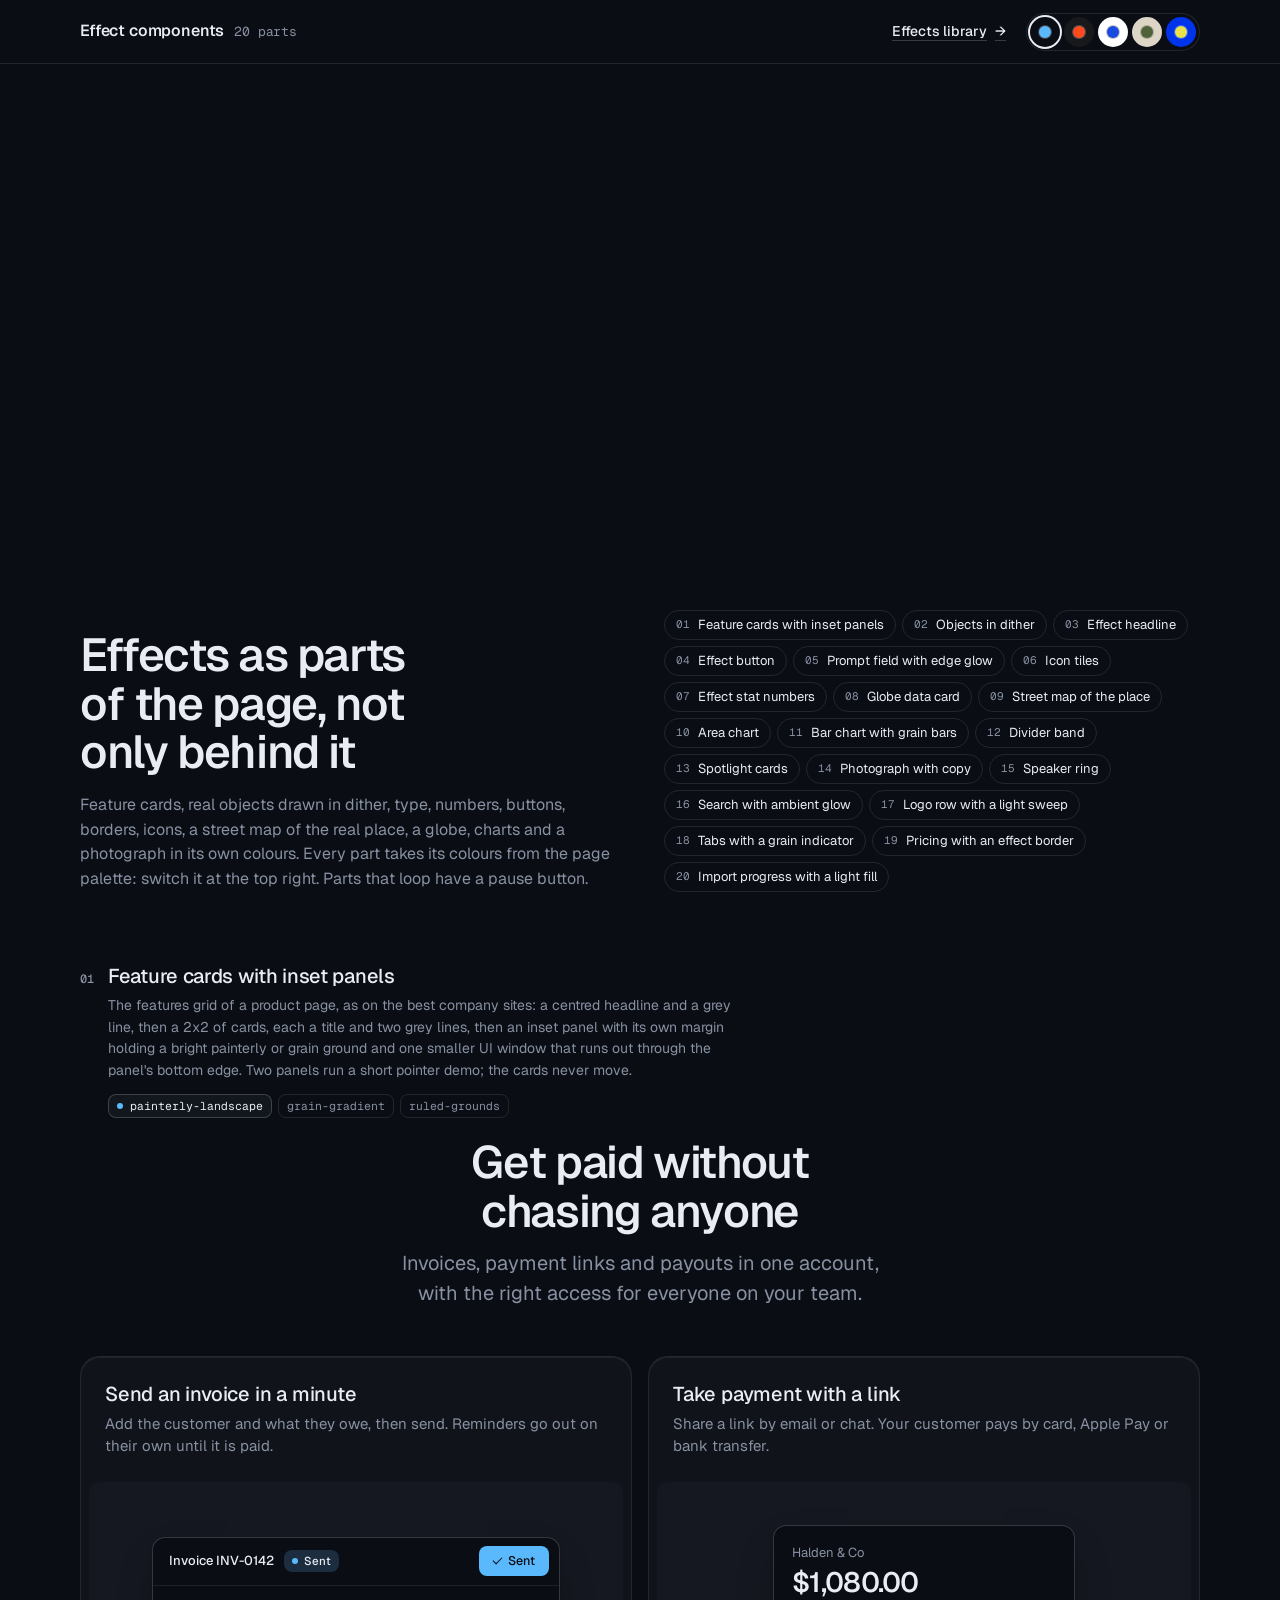
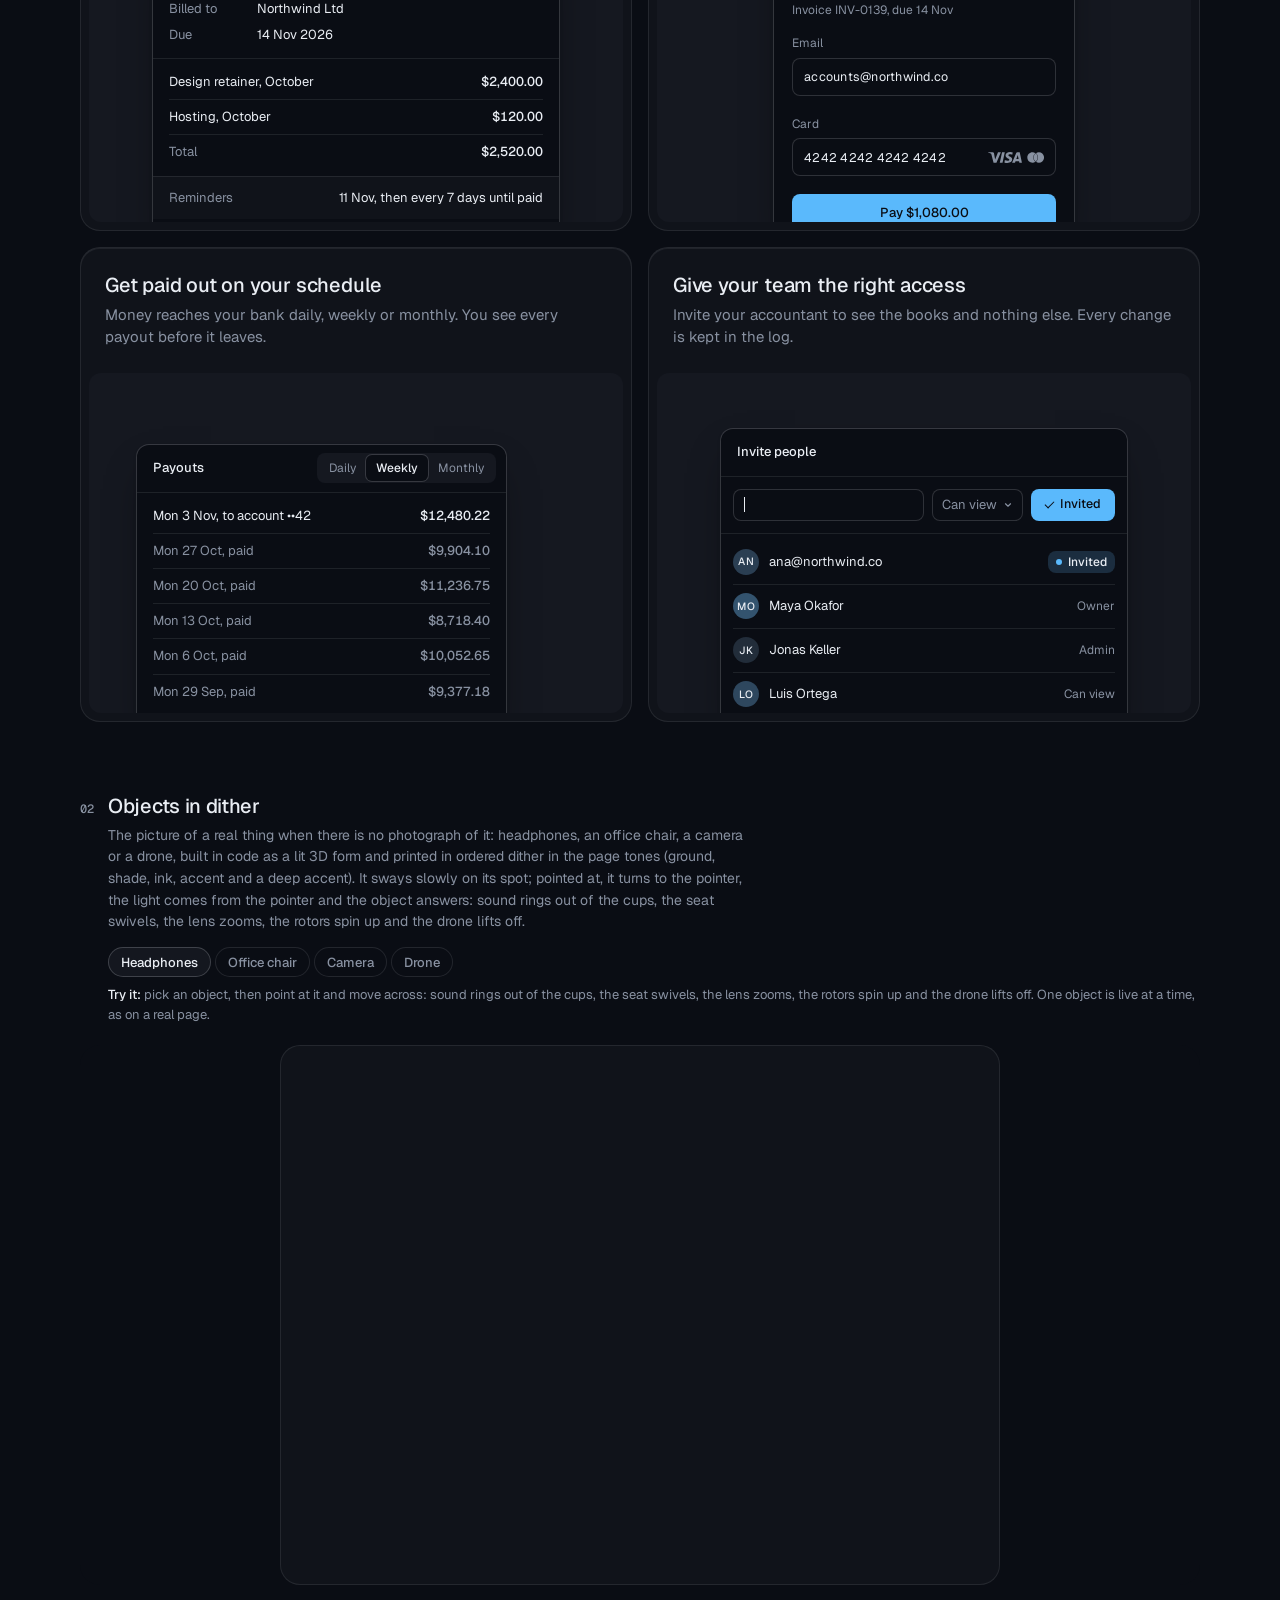
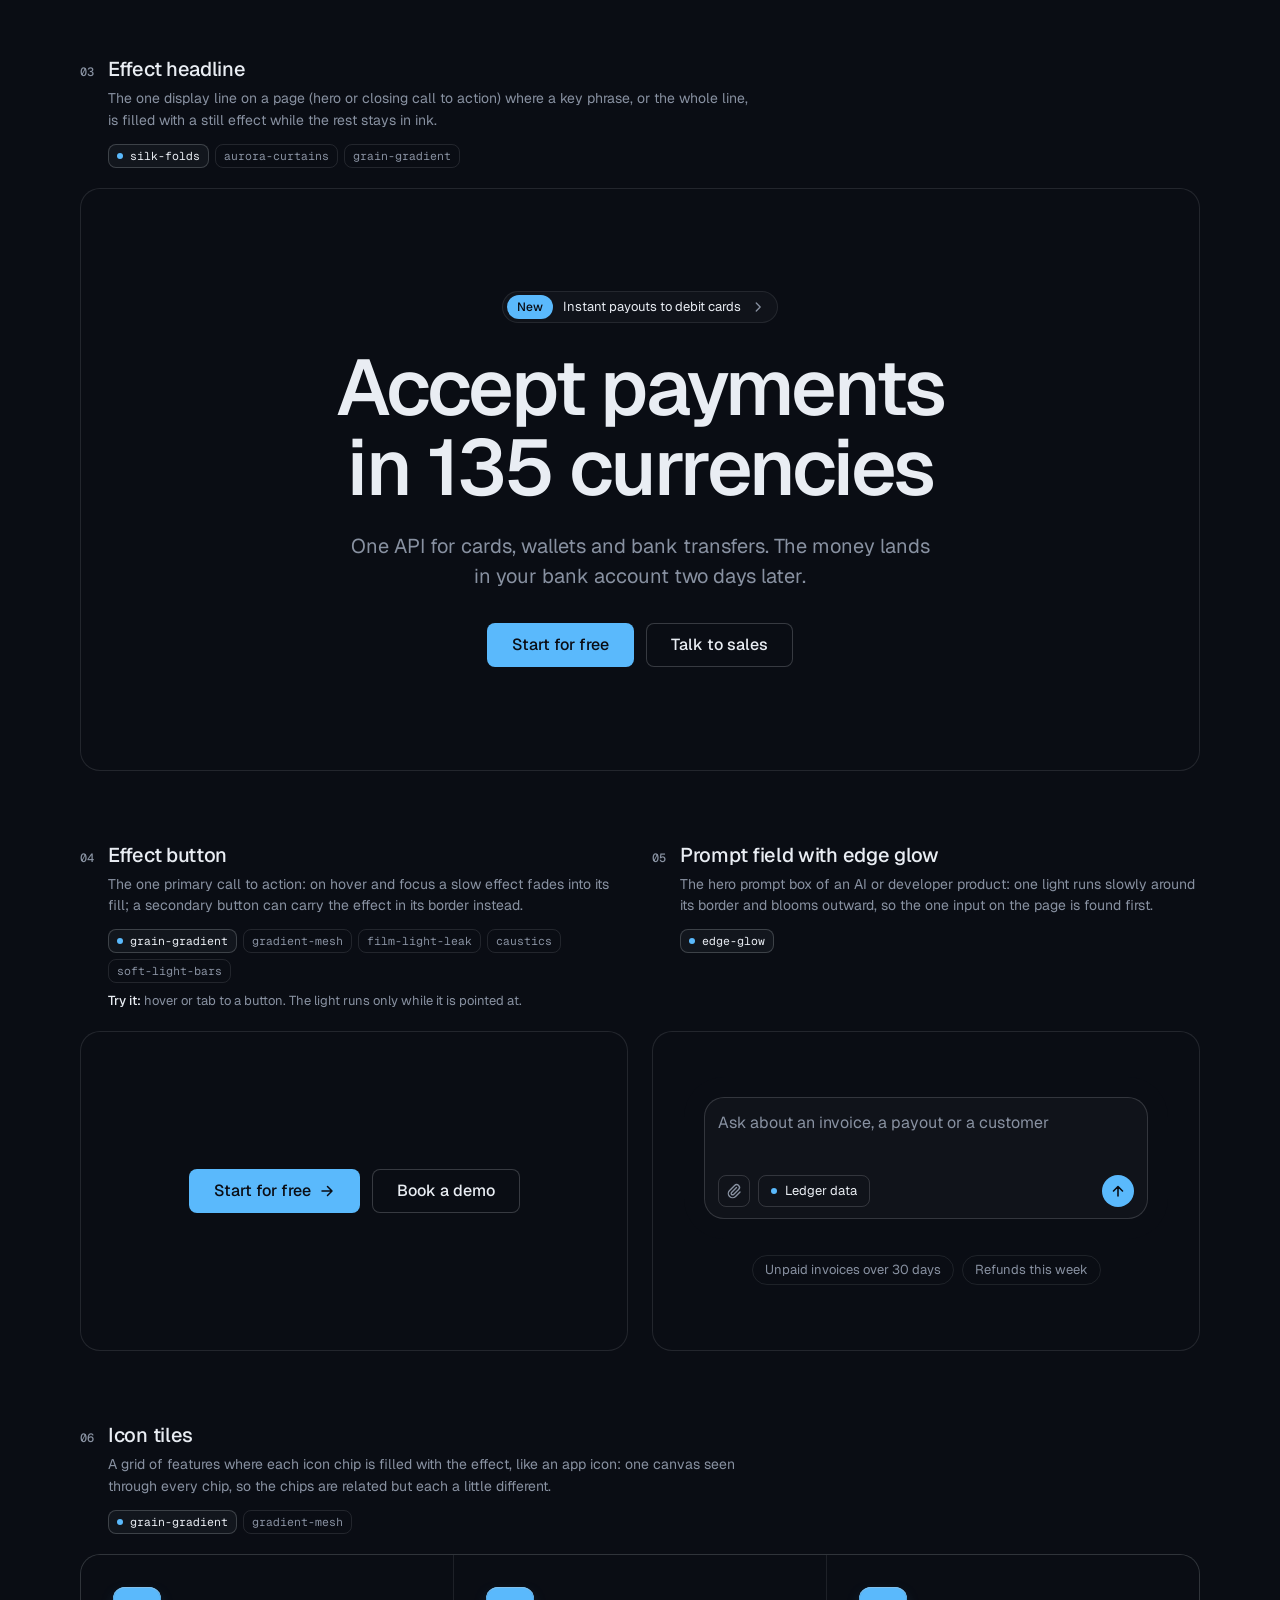
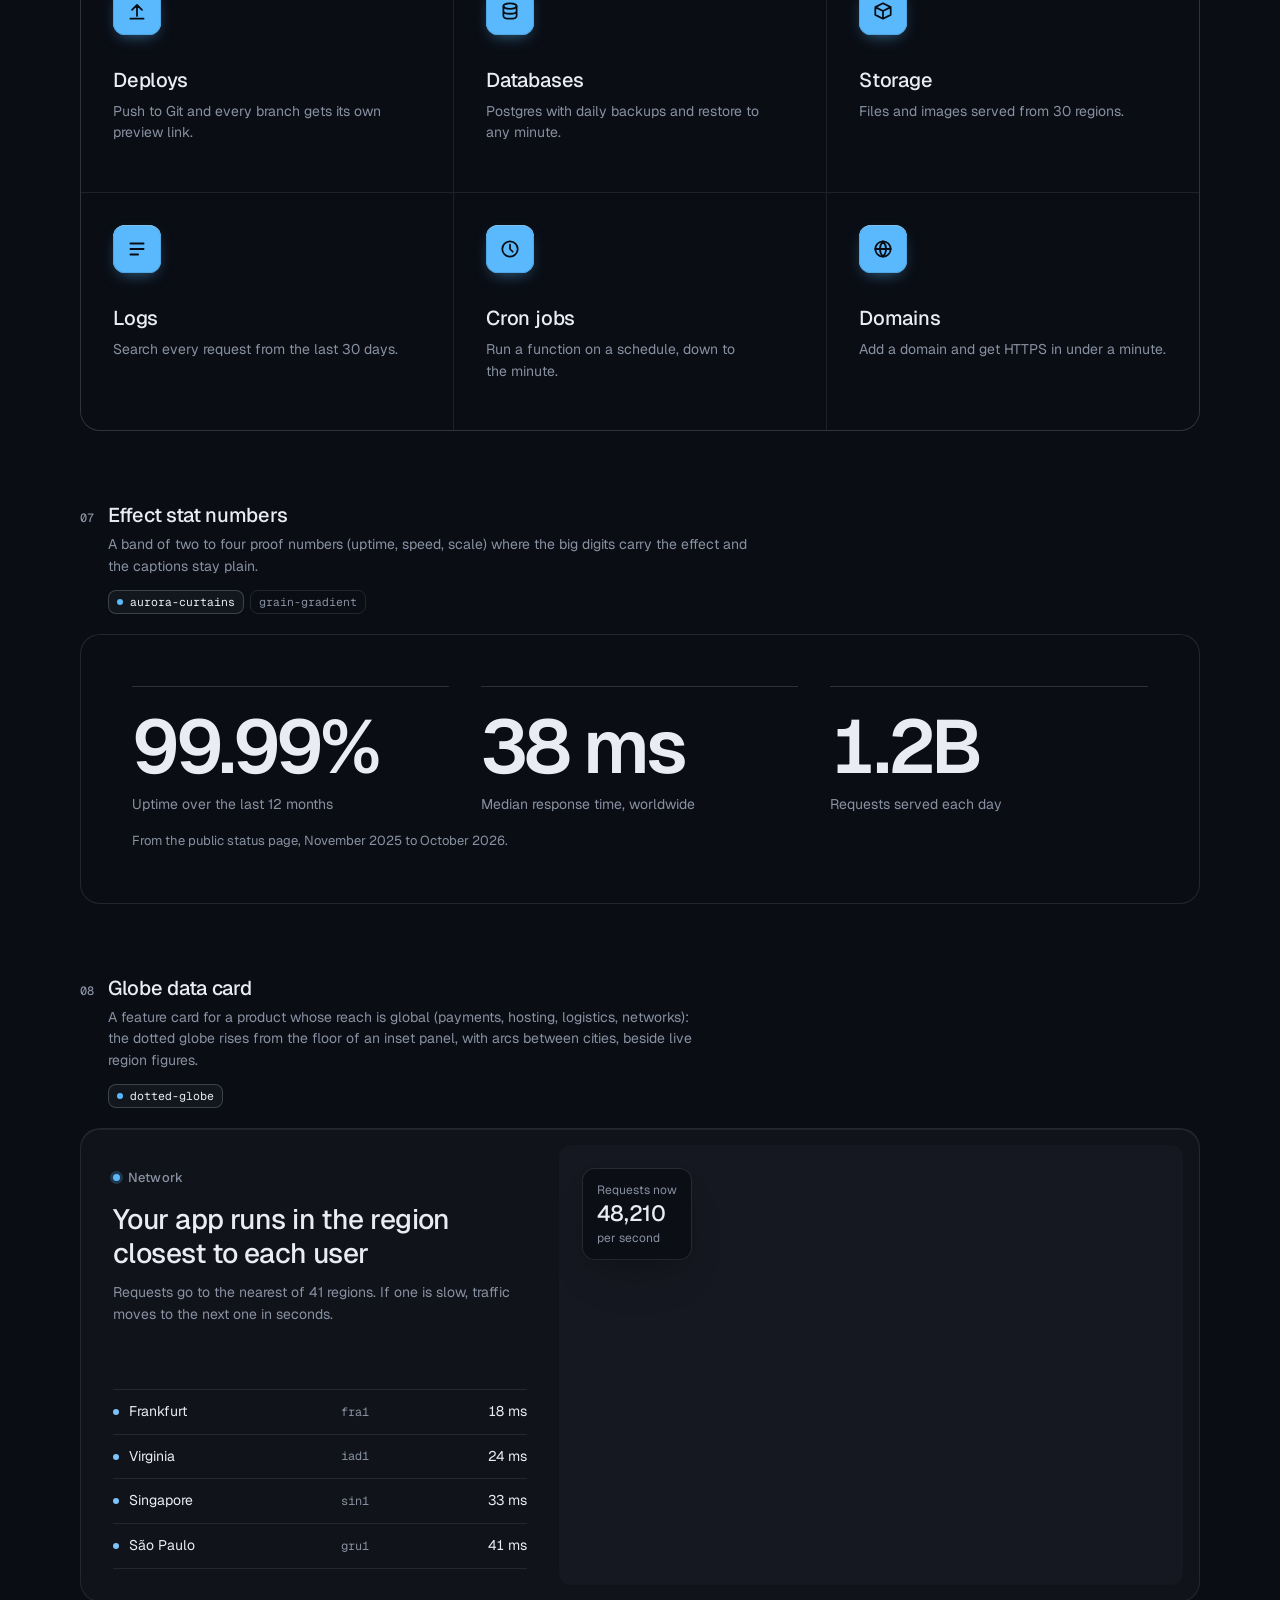
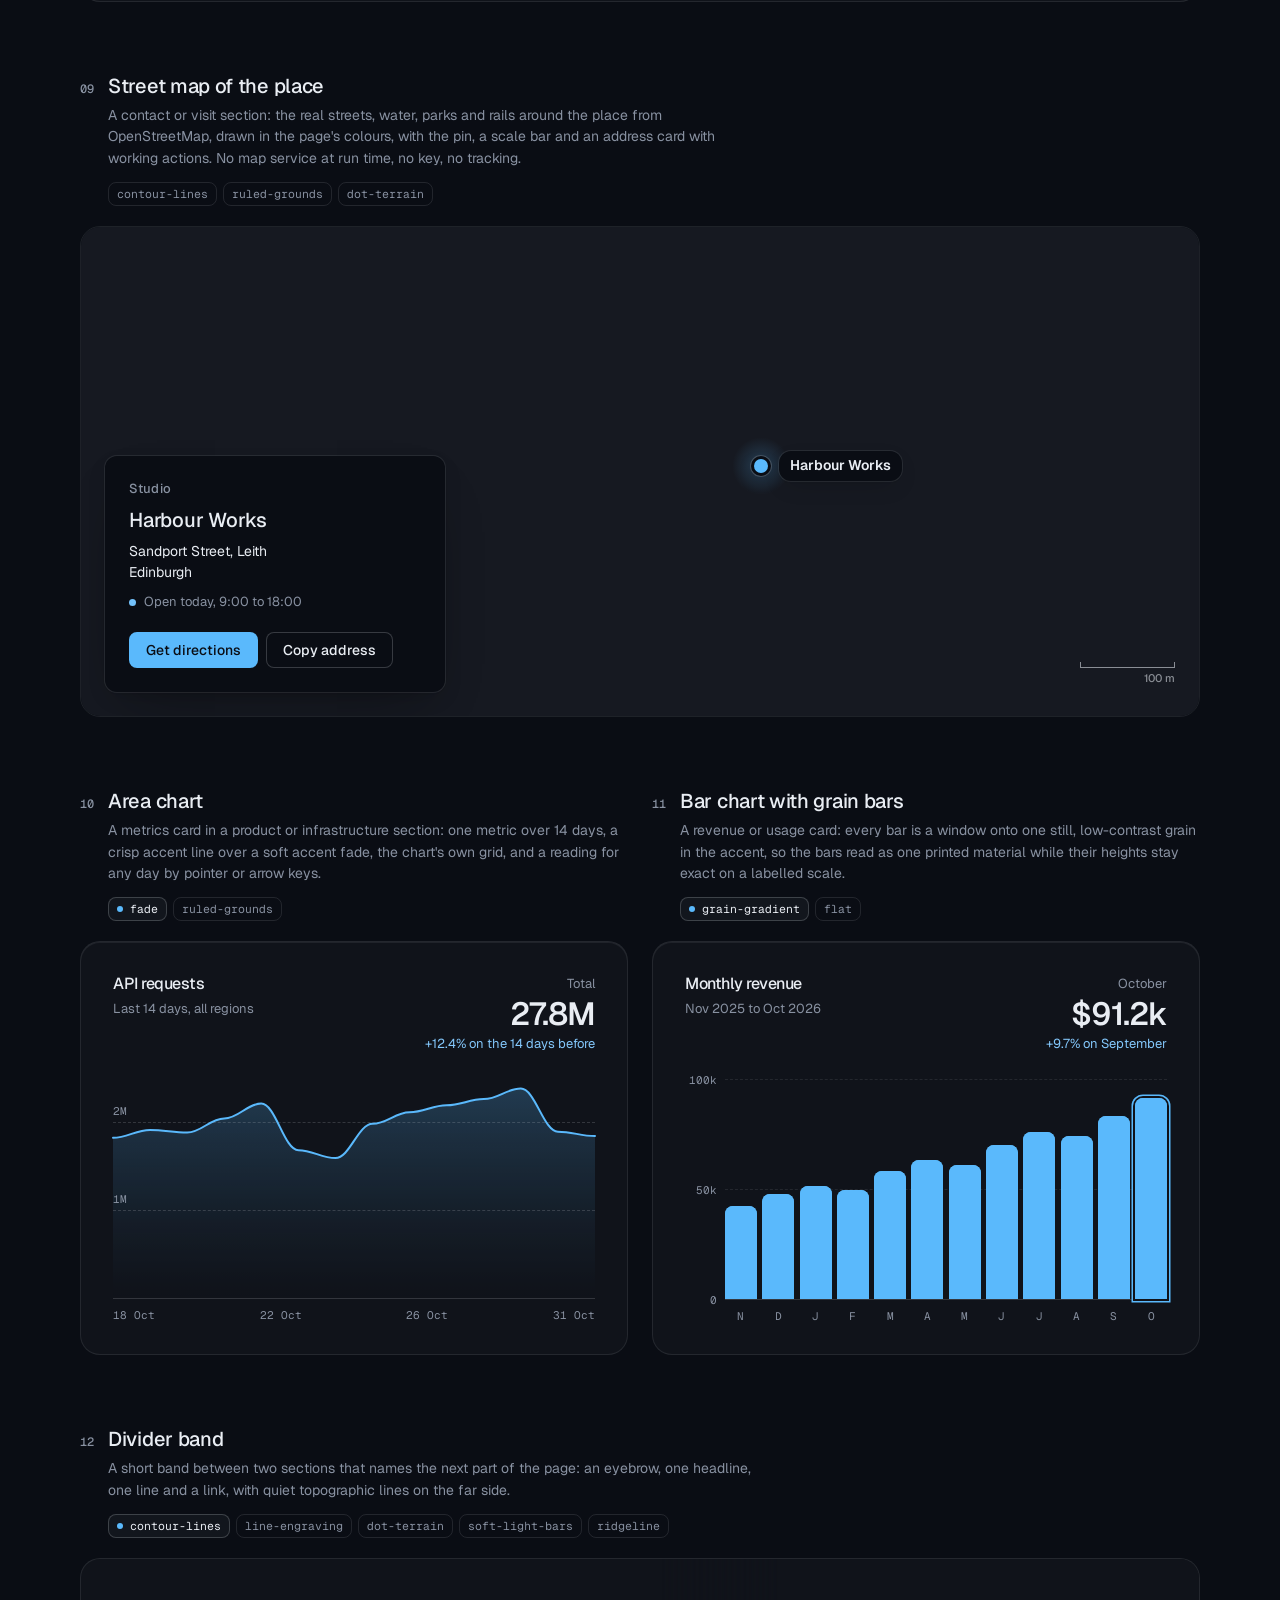
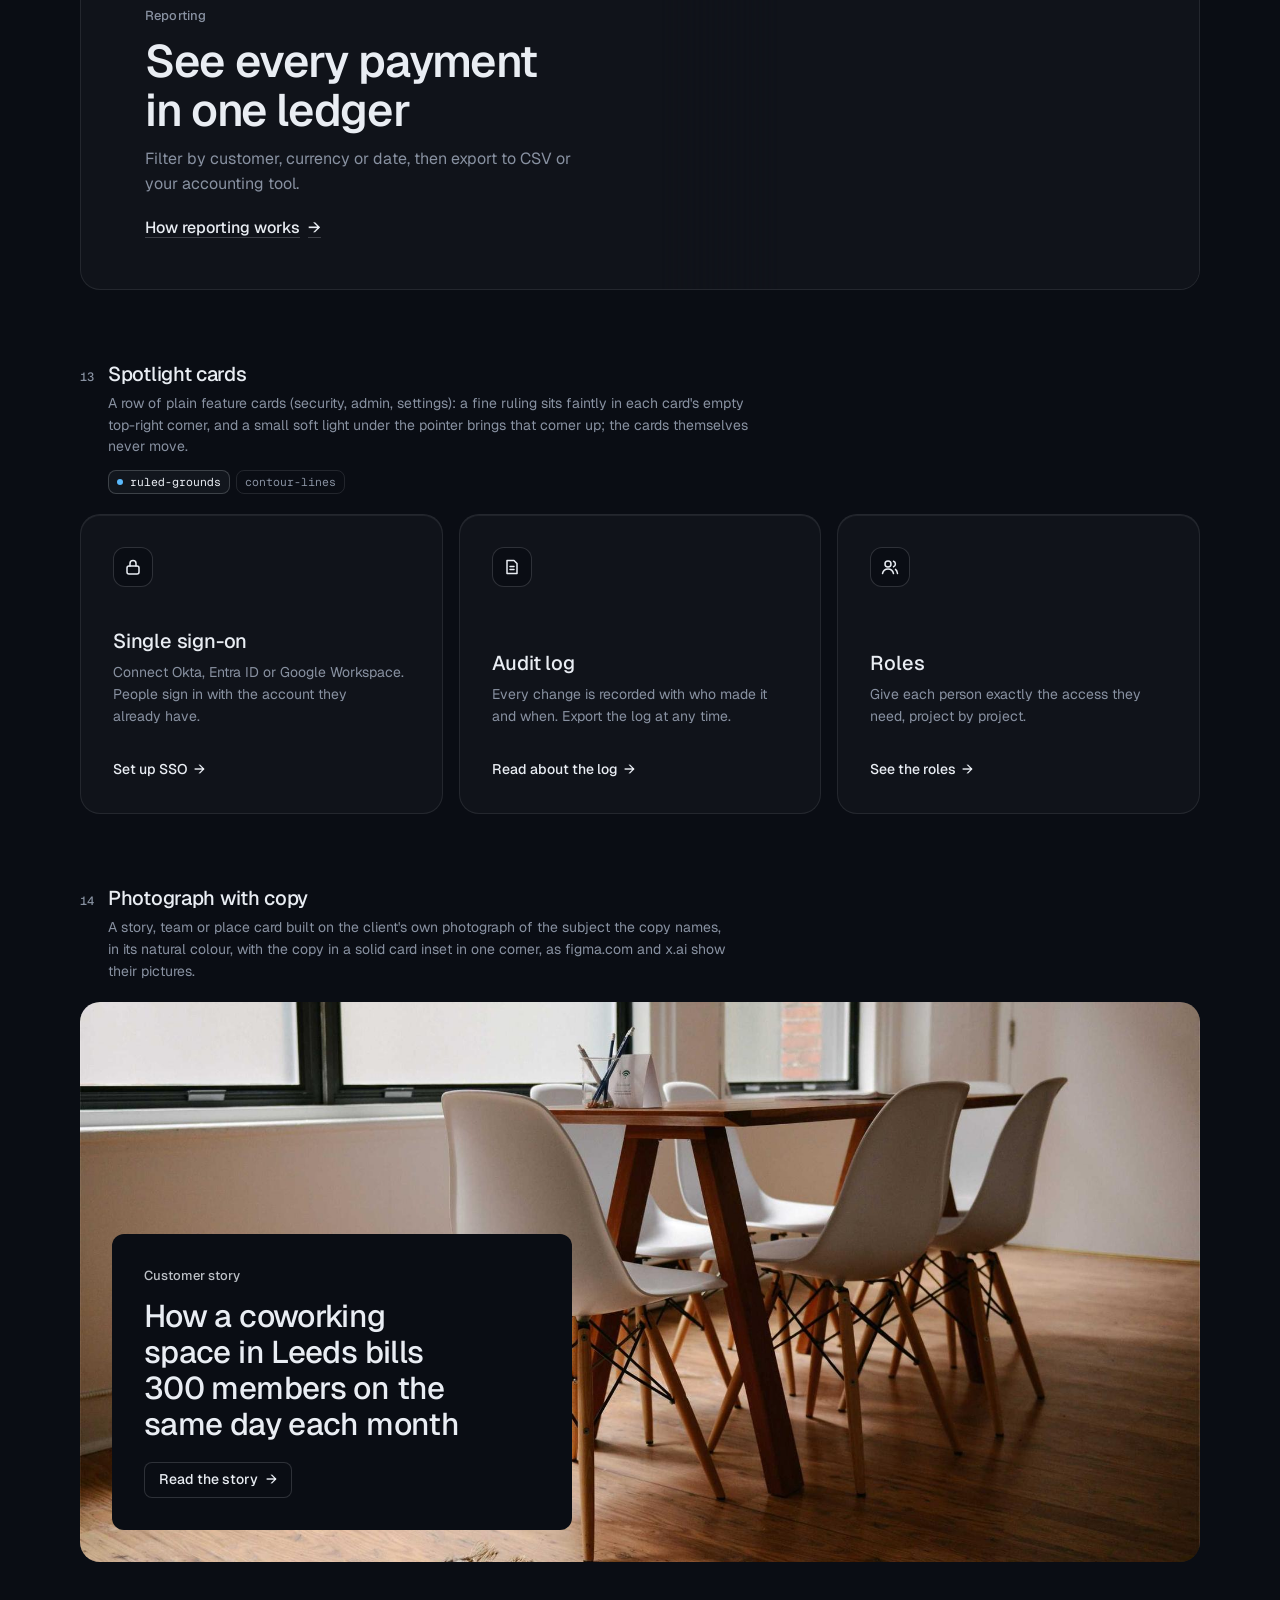
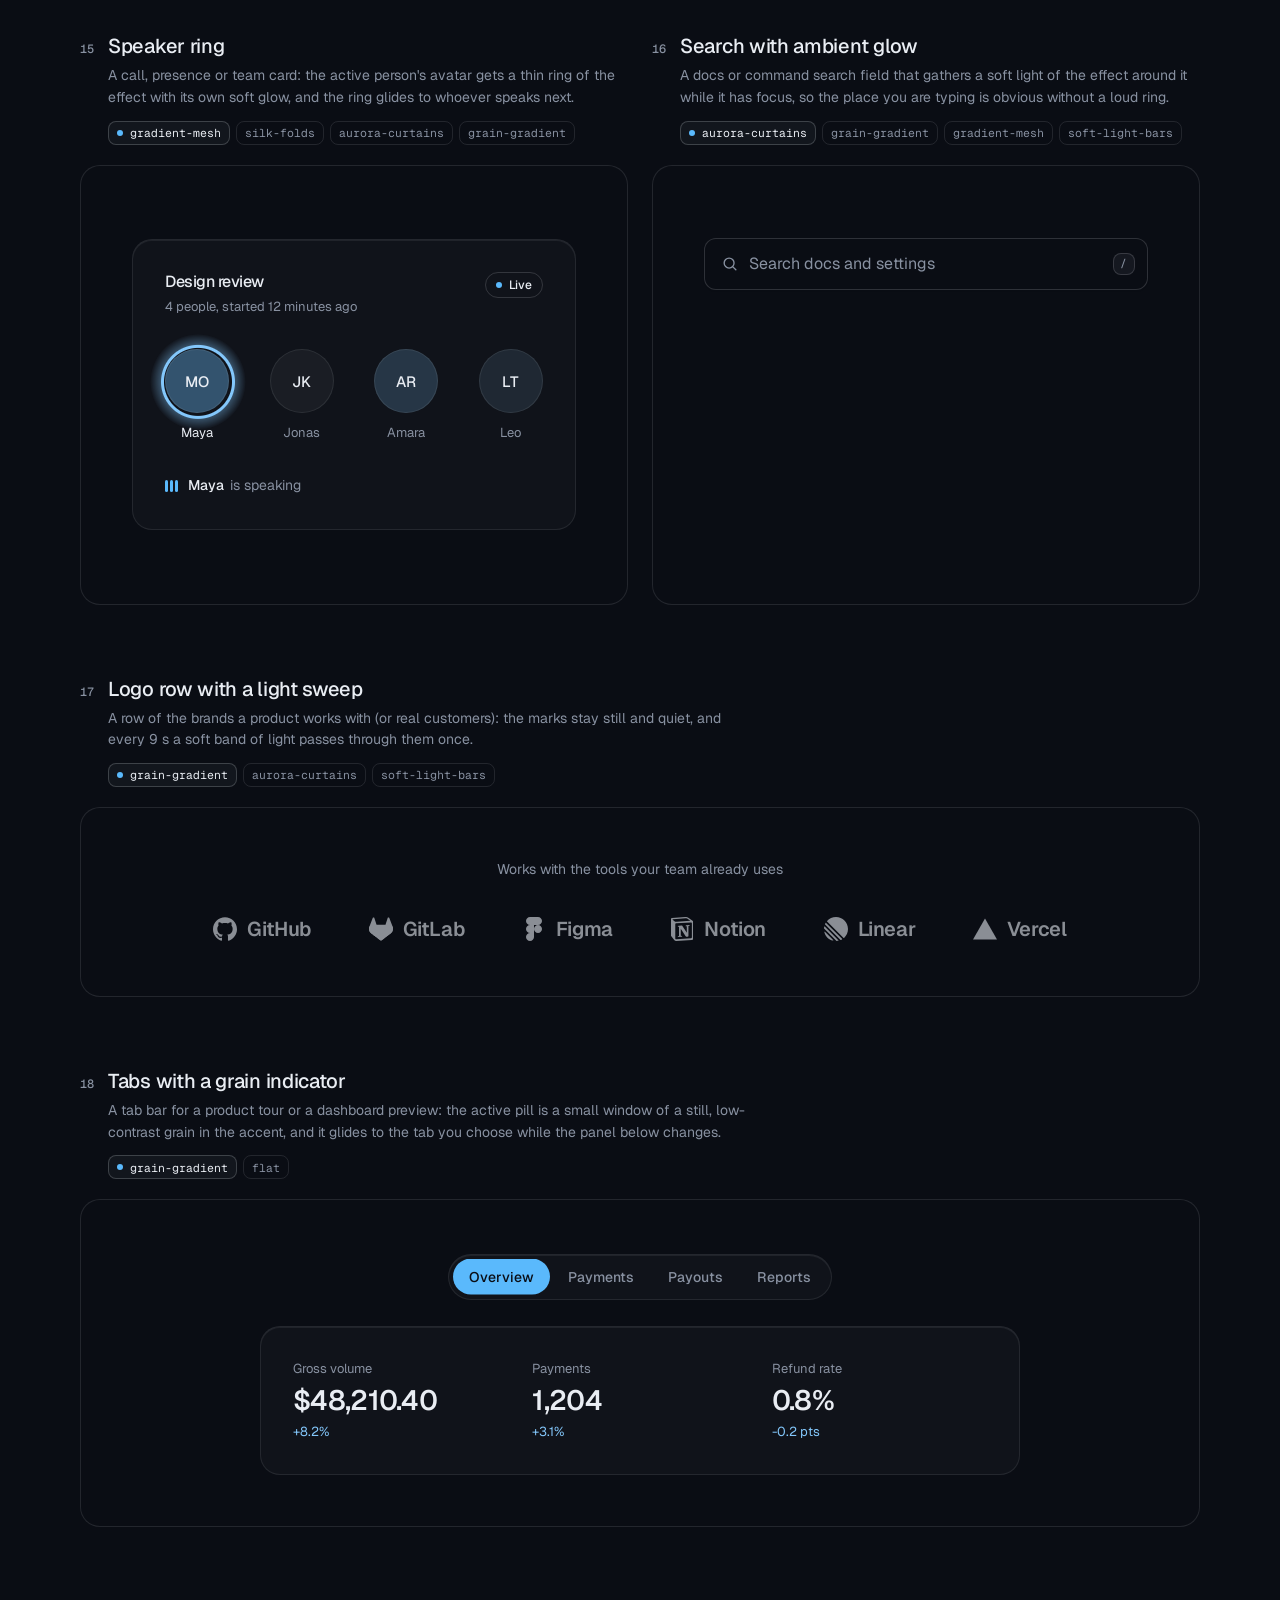
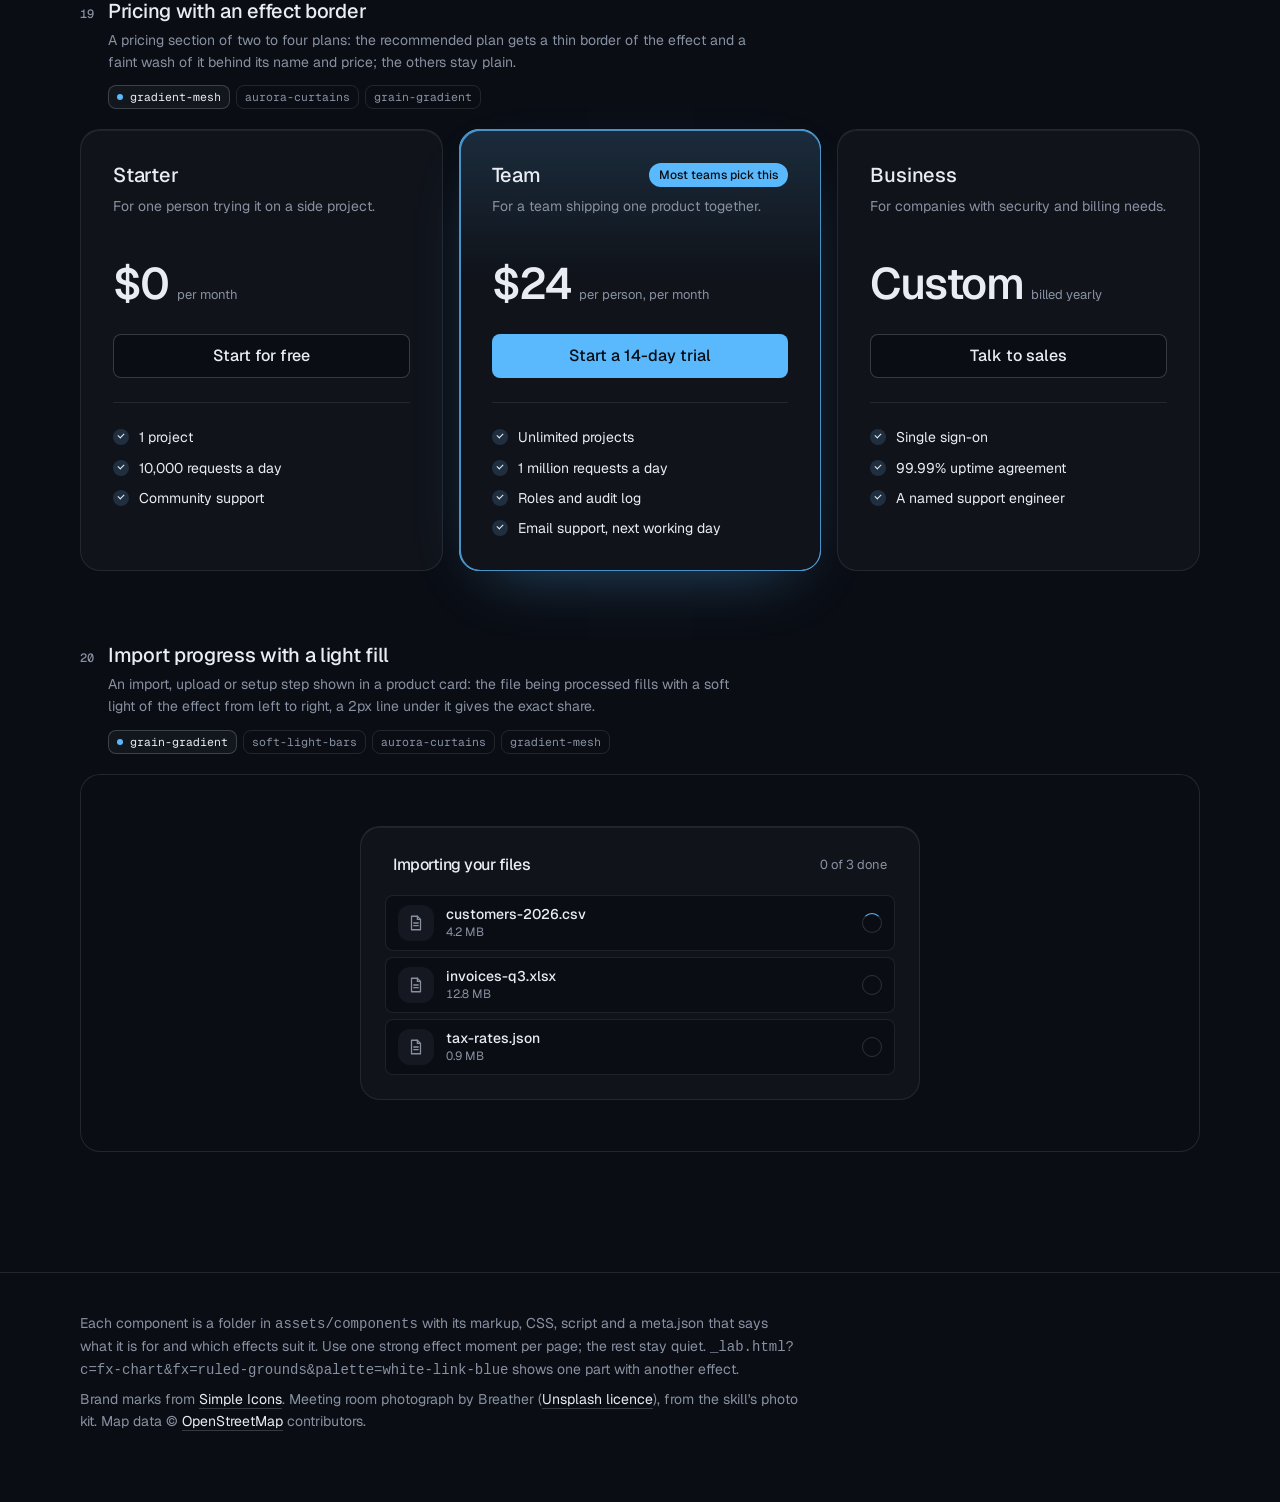
<file: skills/design-taste-frontend/assets/components/index.html>
<!doctype html>
<html lang="en" data-radius="soft">
<head>
<script>window.__tpGlMax = 16;   /* a gallery shows many live effects at once; a page of a site keeps the default 4 (fx.js) */</script>
<meta charset="utf-8">
<meta name="viewport" content="width=device-width, initial-scale=1">
<title>Effect components</title>
<link rel="preconnect" href="https://fonts.googleapis.com">
<link rel="preconnect" href="https://fonts.gstatic.com" crossorigin>
<link href="https://fonts.googleapis.com/css2?family=Geist:wght@100..900&family=Geist+Mono:wght@400..600&display=swap" rel="stylesheet">
<link rel="stylesheet" href="../system.css">
<link rel="stylesheet" href="./base.css">
<style>
  :root {
    --font-display: "Geist", system-ui, sans-serif;
    --font-text: "Geist", system-ui, sans-serif;
    --font-mono: "Geist Mono", ui-monospace, monospace;
    --display-weight: 560;
    --display-tracking: -0.03em;
    --container: 1200px;
  }
  body { min-height: 100vh; }
  .top {
    position: sticky; top: 0; z-index: 50; height: 64px; background: var(--bg);
    border-bottom: 1px solid var(--line);
  }
  .top .container { height: 100%; display: flex; align-items: center; justify-content: space-between; gap: 16px; }
  .brand { display: flex; align-items: center; gap: 10px; font-weight: 560; letter-spacing: -0.01em; }
  .brand small { font: 400 13px/1 var(--font-mono); color: var(--muted); }
  .top nav { display: flex; align-items: center; gap: 20px; }
  .top nav a.link { font-size: 14px; }
  .swatches { display: flex; gap: 4px; padding: 3px; border: 1px solid var(--line); border-radius: 999px; background: var(--bg); }
  .swatches button {
    width: 30px; height: 30px; border-radius: 999px; border: 0; padding: 0; cursor: pointer; position: relative;
    background: var(--sw-bg);
  }
  .swatches button::after {
    content: ""; position: absolute; inset: 9px; border-radius: 999px; background: var(--sw-accent);
    box-shadow: 0 0 0 1px color-mix(in oklab, var(--sw-ink) 25%, transparent);
  }
  .swatches button[aria-pressed="true"] { box-shadow: 0 0 0 2px var(--ink); }
  .swatches button:focus-visible { outline-offset: 3px; }

  .intro { padding-block: 64px 40px; display: grid; grid-template-columns: minmax(0, 6fr) minmax(0, 6fr); gap: 48px; align-items: end; }
  .intro h1 { font-size: clamp(34px, 2.2vw + 18px, 52px); line-height: 1.05; max-width: 15ch; }
  .intro p { margin-top: 16px; color: var(--muted); font-size: var(--t-body); line-height: 1.55; max-width: 52ch; }
  .index { display: flex; flex-wrap: wrap; gap: 6px; justify-content: flex-start; }
  @media (max-width: 1023px) { .intro { grid-template-columns: minmax(0, 1fr); gap: 28px; } }
  .index a {
    display: inline-flex; align-items: center; gap: 8px; height: 30px; padding: 0 11px; border-radius: 999px;
    border: 1px solid var(--line); font-size: 13px; color: var(--ink);
    transition: border-color var(--dur) var(--ease), background-color var(--dur) var(--ease);
  }
  .index a span { font-family: var(--font-mono); font-size: 11px; color: var(--muted); }
  .index a:hover { border-color: var(--line-strong); background: color-mix(in oklab, var(--ink) 4%, var(--bg)); }

  /* every part spans two rows of the list (its notes, its stage) as a subgrid, so the two parts of a
     half-width pair share one notes height and one stage height: their stages start and end level */
  .list { display: grid; grid-template-columns: repeat(2, minmax(0, 1fr)); column-gap: 24px; row-gap: 0; padding-bottom: 120px; }
  .sc { grid-column: 1 / -1; grid-row: span 2; display: grid; grid-template-rows: subgrid; row-gap: 20px; min-width: 0; scroll-margin-top: 88px; padding-top: 72px; }
  .sc:first-child { padding-top: 0; }
  .sc.is-half { grid-column: auto; }
  .sc.is-half .sc__stage:not(.is-center) { display: grid; }
  .sc__meta { display: grid; grid-template-columns: auto 1fr; column-gap: 14px; row-gap: 6px; align-items: baseline; align-content: start; }
  .sc__note { grid-column: 2; margin: 2px 0 0; font-size: 13px; color: var(--muted); }
  .sc__note::before { content: "Try it: "; color: var(--ink); font-weight: 500; }
  .sc__no { font: 500 12px/1 var(--font-mono); color: var(--muted); padding-top: 2px; }
  .sc__name { font: 500 20px/1.25 var(--font-text); letter-spacing: -0.015em; margin: 0; }
  .sc__for { grid-column: 2; color: var(--muted); font-size: 14px; line-height: 1.55; max-width: 72ch; margin: 0; }
  .sc__fx { grid-column: 2; display: flex; flex-wrap: wrap; gap: 6px; margin-top: 6px; }
  .sc__fx li {
    font: 400 11.5px/1 var(--font-mono); color: var(--muted); height: 24px; display: inline-flex; align-items: center;
    padding: 0 8px; border-radius: var(--r-sm); border: 1px solid var(--line);
  }
  .sc__fx li.is-on { color: var(--ink); border-color: var(--line-strong); background: color-mix(in oklab, var(--ink) 5%, var(--bg)); }
  .sc__fx li.is-on::before { content: ""; width: 6px; height: 6px; border-radius: 99px; background: var(--accent); margin-right: 7px; }
  .sc__stage {
    position: relative; min-width: 0; border: 1px solid var(--line); border-radius: var(--r-lg);
    padding: clamp(20px, 4vw, 56px); background: var(--bg);
  }
  .sc__stage.is-tall { padding-block: clamp(56px, 8vw, 120px); }
  .sc__stage.is-flush { padding: 0; border: 0; }
  .sc__stage.is-center { display: grid; place-items: center; min-height: 320px; }
  /* one object, at a size a page would give it */
  #fx-dither-object .sc__stage { display: grid; justify-items: center; }
  #fx-dither-object .cx-obj { width: min(100%, 720px); }
  .sc__pick { grid-column: 2; display: flex; flex-wrap: wrap; gap: 4px; margin-top: 8px; }
  .sc__pick button {
    height: 30px; padding: 0 12px; border-radius: 999px; border: 1px solid var(--line); background: var(--bg);
    font: 500 13px/1 var(--font-text); color: var(--muted); cursor: pointer;
  }
  .sc__pick button:hover { color: var(--ink); border-color: var(--line-strong); }
  .sc__pick button[aria-pressed="true"] { color: var(--ink); border-color: var(--line-strong); background: color-mix(in oklab, var(--ink) 6%, var(--bg)); }
  /* the search list opens below its field: leave it room inside the frame */
  #fx-search .sc__stage { min-height: 440px; place-items: start center; padding-top: 72px; }
  .sc__stage:empty::after { content: "Loading"; color: var(--muted); font-size: 13px; }

  .foot { border-top: 1px solid var(--line); padding: 40px 0 64px; color: var(--muted); font-size: 14px; }
  .foot p { max-width: 80ch; margin: 0 0 8px; }
  .foot a { color: var(--ink); text-decoration: underline; text-decoration-color: var(--line-strong); text-underline-offset: 4px; }

  @media (max-width: 899px) {
    .list { grid-template-columns: minmax(0, 1fr); }
    .sc.is-half { grid-column: 1 / -1; }
    .top nav a.link { display: none; }
  }
  @media (max-width: 639px) {
    .intro { padding-block: 48px 32px; }
    .sc { padding-top: 48px; }
    .sc__meta { grid-template-columns: 1fr; }
    .sc__no { display: none; }
    .sc__for, .sc__fx, .sc__note, .sc__pick { grid-column: 1; }
    .sc__stage.is-center { min-height: 240px; }
    .brand small { display: none; }
  }
</style>
</head>
<body>
<header class="top">
  <div class="container">
    <div class="brand">Effect components <small id="count"></small></div>
    <nav aria-label="Palette and links">
      <a class="link" href="../effects/gallery.html">Effects library</a>
      <div class="swatches" id="swatches" role="group" aria-label="Page palette"></div>
    </nav>
  </div>
</header>

<main>
  <section class="intro container">
    <div>
      <h1>Effects as parts of the page, not only behind it</h1>
      <p id="lede">Feature cards, real objects drawn in dither, type, numbers, buttons, borders, icons, a street map of the real place, a globe, charts and a photograph in its own colours. Every part takes its colours from the page palette: switch it at the top right. Parts that loop have a pause button.</p>
    </div>
    <nav class="index" id="index" aria-label="Components"></nav>
  </section>
  <div class="container list" id="list"></div>
</main>

<footer class="foot">
  <div class="container">
    <p>Each component is a folder in <code>assets/components</code> with its markup, CSS, script and a meta.json that says what it is for and which effects suit it. Use one strong effect moment per page; the rest stay quiet. <code>_lab.html?c=fx-chart&amp;fx=ruled-grounds&amp;palette=white-link-blue</code> shows one part with another effect.</p>
    <p>Brand marks from <a href="https://simpleicons.org/">Simple Icons</a>. Meeting room photograph by Breather (<a href="https://unsplash.com/photos/DEdM9Vs6s8w">Unsplash licence</a>), from the skill's photo kit. Map data © <a href="https://www.openstreetmap.org/copyright">OpenStreetMap</a> contributors.</p>
  </div>
</footer>

<script type="module">
  import fx from '../effects/fx.js';

  // component id, layout and stage style, in page order
  const COMPONENTS = [
    { id: 'fx-feature-card', stage: 'is-flush' },
    { id: 'fx-dither-object', stage: 'is-flush', note: 'pick an object, then point at it and move across: sound rings out of the cups, the seat swivels, the lens zooms, the rotors spin up and the drone lifts off. One object is live at a time, as on a real page.' },
    { id: 'fx-headline', stage: 'is-tall' },
    { id: 'fx-button', half: true, stage: 'is-center', note: 'hover or tab to a button. The light runs only while it is pointed at.' },
    { id: 'fx-prompt', half: true, stage: 'is-center' },
    { id: 'fx-icon-tiles', stage: 'is-flush' },
    { id: 'fx-stat' },
    { id: 'fx-globe', stage: 'is-flush' },
    { id: 'fx-map', stage: 'is-flush' },
    { id: 'fx-chart', half: true, stage: 'is-flush' },
    { id: 'fx-bars', half: true, stage: 'is-flush' },
    { id: 'fx-band', stage: 'is-flush' },
    { id: 'fx-spotlight', stage: 'is-flush' },
    { id: 'fx-photo', stage: 'is-flush' },
    { id: 'fx-avatar', half: true, stage: 'is-center' },
    { id: 'fx-search', half: true, stage: 'is-center' },
    { id: 'fx-logos' },
    { id: 'fx-tabs' },
    { id: 'fx-pricing', stage: 'is-flush' },
    { id: 'fx-progress', stage: 'is-center' },
  ];

  const PALETTES = [
    { id: 'blue-black-cornflower', name: 'Night, cornflower', bg: '#0a0d14', surface: '#131824', ink: '#e9edf3', muted: '#8891a1', accent: '#5ab9fc', accentInk: '#0a0d14' },
    { id: 'graphite-safety-orange', name: 'Graphite, orange', bg: '#18191b', surface: '#222427', ink: '#eff0f1', muted: '#9c9ea3', accent: '#ff4a1f', accentInk: '#18191b' },
    { id: 'white-link-blue', name: 'White, blue', bg: '#ffffff', surface: '#f4f4f4', ink: '#111111', muted: '#6b6b6b', accent: '#1a4be0', accentInk: '#ffffff' },
    { id: 'moss-sand', name: 'Sand, moss', bg: '#ddd6c6', surface: '#d2cab8', ink: '#2a2a26', muted: '#59574e', accent: '#4f6238', accentInk: '#ffffff' },
    { id: 'cobalt-field', name: 'Cobalt field', bg: '#0034eb', surface: '#002fd6', ink: '#ffffff', muted: '#dfe4f2', accent: '#e9e34a', accentInk: '#111111' },
  ];

  const q = new URLSearchParams(location.search);
  if (q.has('time')) fx.setClock(+q.get('time'));
  if (q.has('fallback')) fx.config.forceFallback = true;
  const only = q.get('only') ? q.get('only').split(',') : null;
  const list = document.getElementById('list');
  const index = document.getElementById('index');
  const swatches = document.getElementById('swatches');

  /*
    The budget: a laptop's integrated GPU shares its memory with everything else, so this page never
    holds more than 4 live WebGL contexts. A part is started when it comes near the viewport and
    destroyed when it leaves it; still parts draw once and free their context; fx.js frees any idle
    off-screen context past 4. liveGL() counts the contexts that are open right now.
  */
  fx.config.maxLive = 4;
  const contexts = new Set();
  let peakGL = 0;
  const getContext = HTMLCanvasElement.prototype.getContext;
  HTMLCanvasElement.prototype.getContext = function (type, ...rest) {
    const c = getContext.call(this, type, ...rest);
    if (c && /webgl/i.test(type) && !contexts.has(c)) { contexts.add(c); peakGL = Math.max(peakGL, liveGL()); }
    return c;
  };
  function liveGL() {
    for (const c of contexts) if (c.isContextLost()) contexts.delete(c);
    return contexts.size;
  }

  // the dither object: one live at a time, switched here (a real page shows one object)
  const OBJECTS = {
    headphones: ['Headphones', 'Over-ear, wireless'],
    chair: ['Office chair', 'Swivel seat on five castors'],
    camera: ['Camera', 'Mirrorless, with a zoom lens'],
    drone: ['Drone', 'Four rotors and a camera'],
  };
  let object = OBJECTS[q.get('object')] ? q.get('object') : 'headphones';
  // print (ordered dither, the default) or studio (a smooth shaded render: no picker until it is anti-aliased; ?render=studio)
  let render = q.get('render') === 'studio' ? 'studio' : 'print';

  function applyPalette(p) {
    const c = fx.color;
    const action = c.contrast(p.accent, p.bg) >= 2.2 ? p.accent : p.ink;
    const actionInk = action === p.accent ? p.accentInk : p.bg;
    const s = document.documentElement.style;
    const set = (k, v) => s.setProperty(k, v);
    set('--p-bg', p.bg); set('--p-surface', p.surface); set('--p-ink', p.ink); set('--p-muted', p.muted);
    set('--p-accent', p.accent); set('--p-accent-ink', p.accentInk); set('--p-action', action); set('--p-action-ink', actionInk);
    document.documentElement.style.colorScheme = c.isDark(p.bg) ? 'dark' : 'light';
    for (const b of swatches.children) b.setAttribute('aria-pressed', String(b.dataset.id === p.id));
  }

  async function load(entry) {
    const base = `./${entry.id}/`;
    const [meta, html, mod] = await Promise.all([
      fetch(base + 'meta.json').then(r => (r.ok ? r.json() : null)),
      fetch(base + 'component.html').then(r => (r.ok ? r.text() : null)),
      import(base + 'component.js').catch(err => { console.warn(entry.id, err); return null; }),
    ]).catch(() => [null, null, null]);
    if (!meta || !html || !mod) return null;
    const link = document.createElement('link');
    link.rel = 'stylesheet';
    link.href = base + 'component.css';
    document.head.append(link);
    await new Promise(r => { link.onload = link.onerror = r; });
    return { ...entry, meta, html, mod };
  }

  function section(e, n) {
    const s = document.createElement('section');
    s.className = 'sc' + (e.half ? ' is-half' : '');
    s.id = e.id;
    const fxList = (e.meta.effects || []).map(id => `<li class="${id === e.meta.default ? 'is-on' : ''}">${id}</li>`).join('');
    const pick = e.id === 'fx-dither-object'
      ? `<div class="sc__pick" role="group" aria-label="Object">${Object.keys(OBJECTS).map(k => `<button type="button" data-object="${k}" aria-pressed="${k === object}">${OBJECTS[k][0]}</button>`).join('')}</div>`
      : '';
    s.innerHTML = `
      <div class="sc__meta">
        <span class="sc__no">${String(n).padStart(2, '0')}</span>
        <h2 class="sc__name">${e.meta.name}</h2>
        <p class="sc__for">${e.meta.for}</p>
        ${fxList ? `<ul class="sc__fx" aria-label="Effects that suit it">${fxList}</ul>` : ''}
        ${pick}
        ${e.note ? `<p class="sc__note">${e.note}</p>` : ''}
      </div>
      <div class="sc__stage ${e.stage || ''}"></div>`;
    return s;
  }

  // the markup is placed at once (the page keeps its full height); the scripts run only near the viewport
  function markup(e) {
    const stage = e.section.querySelector('.sc__stage');
    stage.innerHTML = e.html;
    if (e.id === 'fx-dither-object') {
      const fig = stage.querySelector('.cx-obj');
      fig.dataset.cxObject = object;
      if (render === 'studio') fig.dataset.cxRender = 'studio'; else delete fig.dataset.cxRender;
      fig.querySelector('.cx-obj__stage').removeAttribute('aria-label');
    }
    return stage;
  }
  function start(e) {
    if (e.ctrl) return;
    const stage = markup(e);
    try { e.ctrl = e.mod.default(stage.firstElementChild || stage) || { destroy() {} }; } catch (err) { console.error(e.id, err); e.ctrl = { destroy() {} }; }
  }
  function stop(e) {
    if (!e.ctrl) return;
    try { e.ctrl.destroy?.(); } catch (err) { console.warn(e.id, err); }
    fx.unmountAll(e.section);
    e.ctrl = null;
  }

  function setPalette(p, entries) {
    entries.forEach(stop);
    applyPalette(p);
    try { localStorage.setItem('cx-palette', p.id); } catch (_) {}
    requestAnimationFrame(() => entries.forEach(e => (e.near ? start(e) : markup(e))));
  }

  let saved = null;
  try { saved = localStorage.getItem('cx-palette'); } catch (_) {}
  const first = PALETTES.find(p => p.id === q.get('palette')) || PALETTES.find(p => p.id === saved) || PALETTES[0];
  for (const p of PALETTES) {
    const b = document.createElement('button');
    b.type = 'button';
    b.dataset.id = p.id;
    b.title = p.name;
    b.setAttribute('aria-label', p.name);
    b.style.setProperty('--sw-bg', p.bg);
    b.style.setProperty('--sw-accent', p.accent);
    b.style.setProperty('--sw-ink', p.ink);
    swatches.append(b);
  }
  applyPalette(first);

  const wanted = COMPONENTS.filter(c => !only || only.includes(c.id));
  const entries = (await Promise.all(wanted.map(load))).filter(Boolean);
  document.getElementById('count').textContent = `${entries.length} parts`;
  entries.forEach((e, i) => {
    e.section = section(e, i + 1);
    list.append(e.section);
    markup(e);
    const a = document.createElement('a');
    a.href = '#' + e.id;
    a.innerHTML = `<span>${String(i + 1).padStart(2, '0')}</span>${e.meta.name}`;
    index.append(a);
  });
  await document.fonts.ready;
  const near = new IntersectionObserver(seen => {
    for (const en of seen) {
      const e = entries.find(x => x.section === en.target);
      if (!e) continue;
      e.near = en.isIntersecting;
      if (e.near) start(e); else stop(e);
    }
  }, { rootMargin: '10% 0px' });
  entries.forEach(e => near.observe(e.section));
  setTimeout(() => { document.documentElement.dataset.ready = '1'; }, 1500);

  swatches.addEventListener('click', ev => {
    const b = ev.target.closest('button');
    if (!b) return;
    const p = PALETTES.find(x => x.id === b.dataset.id);
    if (p) setPalette(p, entries);
  });
  list.addEventListener('click', ev => {
    const b = ev.target.closest('[data-object], [data-render]');
    if (!b || !(OBJECTS[b.dataset.object] || b.dataset.render)) return;
    if (b.dataset.render) render = b.dataset.render; else object = b.dataset.object;
    b.parentElement.querySelectorAll('button').forEach(x => x.setAttribute('aria-pressed', String(x === b)));
    const e = entries.find(x => x.id === 'fx-dither-object');
    stop(e);
    if (e.near) start(e); else markup(e);
  });
  window.__cx = {
    entries,
    setPalette: id => setPalette(PALETTES.find(p => p.id === id), entries),
    setObject: k => list.querySelector(`[data-object="${k}"]`)?.click(),
    gl: () => ({ live: liveGL(), peak: peakGL, started: entries.filter(e => e.ctrl).map(e => e.id) }),
  };
</script>

</body>
</html>
</file>
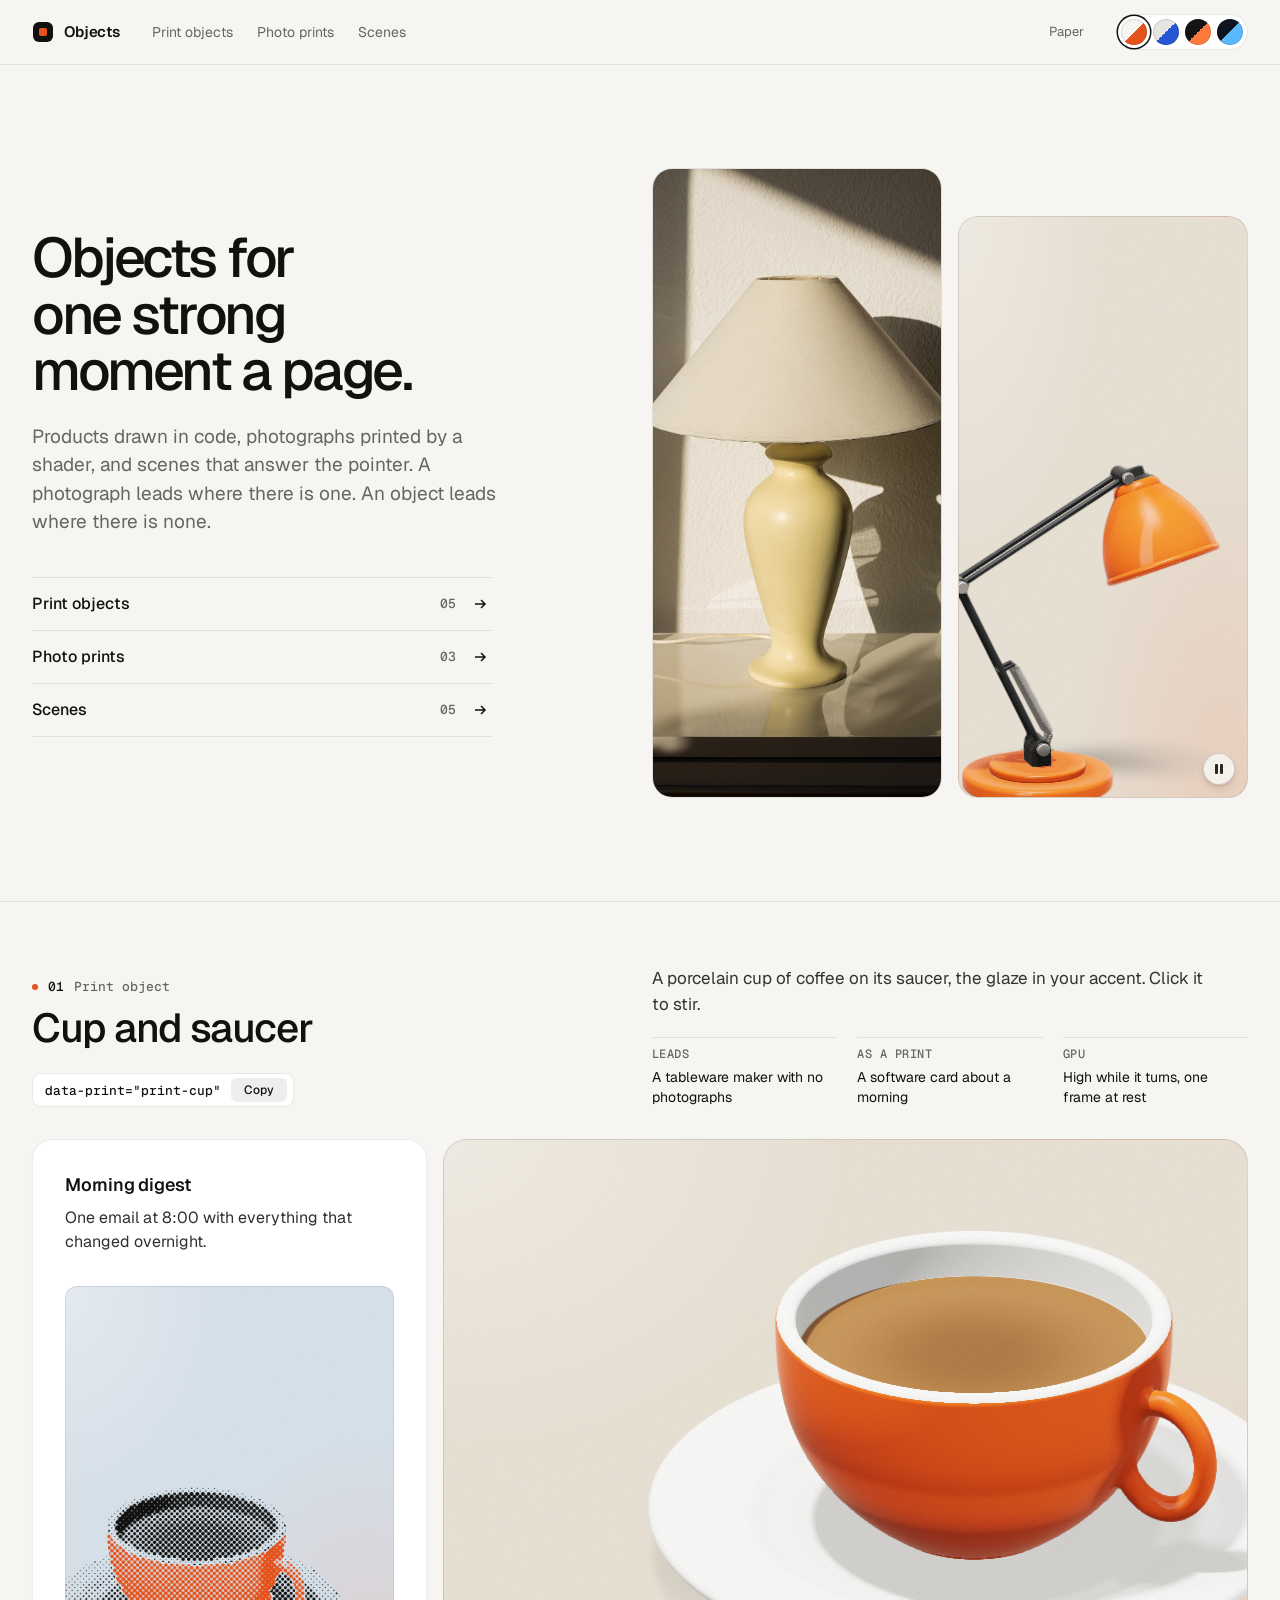
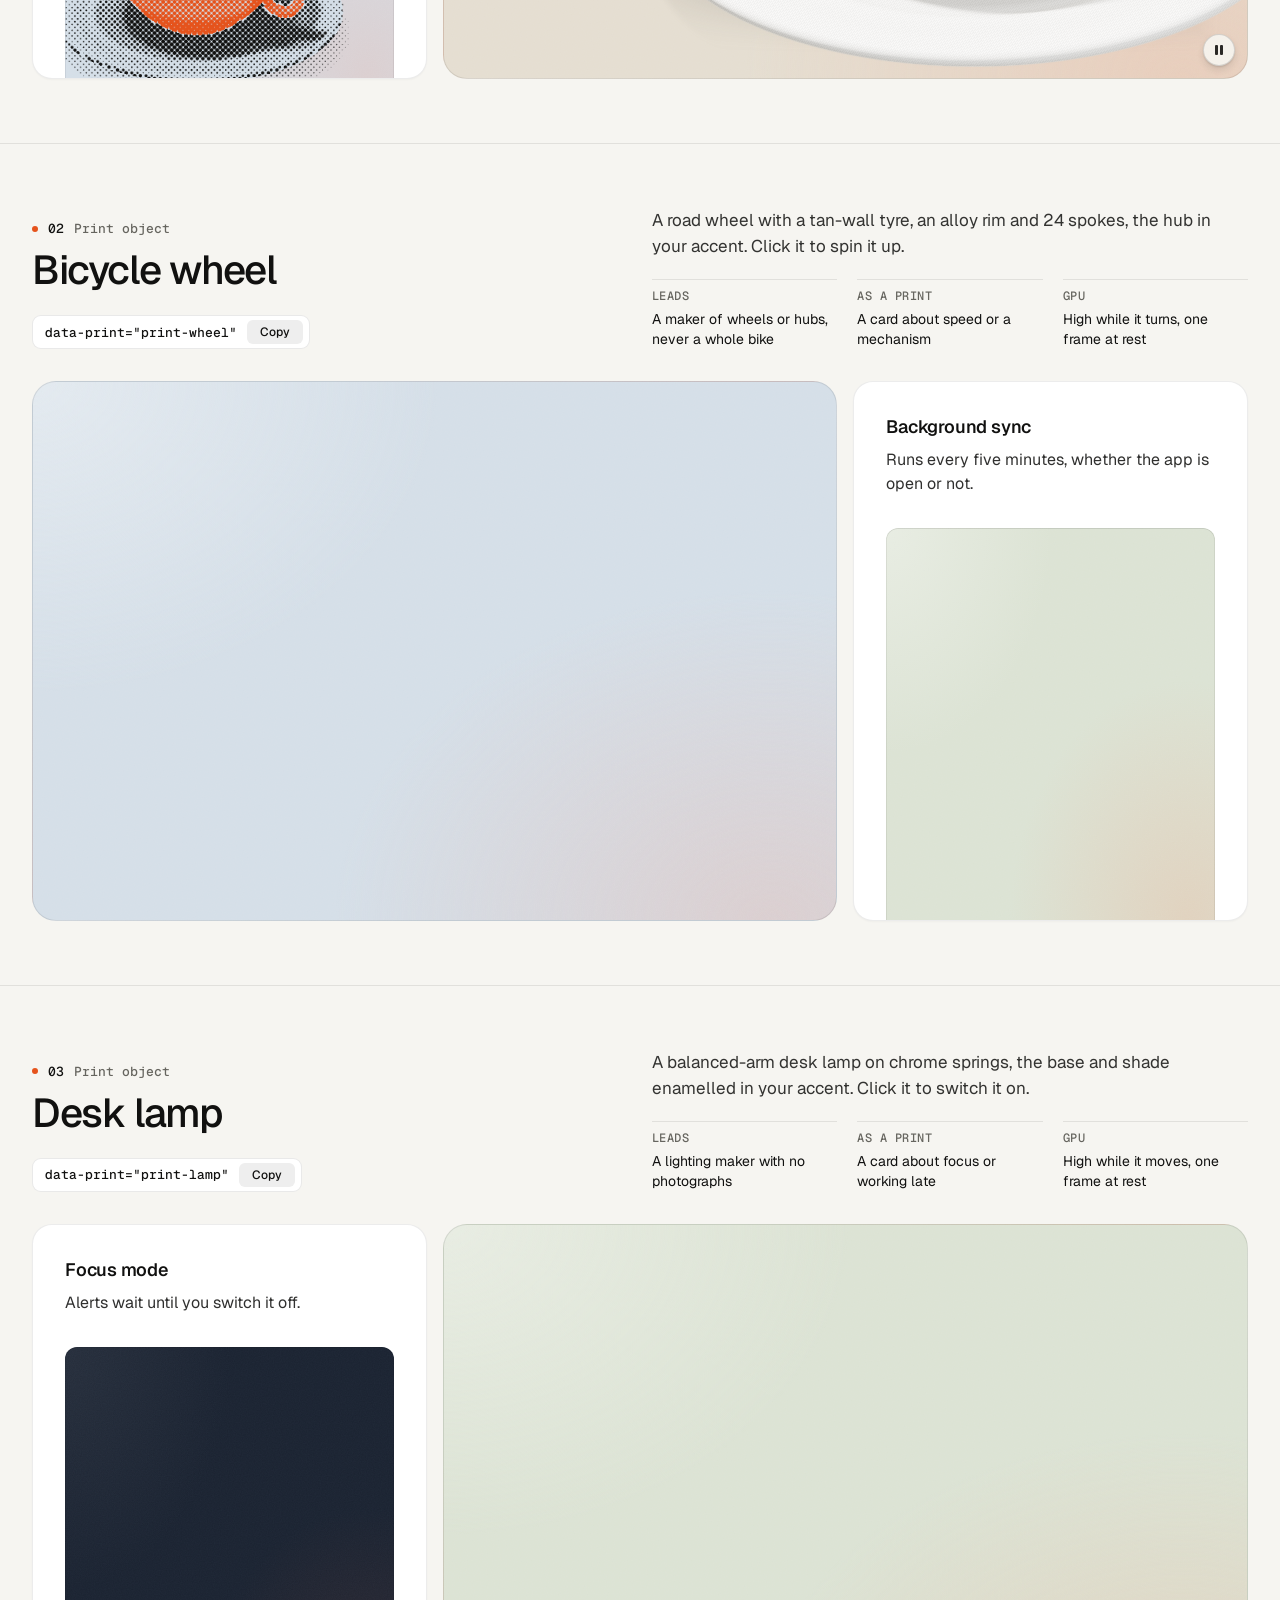
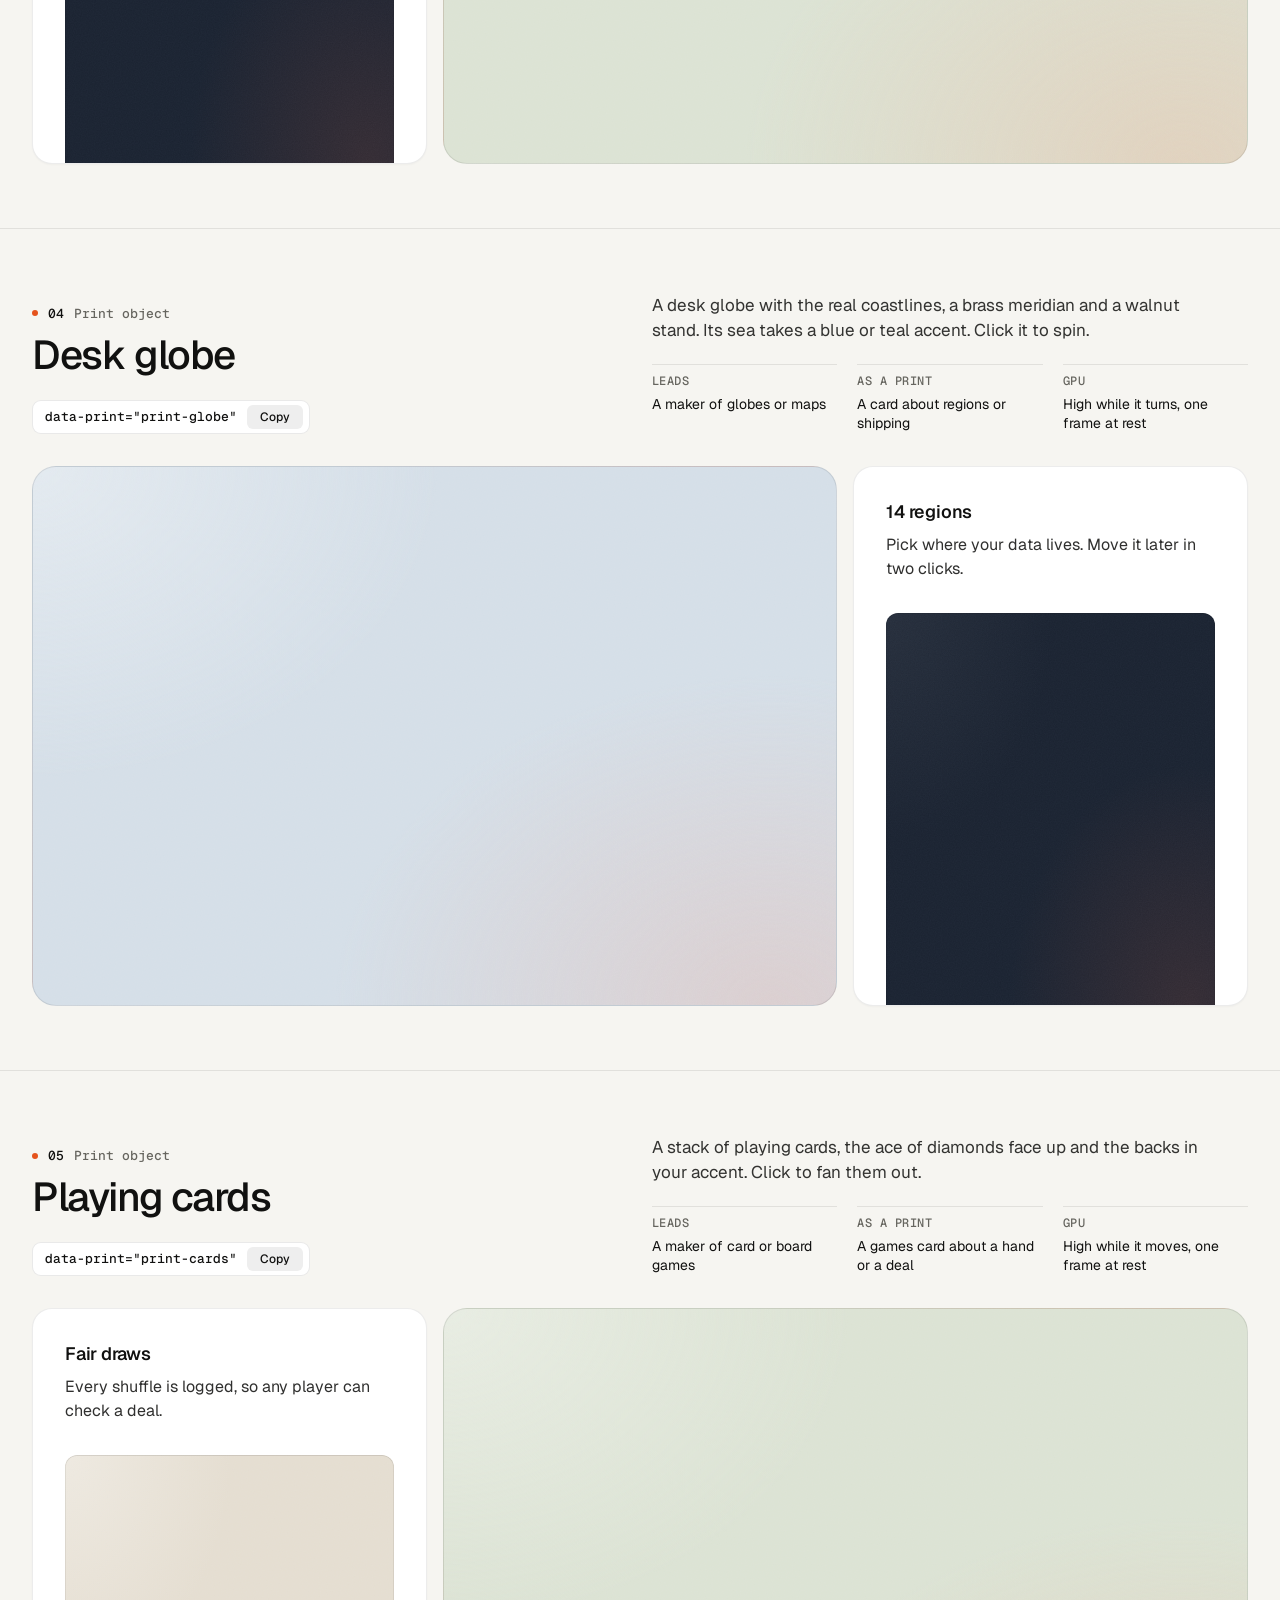
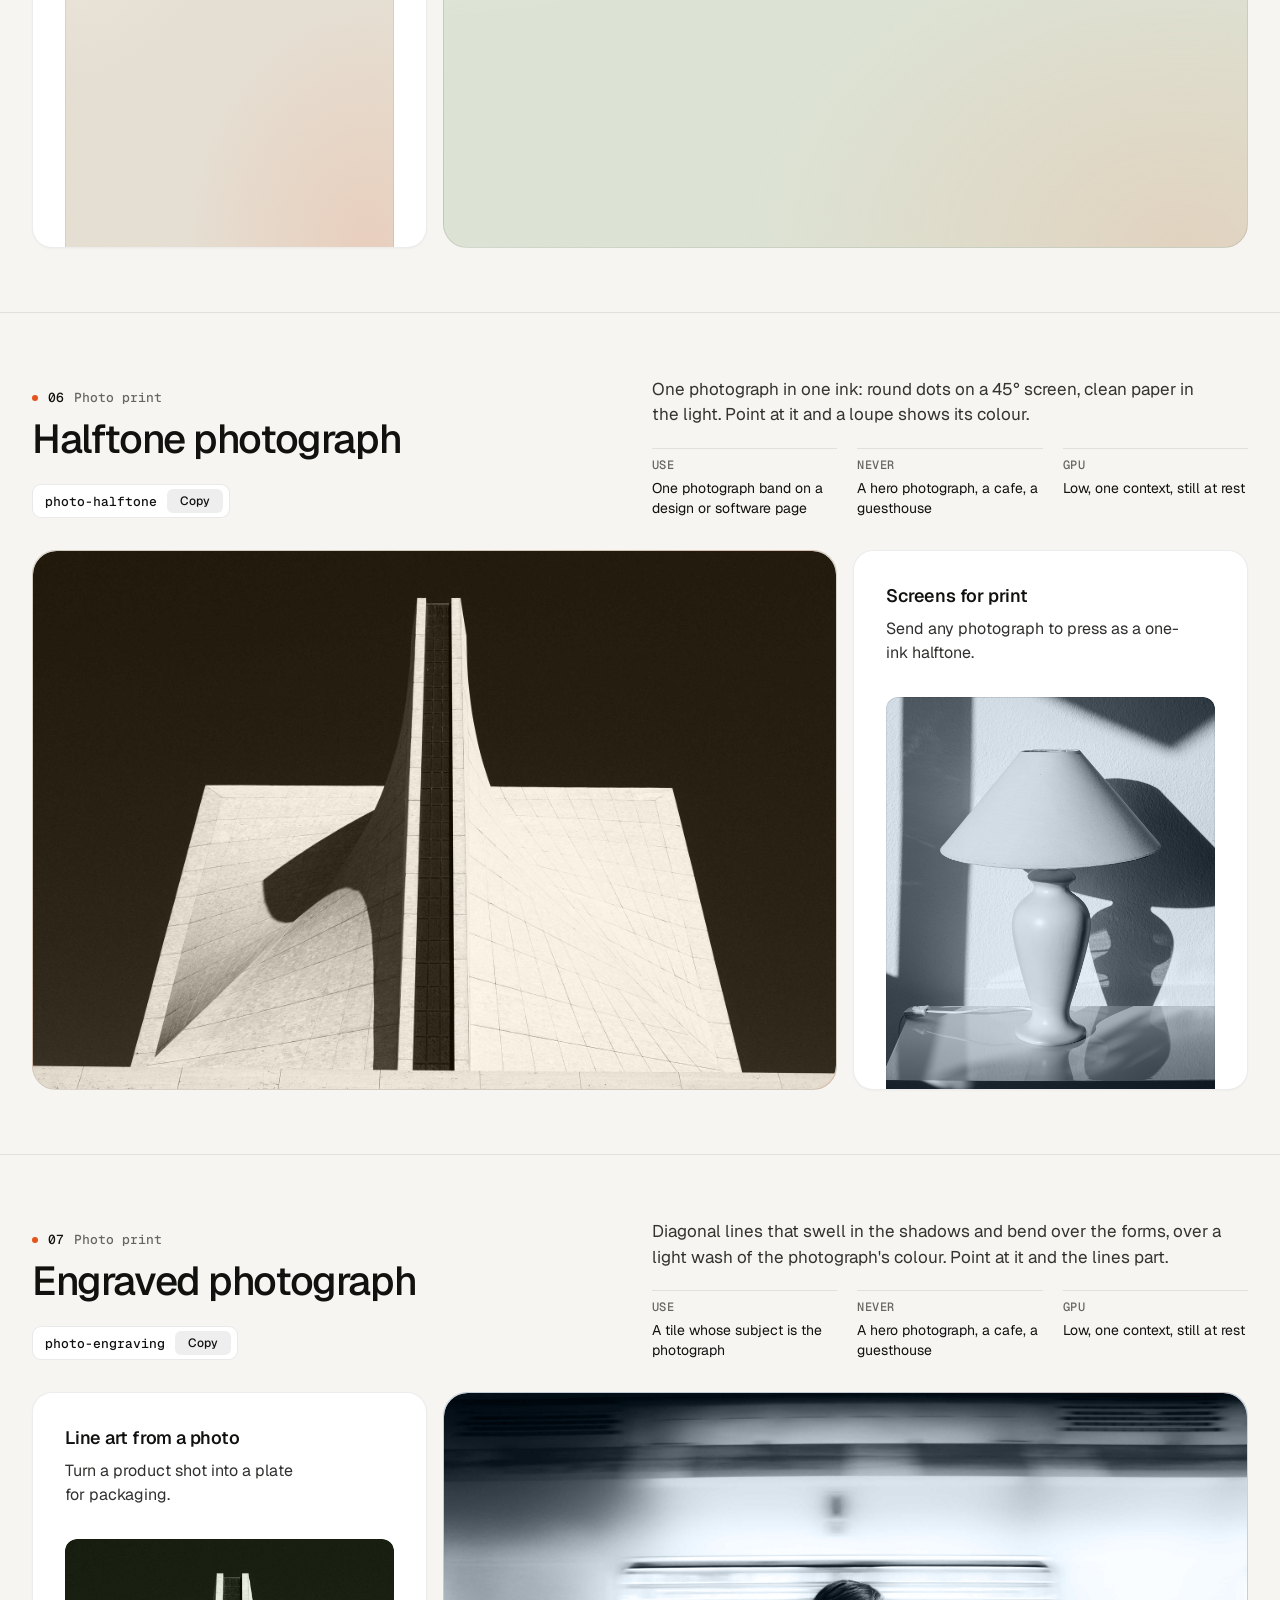
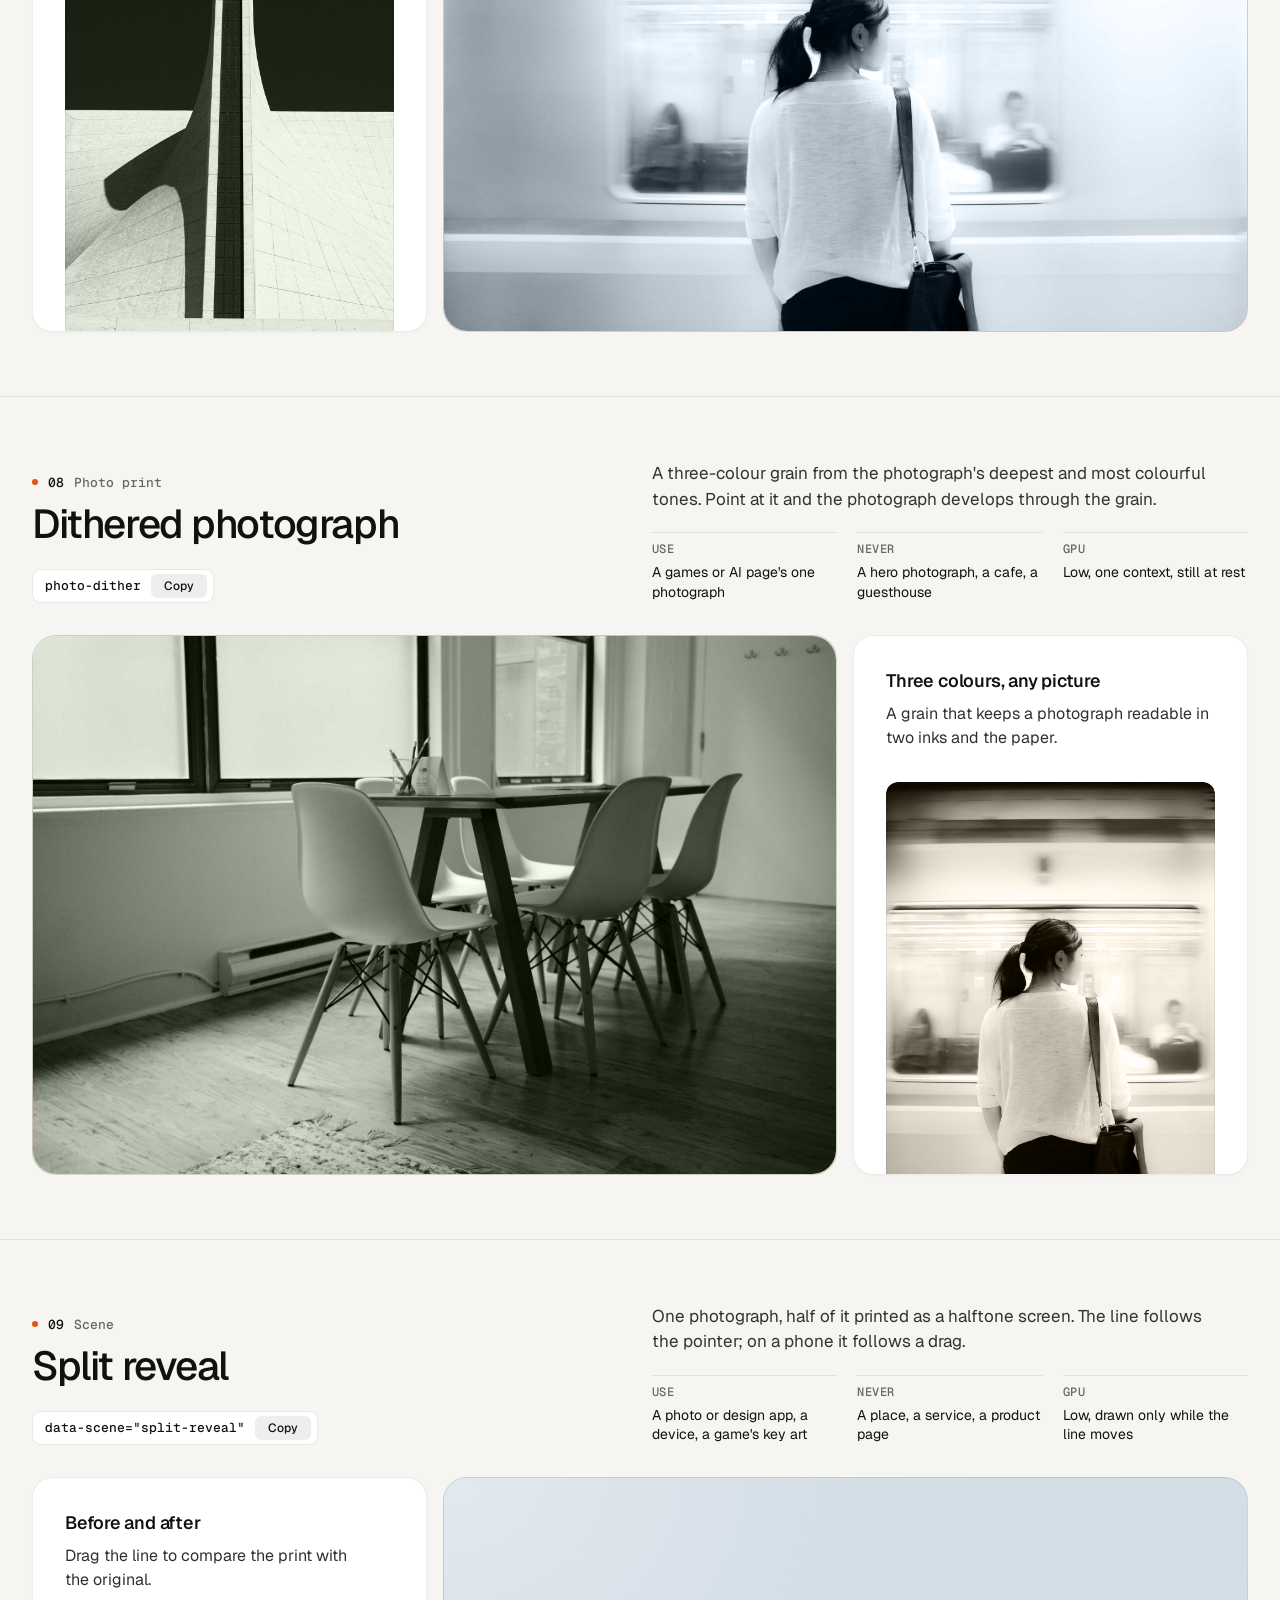
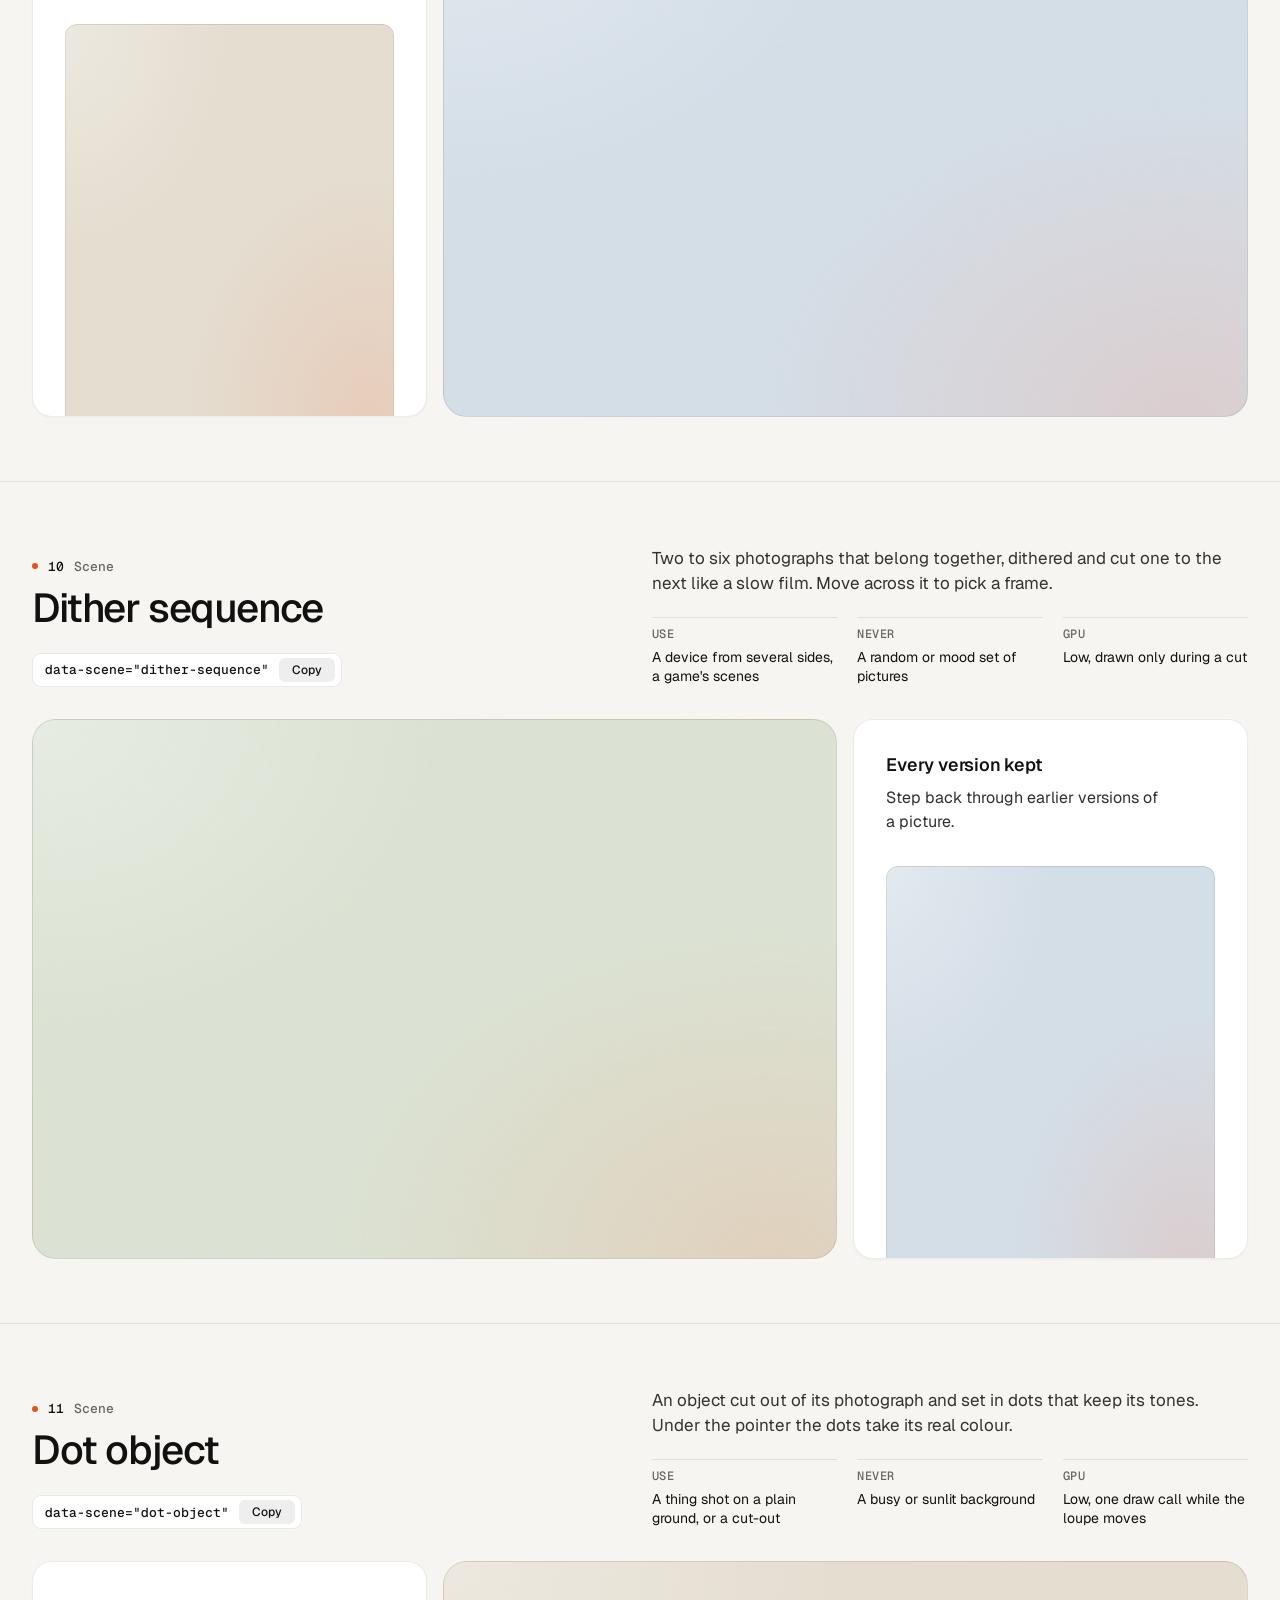
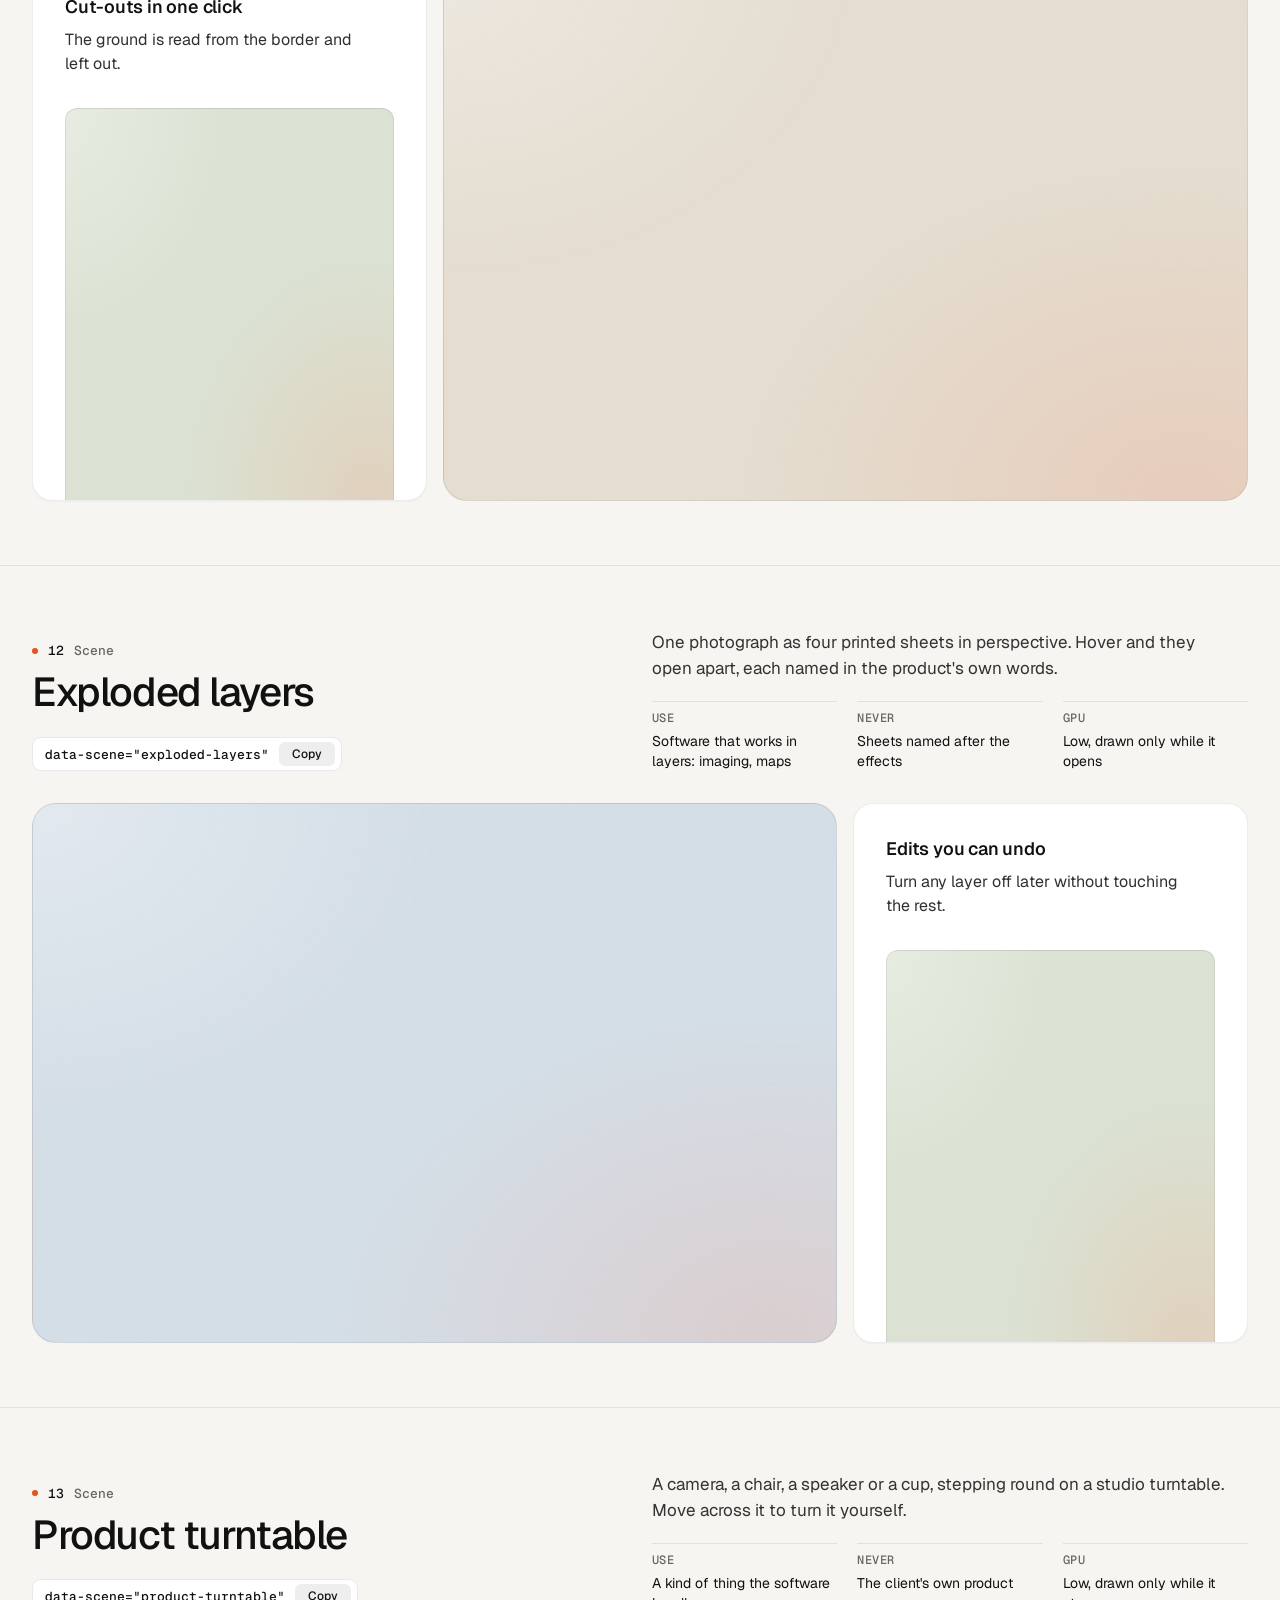
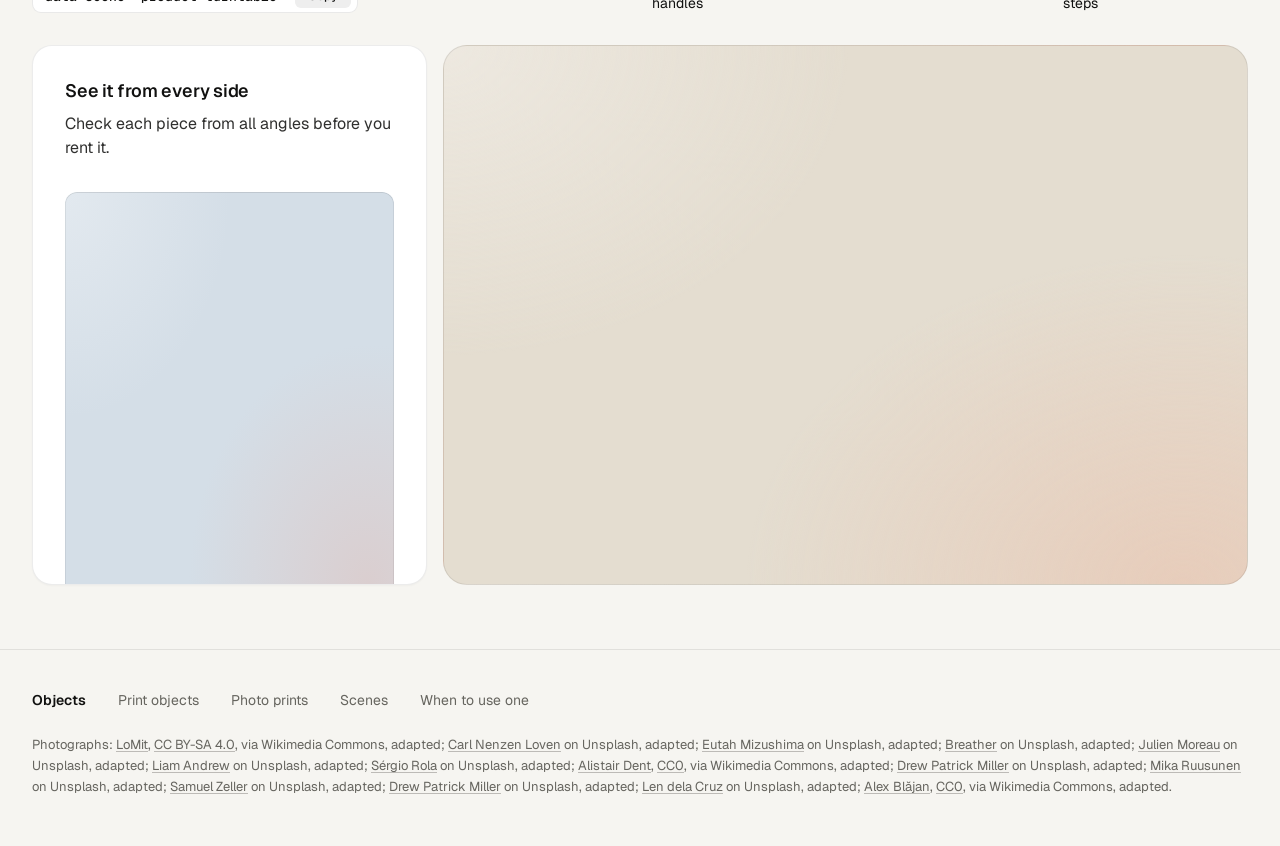
<file: skills/design-taste-frontend/assets/objects/index.html>
<!doctype html>
<html lang="en" data-palette="paper">
<head>
<script>window.__tpGlMax = 16;   /* a gallery shows many live effects at once; a page of a site keeps the default 4 (fx.js) */</script>
<meta charset="utf-8">
<meta name="viewport" content="width=device-width, initial-scale=1">
<title>Objects</title>
<meta name="description" content="Thirteen objects for one strong moment a page: products drawn in code, photographs printed by a shader, scenes that answer the pointer.">
<link rel="icon" href="data:,">
<link rel="preconnect" href="https://fonts.googleapis.com">
<link rel="preconnect" href="https://fonts.gstatic.com" crossorigin>
<link href="https://fonts.googleapis.com/css2?family=Geist:wght@300..700&family=Geist+Mono:wght@400;500&display=swap" rel="stylesheet">
<link rel="stylesheet" href="../ui/base.css">
<link rel="stylesheet" href="../ui/cards.css">
<style>
  /* palettes: page tokens, four grounds (--g1 sand, --g2 sky, --g3 sage, --g4 deep) and the globe's sea */
  :root {
    --font-text: "Geist", system-ui, sans-serif; --font-mono: "Geist Mono", ui-monospace, monospace;
    --ease: cubic-bezier(.2, .7, .2, 1);
    --gutter: 32px; --max: 1312px;
  }
  [data-palette="paper"] { --bg: #f6f5f1; --card: #ffffff; --surface: #ffffff; --ink: #111110; --muted: #66655f; --accent: #e5531c; --accent-ink: #ffffff;
    --g1: #e4ddd0; --g2: #d4dee7; --g3: #dbe2d3; --g4: #1a2230; --sea: #2f6aa8; --line: rgb(17 17 16 / 0.09); }
  [data-palette="stone"] { --bg: #e6e5e1; --card: #f3f2ef; --surface: #f3f2ef; --ink: #1a1b1d; --muted: #5d5e62; --accent: #2456d6; --accent-ink: #ffffff;
    --g1: #d6d5d0; --g2: #c9d4df; --g3: #dad3c6; --g4: #1d2633; --sea: #2456d6; --line: rgb(26 27 29 / 0.1); }
  [data-palette="graphite"] { --bg: #0b0b0c; --card: #141416; --surface: #141416; --ink: #f2f2ef; --muted: #96979c; --accent: #ff7a3c; --accent-ink: #120c08;
    --g1: #1e1d1b; --g2: #17202a; --g3: #1b201b; --g4: #23262c; --sea: #4f9be0; --line: rgb(242 242 239 / 0.09); }
  [data-palette="night"] { --bg: #070b14; --card: #0e1420; --surface: #0e1420; --ink: #e9edf3; --muted: #8b94a4; --accent: #5ab9fc; --accent-ink: #07101a;
    --g1: #121a29; --g2: #0f2231; --g3: #16202b; --g4: #1b2536; --sea: #5ab9fc; --line: rgb(233 237 243 / 0.09); }

  * { box-sizing: border-box; }
  html { scroll-padding-top: 64px; }
  html, body { margin: 0; }
  body { font-family: var(--font-text); background: var(--bg); color: var(--ink); -webkit-font-smoothing: antialiased; font-size: 16px; line-height: 1.5;
    transition: background-color 320ms var(--ease), color 320ms var(--ease); }
  a { color: inherit; }
  .wrap { max-width: var(--max); margin: 0 auto; padding: 0 var(--gutter); }

  /* ------------------------------------------------ the bar */
  .bar { position: sticky; top: 0; z-index: 30; background: color-mix(in oklab, var(--bg) 84%, transparent); backdrop-filter: blur(16px) saturate(1.2); border-bottom: 1px solid var(--line); }
  .bar__in { height: 64px; display: flex; align-items: center; gap: 32px; }
  .brand { display: inline-flex; align-items: center; gap: 10px; font-weight: 600; font-size: 15px; letter-spacing: -0.01em; text-decoration: none; }
  .brand svg { width: 22px; height: 22px; }
  .brand svg .a { fill: var(--accent); transition: transform 420ms var(--ease); transform-origin: 11px 11px; }
  .brand:hover svg .a { transform: rotate(90deg); }
  .nav { display: flex; gap: 24px; font-size: 14px; }
  .nav a { position: relative; text-decoration: none; color: var(--muted); transition: color 180ms ease; padding: 6px 0; }
  .nav a::after { content: ""; position: absolute; left: 0; right: 0; bottom: 0; height: 1px; background: currentColor; transform: scaleX(0); transform-origin: left; transition: transform 260ms var(--ease); }
  .nav a:hover { color: var(--ink); }
  .nav a:hover::after { transform: scaleX(1); }
  .sp { flex: 1; }
  .swatches { display: flex; align-items: center; gap: 6px; padding: 4px; border-radius: 999px; border: 1px solid var(--line); background: var(--card); }
  .sw { position: relative; width: 26px; height: 26px; border-radius: 50%; border: 0; padding: 0; cursor: pointer; background: linear-gradient(135deg, var(--s-bg) 0 50%, var(--s-ac) 50% 100%);
    box-shadow: inset 0 0 0 1px rgb(0 0 0 / 0.12); transition: transform 200ms var(--ease); }
  .sw::after { content: ""; position: absolute; inset: -3px; border-radius: 50%; box-shadow: 0 0 0 1.5px var(--ink); opacity: 0; transform: scale(0.8); transition: opacity 200ms ease, transform 260ms var(--ease); }
  .sw:hover { transform: scale(1.08); }
  .sw:active { transform: scale(0.94); }
  .sw[aria-pressed="true"]::after { opacity: 1; transform: scale(1); }
  .sw:focus-visible { outline: 2px solid var(--ink); outline-offset: 3px; }
  .sw-label { font-size: 13px; color: var(--muted); min-width: 60px; text-align: right; }

  /* ------------------------------------------------ grounds: a soft lit mesh of the ground's own tone, a fine grain */
  .gr, .card > .panel.gr { --calm-k: 0%; background-color: var(--pg);
    background-image:
      radial-gradient(80% 90% at 92% 100%, color-mix(in oklab, var(--accent) 13%, var(--pg)), transparent 68%),
      radial-gradient(70% 80% at 0% 0%, color-mix(in oklab, var(--lift, #ffffff) var(--lift-k, 34%), var(--pg)), transparent 72%); }
  .gr.dk, [data-palette="graphite"] .gr, [data-palette="night"] .gr { --lift: #ffffff; --lift-k: 6%; }
  .grain { position: absolute; inset: 0; z-index: 0; pointer-events: none; opacity: .32; mix-blend-mode: soft-light; border-radius: inherit;
    background-image: url("data:image/svg+xml;utf8,<svg xmlns='http://www.w3.org/2000/svg' width='160' height='160'><filter id='n'><feTurbulence type='fractalNoise' baseFrequency='.85' numOctaves='2' stitchTiles='stitch'/><feColorMatrix values='0 0 0 0 .5  0 0 0 0 .5  0 0 0 0 .5  0 0 0 .9 0'/></filter><rect width='100%' height='100%' filter='url(%23n)'/></svg>"); }
  .slot { position: absolute; inset: 0; z-index: 1; border-radius: inherit; }
  .slot > .host { position: absolute; inset: 0; border-radius: inherit; overflow: hidden; }

  /* ------------------------------------------------ hero */
  .hero { min-height: calc(100svh - 64px); display: grid; align-items: center; padding: 56px 0; }
  .hero__grid { display: grid; grid-template-columns: repeat(12, minmax(0, 1fr)); gap: 24px; align-items: center; }
  .hero__copy { grid-column: 1 / span 5; }
  .hero h1 { margin: 0; font-size: clamp(44px, 3.4vw + 12px, 72px); line-height: 1.02; letter-spacing: -0.045em; font-weight: 520; text-wrap: balance; }
  .hero__lede { margin: 24px 0 0; font-size: 19px; line-height: 1.5; color: var(--muted); max-width: 40ch; text-wrap: pretty; }
  .index { margin: 40px 0 0; padding: 0; list-style: none; border-top: 1px solid var(--line); max-width: 460px; }
  .index a { display: grid; grid-template-columns: 1fr auto 20px; align-items: center; gap: 16px; padding: 14px 0; border-bottom: 1px solid var(--line); text-decoration: none; font-size: 16px; font-weight: 500; }
  .index a span { font: 500 13px/1 var(--font-mono); color: var(--muted); }
  .index a svg { width: 16px; height: 16px; transition: transform 260ms var(--ease); }
  .index a:hover svg { transform: translateX(4px); }
  .hero__pics { grid-column: 7 / span 6; display: grid; grid-template-columns: 1fr 1fr; gap: 16px; height: min(70svh, 660px); min-height: 440px; }
  .pic { position: relative; overflow: clip; border-radius: 20px; border: 1px solid var(--line); isolation: isolate; }
  .pic img { position: absolute; inset: 0; width: 100%; height: 100%; object-fit: cover; object-position: 50% 42%; display: block; }
  .pic--down { margin-top: 48px; }

  /* ------------------------------------------------ an object, one screen */
  .obj { min-height: calc(100svh - 64px); display: grid; align-content: center; padding: 64px 0; border-top: 1px solid var(--line); }
  .obj__head { display: grid; grid-template-columns: repeat(12, minmax(0, 1fr)); gap: 24px; align-items: end; margin-bottom: 32px; }
  .obj__title { grid-column: 1 / span 5; }
  .obj__n { margin: 0 0 14px; font: 500 13px/1 var(--font-mono); color: var(--muted); display: flex; gap: 10px; align-items: center; }
  .obj__n b { color: var(--ink); font-weight: 500; }
  .obj__n i { width: 6px; height: 6px; border-radius: 50%; background: var(--accent); display: inline-block; }
  .obj h2 { margin: 0; font-size: clamp(34px, 1.9vw + 16px, 52px); line-height: 1.04; letter-spacing: -0.035em; font-weight: 520; text-wrap: balance; }
  .obj__about { grid-column: 7 / span 6; }
  .obj__line { margin: 0; font-size: 17px; line-height: 1.5; color: color-mix(in oklab, var(--ink) 82%, var(--bg)); max-width: 52ch; text-wrap: pretty; }
  .facts { display: grid; grid-template-columns: repeat(3, minmax(0, 1fr)); gap: 20px; margin: 20px 0 0; }
  .facts div { border-top: 1px solid var(--line); padding-top: 10px; }
  .facts dt { font: 500 12px/1 var(--font-mono); color: var(--muted); text-transform: uppercase; letter-spacing: .04em; }
  .facts dd { margin: 8px 0 0; font-size: 14px; line-height: 1.4; }
  .copy { margin-top: 24px; display: inline-flex; align-items: center; gap: 10px; height: 34px; padding: 0 6px 0 12px; border-radius: 9px; border: 1px solid var(--line);
    background: var(--card); color: var(--ink); font: 500 13px/1 var(--font-mono); cursor: pointer; transition: border-color 180ms ease, transform 160ms var(--ease); }
  .copy:hover { border-color: color-mix(in oklab, var(--ink) 24%, transparent); }
  .copy:active { transform: scale(0.97); }
  .copy:focus-visible { outline: 2px solid var(--ink); outline-offset: 2px; }
  .copy em { font-style: normal; display: inline-grid; place-items: center; height: 24px; padding: 0 8px; border-radius: 6px; background: color-mix(in oklab, var(--ink) 7%, transparent); font-family: var(--font-text); font-size: 12px; overflow: hidden; }
  .copy em span { grid-area: 1 / 1; transition: transform 260ms var(--ease), opacity 200ms ease; }
  .copy em span + span { transform: translateY(110%); opacity: 0; }
  .copy.done em span:first-child { transform: translateY(-110%); opacity: 0; }
  .copy.done em span + span { transform: none; opacity: 1; }

  .duo { display: grid; grid-template-columns: repeat(12, minmax(0, 1fr)); gap: 16px; height: clamp(400px, calc(100svh - 360px), 600px); }
  .big { grid-column: 1 / span 8; position: relative; overflow: clip; isolation: isolate; border-radius: 24px; border: 1px solid var(--line); }
  .duo .card { grid-column: 9 / span 4; }
  .obj:nth-of-type(even) .big { grid-column: 5 / span 8; grid-row: 1; }
  .obj:nth-of-type(even) .duo .card { grid-column: 1 / span 4; grid-row: 1; }
  .duo .card > .panel { flex: 1 1 auto; min-height: 0; }

  /* ------------------------------------------------ footer */
  .foot { border-top: 1px solid var(--line); padding: 40px 0 48px; font-size: 14px; color: var(--muted); }
  .foot__row { display: flex; flex-wrap: wrap; gap: 12px 32px; align-items: baseline; }
  .foot__row b { color: var(--ink); font-weight: 600; }
  .foot__row a { text-decoration: none; }
  .foot__row a:hover { color: var(--ink); }
  .credits { margin: 24px 0 0; font-size: 13px; line-height: 1.6; color: var(--muted); }
  .credits a { text-decoration: underline; text-decoration-color: color-mix(in oklab, currentColor 40%, transparent); text-underline-offset: 2px; }

  @media (max-width: 1023px) {
    .hero__copy, .hero__pics { grid-column: 1 / -1; }
    .hero__pics { height: auto; min-height: 0; }
    .pic { aspect-ratio: 3 / 4; }
    .obj__title, .obj__about { grid-column: 1 / -1; }
    .duo { height: auto; grid-template-columns: minmax(0, 1fr); }
    .big, .duo .card, .obj:nth-of-type(even) .big, .obj:nth-of-type(even) .duo .card { grid-column: 1 / -1; grid-row: auto; }
    .big { aspect-ratio: 4 / 3; }
    .duo .card > .panel { flex: none; height: 320px; }
  }
  @media (max-width: 760px) {
    :root { --gutter: 16px; }
    .nav, .sw-label { display: none; }
    .hero { padding: 32px 0 40px; }
    .hero__lede { font-size: 17px; }
    .hero__pics { gap: 10px; }
    .pic { border-radius: 16px; }
    .pic--down { margin-top: 28px; }
    .obj { padding: 72px 0; min-height: 0; }
    .obj .wrap { display: flex; flex-direction: column; }
    .obj__head, .obj__about { display: contents; }
    .obj__title { order: 1; margin-bottom: 16px; }
    .obj__line { order: 2; margin-bottom: 28px; }
    .duo { order: 3; }
    .facts { order: 4; margin-top: 28px; }
    .copy, .index { display: none; }
    .facts { grid-template-columns: minmax(0, 1fr); gap: 0; }
    .facts div { display: grid; grid-template-columns: 96px 1fr; gap: 12px; padding: 10px 0; }
    .facts dd { margin: 0; }
    .big { aspect-ratio: 4 / 5; border-radius: 18px; }
    .duo .card > .panel { height: 300px; }
  }
  @media (prefers-reduced-motion: reduce) { *, *::before, *::after { transition-duration: 0ms !important; } }
</style>
</head>
<body>
<header class="bar">
  <div class="wrap bar__in">
    <a class="brand" href="#top" aria-label="Objects, back to the top">
      <svg viewBox="0 0 22 22" aria-hidden="true"><rect x="1" y="1" width="20" height="20" rx="6" fill="currentColor"/><rect class="a" x="7" y="7" width="8" height="8" rx="2"/></svg>
      Objects
    </a>
    <nav class="nav" aria-label="Families">
      <a href="#print-cup">Print objects</a>
      <a href="#photo-halftone">Photo prints</a>
      <a href="#split-reveal">Scenes</a>
    </nav>
    <span class="sp"></span>
    <span class="sw-label" id="sw-label">Paper</span>
    <div class="swatches" role="group" aria-label="Palette">
      <button type="button" class="sw" data-pal="paper" aria-label="Paper" aria-pressed="true" style="--s-bg:#f6f5f1;--s-ac:#e5531c"></button>
      <button type="button" class="sw" data-pal="stone" aria-label="Stone" aria-pressed="false" style="--s-bg:#e6e5e1;--s-ac:#2456d6"></button>
      <button type="button" class="sw" data-pal="graphite" aria-label="Graphite" aria-pressed="false" style="--s-bg:#141416;--s-ac:#ff7a3c"></button>
      <button type="button" class="sw" data-pal="night" aria-label="Night" aria-pressed="false" style="--s-bg:#0e1420;--s-ac:#5ab9fc"></button>
    </div>
  </div>
</header>

<main id="top">
  <section class="hero">
    <div class="wrap hero__grid">
      <div class="hero__copy">
        <h1>Objects for one strong moment a page.</h1>
        <p class="hero__lede">Products drawn in code, photographs printed by a shader, and scenes that answer the pointer. A photograph leads where there is one. An object leads where there is none.</p>
        <ul class="index">
          <li><a href="#print-cup">Print objects <span>05</span><svg viewBox="0 0 16 16" fill="none" stroke="currentColor" stroke-width="1.5" aria-hidden="true"><path d="M3 8h10M9 4l4 4-4 4"/></svg></a></li>
          <li><a href="#photo-halftone">Photo prints <span>03</span><svg viewBox="0 0 16 16" fill="none" stroke="currentColor" stroke-width="1.5" aria-hidden="true"><path d="M3 8h10M9 4l4 4-4 4"/></svg></a></li>
          <li><a href="#split-reveal">Scenes <span>05</span><svg viewBox="0 0 16 16" fill="none" stroke="currentColor" stroke-width="1.5" aria-hidden="true"><path d="M3 8h10M9 4l4 4-4 4"/></svg></a></li>
        </ul>
      </div>
      <div class="hero__pics">
        <div class="pic"><img src="photo-kit/photos/lamp.jpg" width="1280" height="1757" alt="Cream ceramic table lamp on a glossy side table in low sun" decoding="async"></div>
        <article class="pic pic--down gr" style="--pg: var(--g1)" aria-label="A balanced-arm desk lamp">
          <div class="grain"></div>
          <div class="slot" data-slot='{"kind":"print","id":"print-lamp","place":"card","ground":"g1","params":{"size":1.06,"x":-0.08,"y":-0.2}}'></div>
        </article>
      </div>
    </div>
  </section>

  <!-- ===================================================== print objects -->
  <section class="obj" id="print-cup">
    <div class="wrap">
      <div class="obj__head">
        <div class="obj__title"><p class="obj__n"><i></i><b>01</b> Print object</p><h2>Cup and saucer</h2>
          <button type="button" class="copy" data-copy='<div data-print="print-cup" data-print-place="card"></div>'>data-print="print-cup"<em><span>Copy</span><span>Copied</span></em></button></div>
        <div class="obj__about">
          <p class="obj__line">A porcelain cup of coffee on its saucer, the glaze in your accent. Click it to stir.</p>
          <dl class="facts"><div><dt>Leads</dt><dd>A tableware maker with no photographs</dd></div><div><dt>As a print</dt><dd>A software card about a morning</dd></div><div><dt>GPU</dt><dd>High while it turns, one frame at rest</dd></div></dl>
        </div>
      </div>
      <div class="duo">
        <article class="big gr" style="--pg: var(--g1)"><div class="grain"></div>
          <div class="slot" data-slot='{"kind":"print","id":"print-cup","place":"hero","ground":"g1","params":{"size":0.96,"x":0.16,"y":-0.04}}'></div></article>
        <article class="card"><h3>Morning digest</h3><p>One email at 8:00 with everything that changed overnight.</p>
          <div class="panel gr" style="--pg: var(--g2)"><div class="grain"></div>
            <div class="slot" data-slot='{"kind":"print","id":"print-cup","place":"card","ground":"g2","params":{"effect":"halftone","turn":0}}'></div></div></article>
      </div>
    </div>
  </section>

  <section class="obj" id="print-wheel">
    <div class="wrap">
      <div class="obj__head">
        <div class="obj__title"><p class="obj__n"><i></i><b>02</b> Print object</p><h2>Bicycle wheel</h2>
          <button type="button" class="copy" data-copy='<div data-print="print-wheel" data-print-place="card"></div>'>data-print="print-wheel"<em><span>Copy</span><span>Copied</span></em></button></div>
        <div class="obj__about">
          <p class="obj__line">A road wheel with a tan-wall tyre, an alloy rim and 24 spokes, the hub in your accent. Click it to spin it up.</p>
          <dl class="facts"><div><dt>Leads</dt><dd>A maker of wheels or hubs, never a whole bike</dd></div><div><dt>As a print</dt><dd>A card about speed or a mechanism</dd></div><div><dt>GPU</dt><dd>High while it turns, one frame at rest</dd></div></dl>
        </div>
      </div>
      <div class="duo">
        <article class="big gr" style="--pg: var(--g2)"><div class="grain"></div>
          <div class="slot" data-slot='{"kind":"print","id":"print-wheel","place":"card","ground":"g2","params":{"size":1.34,"x":-0.08,"y":-0.3}}'></div></article>
        <article class="card"><h3>Background sync</h3><p>Runs every five minutes, whether the app is open or not.</p>
          <div class="panel gr" style="--pg: var(--g3)"><div class="grain"></div>
            <div class="slot" data-slot='{"kind":"print","id":"print-wheel","place":"card","ground":"g3","params":{"effect":"halftone","turn":0}}'></div></div></article>
      </div>
    </div>
  </section>

  <section class="obj" id="print-lamp">
    <div class="wrap">
      <div class="obj__head">
        <div class="obj__title"><p class="obj__n"><i></i><b>03</b> Print object</p><h2>Desk lamp</h2>
          <button type="button" class="copy" data-copy='<div data-print="print-lamp" data-print-place="card"></div>'>data-print="print-lamp"<em><span>Copy</span><span>Copied</span></em></button></div>
        <div class="obj__about">
          <p class="obj__line">A balanced-arm desk lamp on chrome springs, the base and shade enamelled in your accent. Click it to switch it on.</p>
          <dl class="facts"><div><dt>Leads</dt><dd>A lighting maker with no photographs</dd></div><div><dt>As a print</dt><dd>A card about focus or working late</dd></div><div><dt>GPU</dt><dd>High while it moves, one frame at rest</dd></div></dl>
        </div>
      </div>
      <div class="duo">
        <article class="big gr" style="--pg: var(--g3)"><div class="grain"></div>
          <div class="slot" data-slot='{"kind":"print","id":"print-lamp","place":"hero","ground":"g3","params":{"size":0.98,"x":0.14,"y":-0.06,"angle":-24}}'></div></article>
        <article class="card"><h3>Focus mode</h3><p>Alerts wait until you switch it off.</p>
          <div class="panel gr dk" style="--pg: var(--g4)"><div class="grain"></div>
            <div class="slot" data-slot='{"kind":"print","id":"print-lamp","place":"card","ground":"g4","params":{"effect":"dither","step":1,"turn":0}}' aria-label="A desk lamp, switched on"></div></div></article>
      </div>
    </div>
  </section>

  <section class="obj" id="print-globe">
    <div class="wrap">
      <div class="obj__head">
        <div class="obj__title"><p class="obj__n"><i></i><b>04</b> Print object</p><h2>Desk globe</h2>
          <button type="button" class="copy" data-copy='<div data-print="print-globe" data-print-place="card" data-print-params=&apos;{"effect":"engrave"}&apos;></div>'>data-print="print-globe"<em><span>Copy</span><span>Copied</span></em></button></div>
        <div class="obj__about">
          <p class="obj__line">A desk globe with the real coastlines, a brass meridian and a walnut stand. Its sea takes a blue or teal accent. Click it to spin.</p>
          <dl class="facts"><div><dt>Leads</dt><dd>A maker of globes or maps</dd></div><div><dt>As a print</dt><dd>A card about regions or shipping</dd></div><div><dt>GPU</dt><dd>High while it turns, one frame at rest</dd></div></dl>
        </div>
      </div>
      <div class="duo">
        <article class="big gr" style="--pg: var(--g2)"><div class="grain"></div>
          <div class="slot" data-slot='{"kind":"print","id":"print-globe","place":"card","ground":"g2","sea":true,"params":{"size":1.3,"x":-0.1,"y":-0.3}}'></div></article>
        <article class="card"><h3>14 regions</h3><p>Pick where your data lives. Move it later in two clicks.</p>
          <div class="panel gr dk" style="--pg: var(--g4)"><div class="grain"></div>
            <div class="slot" data-slot='{"kind":"print","id":"print-globe","place":"card","ground":"g4","sea":true,"params":{"effect":"engrave","turn":0}}'></div></div></article>
      </div>
    </div>
  </section>

  <section class="obj" id="print-cards">
    <div class="wrap">
      <div class="obj__head">
        <div class="obj__title"><p class="obj__n"><i></i><b>05</b> Print object</p><h2>Playing cards</h2>
          <button type="button" class="copy" data-copy='<div data-print="print-cards" data-print-place="card"></div>'>data-print="print-cards"<em><span>Copy</span><span>Copied</span></em></button></div>
        <div class="obj__about">
          <p class="obj__line">A stack of playing cards, the ace of diamonds face up and the backs in your accent. Click to fan them out.</p>
          <dl class="facts"><div><dt>Leads</dt><dd>A maker of card or board games</dd></div><div><dt>As a print</dt><dd>A games card about a hand or a deal</dd></div><div><dt>GPU</dt><dd>High while it moves, one frame at rest</dd></div></dl>
        </div>
      </div>
      <div class="duo">
        <article class="big gr" style="--pg: var(--g3)"><div class="grain"></div>
          <div class="slot" data-slot='{"kind":"print","id":"print-cards","place":"hero","ground":"g3","params":{"size":0.98,"x":0.16,"y":-0.04}}'></div></article>
        <article class="card"><h3>Fair draws</h3><p>Every shuffle is logged, so any player can check a deal.</p>
          <div class="panel gr" style="--pg: var(--g1)"><div class="grain"></div>
            <div class="slot" data-slot='{"kind":"print","id":"print-cards","place":"card","ground":"g1","params":{"effect":"halftone","turn":0}}'></div></div></article>
      </div>
    </div>
  </section>

  <!-- ===================================================== photo prints -->
  <section class="obj" id="photo-halftone">
    <div class="wrap">
      <div class="obj__head">
        <div class="obj__title"><p class="obj__n"><i></i><b>06</b> Photo print</p><h2>Halftone photograph</h2>
          <button type="button" class="copy" data-copy="import print from './assets/objects/photo-halftone/object.js'; print.mount(frame, { palette: fx.readPalette(frame) });">photo-halftone<em><span>Copy</span><span>Copied</span></em></button></div>
        <div class="obj__about">
          <p class="obj__line">One photograph in one ink: round dots on a 45° screen, clean paper in the light. Point at it and a loupe shows its colour.</p>
          <dl class="facts"><div><dt>Use</dt><dd>One photograph band on a design or software page</dd></div><div><dt>Never</dt><dd>A hero photograph, a cafe, a guesthouse</dd></div><div><dt>GPU</dt><dd>Low, one context, still at rest</dd></div></dl>
        </div>
      </div>
      <div class="duo">
        <article class="big gr" style="--pg: var(--g1)">
          <div class="slot" data-slot='{"kind":"photo","id":"photo-halftone","ground":"g1","photo":"concrete"}'></div></article>
        <article class="card"><h3>Screens for print</h3><p>Send any photograph to press as a one-ink halftone.</p>
          <div class="panel gr" style="--pg: var(--g2)">
            <div class="slot" data-slot='{"kind":"photo","id":"photo-halftone","ground":"g2","photo":"lamp","params":{"tint":1}}'></div></div></article>
      </div>
    </div>
  </section>

  <section class="obj" id="photo-engraving">
    <div class="wrap">
      <div class="obj__head">
        <div class="obj__title"><p class="obj__n"><i></i><b>07</b> Photo print</p><h2>Engraved photograph</h2>
          <button type="button" class="copy" data-copy="import print from './assets/objects/photo-engraving/object.js'; print.mount(frame, { palette: fx.readPalette(frame) });">photo-engraving<em><span>Copy</span><span>Copied</span></em></button></div>
        <div class="obj__about">
          <p class="obj__line">Diagonal lines that swell in the shadows and bend over the forms, over a light wash of the photograph's colour. Point at it and the lines part.</p>
          <dl class="facts"><div><dt>Use</dt><dd>A tile whose subject is the photograph</dd></div><div><dt>Never</dt><dd>A hero photograph, a cafe, a guesthouse</dd></div><div><dt>GPU</dt><dd>Low, one context, still at rest</dd></div></dl>
        </div>
      </div>
      <div class="duo">
        <article class="big gr" style="--pg: var(--g2)">
          <div class="slot" data-slot='{"kind":"photo","id":"photo-engraving","ground":"g2","photo":"platform","photoDark":"concrete"}'></div></article>
        <article class="card"><h3>Line art from a photo</h3><p>Turn a product shot into a plate for packaging.</p>
          <div class="panel gr" style="--pg: var(--g3)">
            <div class="slot" data-slot='{"kind":"photo","id":"photo-engraving","ground":"g3","photo":"concrete","photoDark":"room"}'></div></div></article>
      </div>
    </div>
  </section>

  <section class="obj" id="photo-dither">
    <div class="wrap">
      <div class="obj__head">
        <div class="obj__title"><p class="obj__n"><i></i><b>08</b> Photo print</p><h2>Dithered photograph</h2>
          <button type="button" class="copy" data-copy="import print from './assets/objects/photo-dither/object.js'; print.mount(frame, { palette: fx.readPalette(frame) });">photo-dither<em><span>Copy</span><span>Copied</span></em></button></div>
        <div class="obj__about">
          <p class="obj__line">A three-colour grain from the photograph's deepest and most colourful tones. Point at it and the photograph develops through the grain.</p>
          <dl class="facts"><div><dt>Use</dt><dd>A games or AI page's one photograph</dd></div><div><dt>Never</dt><dd>A hero photograph, a cafe, a guesthouse</dd></div><div><dt>GPU</dt><dd>Low, one context, still at rest</dd></div></dl>
        </div>
      </div>
      <div class="duo">
        <article class="big gr" style="--pg: var(--g3)">
          <div class="slot" data-slot='{"kind":"photo","id":"photo-dither","ground":"g3","photo":"room"}'></div></article>
        <article class="card"><h3>Three colours, any picture</h3><p>A grain that keeps a photograph readable in two inks and the paper.</p>
          <div class="panel gr" style="--pg: var(--g1)">
            <div class="slot" data-slot='{"kind":"photo","id":"photo-dither","ground":"g1","photo":"platform"}'></div></div></article>
      </div>
    </div>
  </section>

  <!-- ===================================================== scenes -->
  <section class="obj" id="split-reveal">
    <div class="wrap">
      <div class="obj__head">
        <div class="obj__title"><p class="obj__n"><i></i><b>09</b> Scene</p><h2>Split reveal</h2>
          <button type="button" class="copy" data-copy='<div data-scene="split-reveal" data-scene-src="assets/img/photo.jpg"></div>'>data-scene="split-reveal"<em><span>Copy</span><span>Copied</span></em></button></div>
        <div class="obj__about">
          <p class="obj__line">One photograph, half of it printed as a halftone screen. The line follows the pointer; on a phone it follows a drag.</p>
          <dl class="facts"><div><dt>Use</dt><dd>A photo or design app, a device, a game's key art</dd></div><div><dt>Never</dt><dd>A place, a service, a product page</dd></div><div><dt>GPU</dt><dd>Low, drawn only while the line moves</dd></div></dl>
        </div>
      </div>
      <div class="duo">
        <article class="big gr" style="--pg: var(--g2)">
          <div class="slot" data-slot='{"kind":"scene","id":"split-reveal","ground":"g2","src":"default"}'></div></article>
        <article class="card"><h3>Before and after</h3><p>Drag the line to compare the print with the original.</p>
          <div class="panel gr" style="--pg: var(--g1)">
            <div class="slot" data-slot='{"kind":"scene","id":"split-reveal","ground":"g1","src":"roof","params":{"side":"right","split":0.42}}'></div></div></article>
      </div>
    </div>
  </section>

  <section class="obj" id="dither-sequence">
    <div class="wrap">
      <div class="obj__head">
        <div class="obj__title"><p class="obj__n"><i></i><b>10</b> Scene</p><h2>Dither sequence</h2>
          <button type="button" class="copy" data-copy='<div data-scene="dither-sequence" data-scene-src=&apos;[{"src":"a.jpg"},{"src":"b.jpg"}]&apos;></div>'>data-scene="dither-sequence"<em><span>Copy</span><span>Copied</span></em></button></div>
        <div class="obj__about">
          <p class="obj__line">Two to six photographs that belong together, dithered and cut one to the next like a slow film. Move across it to pick a frame.</p>
          <dl class="facts"><div><dt>Use</dt><dd>A device from several sides, a game's scenes</dd></div><div><dt>Never</dt><dd>A random or mood set of pictures</dd></div><div><dt>GPU</dt><dd>Low, drawn only during a cut</dd></div></dl>
        </div>
      </div>
      <div class="duo">
        <article class="big gr" style="--pg: var(--g3)">
          <div class="slot" data-slot='{"kind":"scene","id":"dither-sequence","ground":"g3","src":"default"}'></div></article>
        <article class="card"><h3>Every version kept</h3><p>Step back through earlier versions of a picture.</p>
          <div class="panel gr" style="--pg: var(--g2)">
            <div class="slot" data-slot='{"kind":"scene","id":"dither-sequence","ground":"g2","src":"spirals","params":{"fit":"contain","autoplay":0}}'></div></div></article>
      </div>
    </div>
  </section>

  <section class="obj" id="dot-object">
    <div class="wrap">
      <div class="obj__head">
        <div class="obj__title"><p class="obj__n"><i></i><b>11</b> Scene</p><h2>Dot object</h2>
          <button type="button" class="copy" data-copy='<div data-scene="dot-object" data-scene-src="assets/img/object-on-white.jpg"></div>'>data-scene="dot-object"<em><span>Copy</span><span>Copied</span></em></button></div>
        <div class="obj__about">
          <p class="obj__line">An object cut out of its photograph and set in dots that keep its tones. Under the pointer the dots take its real colour.</p>
          <dl class="facts"><div><dt>Use</dt><dd>A thing shot on a plain ground, or a cut-out</dd></div><div><dt>Never</dt><dd>A busy or sunlit background</dd></div><div><dt>GPU</dt><dd>Low, one draw call while the loupe moves</dd></div></dl>
        </div>
      </div>
      <div class="duo">
        <article class="big gr" style="--pg: var(--g1)">
          <div class="slot" data-slot='{"kind":"scene","id":"dot-object","ground":"g1","src":"default"}'></div></article>
        <article class="card"><h3>Cut-outs in one click</h3><p>The ground is read from the border and left out.</p>
          <div class="panel gr" style="--pg: var(--g3)">
            <div class="slot" data-slot='{"kind":"scene","id":"dot-object","ground":"g3","src":"dahlia"}'></div></div></article>
      </div>
    </div>
  </section>

  <section class="obj" id="exploded-layers">
    <div class="wrap">
      <div class="obj__head">
        <div class="obj__title"><p class="obj__n"><i></i><b>12</b> Scene</p><h2>Exploded layers</h2>
          <button type="button" class="copy" data-copy='<div data-scene="exploded-layers" data-scene-src="assets/img/photo.jpg" data-scene-params=&apos;{"names":["Photo","Colour","Light","Depth"]}&apos;></div>'>data-scene="exploded-layers"<em><span>Copy</span><span>Copied</span></em></button></div>
        <div class="obj__about">
          <p class="obj__line">One photograph as four printed sheets in perspective. Hover and they open apart, each named in the product's own words.</p>
          <dl class="facts"><div><dt>Use</dt><dd>Software that works in layers: imaging, maps</dd></div><div><dt>Never</dt><dd>Sheets named after the effects</dd></div><div><dt>GPU</dt><dd>Low, drawn only while it opens</dd></div></dl>
        </div>
      </div>
      <div class="duo">
        <article class="big gr" style="--pg: var(--g2)">
          <div class="slot" data-slot='{"kind":"scene","id":"exploded-layers","ground":"g2","src":"default","params":{"names":["Photo","Colour","Light","Depth"]}}'></div></article>
        <article class="card"><h3>Edits you can undo</h3><p>Turn any layer off later without touching the rest.</p>
          <div class="panel gr" style="--pg: var(--g3)">
            <div class="slot" data-slot='{"kind":"scene","id":"exploded-layers","ground":"g3","src":"lattice"}'></div></div></article>
      </div>
    </div>
  </section>

  <section class="obj" id="product-turntable">
    <div class="wrap">
      <div class="obj__head">
        <div class="obj__title"><p class="obj__n"><i></i><b>13</b> Scene</p><h2>Product turntable</h2>
          <button type="button" class="copy" data-copy='<div data-scene="product-turntable" data-scene-params=&apos;{"form":"chair"}&apos;></div>'>data-scene="product-turntable"<em><span>Copy</span><span>Copied</span></em></button></div>
        <div class="obj__about">
          <p class="obj__line">A camera, a chair, a speaker or a cup, stepping round on a studio turntable. Move across it to turn it yourself.</p>
          <dl class="facts"><div><dt>Use</dt><dd>A kind of thing the software handles</dd></div><div><dt>Never</dt><dd>The client's own product</dd></div><div><dt>GPU</dt><dd>Low, drawn only while it steps</dd></div></dl>
        </div>
      </div>
      <div class="duo">
        <article class="big gr" style="--pg: var(--g1)">
          <div class="slot" data-slot='{"kind":"scene","id":"product-turntable","ground":"g1","params":{"form":"camera"}}' aria-label="A camera on a turntable"></div></article>
        <article class="card"><h3>See it from every side</h3><p>Check each piece from all angles before you rent it.</p>
          <div class="panel gr" style="--pg: var(--g2)">
            <div class="slot" data-slot='{"kind":"scene","id":"product-turntable","ground":"g2","params":{"form":"chair","start":-40,"autoplay":0}}' aria-label="A side chair"></div></div></article>
      </div>
    </div>
  </section>
</main>

<footer class="foot">
  <div class="wrap">
    <div class="foot__row">
      <b>Objects</b>
      <a href="_print-core/README.md">Print objects</a>
      <a href="photo-kit/README.md">Photo prints</a>
      <a href="_scenes/README.md">Scenes</a>
      <a href="../../references/effects-objects.md">When to use one</a>
    </div>
    <p class="credits" id="credits"></p>
  </div>
</footer>

<script type="module">
  /*
    The showcase's own mounting: every [data-slot] mounts when it comes near the screen and is destroyed
    when it leaves, and never more than MAX are mounted at once, so the page holds at most 4 live WebGL
    contexts (each mounted object holds one at most; still print objects hold none).
  */
  import fx from '../effects/fx.js';
  import { creditsLine } from './photo-kit/photo.js';
  import { DEFAULT_PHOTO as SPLIT } from './split-reveal/object.js';
  import { DEFAULT_SEQUENCE } from './dither-sequence/object.js';
  import { DEFAULT_PHOTO as TULIP } from './dot-object/object.js';
  import { DEFAULT_PHOTO as MIXER } from './exploded-layers/object.js';

  const MAX = 4, CAP = { print: 4, photo: 3, scene: 4 };
  const root = document.documentElement;
  const q = new URLSearchParams(location.search);
  const U = 'https://unsplash.com/license', CC0 = 'https://creativecommons.org/publicdomain/zero/1.0/';
  const SRC = {
    roof: { id: 618, ratio: 1.5, alt: 'Curving glass and steel lattice roof in black and white', by: 'Mika Ruusunen', licence: 'Unsplash licence', licenceUrl: U, page: 'https://unsplash.com/photos/ypVM8PnygUo' },
    lattice: { id: 893, ratio: 1.5, alt: 'Curved latticed building facade forming sweeping lines', by: 'Samuel Zeller', licence: 'Unsplash licence', licenceUrl: U, page: 'https://unsplash.com/photos/j0g8taxHZa0' },
    spirals: [
      { id: 949, ratio: 0.66, alt: 'A white spiral atrium under a glass dome, seen from below', by: 'Drew Patrick Miller', licence: 'Unsplash licence', licenceUrl: U, page: 'https://unsplash.com/photos/VLT62-JzddA' },
      { id: 679, ratio: 1, alt: 'Spiralling concrete curves around a small round window', by: 'Len dela Cruz', licence: 'Unsplash licence', licenceUrl: U, page: 'https://unsplash.com/photos/ScEKf8u7y-c' },
    ],
    dahlia: { id: 'commons-minimal-orange-dahlia', source: 'commons', ratio: 1.523, width: 5830, focus: [0.5, 0.5], alt: 'An orange dahlia on a black ground', by: 'Alex Blăjan', licence: 'CC0', licenceUrl: CC0,
      url: 'https://upload.wikimedia.org/wikipedia/commons/5/5e/Minimal_orange_dahlia_%28Unsplash%29.jpg', page: 'https://commons.wikimedia.org/wiki/File:Minimal_orange_dahlia_(Unsplash).jpg' },
  };
  const DEFAULTS = { 'split-reveal': SPLIT, 'dither-sequence': DEFAULT_SEQUENCE, 'dot-object': TULIP, 'exploded-layers': MIXER };
  const lib = await fetch(new URL('./photo-kit/photos.json', import.meta.url)).then(r => r.json()).catch(() => ({ photos: [] }));
  const PHOTOS = Object.fromEntries(lib.photos.map(p => [p.key, p]));

  // ---- palette: the page tokens, a ground's paper and an ink that reads on it
  const tok = n => getComputedStyle(root).getPropertyValue(n).trim();
  const lum = hex => { const h = hex.replace('#', ''); const c = [0, 2, 4].map(i => parseInt(h.slice(i, i + 2), 16) / 255); return 0.2126 * c[0] + 0.7152 * c[1] + 0.0722 * c[2]; };
  function paletteFor(cfg) {
    const bg = tok('--' + (cfg.ground || 'g1')), ink = tok('--ink');
    const light = lum(bg) > 0.4, pageLight = lum(ink) < 0.4;
    const gInk = light ? (pageLight ? ink : '#17181b') : (pageLight ? '#eef0f2' : ink);
    return fx.normalizePalette({ bg, surface: bg, ink: gInk, accent: cfg.sea ? tok('--sea') : tok('--accent'), accentInk: tok('--accent-ink') });
  }

  // ---- mounting
  const slots = [...document.querySelectorAll('[data-slot]')];
  const st = new Map(slots.map(el => [el, { cfg: JSON.parse(el.dataset.slot), near: false, ctrl: null, host: null, busy: false }]));
  const mods = new Map();
  const load = id => { if (!mods.has(id)) mods.set(id, import(`./${id}/object.js`).then(m => m.default)); return mods.get(id); };
  // a photo print may name a darker photograph for the dark palettes (a pale one prints as a light plate there)
  const isDark = () => lum(tok('--bg')) < 0.4;
  const photoKey = cfg => (cfg.photoDark && isDark() ? cfg.photoDark : cfg.photo);
  const srcOf = cfg => {
    if (cfg.kind === 'photo') return new URL('./photo-kit/' + PHOTOS[photoKey(cfg)].file, import.meta.url).href;
    if (!cfg.src) return undefined;
    return cfg.src === 'default' ? DEFAULTS[cfg.id] : SRC[cfg.src];
  };
  // a photo print's slot shows its photograph toned into the ground until the print draws, before it
  // mounts too: never an empty panel, even on a slow device
  function underlay(box, cfg) {
    if (cfg.kind !== 'photo') return;
    const p = PHOTOS[photoKey(cfg)];
    Object.assign(box.style, { backgroundColor: 'var(--pg)', backgroundImage: 'url(' + srcOf(cfg) + ')', backgroundSize: 'cover',
      backgroundPosition: (p.focus[0] * 100) + '% ' + (p.focus[1] * 100) + '%', backgroundBlendMode: 'luminosity' });
  }
  async function mount(el) {
    const s = st.get(el);
    s.busy = true;
    try {
      const obj = await load(s.cfg.id);
      if (!s.want) return;
      const host = document.createElement('div');
      host.className = 'host';
      if (el.hasAttribute('aria-label')) host.setAttribute('aria-label', el.getAttribute('aria-label'));
      el.appendChild(host);
      const cfg = s.cfg, palette = paletteFor(cfg);
      let ctrl;
      if (cfg.kind === 'print') ctrl = obj.mount(host, { place: cfg.place, params: cfg.params || {}, palette });
      else if (cfg.kind === 'photo') {
        const p = PHOTOS[photoKey(cfg)];
        s.photo = photoKey(cfg);
        underlay(host, cfg);
        ctrl = obj.mount(host, { palette, src: srcOf(cfg), params: { focusX: p.focus[0], focusY: p.focus[1], ...(cfg.params || {}) } });
      } else ctrl = obj.mount(host, { palette, src: srcOf(cfg), params: cfg.params || {} });
      s.ctrl = ctrl; s.host = host;
    } catch (e) { console.warn('objects:', s.cfg.id, e); }
    finally { s.busy = false; if (!s.want && s.ctrl) unmount(el); schedule(); }
  }
  function unmount(el) {
    const s = st.get(el);
    if (!s.ctrl) return;
    try { s.ctrl.destroy(); } catch (e) { console.warn(e); }
    s.host?.remove();
    s.ctrl = null; s.host = null;
  }
  let queued = 0;
  function reconcile() {
    queued = 0;
    const mid = innerHeight / 2;
    const dist = el => { const r = el.getBoundingClientRect(); return Math.abs((r.top + r.bottom) / 2 - mid); };
    // the nearest first, at most MAX, and at most CAP of one family (photo-kit warns past 3)
    const near = [], kinds = {};
    for (const el of slots.filter(e => st.get(e).near).sort((a, b) => dist(a) - dist(b))) {
      const k = st.get(el).cfg.kind;
      if (near.length < MAX && (kinds[k] || 0) < CAP[k]) { near.push(el); kinds[k] = (kinds[k] || 0) + 1; }
    }
    const want = new Set(near);
    for (const el of slots) { const s = st.get(el); s.want = want.has(el); if (!s.want && s.ctrl && !s.busy) unmount(el); }
    // never more than MAX mounted (or mounting) at once
    let count = slots.filter(el => { const s = st.get(el); return s.ctrl || s.busy; }).length;
    for (const el of near) { const s = st.get(el); if (!s.ctrl && !s.busy && count < MAX) { count++; mount(el); } }
  }
  const schedule = () => { if (!queued) queued = requestAnimationFrame(reconcile); };
  const io = new IntersectionObserver(es => { for (const e of es) st.get(e.target).near = e.isIntersecting; schedule(); }, { rootMargin: '60% 0px' });
  slots.forEach(el => io.observe(el));
  addEventListener('scroll', schedule, { passive: true });
  addEventListener('resize', schedule, { passive: true });

  // ---- palette switch
  const PAL = ['paper', 'stone', 'graphite', 'night'];
  const label = document.getElementById('sw-label');
  function setPalette(name, save) {
    if (!PAL.includes(name)) name = 'paper';
    root.dataset.palette = name;
    for (const b of document.querySelectorAll('[data-pal]')) b.setAttribute('aria-pressed', String(b.dataset.pal === name));
    label.textContent = name[0].toUpperCase() + name.slice(1);
    for (const [el, s] of st) {
      if (s.ctrl && s.cfg.kind === 'photo' && s.photo !== photoKey(s.cfg)) unmount(el);   // its photograph changes: mount it again
      else if (s.ctrl?.setPalette) s.ctrl.setPalette(paletteFor(s.cfg));
    }
    for (const [el, s] of st) underlay(el, s.cfg);
    schedule();
    if (save) try { localStorage.setItem('objects-palette', name); } catch (_) { /* private window */ }
  }
  let saved = null;
  try { saved = localStorage.getItem('objects-palette'); } catch (_) { /* private window */ }
  setPalette(q.get('palette') || saved || 'paper');
  document.querySelector('.swatches').addEventListener('click', e => { const b = e.target.closest('[data-pal]'); if (b) setPalette(b.dataset.pal, true); });

  // ---- copy a mount snippet
  document.addEventListener('click', async e => {
    const b = e.target.closest('.copy');
    if (!b) return;
    try { await navigator.clipboard.writeText(b.dataset.copy); } catch (_) { /* no clipboard: the button still answers */ }
    b.classList.add('done');
    clearTimeout(b._t); b._t = setTimeout(() => b.classList.remove('done'), 1400);
  });

  // ---- the one credit line
  const pk = ['lamp', 'concrete', 'platform', 'room'].map(k => PHOTOS[k]).filter(Boolean).map(p => ({ ...p, adapted: true }));
  const sc = [SPLIT, ...DEFAULT_SEQUENCE, TULIP, MIXER, SRC.roof, SRC.lattice, ...SRC.spirals, SRC.dahlia]
    .map(p => ({ ...p, source: p.source === 'commons' ? 'Wikimedia Commons' : (p.source || 'Unsplash'), adapted: true }));
  const seen = new Set();
  document.getElementById('credits').innerHTML = creditsLine([...pk, ...sc].filter(p => { const k = p.page || p.by; if (seen.has(k)) return false; seen.add(k); return true; }));

  // fetch every object's module and the photographs while the page is idle, so a panel mounts at once
  const prefetch = () => {
    const ids = [...new Set([...st.values()].map(s => s.cfg.id))];
    let i = 0;
    const next = () => { if (i < ids.length) load(ids[i++]).catch(() => {}).finally(() => setTimeout(next, 80)); };
    next();
    for (const p of Object.values(PHOTOS)) { const im = new Image(); im.decoding = 'async'; im.src = new URL('./photo-kit/' + p.file, import.meta.url).href; }
  };
  (window.requestIdleCallback || ((f) => setTimeout(f, 600)))(prefetch, { timeout: 1500 });

  window.__objects = { st, live: () => [...st.values()].filter(s => s.ctrl).length };
  if (document.fonts) await document.fonts.ready;
  root.dataset.ready = '1';
</script>
</body>
</html>
</file>
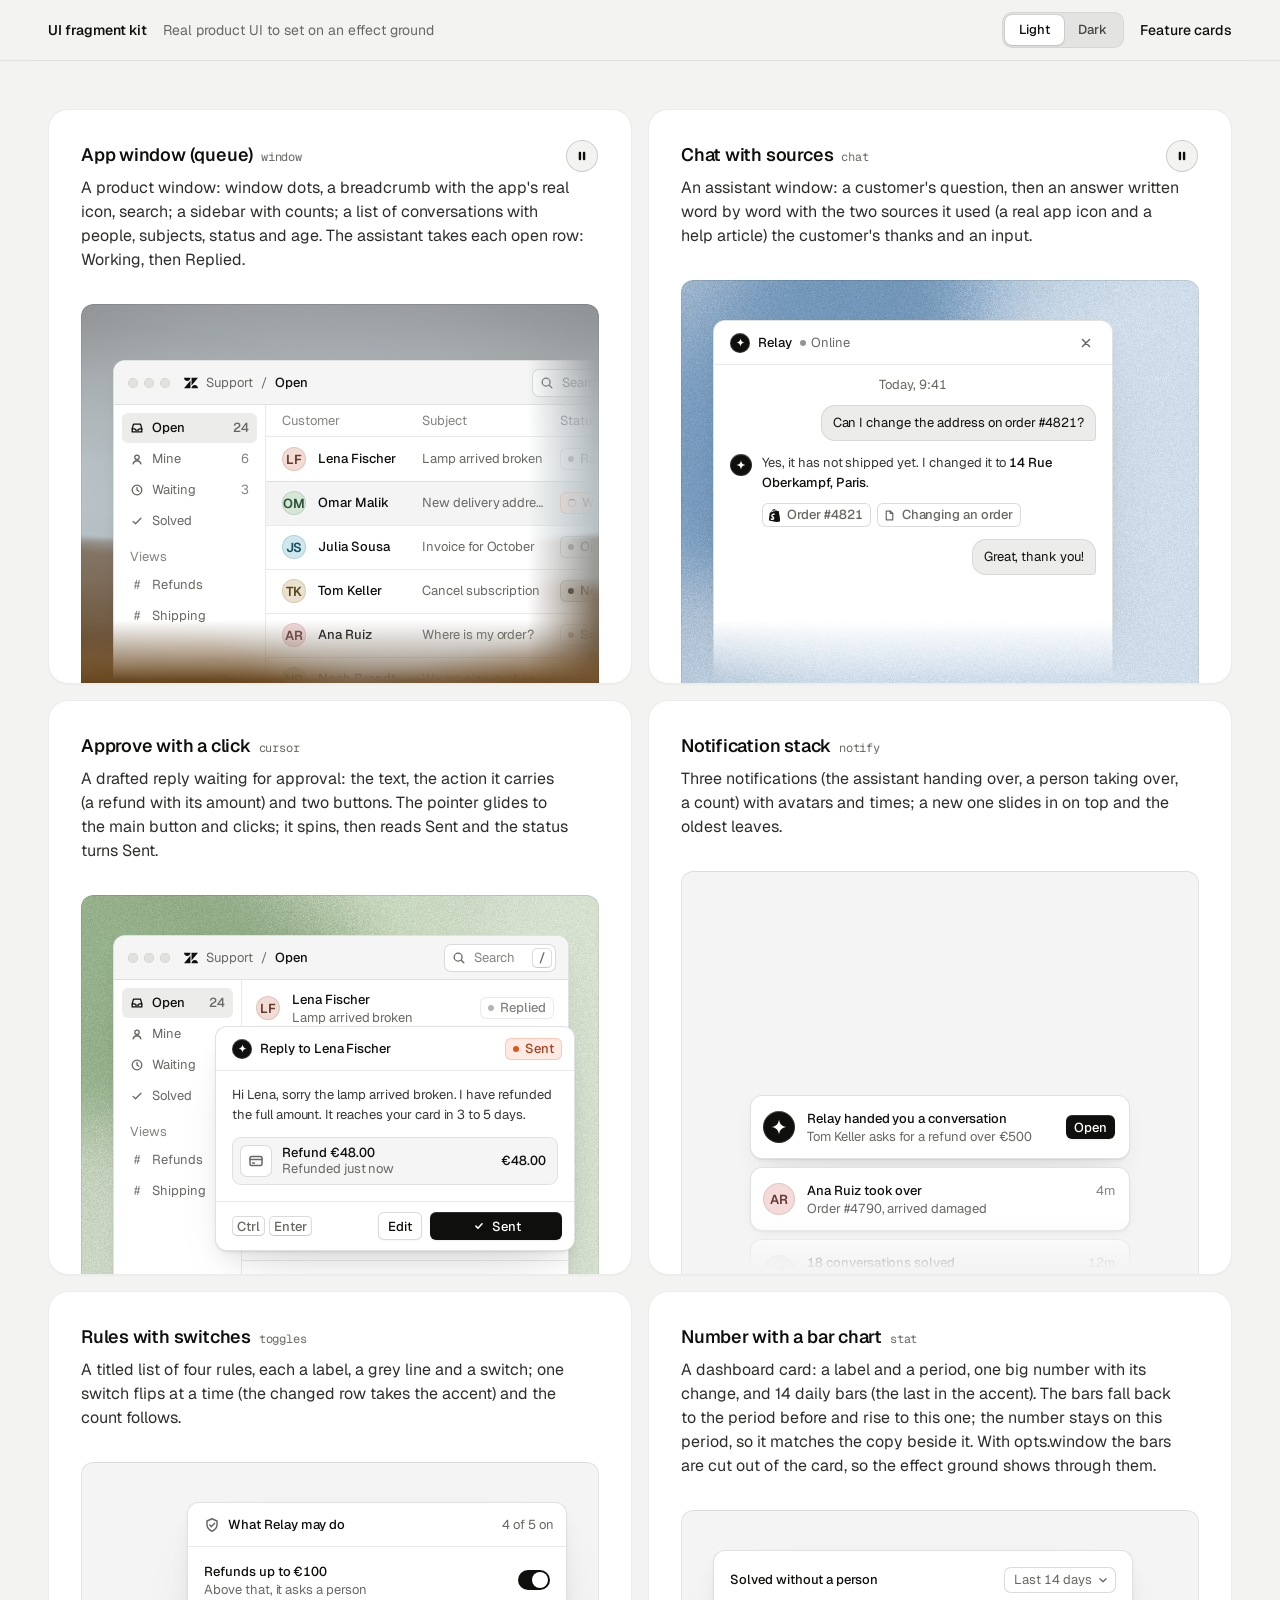
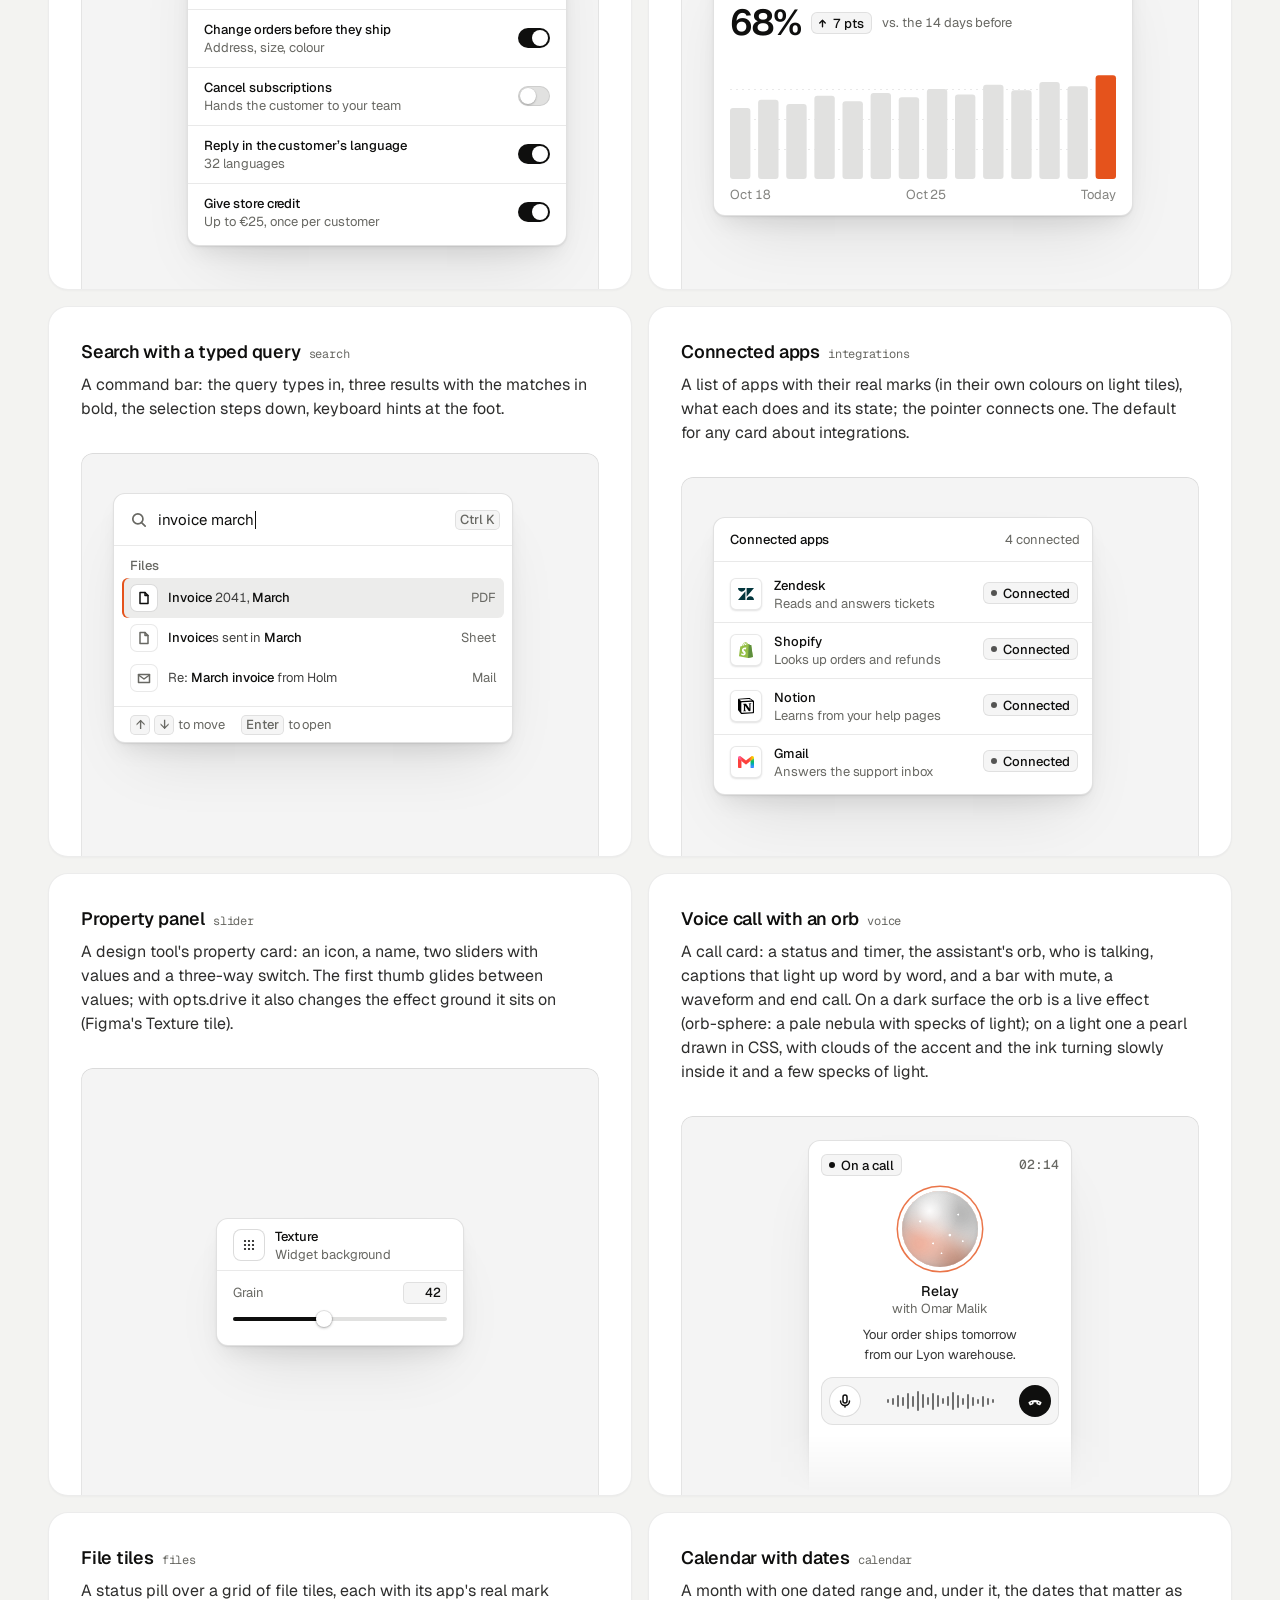
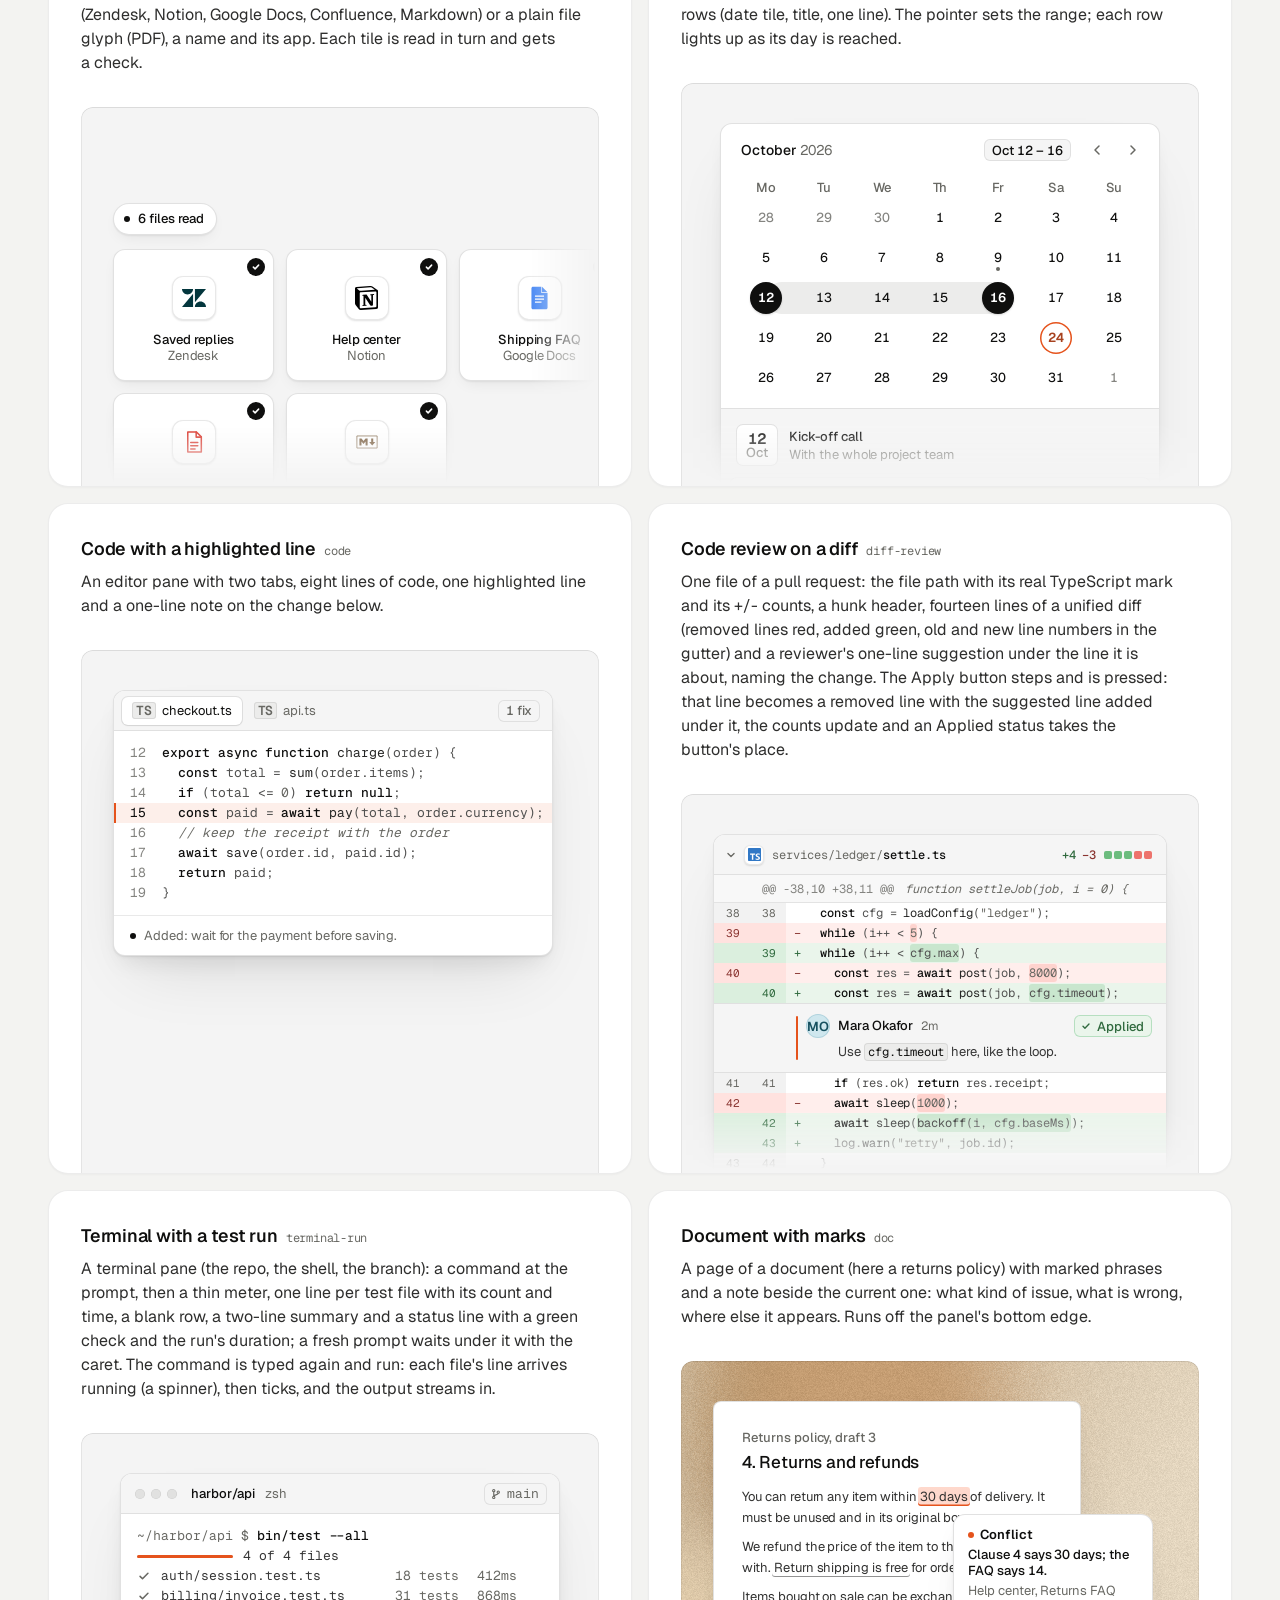
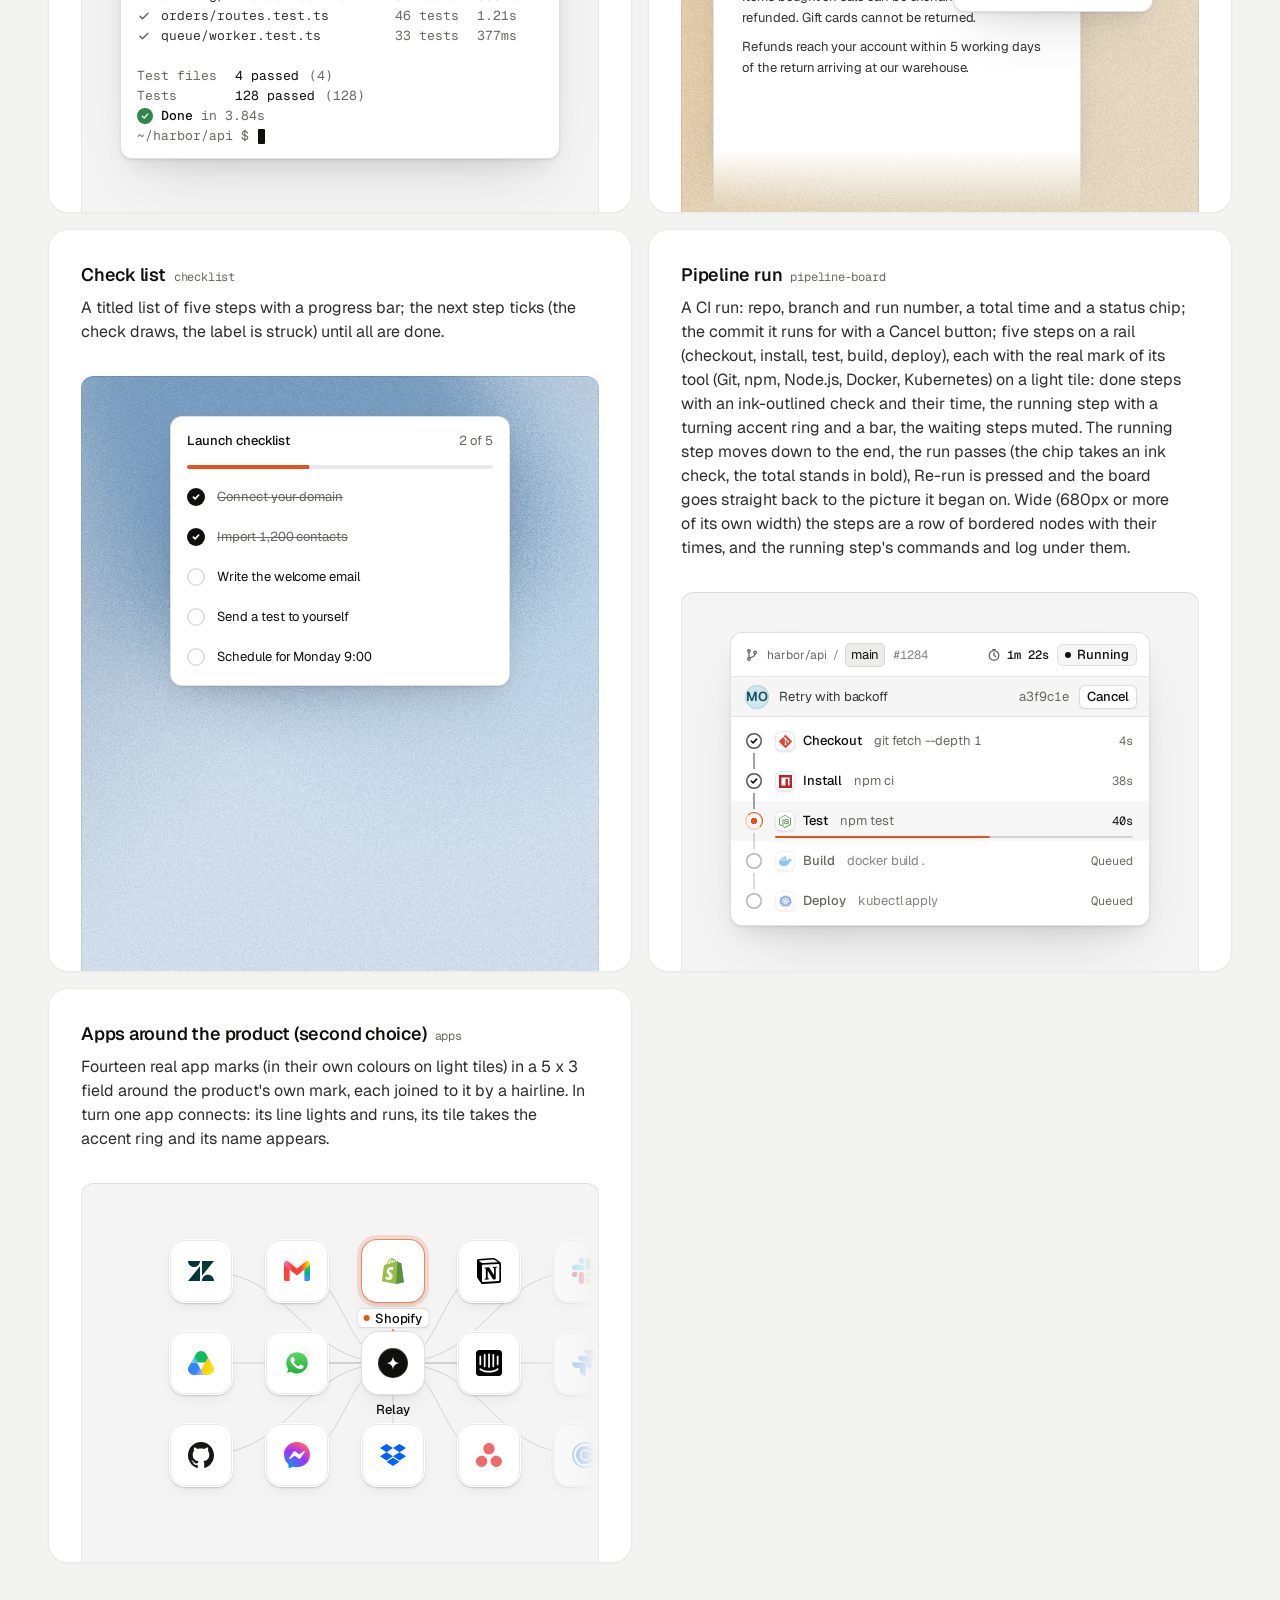
<file: skills/design-taste-frontend/assets/ui/index.html>
<!doctype html>
<html lang="en" data-theme="light">
<head>
<script>window.__tpGlMax = 16;   /* a gallery shows many live effects at once; a page of a site keeps the default 4 (fx.js) */</script>
<meta charset="utf-8">
<meta name="viewport" content="width=device-width, initial-scale=1">
<title>UI fragment kit</title>
<meta name="description" content="Nineteen pieces of real product UI from the taste-skill kit, each on an effect ground in a feature card.">
<link rel="preconnect" href="https://fonts.googleapis.com">
<link rel="preconnect" href="https://fonts.gstatic.com" crossorigin>
<link href="https://fonts.googleapis.com/css2?family=Geist:wght@300..700&family=Geist+Mono:wght@400;500&display=swap" rel="stylesheet">
<link rel="stylesheet" href="base.css">
<link rel="stylesheet" href="cards.css">
<style>
  :root { --font-text: "Geist", system-ui, sans-serif; --font-display: "Geist", system-ui, sans-serif; --font-mono: "Geist Mono", ui-monospace, monospace; }
  [data-theme="light"] { --bg: #f3f3f1; --card: #ffffff; --ink: #0f0f0e; --muted: #686863; --accent: #e5531c; --accent-ink: #ffffff; --g-bg: #e9e8e4; --g-surface: #f6f5f2; --frag: #ffffff; --warm: #c9a679; }
  [data-theme="dark"] { --bg: #070708; --card: #151517; --ink: #f2f2ef; --muted: #8f9094; --accent: #ff7a3c; --accent-ink: #120c08; --g-bg: #0e0e10; --g-surface: #1b1c1f; --frag: #1c1d20; --warm: #9c9689; }
  * { box-sizing: border-box; }
  html, body { margin: 0; }
  body { font-family: var(--font-text); background: var(--bg); color: var(--ink); -webkit-font-smoothing: antialiased; }
  .panel { --fx-bg: var(--g-bg); --fx-surface: var(--g-surface); --fx-ink: var(--ink); --fx-muted: var(--muted); --fx-accent: var(--hue, var(--warm)); --fx-accent-ink: var(--accent-ink); --calm: var(--g-bg); --p-h: 380px; }
  .top { position: sticky; top: 0; z-index: 20; background: color-mix(in oklab, var(--bg) 86%, transparent); backdrop-filter: blur(14px); -webkit-backdrop-filter: blur(14px); border-bottom: 1px solid color-mix(in oklab, var(--ink) 8%, transparent); }
  .top__in { max-width: 1232px; margin: 0 auto; padding: 0 24px; height: 60px; display: flex; align-items: center; gap: 16px; font-size: 14px; line-height: 20px; }
  .top__in strong { font-weight: 560; }
  .top__in > span { color: var(--muted); }
  .sp { flex: 1; }
  .seg { display: inline-flex; padding: 3px; border-radius: 10px; background: color-mix(in oklab, var(--ink) 6%, var(--bg)); box-shadow: inset 0 0 0 1px color-mix(in oklab, var(--ink) 6%, transparent); }
  .seg button { font: inherit; font-size: 13px; font-weight: 500; border: 0; background: none; color: color-mix(in oklab, var(--ink) 72%, var(--bg)); height: 30px; padding: 0 14px; border-radius: 7px; cursor: pointer; }
  .seg button[aria-pressed="true"] { background: var(--card); color: var(--ink); box-shadow: 0 0 0 1px color-mix(in oklab, var(--ink) 8%, transparent), 0 1px 2px rgb(0 0 0 / .1); }
  .top__in a { color: var(--ink); text-decoration: none; font-weight: 500; }
  main { max-width: 1232px; margin: 0 auto; padding: 48px 24px 96px; }
  .grid { display: grid; grid-template-columns: repeat(2, minmax(0, 1fr)); gap: 16px; }
  .card > h3 code { font: 400 12px/16px var(--font-mono); color: var(--muted); margin-left: 8px; }
  @media (max-width: 860px) { .grid { grid-template-columns: minmax(0, 1fr); } }
  @media (max-width: 600px) { main { padding: 24px 16px 64px; } .top__in { padding: 0 16px; } .top__in > span { display: none; } .panel { --p-h: 340px; } }
</style>
</head>
<body>
<header class="top">
  <div class="top__in">
    <strong>UI fragment kit</strong><span>Real product UI to set on an effect ground</span>
    <span class="sp"></span>
    <div class="seg" role="group" aria-label="Theme"><button type="button" data-mode="light" aria-pressed="true">Light</button><button type="button" data-mode="dark" aria-pressed="false">Dark</button></div>
    <a href="cards.html">Feature cards</a>
  </div>
</header>
<main><div class="grid" id="grid"></div></main>

<script type="module">
  import fx from '../effects/fx.js';
  import ui from './ui.js';
  const index = await fetch('index.json').then(r => r.json());
  // where each one sits, as its meta.json says: anchored at a corner or rising from the bottom and cut by
  // the panel's edge, or whole with 24px or more of ground round it; a fade only where an edge cuts it.
  // Only the compact slider sits in the calm middle (Figma's Texture tile); the cursor dialog is shown
  // where it belongs, over the lower-right edge of a window. [class, fade, style, opts]
  const PLACE = {
    window: ['at-corner', 'stage--fade-br', '--ay:56px'],
    chat: ['at-rise to-edge', 'stage--fade-b'],
    cursor: ['at-over', '', '--bx:24px;--by:24px'],
    notify: ['at-rise fit', 'stage--fade-b', '--ay:calc(100% - 180px);--ay-sm:calc(100% - 180px);--fit-max:380px'],
    toggles: ['at-right', ''],
    stat: ['at-corner', ''],
    search: ['at-corner', ''],
    integrations: ['at-corner', ''],
    slider: ['at-center', '', '', '{"compact":true,"drive":{"param":"grain","min":0.15,"max":0.95}}'],
    voice: ['at-rise to-edge fit', 'stage--fade-b', '--ax:max(24px, 50% - 132px);--ay:24px;--fit-max:264px'],
    files: ['at-corner wide', 'stage--fade-br', '--w:680px;--ay:96px'],
    calendar: ['at-rise fit', 'stage--fade-b', '--fit-max:440px'],
    code: ['at-corner', ''],
    'diff-review': ['at-corner fit', 'stage--fade-b', '--fit-max:480px'],
    'terminal-run': ['at-rise fit', '', '--fit-max:440px'],
    'pipeline-board': ['at-rise fit', '', '--fit-max:420px'],
    doc: ['at-corner to-edge', 'stage--fade-b'],
    checklist: ['at-rise fit', '', '--fit-max:340px'],
    apps: ['at-corner wide', 'stage--fade-br', '--w:560px;--ay:48px'],
  };
  // grounds behind UI are soft lit fields (never a line or dot pattern), on both themes: the bright
  // picture behind dark UI on the dark page, a clear step darker than white UI on the light page
  // the painting stays abstract (a mist over warm sand, level, fully soft) and shows once on the page
  const PAINT = ['painterly-landscape', { blur: 1, brush: 0.35, slope: 0, hillY: 0.3, horizon: 0.62, calm: 0.2, calmX: 0.6, calmY: 0.8, drift: 0, side: 1 }, '{"bg":"#a3b0b6","accent":"#c49a6c"}'];
  const GRAIN = ['grain-gradient', { speed: 0, grainMotion: 0, calm: 0.2, calmX: 0.5, calmY: 0.6, tint: 0.6, contrast: 0.6 }, '{"bg":"#d9ccb7","surface":"#e9e0d2","ink":"#2a2622","muted":"#6f675c","accent":"#a8794a"}'];
  const SKY = [GRAIN[0], GRAIN[1], '{"bg":"#c6d3df","surface":"#d6e0e9","ink":"#25303a","muted":"#5d6873","accent":"#3f6a92"}'];
  const SAGE = [GRAIN[0], GRAIN[1], '{"bg":"#cdd6c6","surface":"#dce3d6","ink":"#262d24","muted":"#5f6a5a","accent":"#6c8e63"}'];
  const GROUND = (m, i) => (m.name === 'slider' ? GRAIN : i === 0 ? PAINT : [GRAIN, SKY, SAGE][i % 3]);
  const q = new URLSearchParams(location.search);
  const grid = document.getElementById('grid');
  grid.innerHTML = index.fragments.map((m, i) => {
    const [at, fade, extra = '', opts = ''] = PLACE[m.name] || ['at-corner', 'stage--fade-br'];
    const [id, params, pal] = GROUND(m, i);
    const w = at === 'at-center' ? '' : ` style="--ax:32px;--ay:40px;${extra}"`;
    const o = opts ? ` data-ui-opts='${opts}'` : '';
    // the cursor is a dialog over a window's edge: the window under it holds still
    const under = m.name === 'cursor' ? `<div class="at-corner" style="--ax:32px;--ay:40px" data-ui-load="window" data-ui-opts='{"compact":true}' data-ui-still></div>` : '';
    return `<article class="card card--row"><h3>${m.title}<code>${m.name}</code></h3><p>${m.shows}</p>
      <div class="panel" data-fx="${id}" data-fx-seed="${(i + 1) * 17}" data-fx-params='${JSON.stringify(params)}' data-fx-palette='${pal}' style="--calm-k:0%">
        <div class="stage ${fade}">${under}<div class="${at}"${w}${o} data-ui-load="${m.name}"></div></div></div></article>`;
  }).join('');
  function setMode(mode) {
    document.documentElement.dataset.theme = mode;
    document.querySelectorAll('.seg button').forEach(b => b.setAttribute('aria-pressed', String(b.dataset.mode === mode)));
  }
  setMode(q.get('mode') === 'dark' ? 'dark' : 'light');
  if (q.has('t')) fx.setClock(+q.get('t'));
  // each ground is drawn once near the screen and kept as a picture (its WebGL context freed), so nineteen
  // panels need one or two contexts, not nineteen
  await Promise.all([ui.loadAll(grid), ui.grounds(grid, fx)]);
  document.documentElement.dataset.ready = '1';
  document.querySelectorAll('.seg button').forEach(b => b.addEventListener('click', async () => {
    setMode(b.dataset.mode);
    for (const el of grid.querySelectorAll('[data-ui]')) el.__ui?.repaint?.();
    await ui.grounds(grid, fx);
  }));
</script>
</body>
</html>
</file>
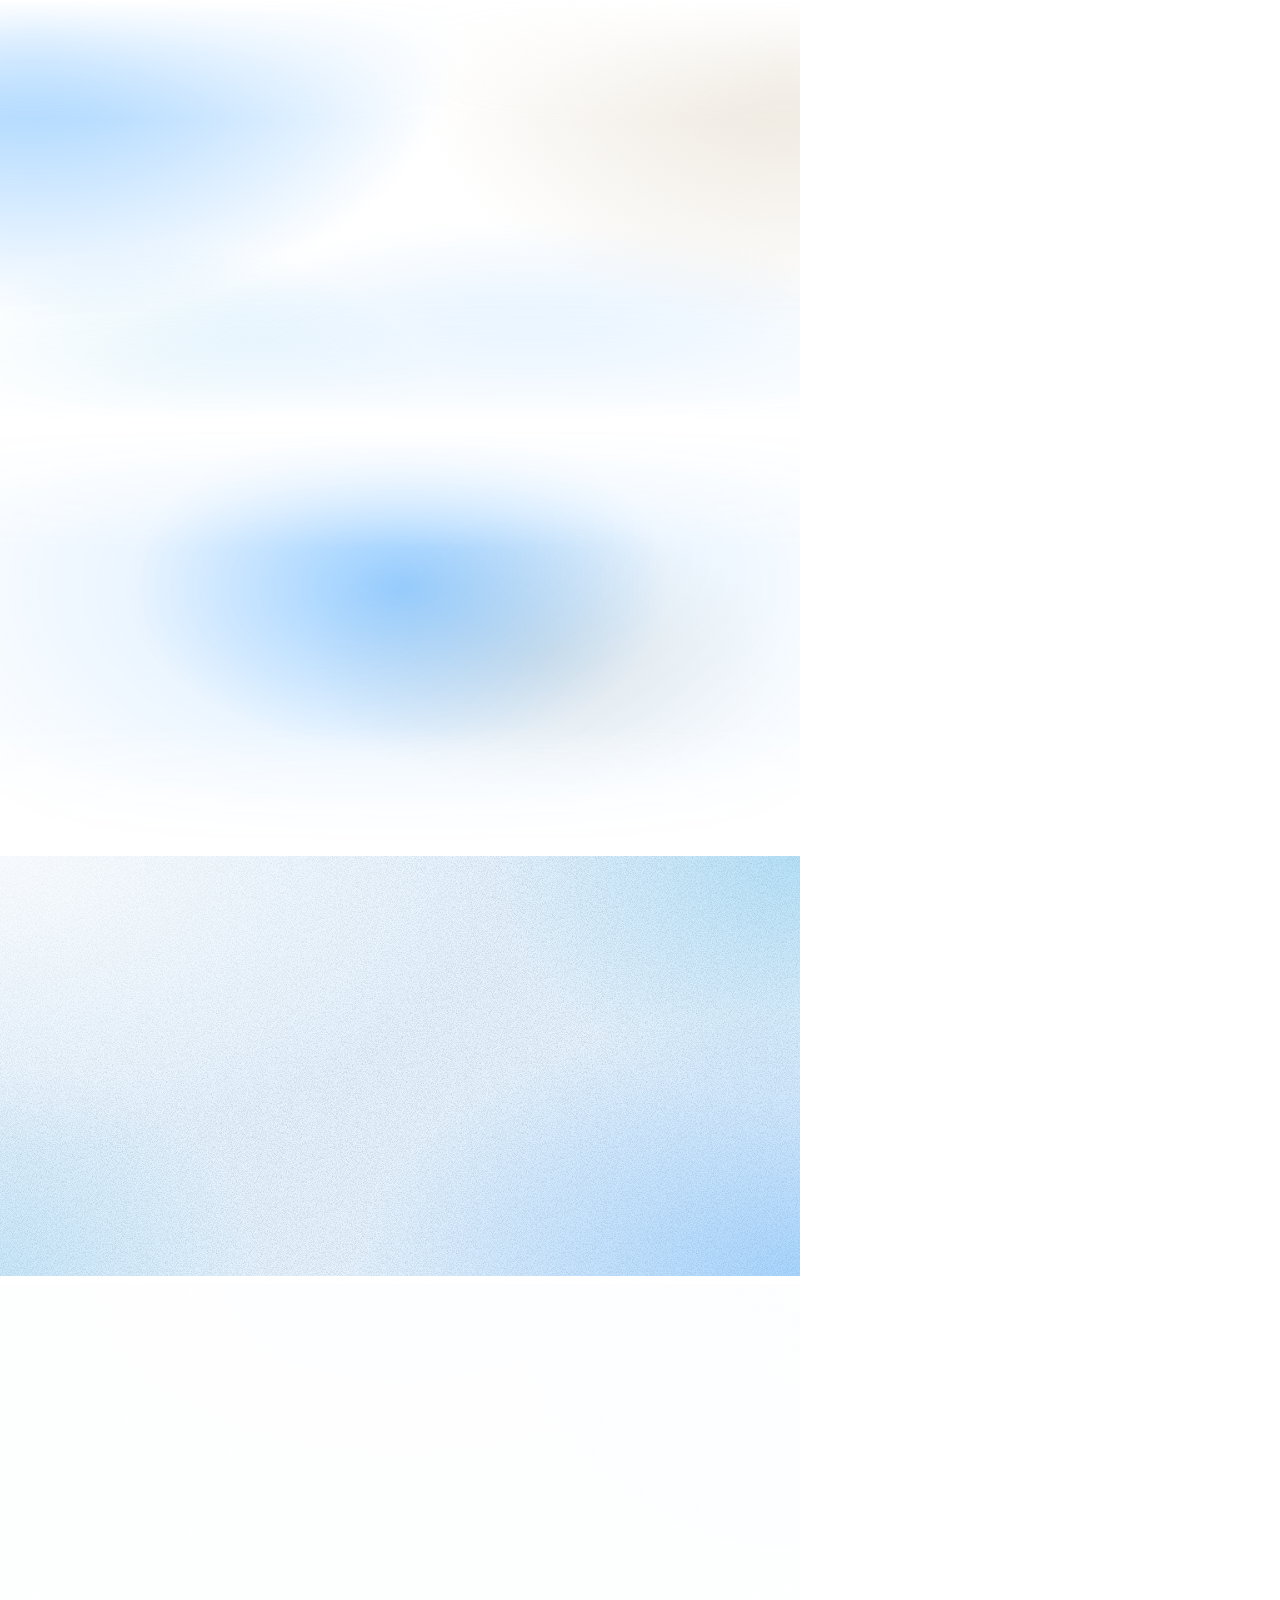
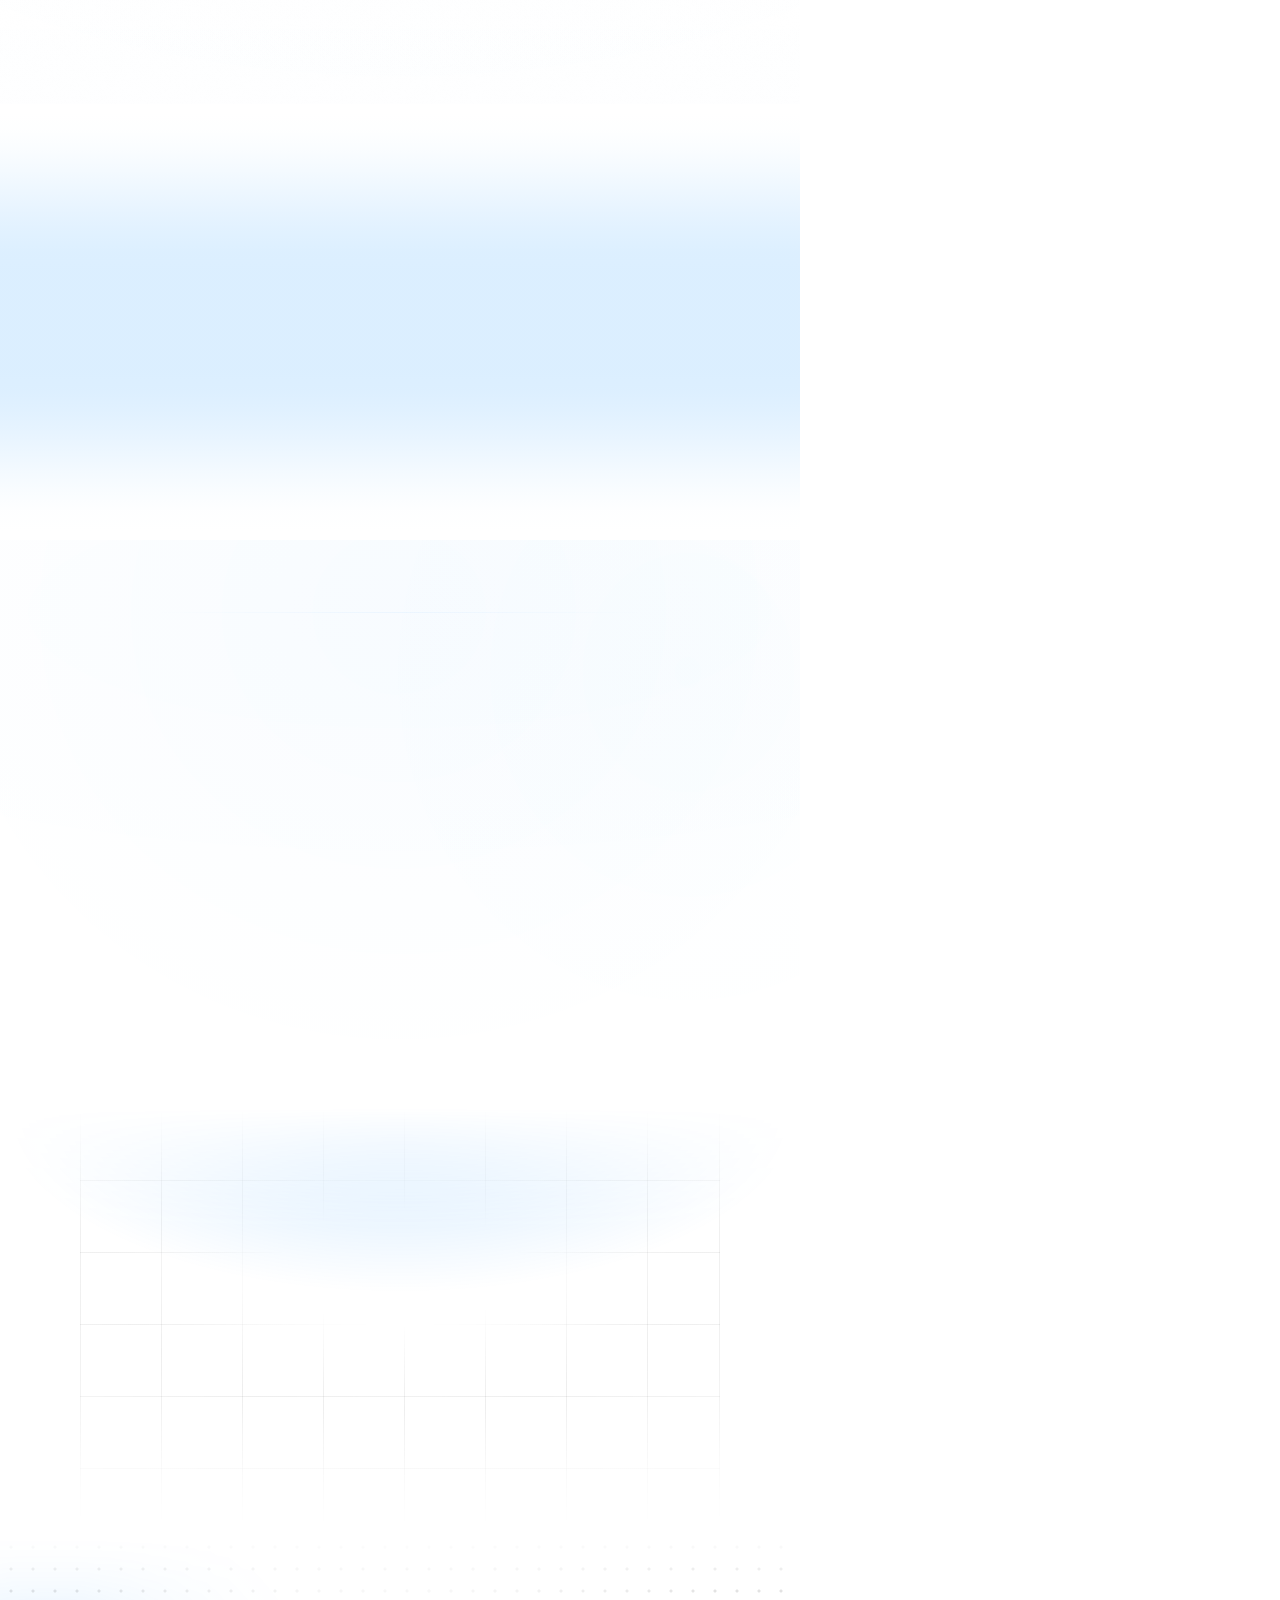
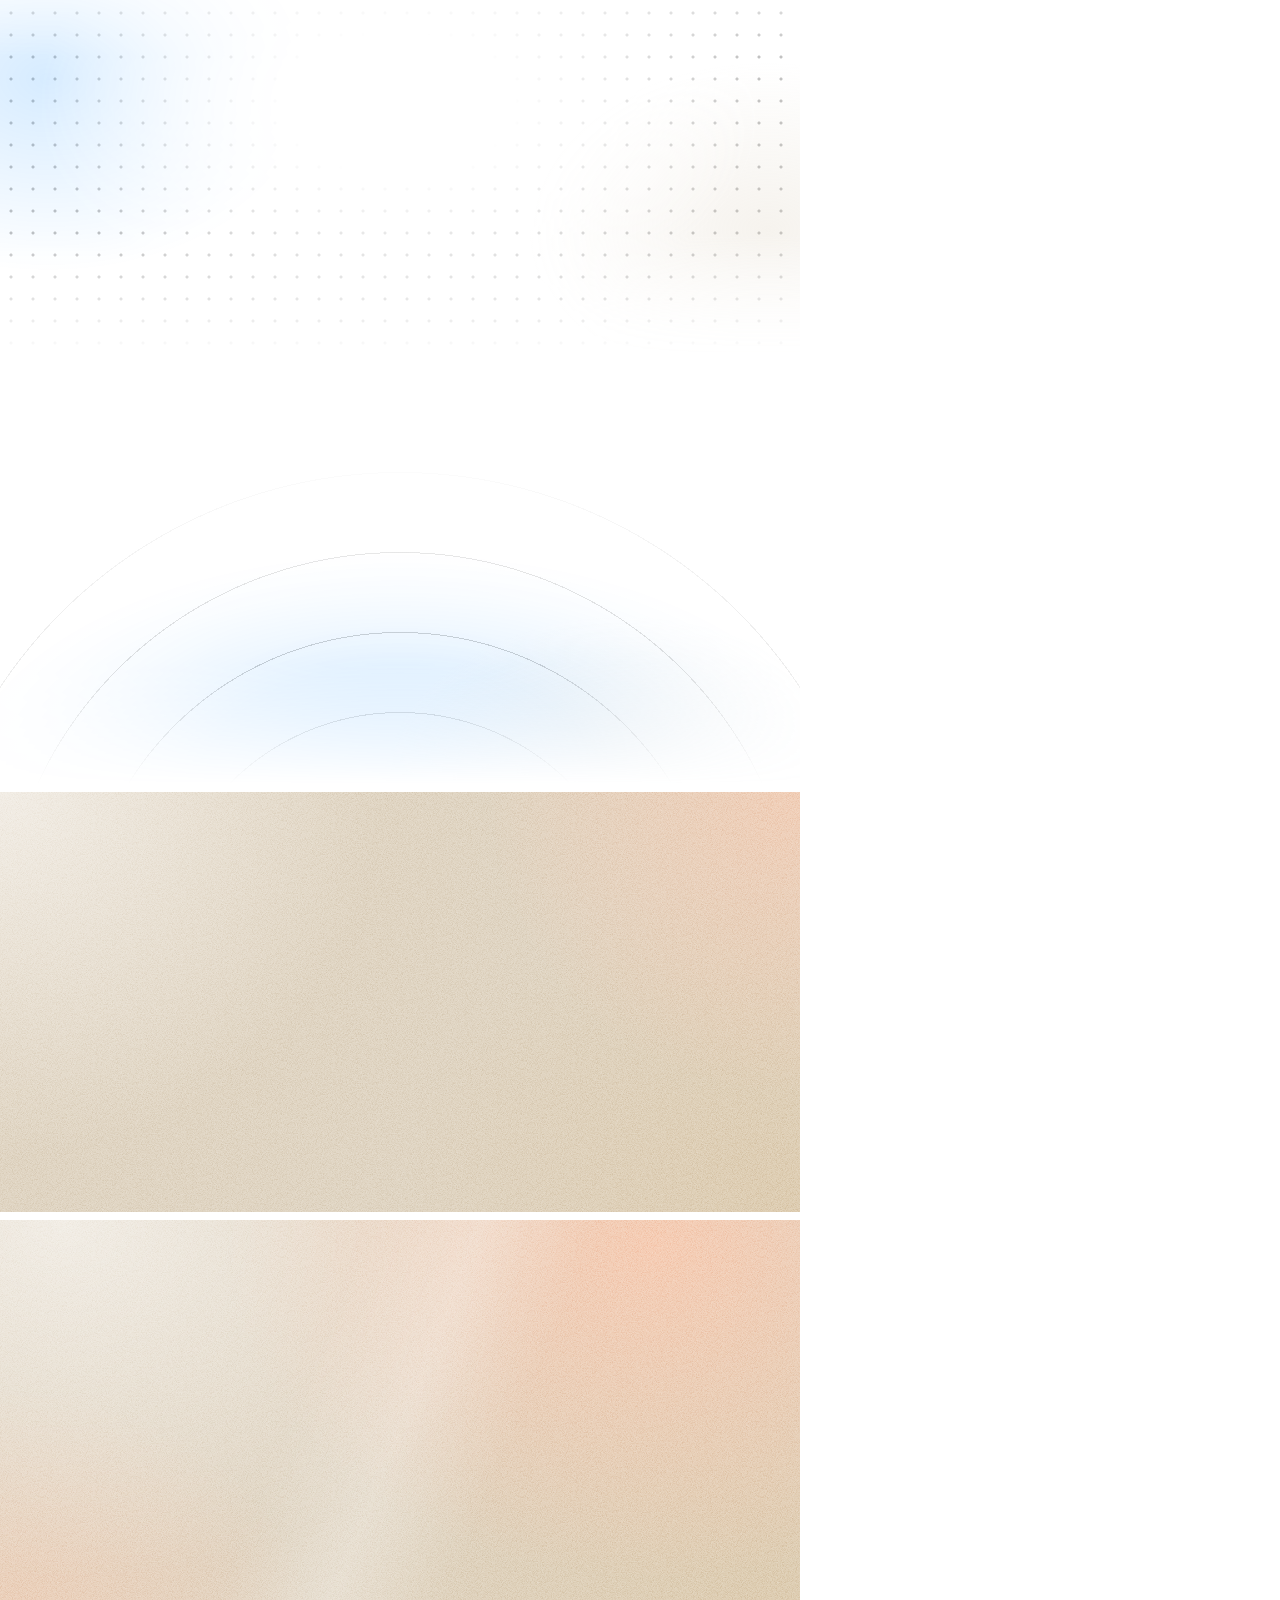
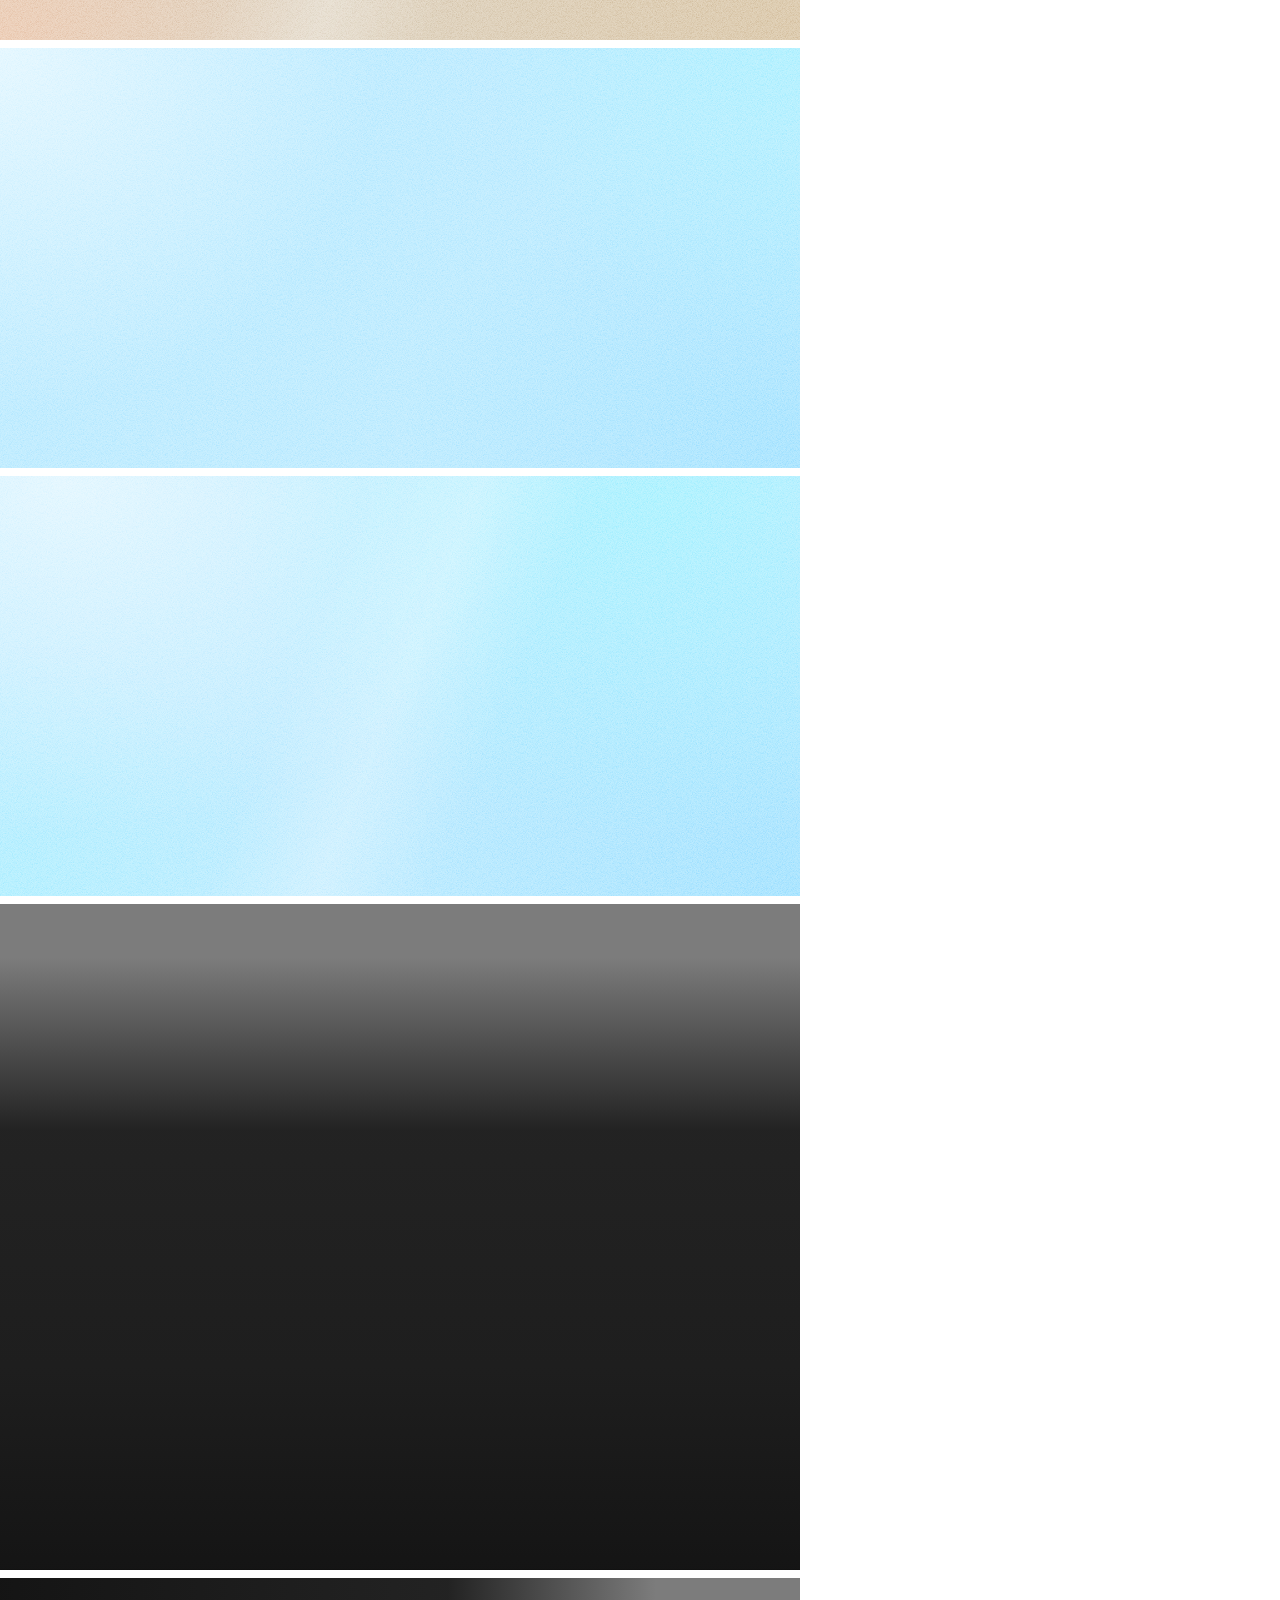
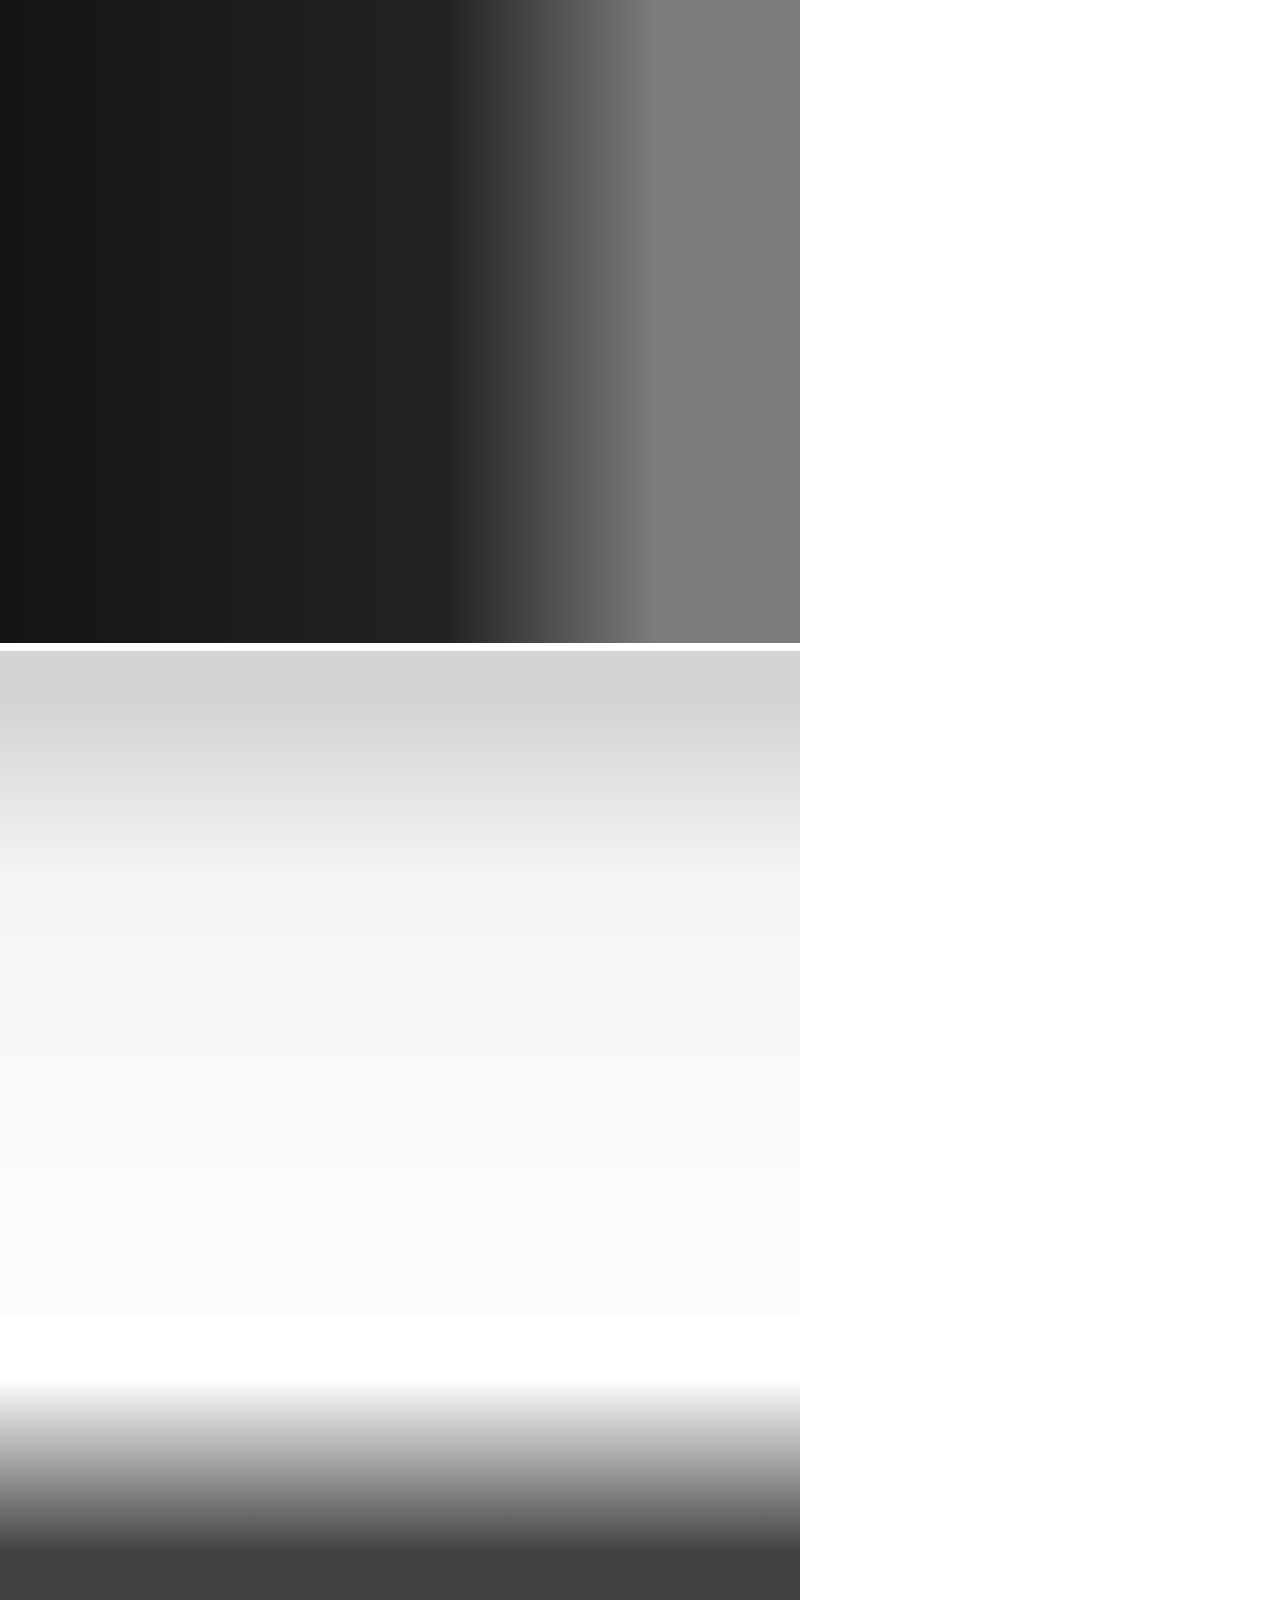
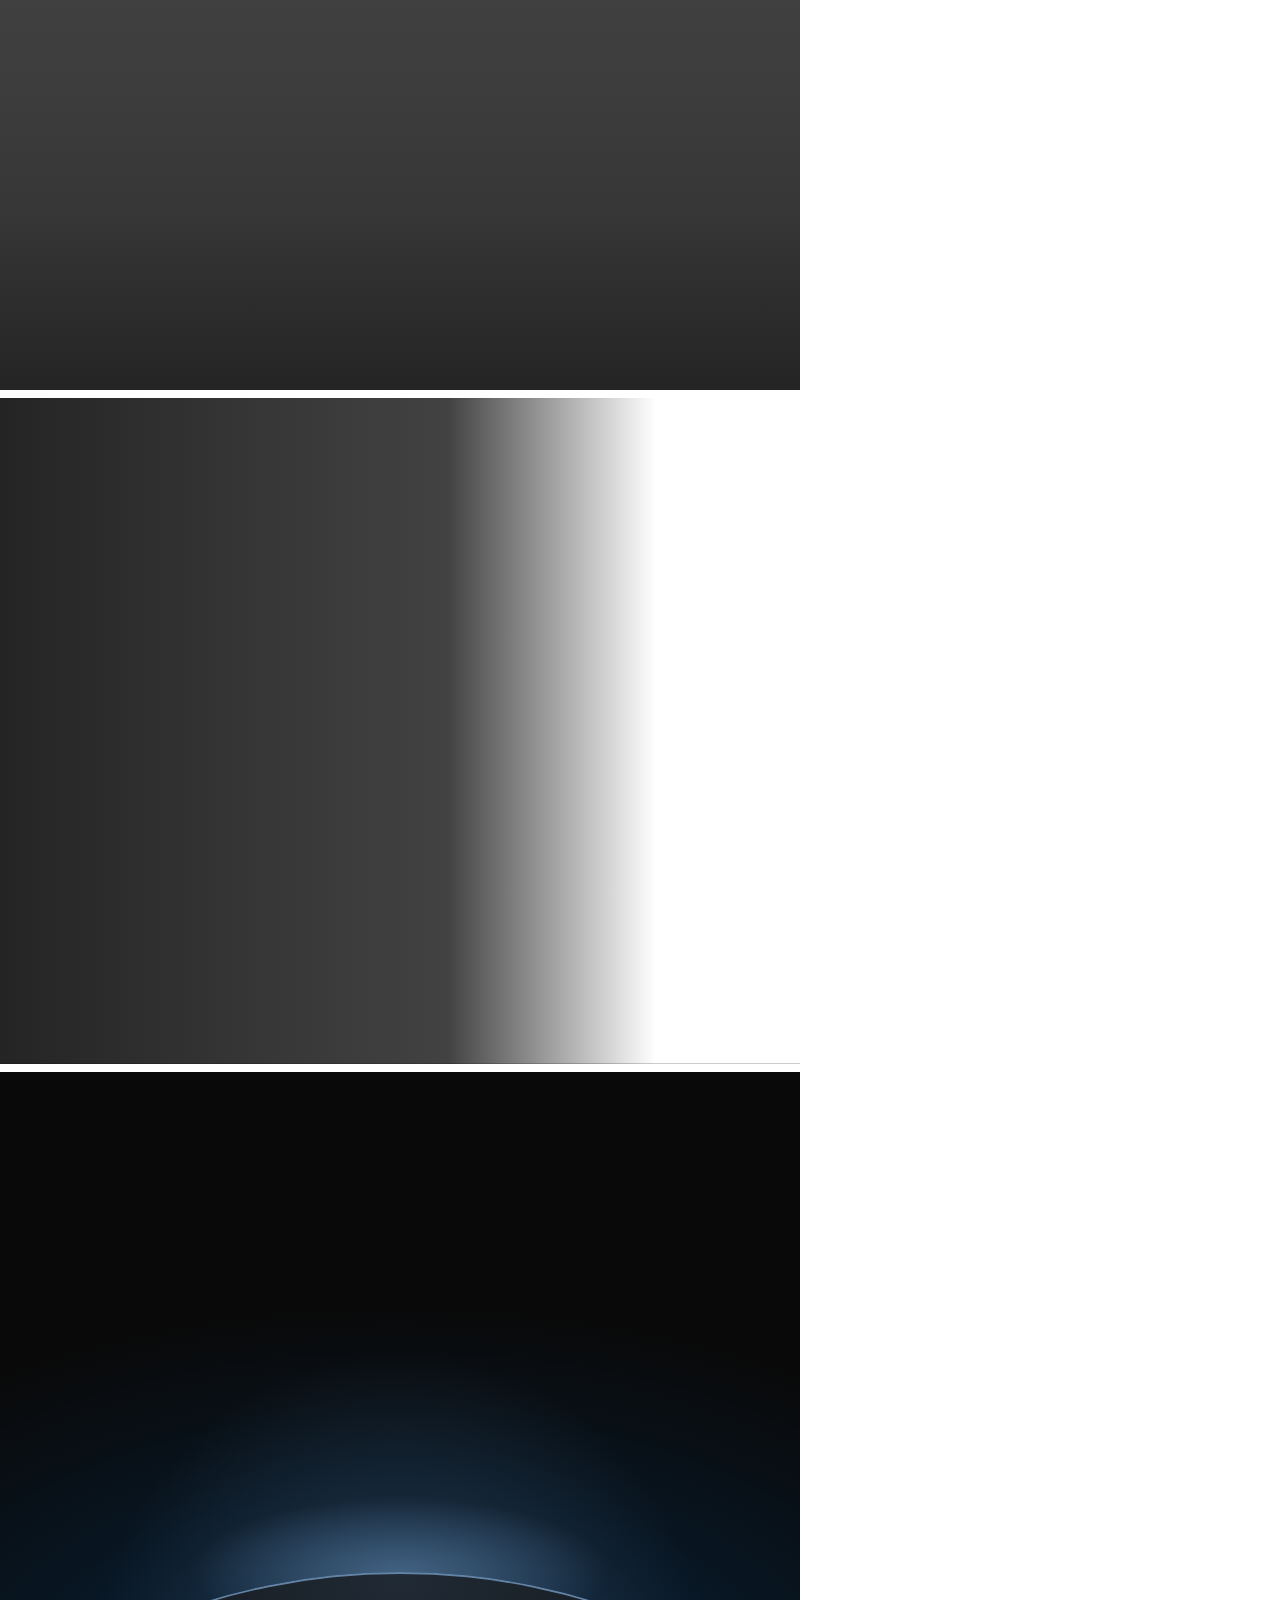
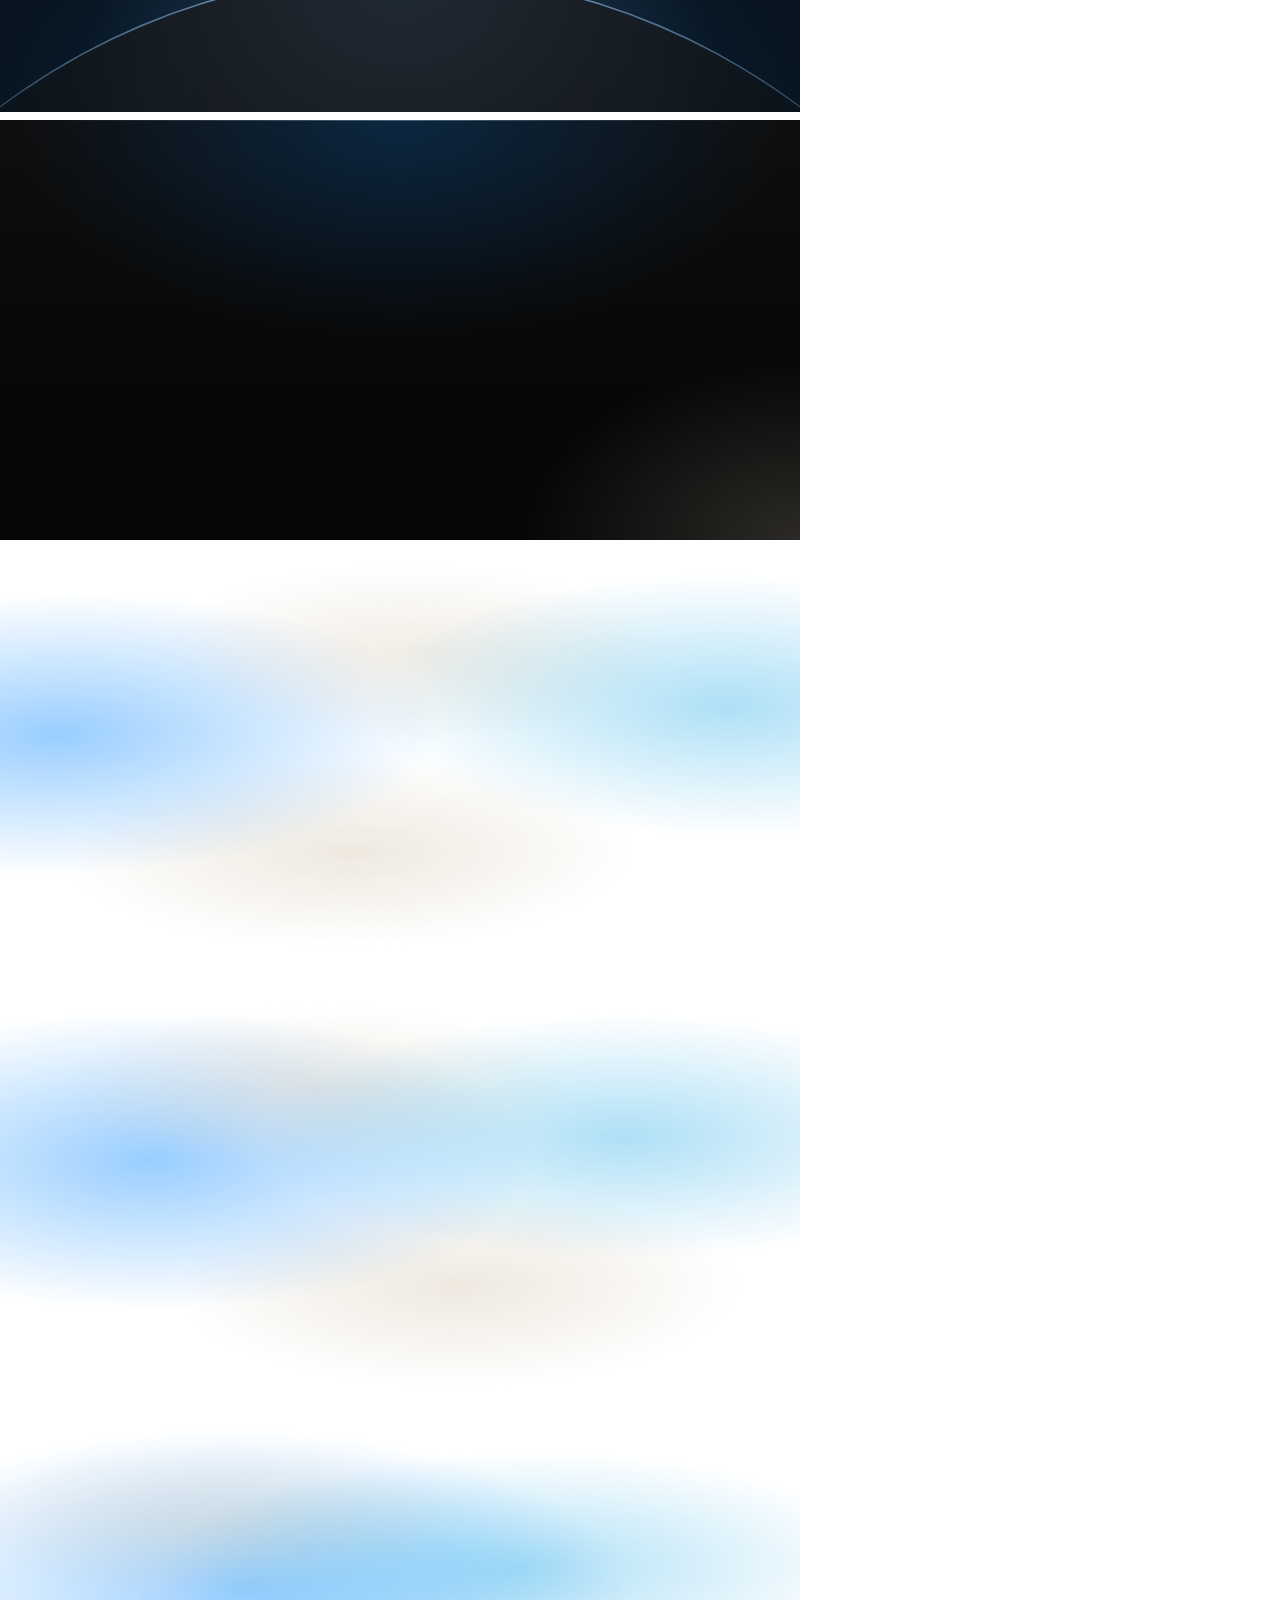
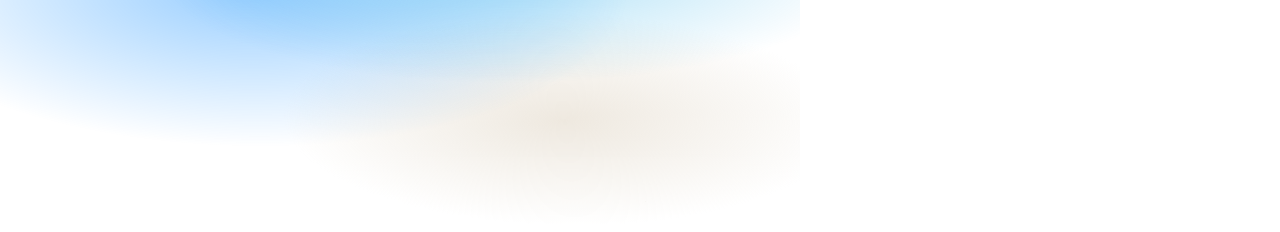
<file: skills/design-taste-frontend/assets/backgrounds/check.html>
<!doctype html>
<html lang="en" data-ground="sand">
<head>
<meta charset="utf-8">
<title>Backgrounds contrast check</title>
<!-- Every ground in a 800px box, for check.mjs: it sets a palette, screenshots the boxes and measures
     the ink and muted contrast on every pixel of each ground's text zone (index.json). The photograph
     grounds sit on a flat grey picture: #7c7c7c for the dark scrim, #d4d4d4 for the light one; and the worst case of the dark scrim: a white
     picture (white words on it). The light scrim is for pale photographs only. -->
<link rel="stylesheet" href="../system.css">
<link rel="stylesheet" href="backgrounds.css">
<style>body { margin: 0; width: 800px; } .box { width: 800px; margin: 0 0 8px; padding: 24px; font-size: 20px; } .pi, .pm { visibility: hidden; } .pi { color: var(--ink); } .pm { color: var(--muted); }  /* the liquid blobs held at the start, the middle and the end of their drift (the keyframes in backgrounds.css), so the text zone is measured where they stand under it */
  .at-start::before { animation: none; transform: translate3d(-7%, 0, 0) skewX(-7deg) scaleY(.94); } .at-start::after { animation: none; transform: translate3d(8%, 0, 0) skewX(6deg) scaleY(1.04); }
  .at-mid::before { animation: none; transform: translate3d(.5%, 0, 0) skewX(-.5deg) scaleY(.995); } .at-mid::after { animation: none; transform: translate3d(-.5%, 0, 0) scaleY(.98); }
  .at-end::before { animation: none; transform: translate3d(8%, 0, 0) skewX(6deg) scaleY(1.05); } .at-end::after { animation: none; transform: translate3d(-9%, 0, 0) skewX(-6deg) scaleY(.92); }
</style>
<script src="backgrounds.js" defer></script>
</head>
<body>
<div class="bg-mist box" data-g="mist" style="height:420px"><span class="pi">Ink</span> <span class="pm">Muted</span></div>
<div class="bg-halo box" data-g="halo" style="height:420px"><span class="pi">Ink</span> <span class="pm">Muted</span></div>
<div class="bg-grain box" data-g="grain" style="height:420px"><span class="pi">Ink</span> <span class="pm">Muted</span></div>
<div class="bg-paper box" data-g="paper" style="height:420px"><span class="pi">Ink</span> <span class="pm">Muted</span></div>
<div class="bg-dusk box" data-g="dusk" style="height:420px"><span class="pi">Ink</span> <span class="pm">Muted</span></div>
<div class="bg-topglow box" data-g="topglow" style="height:560px"><span class="pi">Ink</span> <span class="pm">Muted</span></div>
<div class="bg-ruled box" data-g="ruled" style="height:420px"><span class="pi">Ink</span> <span class="pm">Muted</span></div>
<div class="bg-dots box" data-g="dots" style="height:420px"><span class="pi">Ink</span> <span class="pm">Muted</span></div>
<div class="bg-arcs box" data-g="arcs" style="height:420px"><span class="pi">Ink</span> <span class="pm">Muted</span></div>
<div class="bg-band box" data-g="band" style="height:420px"><span class="pi">Ink</span> <span class="pm">Muted</span></div>
<div class="bg-field box" data-g="field" style="height:420px"><span class="pi">Ink</span> <span class="pm">Muted</span></div>
<div class="bg-band bg-tint box" data-g="band-tint" style="height:420px"><span class="pi">Ink</span> <span class="pm">Muted</span></div>
<div class="bg-field bg-tint box" data-g="field-tint" style="height:420px"><span class="pi">Ink</span> <span class="pm">Muted</span></div>
<div class="bg-photo box" data-g="photo" style="height:520px;--g-photo:linear-gradient(#7c7c7c,#7c7c7c)"><span class="pi">Ink</span> <span class="pm">Muted</span></div>
<div class="bg-photo bg-photo--left box" data-g="photo-left" style="height:520px;--g-photo:linear-gradient(#7c7c7c,#7c7c7c)"><span class="pi">Ink</span> <span class="pm">Muted</span></div>
<div class="bg-photo bg-photo--light box" data-g="photo-light" style="height:520px;--g-photo:linear-gradient(#d4d4d4,#d4d4d4)"><span class="pi">Ink</span> <span class="pm">Muted</span></div>
<div class="bg-photo box" data-g="photo-white" style="height:520px;--g-photo:linear-gradient(#fff,#fff)"><span class="pi">Ink</span> <span class="pm">Muted</span></div>
<div class="bg-photo bg-photo--left box" data-g="photo-left-white" style="height:520px;--g-photo:linear-gradient(#fff,#fff)"><span class="pi">Ink</span> <span class="pm">Muted</span></div>
<div class="bg-horizon box" data-g="horizon" style="height:640px"><span class="pi">Ink</span> <span class="pm">Muted</span></div>
<div class="bg-deep box" data-g="deep" style="height:420px"><span class="pi">Ink</span> <span class="pm">Muted</span></div>
<div class="bg-liquid box at-start" data-g="liquid" data-no-pause style="height:420px"><span class="pi">Ink</span> <span class="pm">Muted</span></div>
<div class="bg-liquid box at-mid" data-g="liquid-mid" data-no-pause style="height:420px"><span class="pi">Ink</span> <span class="pm">Muted</span></div>
<div class="bg-liquid box at-end" data-g="liquid-end" data-no-pause style="height:420px"><span class="pi">Ink</span> <span class="pm">Muted</span></div>

</body>
</html>
</file>
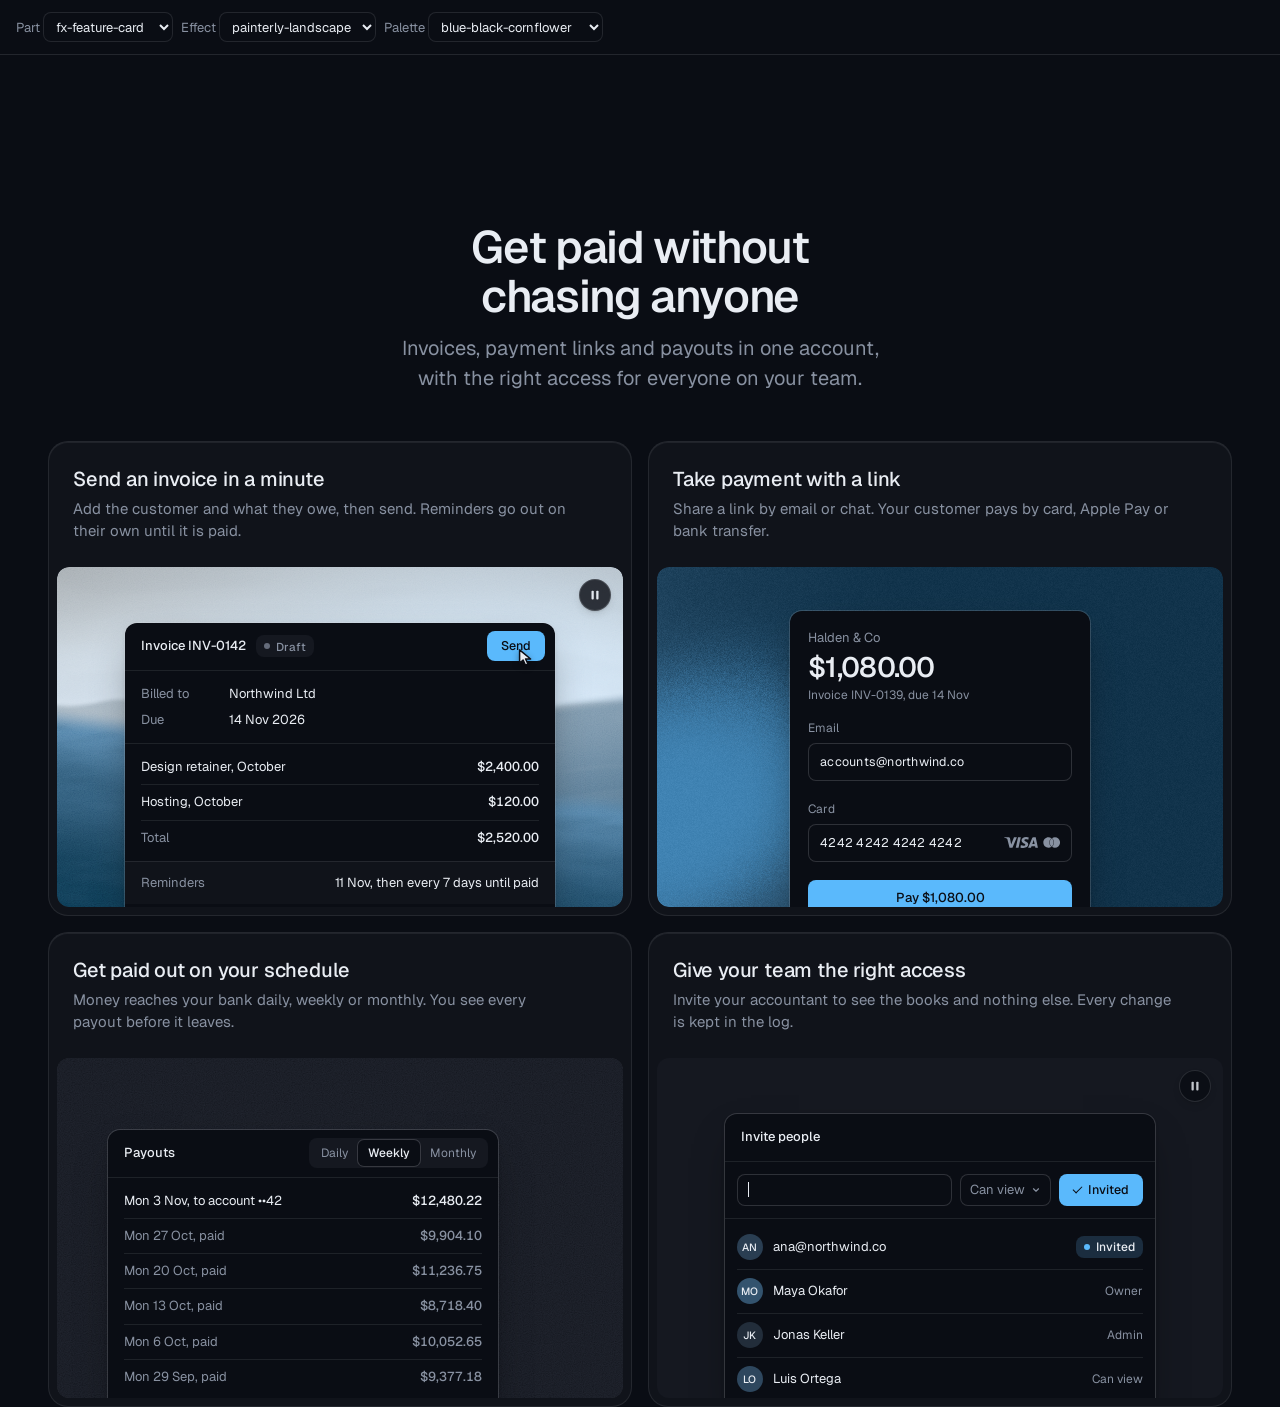
<file: skills/design-taste-frontend/assets/components/_lab.html>
<!doctype html>
<html lang="en" data-radius="soft">
<head>
<script>window.__tpGlMax = 16;   /* a gallery shows many live effects at once; a page of a site keeps the default 4 (fx.js) */</script>
<meta charset="utf-8">
<meta name="viewport" content="width=device-width, initial-scale=1">
<title>Component lab</title>
<link rel="preconnect" href="https://fonts.googleapis.com">
<link rel="preconnect" href="https://fonts.gstatic.com" crossorigin>
<link href="https://fonts.googleapis.com/css2?family=Geist:wght@100..900&family=Geist+Mono:wght@400..600&display=swap" rel="stylesheet">
<link rel="stylesheet" href="../system.css">
<link rel="stylesheet" href="./base.css">
<style>
  /* one component on its own, with a chosen effect (or object) and palette:
     _lab.html?c=fx-chart&fx=ruled-grounds&palette=white-link-blue&w=640 */
  :root { --font-display: "Geist", system-ui, sans-serif; --font-text: "Geist", system-ui, sans-serif; --font-mono: "Geist Mono", ui-monospace, monospace; --display-weight: 560; --display-tracking: -0.03em; }
  body { min-height: 100vh; margin: 0; }
  .bar { display: flex; flex-wrap: wrap; gap: 8px; align-items: center; padding: 12px 16px; border-bottom: 1px solid var(--line); font: 13px/1.4 var(--font-text); color: var(--muted); }
  .bar select { font: inherit; color: var(--ink); background: var(--bg); border: 1px solid var(--line); border-radius: var(--r-sm); height: 30px; padding: 0 8px; }
  .stage { padding: clamp(16px, 4vw, 48px); margin-inline: auto; }
</style>
</head>
<body>
<div class="bar">
  <label>Part <select id="c"></select></label>
  <label>Effect <select id="fx"></select></label>
  <label>Palette <select id="pal"></select></label>
</div>
<main class="stage" id="stage"></main>
<script type="module">
  import fx from '../effects/fx.js';
  const PARTS = ['fx-feature-card', 'fx-dither-object', 'fx-headline', 'fx-button', 'fx-prompt', 'fx-icon-tiles', 'fx-stat', 'fx-globe', 'fx-map', 'fx-chart', 'fx-bars', 'fx-band', 'fx-spotlight', 'fx-photo', 'fx-avatar', 'fx-search', 'fx-logos', 'fx-tabs', 'fx-pricing', 'fx-progress'];
  const PALETTES = {
    'blue-black-cornflower': { bg: '#0a0d14', surface: '#131824', ink: '#e9edf3', muted: '#8891a1', accent: '#5ab9fc', accentInk: '#0a0d14' },
    'graphite-safety-orange': { bg: '#18191b', surface: '#222427', ink: '#eff0f1', muted: '#9c9ea3', accent: '#ff4a1f', accentInk: '#18191b' },
    'white-link-blue': { bg: '#ffffff', surface: '#f4f4f4', ink: '#111111', muted: '#6b6b6b', accent: '#1a4be0', accentInk: '#ffffff' },
    'moss-sand': { bg: '#ddd6c6', surface: '#d2cab8', ink: '#2a2a26', muted: '#59574e', accent: '#4f6238', accentInk: '#ffffff' },
    'cobalt-field': { bg: '#0034eb', surface: '#002fd6', ink: '#ffffff', muted: '#dfe4f2', accent: '#e9e34a', accentInk: '#111111' },
  };
  const q = new URLSearchParams(location.search);
  const part = PARTS.includes(q.get('c')) ? q.get('c') : PARTS[0];
  const palId = PALETTES[q.get('palette')] ? q.get('palette') : 'blue-black-cornflower';
  const p = PALETTES[palId];
  const s = document.documentElement.style;
  const action = fx.color.contrast(p.accent, p.bg) >= 2.2 ? p.accent : p.ink;
  Object.entries({ '--p-bg': p.bg, '--p-surface': p.surface, '--p-ink': p.ink, '--p-muted': p.muted, '--p-accent': p.accent, '--p-accent-ink': p.accentInk, '--p-action': action, '--p-action-ink': action === p.accent ? p.accentInk : p.bg }).forEach(([k, v]) => s.setProperty(k, v));
  s.colorScheme = fx.color.isDark(p.bg) ? 'dark' : 'light';
  if (q.has('fallback')) fx.config.forceFallback = true;
  // one part at a time: at most 4 live WebGL contexts on this page
  fx.config.maxLive = 4;
  if (q.has('w')) document.getElementById('stage').style.maxWidth = q.get('w') + 'px';

  const base = `./${part}/`;
  const [meta, html, mod] = await Promise.all([fetch(base + 'meta.json').then(r => r.json()), fetch(base + 'component.html').then(r => r.text()), import(base + 'component.js')]);
  const link = Object.assign(document.createElement('link'), { rel: 'stylesheet', href: base + 'component.css' });
  document.head.append(link);
  await new Promise(r => { link.onload = link.onerror = r; });
  const choices = meta.effects?.length ? meta.effects : meta.objects || [];
  const chosen = choices.includes(q.get('fx')) ? q.get('fx') : meta.default;
  const stage = document.getElementById('stage');
  stage.innerHTML = html;
  const root = stage.firstElementChild;
  // the chosen effect goes where the part reads it: data-cx-object, data-cx-fill, or data-cx-effect on the root
  // the dither object: one figure set to the chosen object (one live object, as on a page); no caption under it
  if (meta.objects) {
    const fig = root.matches('[data-cx-object]') ? root : root.querySelector('[data-cx-object]');
    fig.dataset.cxObject = chosen;
    if (q.get('render') === 'studio') fig.dataset.cxRender = 'studio';
    fig.querySelector('.cx-obj__stage').removeAttribute('aria-label');
    fig.style.maxWidth = '720px';
  }
  // without ?fx= the markup keeps its own effects (the feature card mixes a landscape and a grain: setting
  // the default on every panel would paint the grain panel as a landscape too)
  else if (!choices.includes(q.get('fx'))) { /* as written */ }
  else if (root.querySelector('[data-cx-fill]')) root.querySelectorAll('[data-cx-fill]').forEach(el => { el.dataset.cxFill = chosen; });
  else if (root.querySelector('[data-cx-effect]')) root.querySelectorAll('[data-cx-effect]').forEach(el => { el.dataset.cxEffect = chosen; });
  else root.dataset.cxEffect = chosen;
  // the map draws its baked streets; an effect named with ?fx= shows its fallback ground (no map data) instead
  if (part === 'fx-map' && choices.includes(q.get('fx'))) delete root.dataset.cxMap;
  await document.fonts.ready;
  window.__part = mod.default(root);
  setTimeout(() => { document.documentElement.dataset.ready = '1'; }, 1200);

  const fill = (sel, list, cur, key) => {
    const el = document.getElementById(sel);
    el.innerHTML = list.map(v => `<option${v === cur ? ' selected' : ''}>${v}</option>`).join('');
    el.addEventListener('change', () => { q.set(key, el.value); if (key === 'c') q.delete('fx'); location.search = q.toString(); });
  };
  fill('c', PARTS, part, 'c');
  // a part whose default is none (the map's streets, the photograph as it is) lists none first, so the
  // select never shows an effect that is not on
  fill('fx', meta.default === 'none' ? ['none', ...choices] : choices, chosen, 'fx');
  fill('pal', Object.keys(PALETTES), palId, 'palette');
</script>
</body>
</html>
</file>
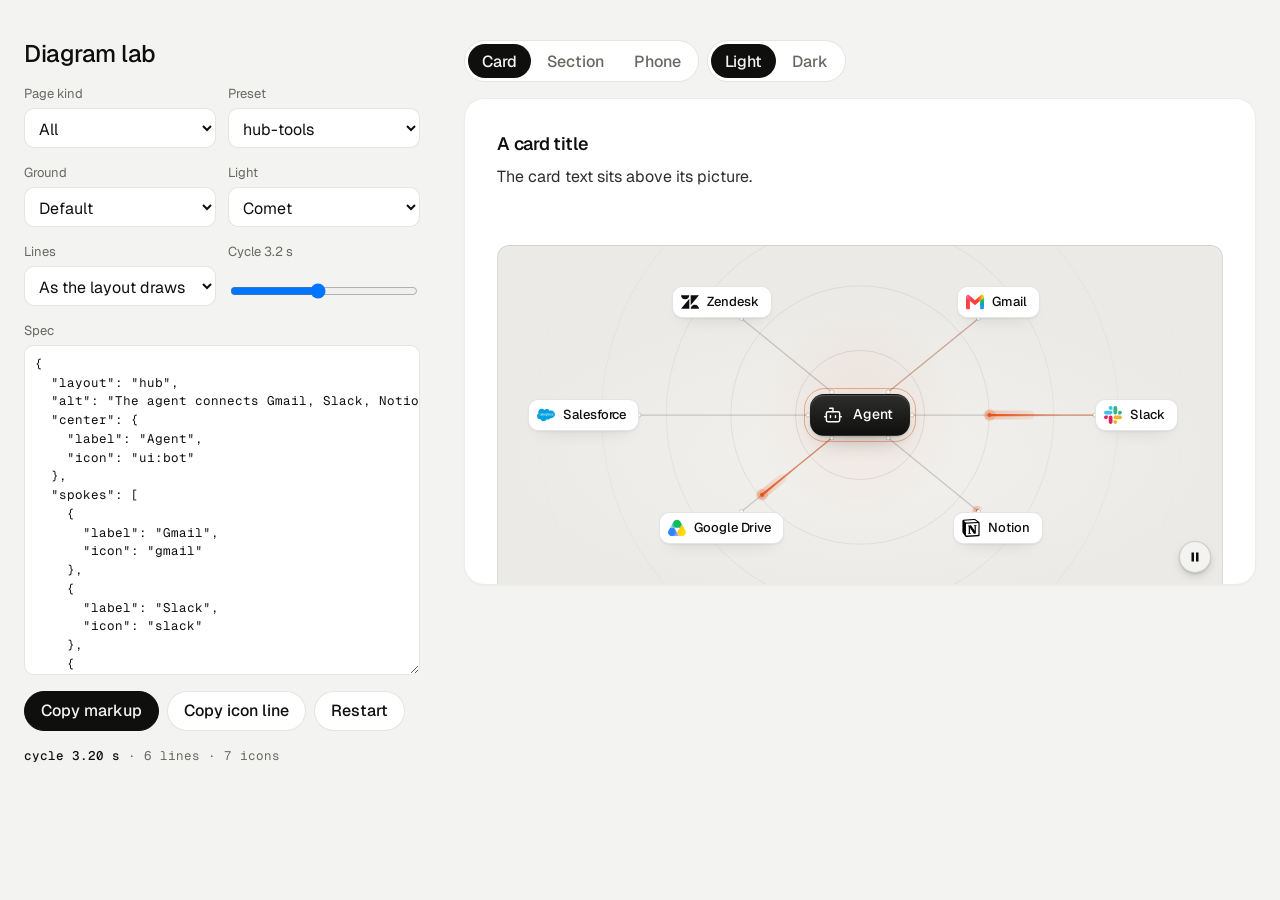
<file: skills/design-taste-frontend/assets/diagrams/lab.html>
<!doctype html>
<html lang="en">
<head>
<meta charset="utf-8">
<meta name="viewport" content="width=device-width, initial-scale=1">
<title>Diagram lab</title>
<link rel="preconnect" href="https://fonts.googleapis.com">
<link rel="preconnect" href="https://fonts.gstatic.com" crossorigin>
<link href="https://fonts.googleapis.com/css2?family=Geist:wght@300..700&family=Geist+Mono:wght@400;500&display=swap" rel="stylesheet">
<link rel="stylesheet" href="../ui/cards.css">
<link rel="stylesheet" href="diagram.css">
<style>
  /* The builder: pick a preset, change the JSON or the controls, see the card at once, copy the markup. Not part of a page. */
  :root { --font-text: "Geist", system-ui, sans-serif; --font-display: "Geist", system-ui, sans-serif; --font-mono: "Geist Mono", ui-monospace, monospace; }
  [data-theme="light"] { --bg: #f3f3f1; --card: #ffffff; --ink: #0f0f0e; --muted: #686863; --accent: #e5531c; --accent-ink: #ffffff; --frag: #ffffff; --ground-bg: #ebeae6; --ground-accent: #dcd9d0; --line: rgb(0 0 0 / .1); --field: #ffffff; }
  [data-theme="light"][data-accent="blue"] { --accent: #2456e8; }
  [data-theme="light"][data-accent="green"] { --accent: #16825d; }
  [data-theme="dark"] { --bg: #070708; --card: #141416; --ink: #f2f2ef; --muted: #8f9094; --accent: #ff7a3c; --accent-ink: #120c08; --frag: #1c1d20; --ground-bg: #101012; --ground-accent: #232326; --line: rgb(255 255 255 / .12); --field: #101012; }
  [data-theme="dark"][data-accent="white"] { --accent: #f2f2ef; --accent-ink: #0b0b0c; }
  [data-theme="dark"][data-accent="green"] { --accent: #3ccf8e; --accent-ink: #06130d; }
  * { box-sizing: border-box; }
  html, body { margin: 0; }
  body { font-family: var(--font-text); background: var(--bg); color: var(--ink); -webkit-font-smoothing: antialiased; min-height: 100vh; }
  .lab { display: grid; gap: 32px; max-width: 1440px; margin: 0 auto; padding: 32px 24px 64px; }
  .side { display: grid; gap: 16px; align-content: start; min-width: 0; }
  .side h1 { margin: 0; font: 500 24px/1.2 var(--font-display); letter-spacing: -0.02em; }
  .row { display: grid; gap: 6px; }
  .row > label, .row > .lbl { font-size: 13px; color: var(--muted); }
  .two { display: grid; grid-template-columns: 1fr 1fr; gap: 12px; }
  select, textarea, button, input[type=range] { font: inherit; color: inherit; }
  select, textarea { width: 100%; background: var(--field); border: 1px solid var(--line); border-radius: 10px; padding: 9px 10px; }
  select { height: 40px; }
  textarea { min-height: 360px; resize: vertical; font: 400 12.5px/1.5 var(--font-mono); white-space: pre; tab-size: 2; }
  textarea.is-bad { border-color: #c4321c; }
  .btns { display: flex; flex-wrap: wrap; gap: 8px; }
  button.b { height: 40px; padding: 0 16px; border-radius: 999px; border: 1px solid var(--line); background: var(--card); cursor: pointer; font-weight: 500; }
  button.b:hover { border-color: var(--ink); }
  button.b--main { background: var(--ink); color: var(--bg); border-color: var(--ink); }
  .out { font: 400 12.5px/1.5 var(--font-mono); color: var(--muted); overflow-wrap: anywhere; min-height: 1.5em; }
  .out b { color: var(--ink); font-weight: 500; }
  .out .bad { color: #c4321c; }
  .lb-stage { min-width: 0; display: grid; align-content: start; gap: 16px; }
  .lb-stage .card > .panel { --p-h: 340px; }
  .lb-stage .card--wide > .panel { --p-h: 560px; }
  .lb-stage .card--phone { max-width: 390px; }
  .lb-stage .card--phone > .panel { --p-h: 300px; }
  .seg { display: inline-flex; border: 1px solid var(--line); border-radius: 999px; padding: 3px; gap: 2px; background: var(--card); width: fit-content; }
  .seg button { height: 34px; padding: 0 14px; border: 0; background: none; border-radius: 999px; cursor: pointer; font-weight: 500; color: var(--muted); }
  .seg button[aria-pressed="true"] { background: var(--ink); color: var(--bg); }
  @media (min-width: 1024px) { .lab { grid-template-columns: 400px minmax(0, 1fr); gap: 40px; padding-top: 40px; } textarea { min-height: 330px; } .side { position: sticky; top: 24px; max-height: calc(100vh - 48px); overflow: auto; padding-right: 4px; } }
  @media (max-width: 639px) { .lab { padding: 24px 16px 48px; } }
</style>
</head>
<body data-theme="light" data-icon-base="../icons/demo/">
<div class="lab">
  <aside class="side">
    <h1>Diagram lab</h1>
    <div class="two">
      <div class="row"><label for="type">Page kind</label><select id="type"><option value="">All</option><option>software</option><option>tech</option><option>gaming</option><option>product</option><option>service</option></select></div>
      <div class="row"><label for="preset">Preset</label><select id="preset"></select></div>
    </div>
    <div class="two">
      <div class="row"><label for="ground">Ground</label><select id="ground"><option value="">Default</option><option>dots</option><option>rings</option><option>grid</option><option>glow</option><option>glow dots</option><option>glow rings</option><option>none</option></select></div>
      <div class="row"><label for="pulse">Light</label><select id="pulse"><option value="">Comet</option><option>dot</option><option>none</option></select></div>
    </div>
    <div class="two">
      <div class="row"><label for="curve">Lines</label><select id="curve"><option value="">As the layout draws them</option><option>curve</option><option>elbow</option><option>swirl</option></select></div>
      <div class="row"><label for="cycle">Cycle <span id="cycleV">3.2 s</span></label><input id="cycle" type="range" min="2.5" max="4" step="0.1" value="3.2"></div>
    </div>
    <div class="row"><label for="json">Spec</label><textarea id="json" spellcheck="false"></textarea></div>
    <div class="btns">
      <button class="b b--main" id="copy" type="button">Copy markup</button>
      <button class="b" id="copyIcons" type="button">Copy icon line</button>
      <button class="b" id="restart" type="button">Restart</button>
    </div>
    <div class="out" id="info"></div>
  </aside>
  <main class="lb-stage">
    <div class="btns">
      <div class="seg" id="size" role="group" aria-label="Size"><button type="button" data-v="card" aria-pressed="true">Card</button><button type="button" data-v="section" aria-pressed="false">Section</button><button type="button" data-v="phone" aria-pressed="false">Phone</button></div>
      <div class="seg" id="theme" role="group" aria-label="Palette"><button type="button" data-v="light" aria-pressed="true">Light</button><button type="button" data-v="dark" aria-pressed="false">Dark</button></div>
    </div>
    <article class="card card--row" id="card"><h3 id="ct"></h3><p id="cp"></p><div class="panel"><div class="dg" id="dg"></div></div></article>
  </main>
</div>
<script type="module">
  import dg from './diagram.js';
  const $ = id => document.getElementById(id);
  const presets = await dg.presets();
  const base = new URL('../icons/demo/', location.href).href;
  const q = new URLSearchParams(location.search);
  let spec = null, d = null, size = 'card';

  const names = type => Object.keys(presets).filter(k => !type || (presets[k].types || []).includes(type));
  const fillPresets = () => { $('preset').innerHTML = names($('type').value).map(k => `<option>${k}</option>`).join(''); };
  const load = id => { spec = JSON.parse(JSON.stringify(presets[id])); delete spec.types; $('json').value = JSON.stringify(spec, null, 2); sync(); };
  const first = n => (spec.center || spec.core || spec.input || spec.root || spec.left || {}).label || n;

  function iconIds(o, out = new Set()) {
    if (Array.isArray(o)) o.forEach(x => iconIds(x, out));
    else if (o && typeof o === 'object') for (const k in o) { if (k === 'icon' && typeof o[k] === 'string' && !/^text:|[/.]/.test(o[k])) out.add(o[k]); else iconIds(o[k], out); }
    return out;
  }
  function markup() {
    const j = JSON.stringify(spec);
    return /'/.test(j)
      ? `<div class="panel"><div class="dg" data-diagram><script type="application/json">${j}<\/script></div></div>`
      : `<div class="panel"><div class="dg" data-diagram='${j}'></div></div>`;
  }
  function paint() {
    const card = $('card');
    card.classList.toggle('card--wide', size === 'section');
    card.classList.toggle('card--phone', size === 'phone');
    const s = JSON.parse(JSON.stringify(spec));
    if (size === 'section') s.size = 'section';
    $('ct').textContent = 'A card title';
    $('cp').textContent = 'The card text sits above its picture.';
    const el = $('dg');
    d = dg.mount(el, s, { iconBase: base });
    const ids = [...iconIds(spec)];
    setTimeout(() => {
      $('info').innerHTML = `<b>cycle ${d.T ? d.T.toFixed(2) : '-'} s</b> · ${d.E ? d.E.filter(e => e.lit).length : 0} lines · ${ids.length} icons`;
    }, 400);
  }
  function sync() {
    try { spec = JSON.parse($('json').value); $('json').classList.remove('is-bad'); } catch (e) { $('json').classList.add('is-bad'); $('info').innerHTML = `<span class="bad">${e.message}</span>`; return; }
    paint();
  }
  // a control writes into the spec and the textarea
  function setField(path, v) {
    try { spec = JSON.parse($('json').value); } catch { return; }
    const [a, b] = path.split('.');
    if (b) { spec[a] = spec[a] || {}; if (v === '' || v == null) delete spec[a][b]; else spec[a][b] = v; if (!Object.keys(spec[a]).length) delete spec[a]; }
    else if (v === '' || v == null) delete spec[a]; else spec[a] = v;
    $('json').value = JSON.stringify(spec, null, 2);
    sync();
  }
  $('type').onchange = () => { fillPresets(); load($('preset').value); };
  $('preset').onchange = () => { $('ground').value = $('pulse').value = $('curve').value = ''; $('cycle').value = 3.2; $('cycleV').textContent = '3.2 s'; load($('preset').value); };
  $('ground').onchange = () => setField('ground', $('ground').value);
  $('pulse').onchange = () => setField('motion.pulse', $('pulse').value);
  $('curve').onchange = () => setField('curve', $('curve').value);
  $('cycle').oninput = () => { $('cycleV').textContent = (+$('cycle').value).toFixed(1) + ' s'; setField('motion.cycle', +$('cycle').value === 3.2 ? '' : +$('cycle').value); };
  let t0; $('json').oninput = () => { clearTimeout(t0); t0 = setTimeout(sync, 350); };
  $('restart').onclick = () => d && d.restart && d.restart();
  const copy = async (text, btn, label) => { try { await navigator.clipboard.writeText(text); btn.textContent = 'Copied'; } catch { btn.textContent = 'Copy failed'; } setTimeout(() => (btn.textContent = label), 1400); };
  $('copy').onclick = () => copy(markup(), $('copy'), 'Copy markup');
  $('copyIcons').onclick = () => copy(`node <skill>/scripts/icons.mjs fetch ${[...iconIds(spec)].join(' ')} --out assets/icons`, $('copyIcons'), 'Copy icon line');
  for (const [id, key] of [['size', 'size'], ['theme', 'theme']]) {
    $(id).onclick = ev => {
      const b = ev.target.closest('button'); if (!b) return;
      [...$(id).children].forEach(x => x.setAttribute('aria-pressed', String(x === b)));
      if (key === 'size') { size = b.dataset.v; paint(); } else document.body.dataset.theme = b.dataset.v;
    };
  }
  if (q.get('type')) $('type').value = q.get('type');
  fillPresets();
  if (q.get('preset') && presets[q.get('preset')]) $('preset').value = q.get('preset');
  if (q.get('theme') === 'dark') { document.body.dataset.theme = 'dark'; $('theme').children[1].click(); }
  load($('preset').value);
  window.__lab = { get d() { return d; } };
</script>
</body>
</html>
</file>
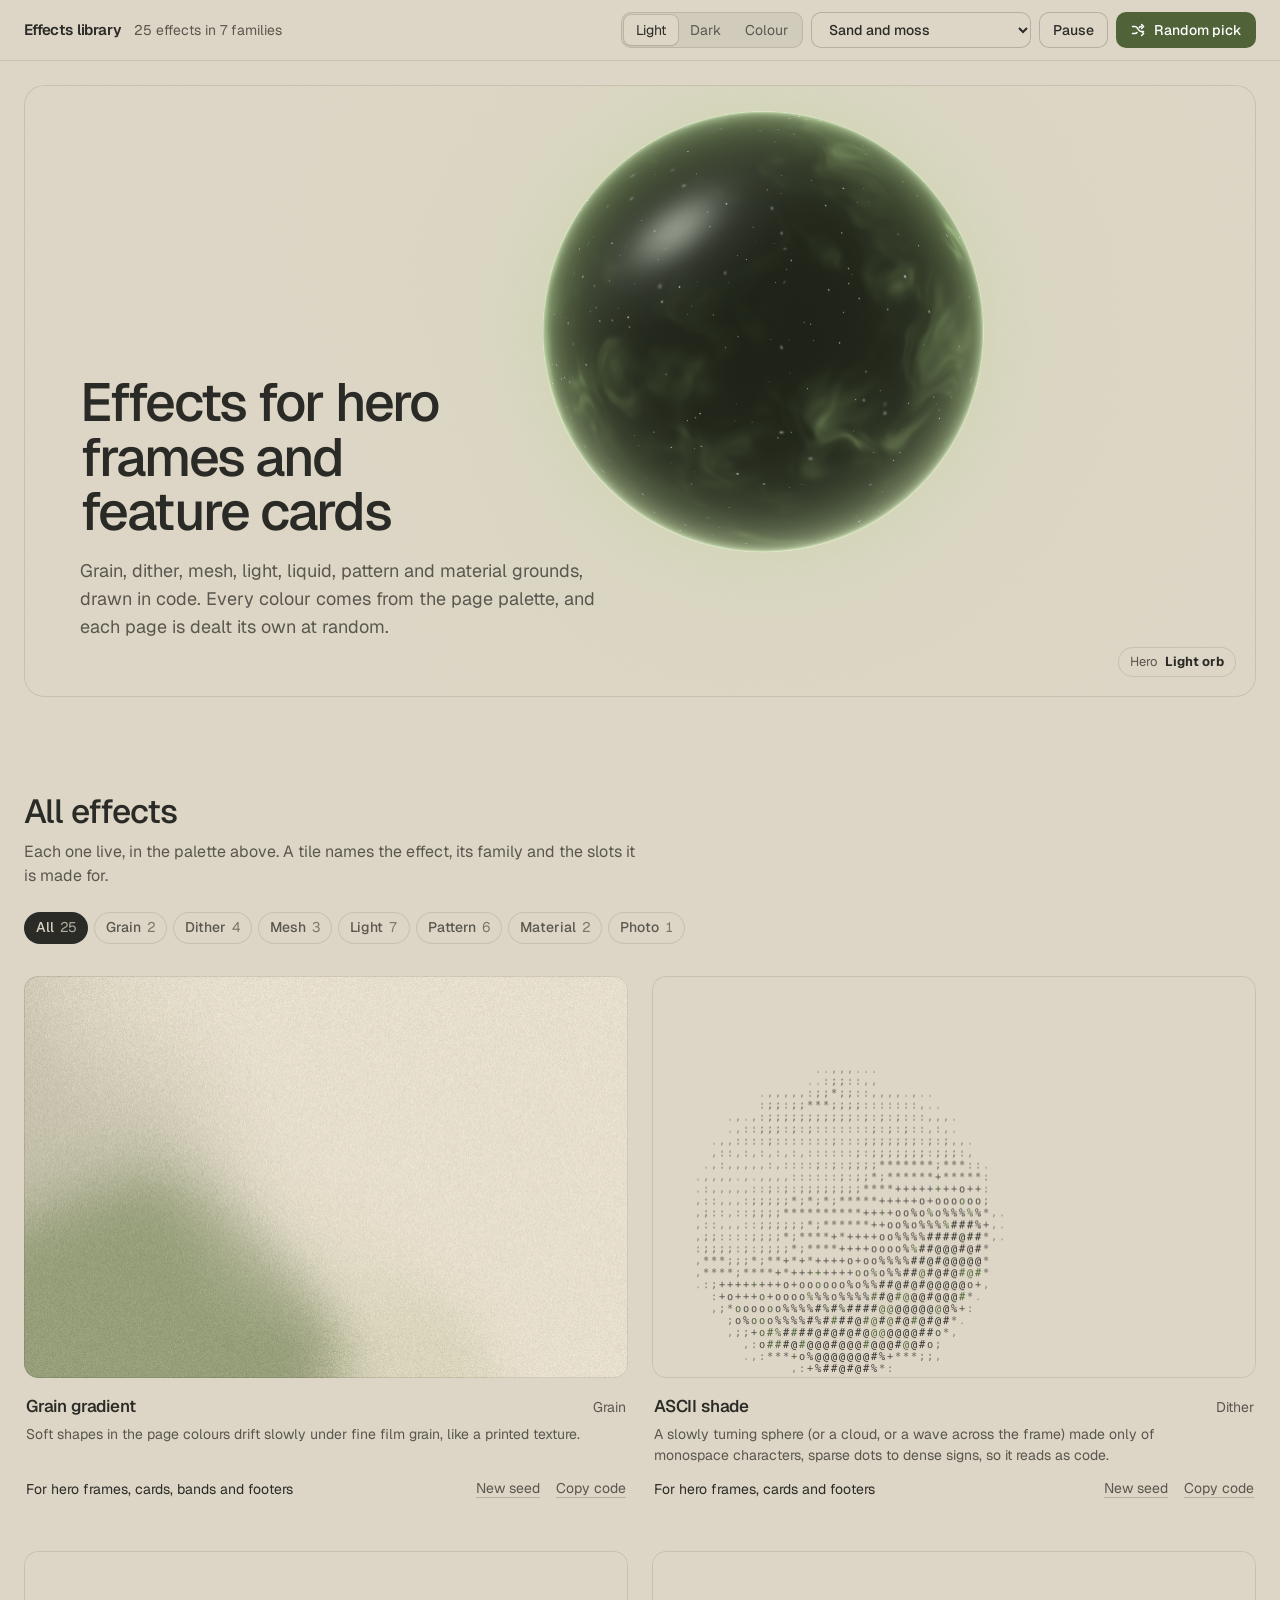
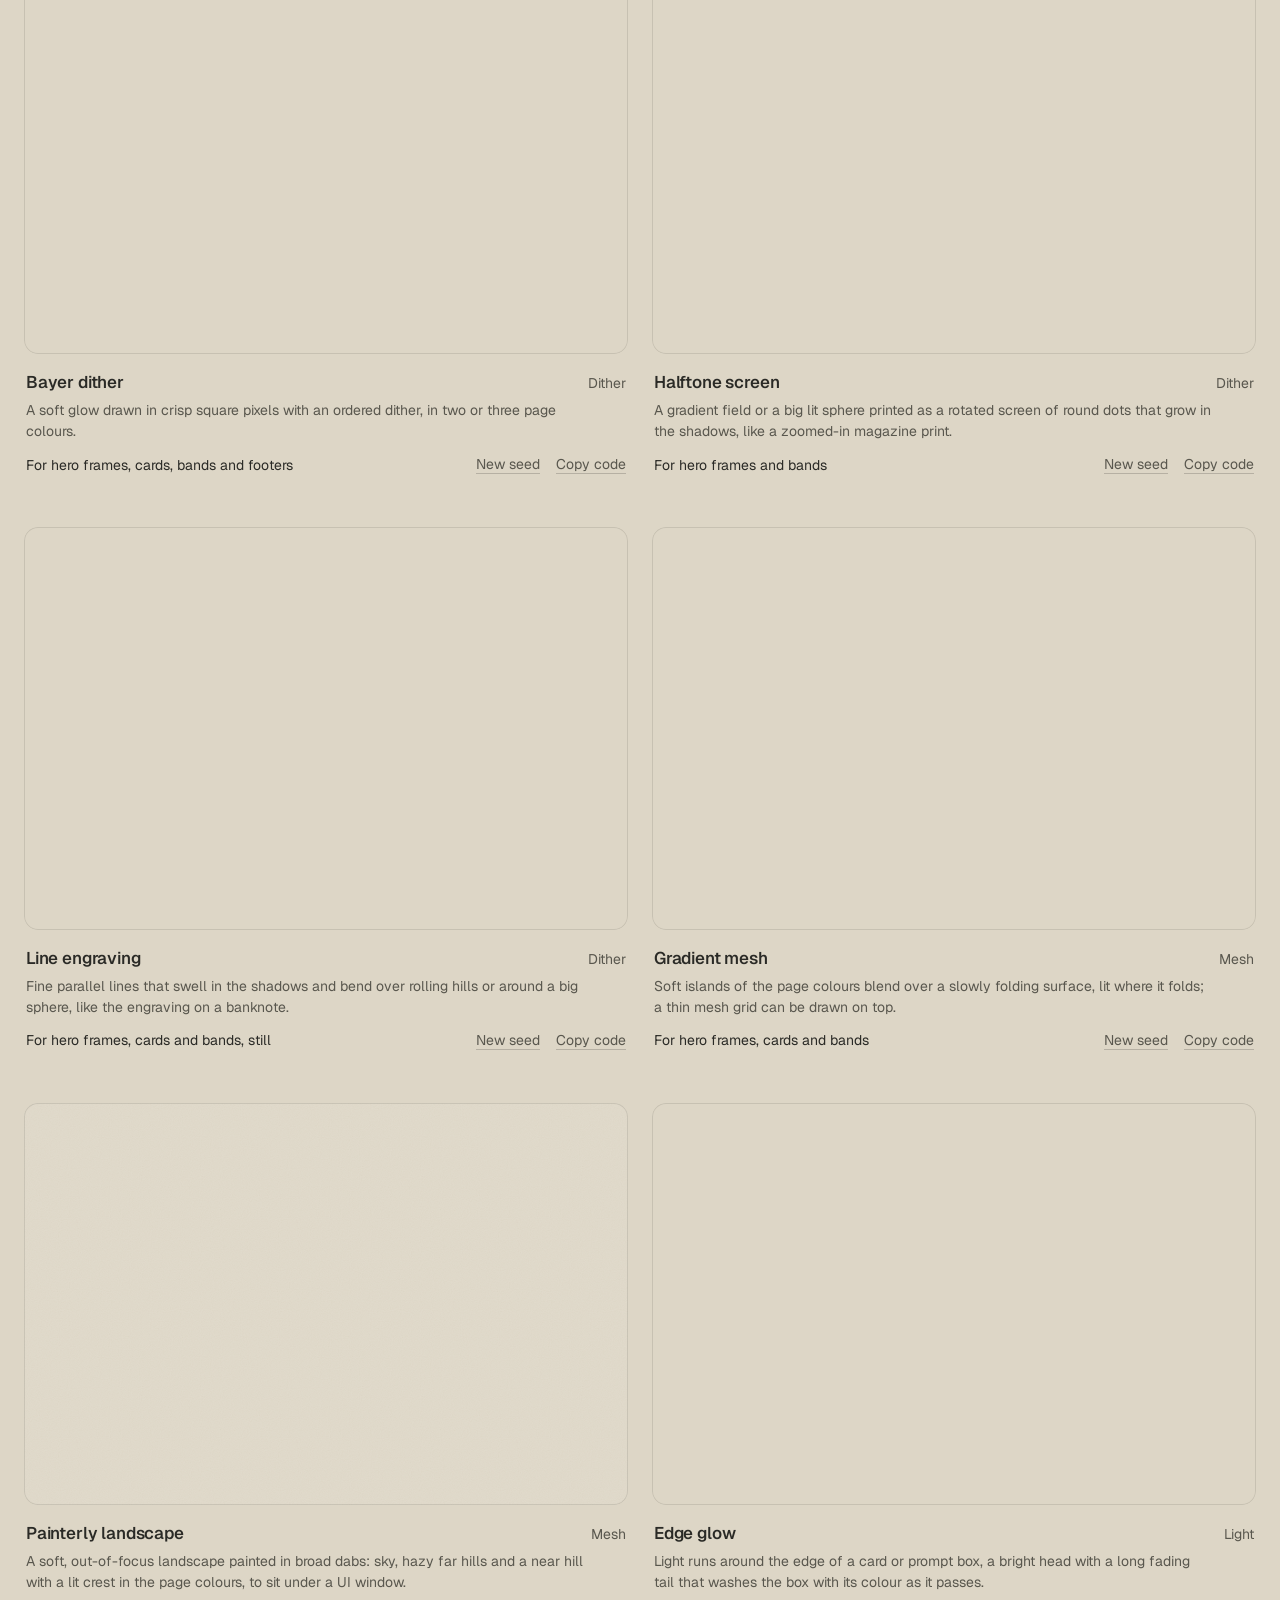
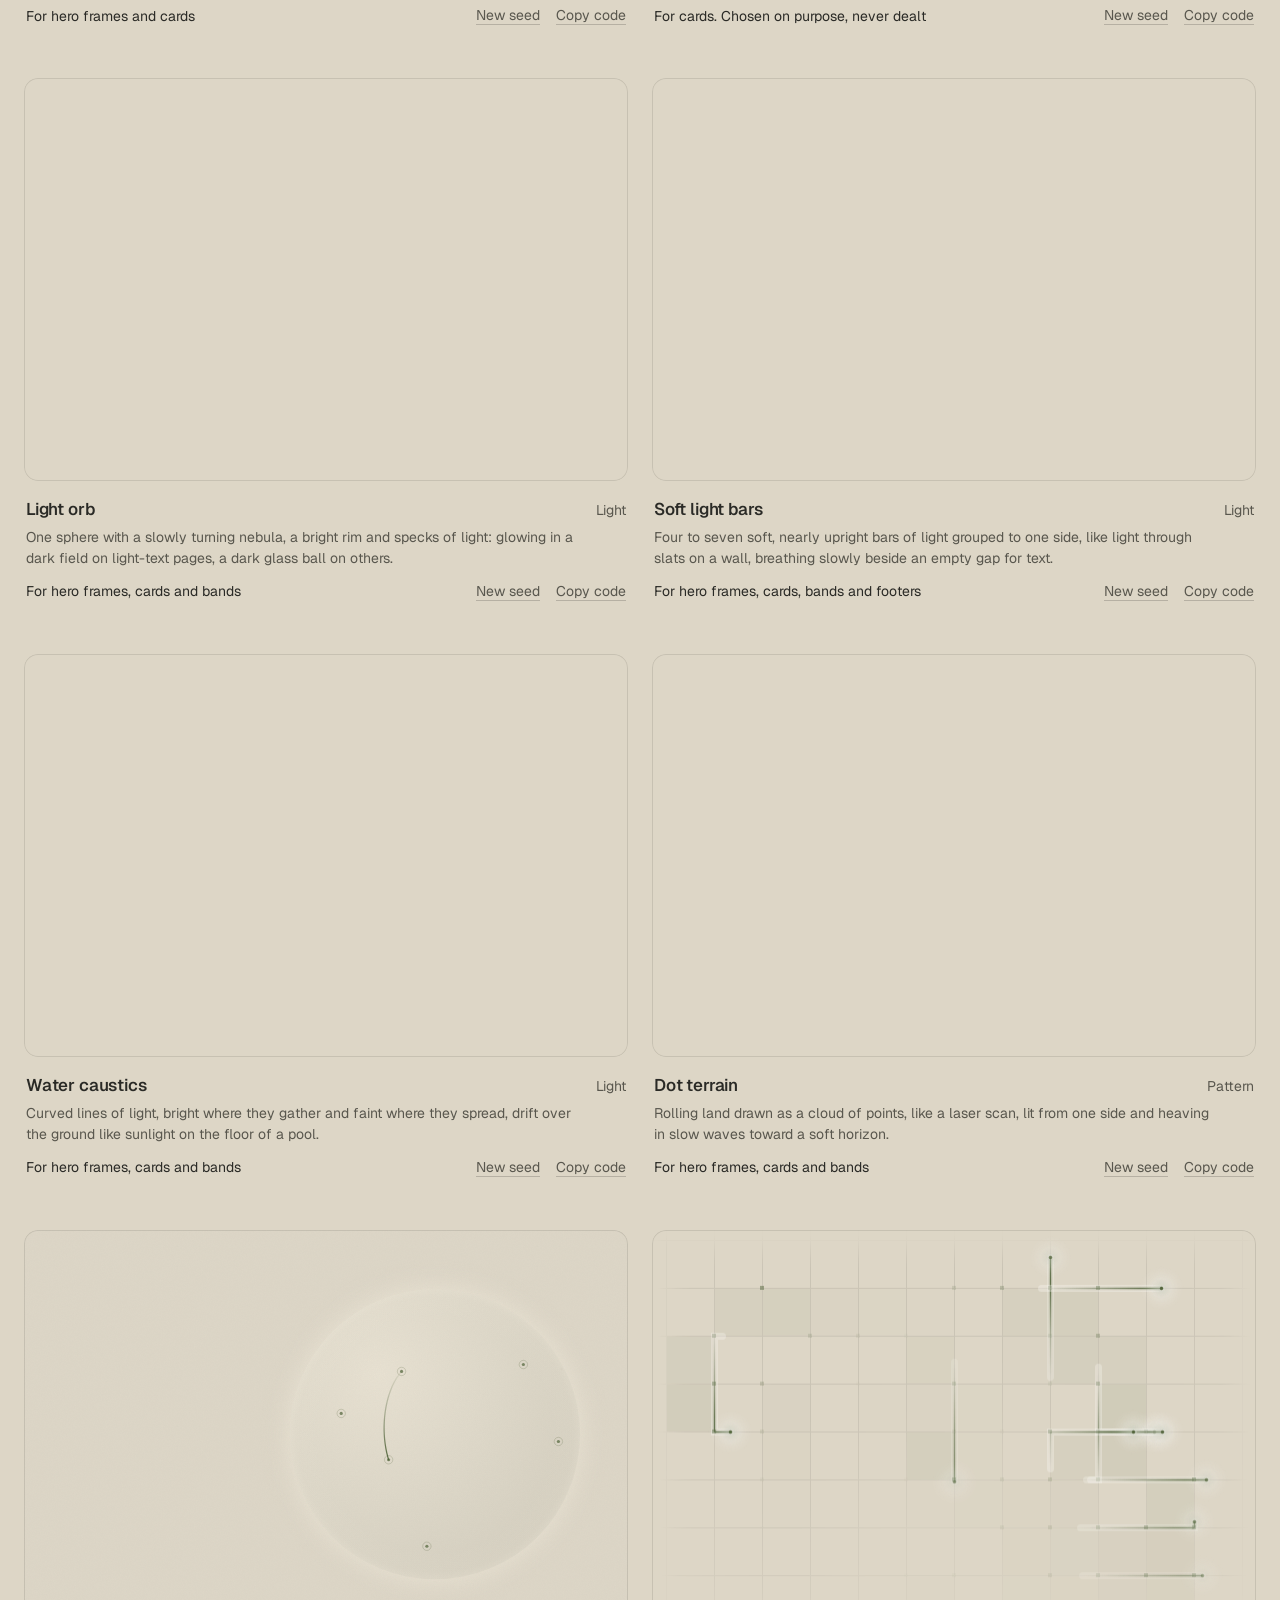
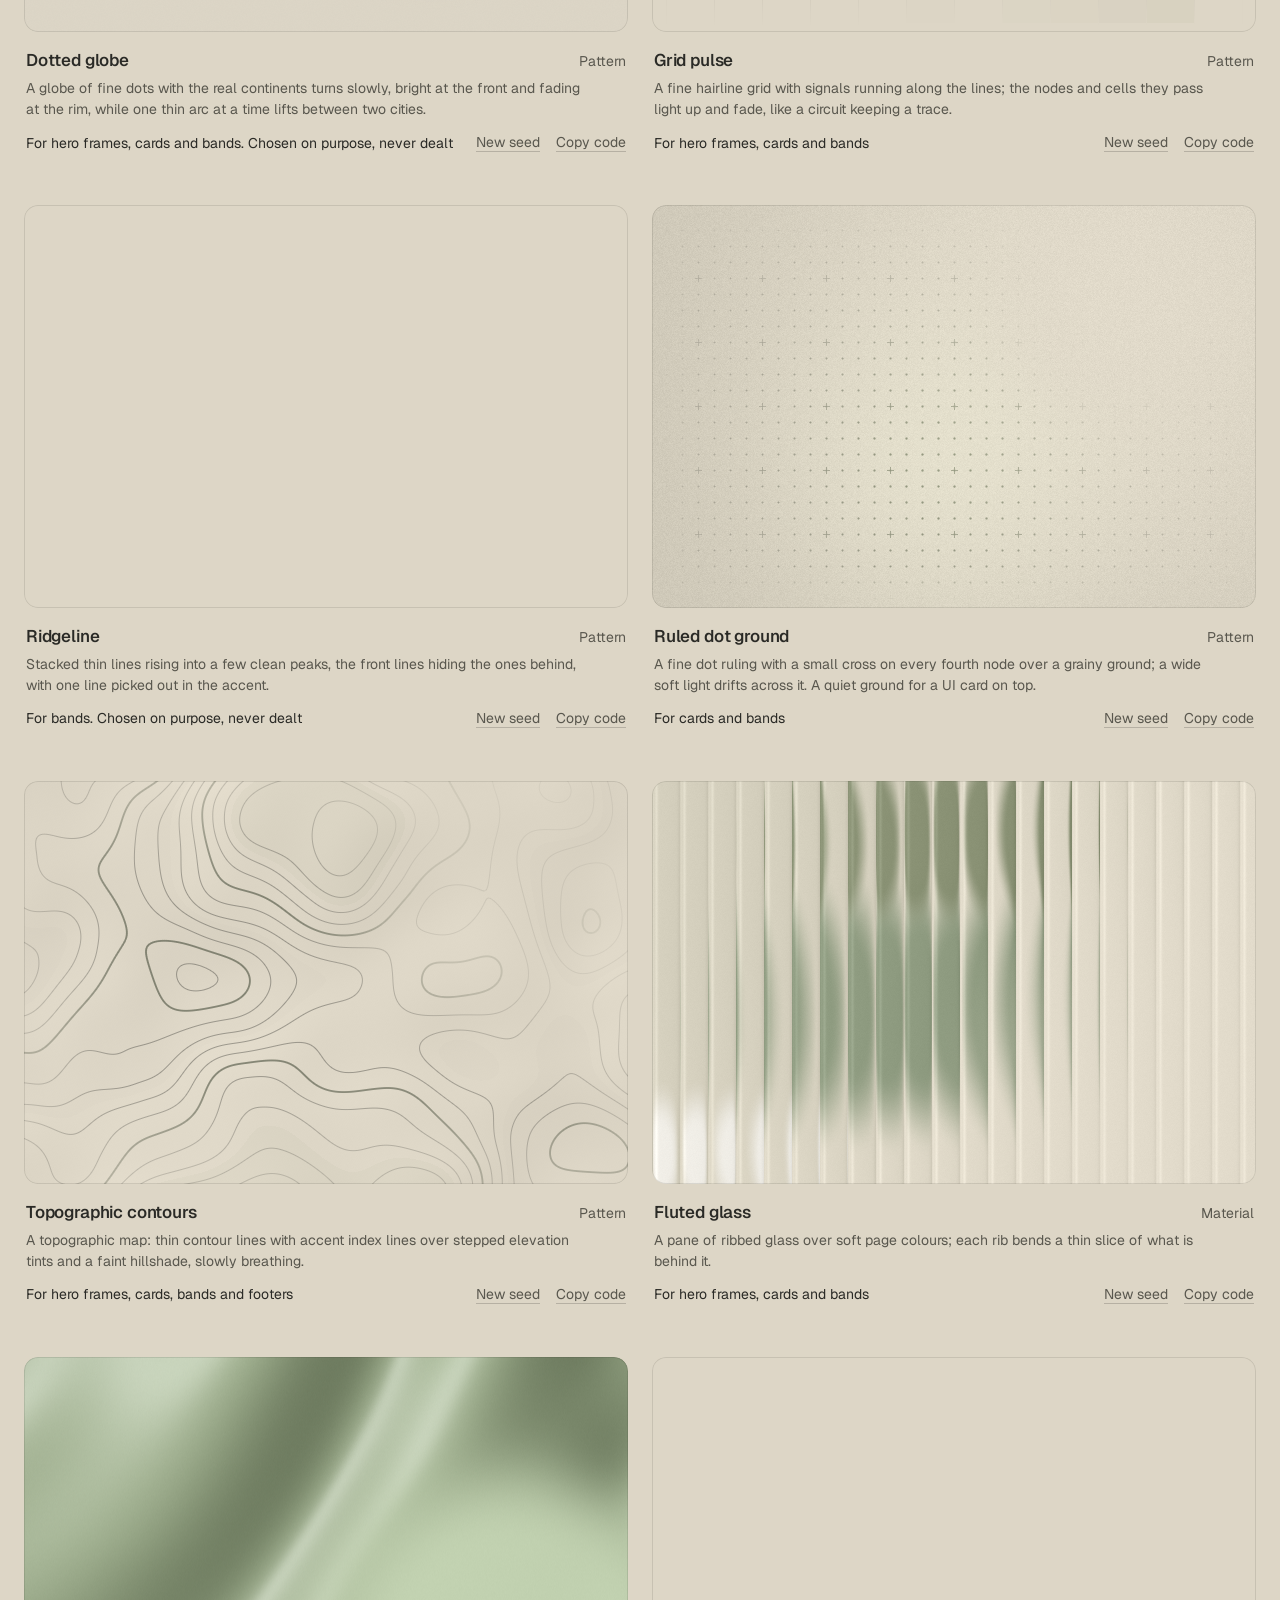
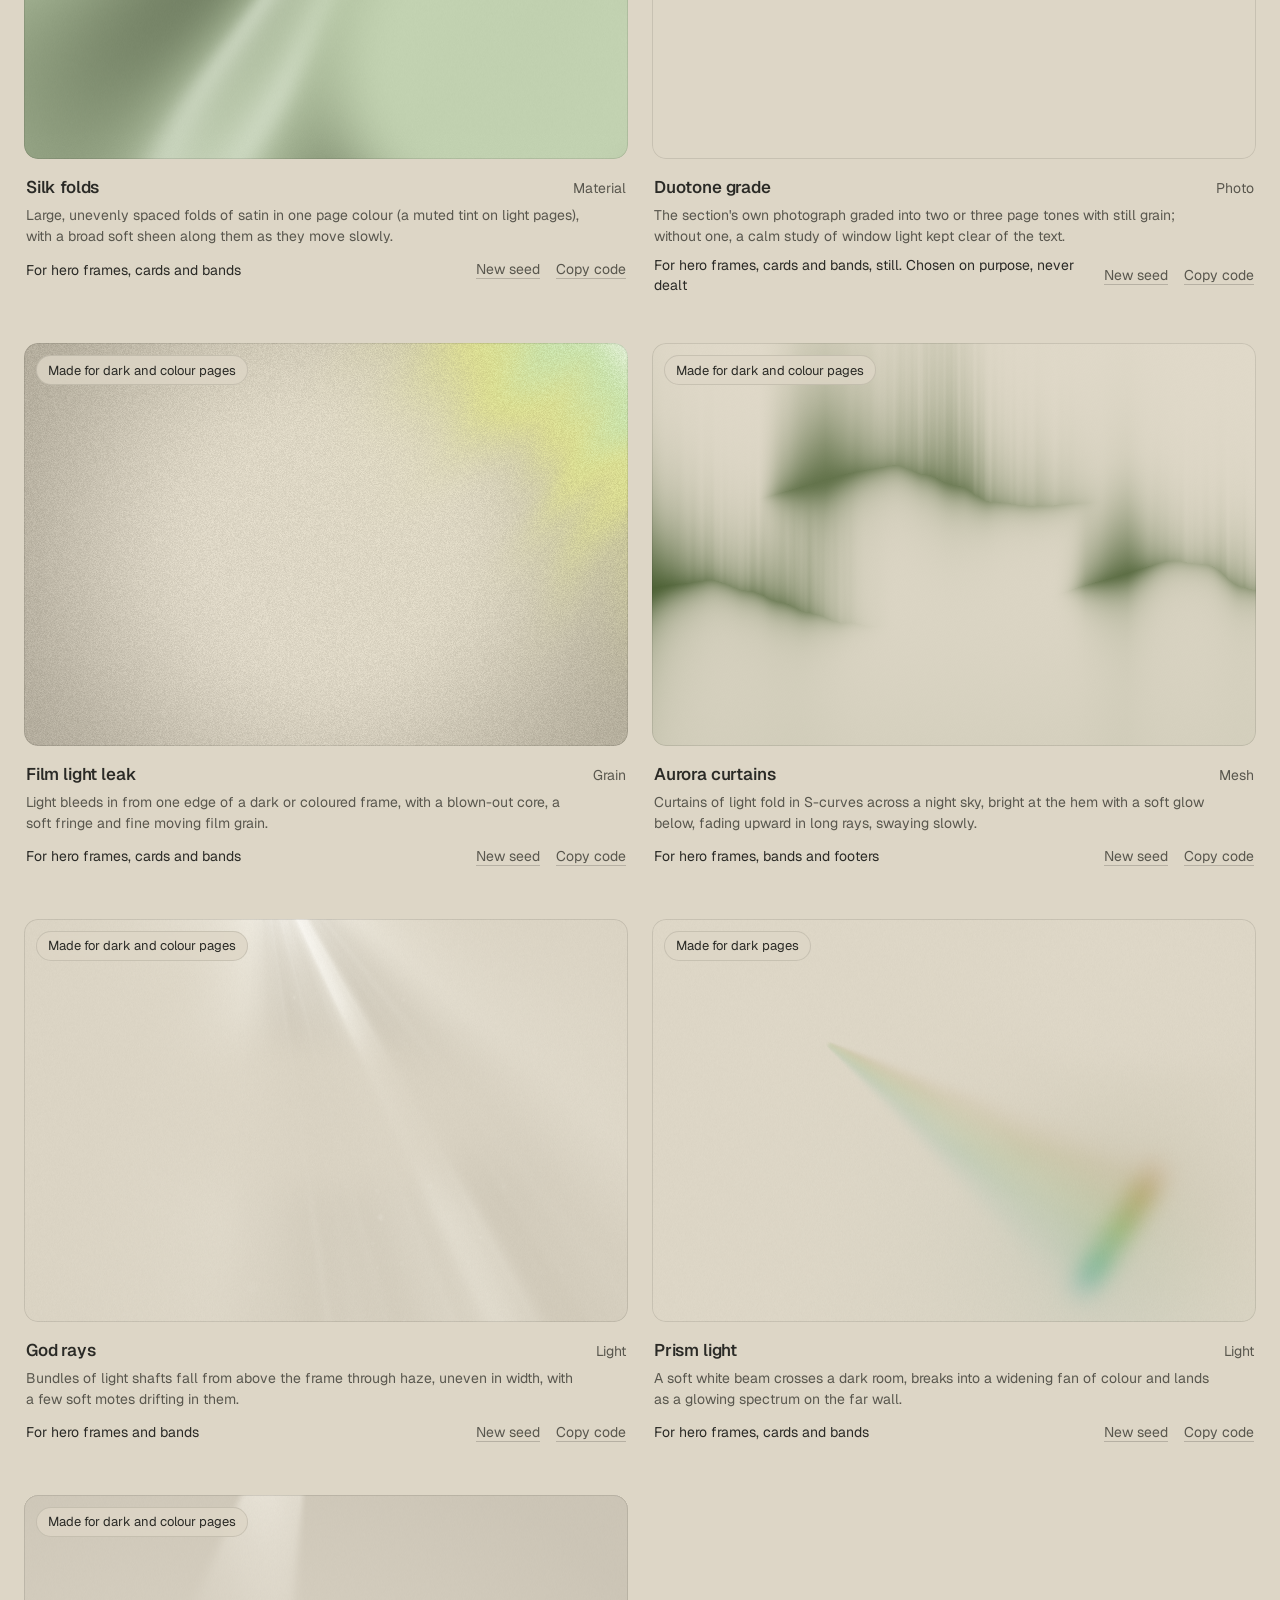
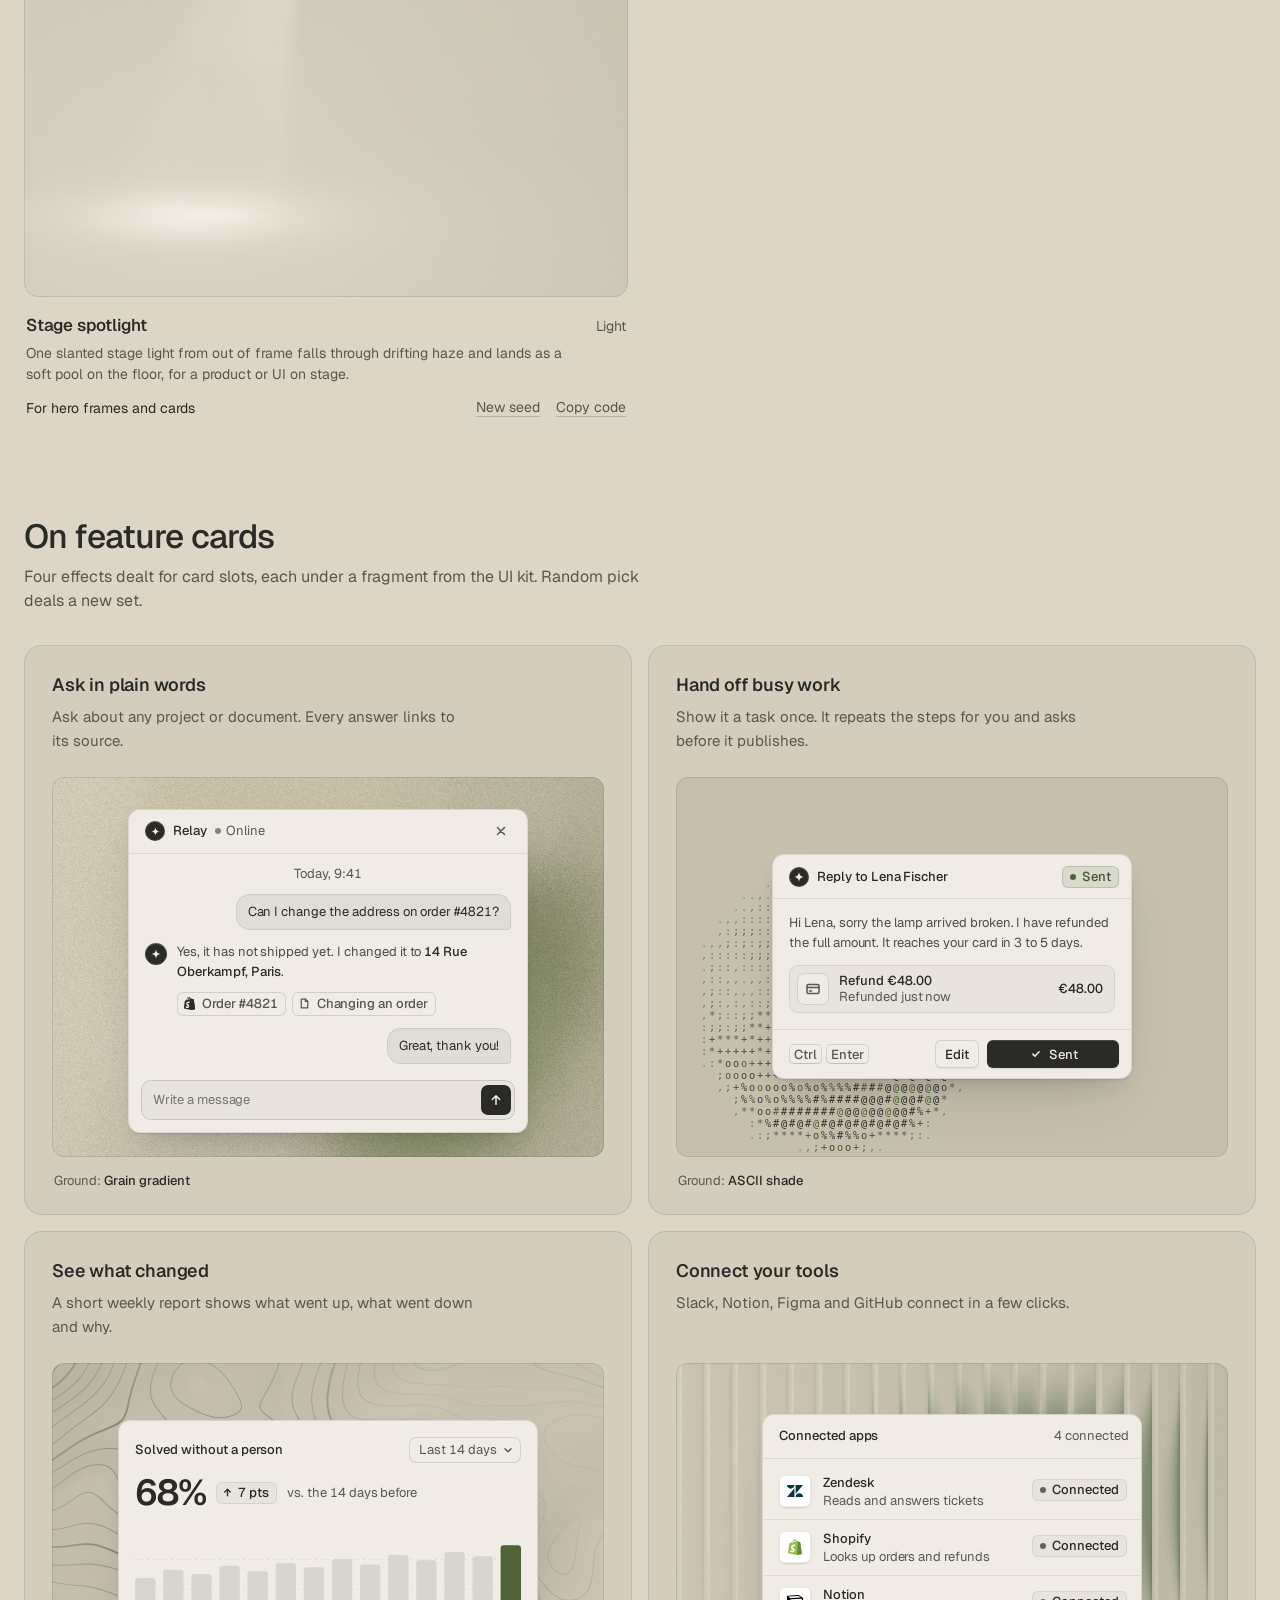
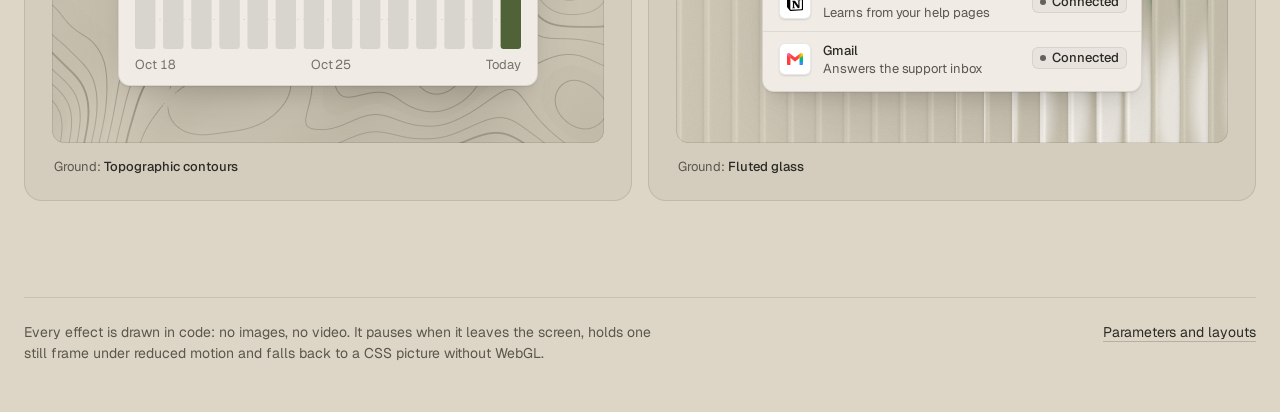
<file: skills/design-taste-frontend/assets/effects/gallery.html>
<!doctype html>
<html lang="en">
<head>
<script>window.__tpGlMax = 16;   /* a gallery shows many live effects at once; a page of a site keeps the default 4 (fx.js) */</script>
<meta charset="utf-8">
<meta name="viewport" content="width=device-width, initial-scale=1">
<title>Effects library</title>
<meta name="description" content="Effects drawn in code for hero frames, feature cards and bands, in the page palette.">
<link rel="icon" href="data:,">
<link rel="preconnect" href="https://fonts.googleapis.com">
<link rel="preconnect" href="https://fonts.gstatic.com" crossorigin>
<link href="https://fonts.googleapis.com/css2?family=Geist:wght@100..900&family=Geist+Mono:wght@100..900&display=swap" rel="stylesheet">
<style>
  /* the page palette; the script sets these from the palette switcher */
  :root {
    --bg: #ddd6c6; --surface: #d2cab8; --ink: #2a2a26; --muted: #59574e; --accent: #4f6238; --accent-ink: #ffffff;
    --card: #d2cab8; --panel: #cbc3b1; --win: #eeebe3; --win-surface: #e4e0d6;
    color-scheme: light;
  }
  @media (prefers-color-scheme: dark) {
    :root:not([data-theme="light"]) {
      --bg: #0a0d14; --surface: #131824; --ink: #e9edf3; --muted: #8891a1; --accent: #5ab9fc; --accent-ink: #0a0d14;
      --card: #131824; --panel: #0a0d14; --win: #1d2230; --win-surface: #262c3b;
      color-scheme: dark;
    }
  }
  :root[data-theme="dark"] {
    --bg: #0a0d14; --surface: #131824; --ink: #e9edf3; --muted: #8891a1; --accent: #5ab9fc; --accent-ink: #0a0d14;
    --card: #131824; --panel: #0a0d14; --win: #1d2230; --win-surface: #262c3b;
    color-scheme: dark;
  }
  :root {
    --line: color-mix(in oklab, var(--ink) 12%, transparent);
    --line-2: color-mix(in oklab, var(--ink) 22%, transparent);
    --chip: color-mix(in oklab, var(--ink) 6%, var(--bg));
    --font: "Geist", ui-sans-serif, system-ui, -apple-system, "Segoe UI", Roboto, "Helvetica Neue", Arial, sans-serif;
    --mono: "Geist Mono", ui-monospace, "SFMono-Regular", Consolas, monospace;
    --wrap: 1320px;
    --gut: 24px;
  }
  * { box-sizing: border-box; }
  html { -webkit-text-size-adjust: 100%; scroll-behavior: smooth; }
  @media (prefers-reduced-motion: reduce) { html { scroll-behavior: auto; } }
  body {
    margin: 0; background: var(--bg); color: var(--ink);
    font: 15px/1.5 var(--font); -webkit-font-smoothing: antialiased; font-feature-settings: "ss01" 0;
    overflow-x: hidden;
  }
  button, select { font: inherit; color: inherit; }
  :focus-visible { outline: 2px solid var(--accent); outline-offset: 2px; }
  .wrap { max-width: calc(var(--wrap) + 2 * var(--gut)); margin: 0 auto; padding: 0 var(--gut); }

  /* top bar */
  .top { position: sticky; top: 0; z-index: 50; background: color-mix(in oklab, var(--bg) 86%, transparent);
    backdrop-filter: blur(16px) saturate(1.2); -webkit-backdrop-filter: blur(16px) saturate(1.2); border-bottom: 1px solid var(--line); }
  .top-in { display: flex; align-items: center; gap: 12px 8px; padding-top: 12px; padding-bottom: 12px; }
  .top-in .controls { margin-left: auto; }
  .brand { display: flex; align-items: baseline; gap: 12px; min-width: 0; }
  .brand b { font-size: 15px; font-weight: 600; letter-spacing: -0.01em; white-space: nowrap; }
  .brand span { color: var(--muted); font-size: 14px; white-space: nowrap; }
  .controls { display: flex; align-items: center; gap: 8px; flex-wrap: wrap; }
  .seg { display: inline-flex; padding: 3px; border-radius: 10px; background: var(--chip); box-shadow: inset 0 0 0 1px var(--line); }
  .seg button { height: 30px; border: 0; background: transparent; padding: 0 12px; border-radius: 7px; cursor: pointer; color: var(--muted); font-size: 14px; }
  .seg button[aria-pressed="true"] { background: var(--bg); color: var(--ink); box-shadow: 0 0 0 1px var(--line), 0 1px 2px rgb(0 0 0 / 0.08); }
  .btn, .select {
    height: 36px; padding: 0 14px; border-radius: 10px; border: 0; background: var(--bg); color: var(--ink);
    box-shadow: inset 0 0 0 1px var(--line-2); cursor: pointer; display: inline-flex; align-items: center; gap: 8px;
    font-size: 14px; font-weight: 500; white-space: nowrap;
  }
  .btn:hover, .select:hover { box-shadow: inset 0 0 0 1px color-mix(in oklab, var(--ink) 38%, transparent); }
  .btn--primary { background: var(--accent); color: var(--accent-ink); box-shadow: none; }
  .btn--primary:hover { box-shadow: none; background: color-mix(in oklab, var(--accent) 88%, var(--ink)); }
  .btn svg { width: 16px; height: 16px; flex: none; }
  .select { max-width: 220px; padding-right: 10px; }

  /* hero: a dealt hero effect with text in its calm area */
  .hero { position: relative; margin-top: 24px; height: clamp(480px, 68vh, 660px); border-radius: 20px; overflow: hidden;
    display: flex; flex-direction: column; justify-content: flex-end; }
  .hero::after, .stage::after, .panel::after { content: ""; position: absolute; inset: 0; border-radius: inherit; box-shadow: inset 0 0 0 1px var(--line); pointer-events: none; z-index: 2; }
  .hero-copy { position: relative; z-index: 1; padding: 56px; max-width: 760px; }
  .hero h1 { max-width: 9.5em; margin: 0 0 18px; font-size: clamp(38px, 3.4vw + 10px, 62px); line-height: 1.02; letter-spacing: -0.035em; font-weight: 520; text-wrap: balance; }
  .hero p { margin: 0; max-width: 44ch; font-size: 18px; line-height: 28px; color: var(--muted); text-wrap: pretty; }
  .hero-tag { position: absolute; right: 20px; bottom: 20px; z-index: 3; }
  .tag { display: inline-flex; align-items: center; gap: 8px; height: 30px; padding: 0 12px; border-radius: 999px; font-size: 13px;
    background: color-mix(in oklab, var(--bg) 82%, transparent); color: var(--ink); box-shadow: inset 0 0 0 1px var(--line);
    backdrop-filter: blur(10px); -webkit-backdrop-filter: blur(10px); white-space: nowrap; }
  .tag span { color: var(--muted); }

  /* sections */
  section { padding-top: 96px; }
  .sec-head { display: flex; align-items: flex-end; justify-content: space-between; gap: 24px 48px; flex-wrap: wrap; margin-bottom: 32px; }
  .sec-head h2 { margin: 0 0 10px; font-size: clamp(28px, 1.2vw + 18px, 36px); line-height: 1.1; letter-spacing: -0.025em; font-weight: 520; }
  .sec-head p { margin: 0; color: var(--muted); max-width: 56ch; font-size: 16px; line-height: 24px; text-wrap: pretty; }
  .filters { display: flex; flex-wrap: wrap; gap: 6px; }
  .filters button { height: 32px; padding: 0 12px; border-radius: 999px; border: 0; cursor: pointer; font-size: 14px; color: var(--muted);
    background: transparent; box-shadow: inset 0 0 0 1px var(--line); }
  .filters button b { font-weight: 500; }
  .filters button span { margin-left: 6px; font-variant-numeric: tabular-nums; opacity: 0.75; }
  .filters button[aria-pressed="true"] { background: var(--ink); color: var(--bg); box-shadow: none; }

  /* the grid of every effect: one size of tile, labels under the picture */
  .grid { display: grid; grid-template-columns: repeat(2, minmax(0, 1fr)); gap: 48px 24px; }
  .tile { min-width: 0; display: flex; flex-direction: column; }
  .tile[hidden] { display: none; }
  .stage { position: relative; aspect-ratio: 3 / 2; border-radius: 14px; overflow: hidden; background: var(--bg); }
  .badge { position: absolute; top: 12px; left: 12px; z-index: 3; }
  .info { padding: 16px 2px 0; display: grid; gap: 6px; }
  .info-top { display: flex; align-items: baseline; justify-content: space-between; gap: 16px; }
  .info h3 { margin: 0; font-size: 17px; line-height: 24px; font-weight: 560; letter-spacing: -0.01em; }
  .fam { flex: none; font-size: 14px; color: var(--muted); }
  .look { margin: 0; color: var(--muted); font-size: 14px; line-height: 21px; max-width: 62ch; min-height: 42px;
    display: -webkit-box; -webkit-line-clamp: 2; -webkit-box-orient: vertical; overflow: hidden; }
  .info-foot { display: flex; align-items: center; justify-content: space-between; gap: 16px; margin-top: 2px; }
  .for { margin: 0; font-size: 14px; line-height: 20px; }
  .links { flex: none; display: flex; gap: 16px; }
  .links button { border: 0; background: none; padding: 4px 0; cursor: pointer; font-size: 14px; color: var(--muted);
    text-decoration: underline; text-decoration-color: var(--line-2); text-underline-offset: 4px; }
  .links button:hover { color: var(--ink); text-decoration-color: currentColor; }

  /* feature cards: an effect ground in the inset panel and a UI fragment on top */
  .cards { display: grid; grid-template-columns: repeat(2, minmax(0, 1fr)); gap: 16px; }
  .card { background: var(--card); border-radius: 18px; padding: 28px 28px 24px; box-shadow: inset 0 0 0 1px var(--line); display: flex; flex-direction: column; min-width: 0; }
  .card h3 { margin: 0 0 8px; font-size: 18px; line-height: 24px; font-weight: 560; letter-spacing: -0.01em; }
  .card > p:not(.ground) { margin: 0; color: var(--muted); font-size: 15px; line-height: 24px; max-width: 44ch; min-height: 48px; text-wrap: pretty; }
  .panel { position: relative; margin-top: 24px; height: 380px; border-radius: 12px; overflow: hidden; display: grid; place-items: center; padding: 32px; }
  .panel--bleed { place-items: end center; padding-bottom: 0; }
  .panel--bleed > .slot { margin-bottom: -48px; }
  .slot { position: relative; z-index: 1; max-width: 100%;
    --ui-font: var(--font); --ui-mono: var(--mono); --ui-radius: 12px;
    --fx-bg: var(--win); --fx-surface: var(--win-surface); --fx-ink: var(--ink); --fx-muted: var(--muted);
    --fx-accent: var(--accent); --fx-accent-ink: var(--accent-ink); }
  .ground { margin: 14px 2px 0; font-size: 13px; line-height: 20px; color: var(--muted); }
  .ground b { font-weight: 500; color: var(--ink); }

  .foot { padding-top: 96px; padding-bottom: 48px; }
  .foot-in > div { border-top: 1px solid var(--line); padding-top: 24px; display: flex; justify-content: space-between; gap: 16px 48px; flex-wrap: wrap; color: var(--muted); font-size: 14px; }
  .foot-in p { margin: 0; max-width: 72ch; }
  .foot a { color: var(--ink); text-underline-offset: 4px; text-decoration-color: var(--line-2); }
  .empty { padding: 64px 0; color: var(--muted); }

  .toast { position: fixed; left: 50%; bottom: 24px; z-index: 60; transform: translate(-50%, 16px); opacity: 0; pointer-events: none;
    max-width: calc(100vw - 32px); padding: 10px 16px; border-radius: 12px; background: var(--ink); color: var(--bg); font-size: 14px;
    transition: opacity .2s ease, transform .2s ease; }
  .toast.on { opacity: 1; transform: translate(-50%, 0); }

  @media (max-width: 1080px) {
    .hero-copy { padding: 40px; }
  }
  @media (max-width: 860px) {
    .grid, .cards { grid-template-columns: minmax(0, 1fr); }
    .grid { gap: 40px; }
  }
  @media (max-width: 720px) {
    :root { --gut: 16px; }
    .top { position: static; }
    .brand span, .select { display: none; }
    .top-in { display: grid; grid-template-columns: 1fr auto; grid-template-areas: "brand deal" "controls controls"; }
    .brand { grid-area: brand; }
    #deal { grid-area: deal; }
    .top-in .controls { grid-area: controls; margin-left: 0; flex-wrap: nowrap; }
    .seg { flex: 1; }
    .seg button { flex: 1; }
    .hero { margin-top: 16px; height: 560px; border-radius: 16px; }
    .hero-copy { padding: 28px 24px 72px; }
    .hero p { font-size: 16px; line-height: 24px; }
    .hero-tag { left: 24px; right: auto; bottom: 20px; }
    section { padding-top: 72px; }
    .card { padding: 20px; }
    .panel { height: 340px; padding: 20px 16px; }
    .info-foot { flex-wrap: wrap; }
  }
</style>
</head>
<body>
<header class="top">
  <div class="wrap top-in">
    <div class="brand"><b>Effects library</b><span id="count"></span></div>
    <div class="controls">
      <div class="seg" role="group" aria-label="Palette kind">
        <button type="button" data-kind="light">Light</button>
        <button type="button" data-kind="dark">Dark</button>
        <button type="button" data-kind="colour">Colour</button>
      </div>
      <select class="select" id="pal" aria-label="Palette"></select>
      <button type="button" class="btn" id="pause" aria-pressed="false">Pause</button>
    </div>
    <button type="button" class="btn btn--primary" id="deal">
        <svg viewBox="0 0 16 16" aria-hidden="true"><path d="M2.5 4.5h2.2c1.2 0 2 .6 2.7 1.6l1.2 1.8c.7 1 1.5 1.6 2.7 1.6h2.2M11.6 2.5l2 2-2 2M2.5 11.5h2.2c.9 0 1.6-.3 2.2-.9M11.6 9.5l2 2-2 2M9.3 5.4c.6-.6 1.3-.9 2.1-.9" fill="none" stroke="currentColor" stroke-width="1.5" stroke-linecap="round" stroke-linejoin="round"/></svg>
        Random pick
    </button>
  </div>
</header>

<main>
  <div class="wrap">
    <div class="hero" id="hero">
      <div class="hero-copy">
        <h1>Effects for hero frames and feature cards</h1>
        <p id="lede">Grain, dither, mesh, light, liquid, pattern and material grounds, drawn in code. Every colour comes from the page palette, and each page is dealt its own at random.</p>
      </div>
      <div class="hero-tag"><span class="tag" id="hero-tag"><span>Hero</span> <b></b></span></div>
    </div>
  </div>

  <section id="all">
    <div class="wrap">
      <div class="sec-head">
        <div>
          <h2>All effects</h2>
          <p>Each one live, in the palette above. A tile names the effect, its family and the slots it is made for.</p>
        </div>
        <div class="filters" id="filters" role="group" aria-label="Family"></div>
      </div>
      <div class="grid" id="grid"></div>
    </div>
  </section>

  <section id="cards">
    <div class="wrap">
      <div class="sec-head">
        <div>
          <h2>On feature cards</h2>
          <p>Four effects dealt for card slots, each under a fragment from the UI kit. Random pick deals a new set.</p>
        </div>
      </div>
      <div class="cards">
        <article class="card">
          <h3>Ask in plain words</h3>
          <p>Ask about any project or document. Every answer links to its source.</p>
          <div class="panel" data-card="0"><div class="slot" data-ui-load="chat"></div></div>
          <p class="ground">Ground: <b></b></p>
        </article>
        <article class="card">
          <h3>Hand off busy work</h3>
          <p>Show it a task once. It repeats the steps for you and asks before it publishes.</p>
          <div class="panel" data-card="1"><div class="slot" data-ui-load="cursor"></div></div>
          <p class="ground">Ground: <b></b></p>
        </article>
        <article class="card">
          <h3>See what changed</h3>
          <p>A short weekly report shows what went up, what went down and why.</p>
          <div class="panel" data-card="2"><div class="slot" data-ui-load="stat"></div></div>
          <p class="ground">Ground: <b></b></p>
        </article>
        <article class="card">
          <h3>Connect your tools</h3>
          <p>Slack, Notion, Figma and GitHub connect in a few clicks.</p>
          <div class="panel" data-card="3"><div class="slot" data-ui-load="integrations"></div></div>
          <p class="ground">Ground: <b></b></p>
        </article>
      </div>
    </div>
  </section>

  <footer class="foot">
    <div class="wrap foot-in"><div>
      <p>Every effect is drawn in code: no images, no video. It pauses when it leaves the screen, holds one still frame under reduced motion and falls back to a CSS picture without WebGL.</p>
      <p><a id="lab" href="lab.html">Parameters and layouts</a></p>
    </div></div>
  </footer>
</main>
<div class="toast" id="toast" role="status" aria-live="polite"></div>

<script id="paths" type="application/json">{"fx": "./", "ui": "../ui/"}</script>
<script id="palettes" type="application/json">[{"id":"white-link-blue","name":"Sheet and biro","bg":"#ffffff","surface":"#f4f4f4","ink":"#111111","muted":"#6b6b6b","accent":"#1a4be0","accentInk":"#ffffff"},{"id":"cool-white-slate","name":"Frost and slate","bg":"#f7f9fa","surface":"#ecf0f2","ink":"#1f3038","muted":"#5d6b72","accent":"#0d7480","accentInk":"#ffffff"},{"id":"rose-grey-green","name":"Rose grey, green","bg":"#ebe5e3","surface":"#e1dad7","ink":"#2b2622","muted":"#6a615d","accent":"#0f7d45","accentInk":"#ffffff"},{"id":"paper-grey-brass","name":"Newsprint and brass","bg":"#e8e8e3","surface":"#dcdcd6","ink":"#181715","muted":"#63625c","accent":"#bfb21a","accentInk":"#181715"},{"id":"stone-blueprint","name":"Stone and blueprint","bg":"#dfdedb","surface":"#d3d2ce","ink":"#26251e","muted":"#5f5d55","accent":"#2456d6","accentInk":"#ffffff"},{"id":"white-navy-tab","name":"Navy on white","bg":"#ffffff","surface":"#f4f4f2","ink":"#1f2b4d","muted":"#6a7186","accent":"#f7941d","accentInk":"#1f2b4d"},{"id":"three-stones","name":"Three stones","bg":"#eeecea","surface":"#e4e1dd","ink":"#333231","muted":"#6b6763","accent":"#5c6b54","accentInk":"#ffffff"},{"id":"putty-black-teal","name":"Putty and black","bg":"#dedad3","surface":"#d3cec6","ink":"#0a0a0a","muted":"#5c5852","accent":"#256f82","accentInk":"#ffffff"},{"id":"moss-sand","name":"Sand and moss","bg":"#ddd6c6","surface":"#d2cab8","ink":"#2a2a26","muted":"#59574e","accent":"#4f6238","accentInk":"#ffffff"},{"id":"green-mat-chocolate","name":"Bone, green, chocolate","bg":"#e5e1d8","surface":"#dad5ca","ink":"#2a1d17","muted":"#6b5b51","accent":"#456f3a","accentInk":"#ffffff"},{"id":"lunar-grey-bronze","name":"Lunar and bronze","bg":"#111111","surface":"#1c1c1c","ink":"#f2f2f2","muted":"#8f8f8f","accent":"#a08672","accentInk":"#111111"},{"id":"blue-black-cornflower","name":"Night and sky blue","bg":"#0a0d14","surface":"#131824","ink":"#e9edf3","muted":"#8891a1","accent":"#5ab9fc","accentInk":"#0a0d14"},{"id":"green-black-bone","name":"Green-black and bone","bg":"#161c1a","surface":"#1f2725","ink":"#e3e2da","muted":"#8e948d","accent":"#9fc7b8","accentInk":"#161c1a"},{"id":"black-crimson","name":"Black and crimson","bg":"#0a0a0a","surface":"#151515","ink":"#efefef","muted":"#8c8c8c","accent":"#b11226","accentInk":"#ffffff"},{"id":"forest-pale-lime","name":"Forest and lime","bg":"#0f1f10","surface":"#162a17","ink":"#ffffff","muted":"#9aa39a","accent":"#c6f19d","accentInk":"#0f1f10"},{"id":"charcoal-room-sage","name":"Charcoal and sage","bg":"#1c1c1c","surface":"#262626","ink":"#f1f1ef","muted":"#9a9b96","accent":"#8fa68e","accentInk":"#1c1c1c"},{"id":"warm-black-gold","name":"Warm black, gold","bg":"#0c0a08","surface":"#181512","ink":"#ffffff","muted":"#8f8a84","accent":"#c9a45a","accentInk":"#0c0a08"},{"id":"graphite-safety-orange","name":"Graphite and orange","bg":"#18191b","surface":"#222427","ink":"#eff0f1","muted":"#9c9ea3","accent":"#ff4a1f","accentInk":"#18191b"},{"id":"soot-pale-lime","name":"Soot and lime","bg":"#0f0f0f","surface":"#1a1a1a","ink":"#ffffff","muted":"#8f8f8f","accent":"#dafa9c","accentInk":"#0f0f0f"},{"id":"plum-black-pink","name":"Plum-black and pink","bg":"#0d060b","surface":"#1b0e17","ink":"#ffffff","muted":"#9a8f97","accent":"#ff488b","accentInk":"#0d060b"},{"id":"white-signal-red","name":"Signal red, white","bg":"#ffffff","surface":"#f2f2f2","ink":"#0a0a0a","muted":"#6b6b6b","accent":"#d92b21","accentInk":"#ffffff"},{"id":"white-mint-tiles","name":"Greys and mint","bg":"#ffffff","surface":"#f3f3f3","ink":"#232323","muted":"#6e6e6e","accent":"#a1ffcb","accentInk":"#232323"},{"id":"cool-grey-cobalt","name":"Cool grey, cobalt","bg":"#eef0f3","surface":"#e2e5ea","ink":"#0b0c0e","muted":"#5d6470","accent":"#1f2de6","accentInk":"#ffffff"},{"id":"offwhite-bottle-yellow","name":"Bottle ink, yellow","bg":"#f7f7f7","surface":"#ebebeb","ink":"#0d2a1c","muted":"#5f6b64","accent":"#f6e016","accentInk":"#0d2a1c"},{"id":"teal-on-paper","name":"Teal on paper","bg":"#f7f9f8","surface":"#ebf0ee","ink":"#06525c","muted":"#2f737d","accent":"#06525c","accentInk":"#f7f9f8"},{"id":"navy-pink","name":"Navy and pink","bg":"#1a2039","surface":"#212846","ink":"#f9a3c0","muted":"#b9879c","accent":"#f9a3c0","accentInk":"#1a2039"},{"id":"blush-aubergine","name":"Blush and aubergine","bg":"#edccbe","surface":"#e8c2b2","ink":"#351a2b","muted":"#6c4857","accent":"#351a2b","accentInk":"#edccbe"},{"id":"cobalt-on-sand","name":"Cobalt on sand","bg":"#e6dbc7","surface":"#ddd0b9","ink":"#062b8a","muted":"#3a5aa8","accent":"#062b8a","accentInk":"#e6dbc7"},{"id":"oxblood-grey","name":"Oxblood and grey","bg":"#e2e2e2","surface":"#d6d6d6","ink":"#7d0c14","muted":"#7a4a4e","accent":"#7d0c14","accentInk":"#e2e2e2"},{"id":"olive-on-bone","name":"Olive on bone","bg":"#ecebe7","surface":"#e1dfd9","ink":"#38450f","muted":"#5d683a","accent":"#38450f","accentInk":"#ecebe7"},{"id":"burgundy-bubblegum","name":"Burgundy and bubblegum","bg":"#3d0012","surface":"#4d0519","ink":"#ff99d3","muted":"#c77aa0","accent":"#ff99d3","accentInk":"#3d0012"},{"id":"bottle-green-gold","name":"Bottle green, gold","bg":"#133621","surface":"#1a4429","ink":"#f4d96c","muted":"#b3a55e","accent":"#f4d96c","accentInk":"#133621"},{"id":"cobalt-field","name":"Cobalt field","bg":"#0034eb","surface":"#002fd6","ink":"#ffffff","muted":"#dfe4f2","accent":"#e9e34a","accentInk":"#111111"},{"id":"mustard-field","name":"Mustard and black","bg":"#e1ac10","surface":"#cd9d0f","ink":"#0b0b0b","muted":"#4d3d0a","accent":"#24338f","accentInk":"#ffffff"},{"id":"carmine-field","name":"Carmine field","bg":"#9c1220","surface":"#8a101c","ink":"#ffffff","muted":"#f0b9bd","accent":"#ffd9dc","accentInk":"#9c1220"},{"id":"pink-field-lime","name":"Bubblegum and lime","bg":"#ff87ab","surface":"#ff739d","ink":"#0a0a0a","muted":"#6b1f3a","accent":"#def915","accentInk":"#0a0a0a"},{"id":"sky-field-navy","name":"Sky and navy","bg":"#6bb4ee","surface":"#7dbdf0","ink":"#0e1822","muted":"#1b3d5c","accent":"#ff5a1f","accentInk":"#0e1822"},{"id":"orange-field-black","name":"Orange and black","bg":"#ff7a1f","surface":"#ff8633","ink":"#050f16","muted":"#5a2306","accent":"#050f16","accentInk":"#ff7a1f"},{"id":"tobacco-olive","name":"Tobacco and olive","bg":"#472913","surface":"#55321a","ink":"#e4e0cf","muted":"#b39f84","accent":"#525e1b","accentInk":"#e4e0cf"},{"id":"poster-chapters","name":"Poster chapters","bg":"#e6e0d2","surface":"#dcd5c5","ink":"#1a1a1a","muted":"#5f5b52","accent":"#18bc42","accentInk":"#1a1a1a"},{"id":"blue-red-black","name":"Blue, red, black","bg":"#ffffff","surface":"#f3f3f3","ink":"#0a0a0a","muted":"#6b6b6b","accent":"#1f30e0","accentInk":"#ffffff"},{"id":"charcoal-primaries","name":"Charcoal and primaries","bg":"#191919","surface":"#242424","ink":"#ffffff","muted":"#9a9a9a","accent":"#0c7866","accentInk":"#ffffff"},{"id":"ultramarine-yellow","name":"Ultramarine and yellow","bg":"#1423b8","surface":"#1220a6","ink":"#ffffff","muted":"#e4e2d6","accent":"#1fc27a","accentInk":"#0a0a0a"},{"id":"candy-chapters","name":"Candy chapters","bg":"#ffd249","surface":"#f5c63c","ink":"#0a0a0a","muted":"#5e4a0a","accent":"#f53fd6","accentInk":"#0a0a0a"},{"id":"orange-sky-lime","name":"Orange, sky, lime","bg":"#ff8126","surface":"#ff8d3a","ink":"#111111","muted":"#5c2a05","accent":"#de194b","accentInk":"#ffffff"},{"id":"post-red-mustard","name":"Post red, mustard","bg":"#e2dccf","surface":"#d7d0c1","ink":"#2a1110","muted":"#6b524c","accent":"#4a6f84","accentInk":"#ffffff"},{"id":"mint-orange-grey","name":"Grey, mint, orange","bg":"#ffffff","surface":"#f5f5f5","ink":"#000000","muted":"#666666","accent":"#a7ff9c","accentInk":"#000000"},{"id":"report-blocks","name":"Report blocks","bg":"#ffffff","surface":"#f6f6f6","ink":"#000000","muted":"#5f5f5f","accent":"#fe7141","accentInk":"#000000"},{"id":"card-pastels","name":"Card pastels","bg":"#f7f7f5","surface":"#ebebe8","ink":"#000000","muted":"#666662","accent":"#d0106f","accentInk":"#ffffff"},{"id":"mint-pink-accounts","name":"Mint and pink","bg":"#f8f8f8","surface":"#eeeeee","ink":"#0a0a0a","muted":"#6a6a6a","accent":"#1f6b3a","accentInk":"#ffffff"},{"id":"swap-pastels","name":"Swapping pastels","bg":"#c3d7e5","surface":"#d0e0eb","ink":"#141414","muted":"#4a5068","accent":"#0f5257","accentInk":"#ffffff"},{"id":"blush-sage-slate","name":"Blush, sage, slate","bg":"#a6b3bc","surface":"#b2bdc5","ink":"#1c1c1c","muted":"#38424a","accent":"#2c3620","accentInk":"#e3e2da"},{"id":"candy-on-black","name":"Candy on black","bg":"#000000","surface":"#0d0d0d","ink":"#ffffff","muted":"#999999","accent":"#93f1f7","accentInk":"#000000"},{"id":"sky-sand","name":"Sky and sand","bg":"#cbe4f2","surface":"#bcdcee","ink":"#0a0a0a","muted":"#44606e","accent":"#b0298f","accentInk":"#ffffff"},{"id":"studio-grey","name":"Studio grey","bg":"#a8a8aa","surface":"#b4b4b6","ink":"#0e0e0e","muted":"#3a3a3c","accent":"#1f5c49","accentInk":"#ffffff"},{"id":"walnut-tan","name":"Walnut and tan","bg":"#2b2216","surface":"#382d1e","ink":"#e4e2da","muted":"#a39a8b","accent":"#bda38b","accentInk":"#2b2216"}]</script>
<script id="presets" type="application/json">{"light":"moss-sand","dark":"blue-black-cornflower","colour":"cobalt-field"}</script>
<script type="module">
  const $ = s => document.querySelector(s);
  const PATHS = JSON.parse($('#paths').textContent);
  const PALETTES = JSON.parse($('#palettes').textContent);
  const PRESETS = JSON.parse($('#presets').textContent);
  const byId = Object.fromEntries(PALETTES.map(p => [p.id, p]));
  const q = new URLSearchParams(location.search);

  const [{ default: fx }, { pick }] = await Promise.all([import(PATHS.fx + 'fx.js'), import(PATHS.fx + 'pick.js')]);
  const ui = await import(PATHS.ui + 'ui.js').then(m => m.default).catch(() => null);

  $('#lab').href = PATHS.fx + 'lab.html';
  if (q.has('fallback')) fx.config.forceFallback = true;
  if (q.has('webgl1')) fx.config.forceWebGL1 = true;
  if (q.has('time')) fx.setClock(+q.get('time'));

  const FAMILIES = { grain: 'Grain', dither: 'Dither', mesh: 'Mesh', light: 'Light', liquid: 'Liquid', pattern: 'Pattern', material: 'Material', photo: 'Photo' };
  const ORDER = Object.keys(FAMILIES);
  const SLOT_WORDS = { hero: 'hero frames', card: 'cards', band: 'bands', footer: 'footers' };
  const SLOT_ORDER = ['hero', 'card', 'band', 'footer'];
  const KIND_WORDS = { light: 'light', dark: 'dark', colour: 'colour' };
  // seeds that show each effect well in the grid; New seed on a tile deals another
  const SEEDS = {};
  const famName = f => FAMILIES[f] || f[0].toUpperCase() + f.slice(1);
  const andList = a => (a.length < 2 ? a.join('') : `${a.slice(0, -1).join(', ')} and ${a[a.length - 1]}`);

  const tiles = [];
  const cards = [...document.querySelectorAll('[data-card]')].map(el => ({ el, label: el.parentElement.querySelector('.ground b'), ctrl: null, id: null }));
  const hero = { el: $('#hero'), label: $('#hero-tag b'), ctrl: null, id: null };
  let index = null, palette = null, kind = 'light', paused = false, family = q.get('family') || '';

  /* ---------------------------------------------------------------- palette */
  function initialPalette() {
    const key = q.get('palette');
    if (key) return byId[PRESETS[key] || key] || byId[PRESETS.light];
    const dark = window.matchMedia && matchMedia('(prefers-color-scheme: dark)').matches;
    return byId[PRESETS[dark ? 'dark' : 'light']] || PALETTES[0];
  }
  // the card, its inset panel and the UI window on it, all from the page palette
  function derived(p, k) {
    const c = fx.color;
    if (k === 'light') return { card: c.mix(p.bg, p.ink, 0.045), panel: c.mix(p.surface, p.ink, 0.06), win: c.mix(p.bg, '#ffffff', 0.55), winSurface: c.mix(p.bg, '#ffffff', 0.25) };
    if (k === 'dark') return { card: c.mix(p.bg, p.ink, 0.05), panel: p.bg, win: c.mix(p.surface, p.ink, 0.07), winSurface: c.mix(p.surface, p.ink, 0.12) };
    return { card: c.mix(p.bg, p.ink, 0.07), panel: p.bg, win: c.mix(p.surface, p.ink, 0.12), winSurface: c.mix(p.surface, p.ink, 0.18) };
  }
  const cardPalette = () => { const d = derived(palette, kind); return fx.normalizePalette({ ...palette, bg: d.panel, surface: d.card }); };

  function applyVars() {
    const r = document.documentElement;
    const d = derived(palette, kind);
    const vars = { bg: palette.bg, surface: palette.surface, ink: palette.ink, muted: palette.muted, accent: palette.accent, 'accent-ink': palette.accentInk,
      card: d.card, panel: d.panel, win: d.win, 'win-surface': d.winSurface };
    for (const [k, v] of Object.entries(vars)) r.style.setProperty('--' + k, v);
    r.dataset.theme = kind === 'light' ? 'light' : 'dark';
    r.style.colorScheme = kind === 'light' ? 'light' : 'dark';
    for (const b of document.querySelectorAll('.seg button')) b.setAttribute('aria-pressed', String(b.dataset.kind === kind));
    $('#pal').value = palette.id;
  }

  // a controller may come back as a promise when the effect remounts to change colour
  function hold(holder, result) {
    if (result && typeof result.then === 'function') result.then(c => { holder.ctrl = c; if (paused) c.pause(); });
  }

  function setPalette(p) {
    const before = kind;
    palette = p;
    kind = fx.paletteKind(p);
    applyVars();
    if (kind !== before) order();
    const pal = fx.normalizePalette(p);
    for (const t of tiles) {
      fitBadge(t);
      if (t.ctrl) hold(t, t.ctrl.setPalette(pal));
    }
    if (kind !== before) deal();
    else {
      if (hero.ctrl) hold(hero, hero.ctrl.setPalette(pal));
      for (const c of cards) if (c.ctrl) hold(c, c.ctrl.setPalette(cardPalette()));
    }
    syncUrl();
  }

  /* ---------------------------------------------------------------- tiles */
  function fitBadge(t) {
    const fits = t.meta.palettes.includes(kind);
    t.badge.hidden = fits;
    if (!fits) t.badge.querySelector('.tag').textContent = `Made for ${andList(t.meta.palettes.map(k => KIND_WORDS[k]))} pages`;
  }
  function snippet(t) {
    return `<div data-fx="${t.meta.id}" data-fx-seed="${t.seed}"></div>`;
  }
  function buildTile(meta) {
    const el = document.createElement('article');
    el.className = 'tile';
    el.dataset.id = meta.id;
    el.dataset.family = meta.family;
    el.innerHTML = `
      <div class="stage"><div class="badge" hidden><span class="tag"></span></div></div>
      <div class="info">
        <div class="info-top"><h3></h3><span class="fam"></span></div>
        <p class="look"></p>
        <div class="info-foot"><p class="for"></p><div class="links"><button type="button" data-act="seed">New seed</button><button type="button" data-act="copy">Copy code</button></div></div>
      </div>`;
    el.querySelector('h3').textContent = meta.name;
    el.querySelector('.fam').textContent = famName(meta.family);
    el.querySelector('.look').textContent = meta.look;
    const slots = SLOT_ORDER.filter(s => meta.bestOn.includes(s)).map(s => SLOT_WORDS[s]);
    // an effect with "random": false is a literal subject: the random pick never deals it
    el.querySelector('.for').textContent = `For ${andList(slots)}${meta.motion === 'still' ? ', still' : ''}${meta.random === false ? '. Chosen on purpose, never dealt' : ''}`;
    const t = { meta, el, stage: el.querySelector('.stage'), badge: el.querySelector('.badge'), seed: SEEDS[meta.id] ?? 100 + fx.hashSeed(meta.id) % 900, ctrl: null };
    el.querySelector('[data-act="seed"]').addEventListener('click', () => { t.seed = Math.floor(Math.random() * 10000); mountTile(t); });
    el.querySelector('[data-act="copy"]').addEventListener('click', async () => {
      const code = snippet(t);
      try { await navigator.clipboard.writeText(code); toast('Copied ' + code); }
      catch (_) { toast(code, 4000); }
    });
    return t;
  }
  async function mountTile(t) {
    try {
      t.ctrl = await fx.mount(t.stage, t.meta.id, { palette: fx.normalizePalette(palette), seed: t.seed });
      if (paused) t.ctrl.pause();
    } catch (err) { console.warn(`${t.meta.id}:`, err); }
  }

  function buildFilters() {
    const box = $('#filters');
    const counts = {};
    for (const e of index.effects) counts[e.family] = (counts[e.family] || 0) + 1;
    const fams = [...ORDER.filter(f => counts[f]), ...Object.keys(counts).filter(f => !ORDER.includes(f))];
    const make = (key, label, n) => {
      const b = document.createElement('button');
      b.type = 'button';
      b.dataset.family = key;
      b.innerHTML = '<b></b><span></span>';
      b.querySelector('b').textContent = label;
      b.querySelector('span').textContent = n;
      b.addEventListener('click', () => { family = key; filter(); syncUrl(); });
      box.append(b);
    };
    make('', 'All', index.effects.length);
    for (const f of fams) make(f, famName(f), counts[f]);
  }
  // effects made for this palette kind first, in family order; the others after them
  function order() {
    const grid = $('#grid');
    const fits = t => t.meta.palettes.includes(kind);
    for (const t of [...tiles.filter(fits), ...tiles.filter(t => !fits(t))]) grid.append(t.el);
  }
  function filter() {
    if (family && !tiles.some(t => t.meta.family === family)) family = '';
    for (const t of tiles) t.el.hidden = !!family && t.meta.family !== family;
    for (const b of document.querySelectorAll('#filters button')) b.setAttribute('aria-pressed', String(b.dataset.family === family));
  }

  /* ---------------------------------------------------------------- random pick */
  const HISTORY_KEY = 'fx-gallery-history';
  function readHistory() {
    try { const h = JSON.parse(localStorage.getItem(HISTORY_KEY) || '[]'); return Array.isArray(h) ? h : []; } catch (_) { return []; }
  }
  function writeHistory(h) {
    try { localStorage.setItem(HISTORY_KEY, JSON.stringify(h.slice(-100))); } catch (_) { /* no storage: picks are still spread within a deal */ }
  }
  let dealSeed = q.get('deal') || null;
  async function deal(seed) {
    const history = readHistory();
    let dealt;
    try {
      // a seed from the address deals the same set every time, so it ignores this browser's history
      dealt = pick(index.effects, { palette: kind, slots: ['hero', 'card', 'card', 'card', 'card'], history: seed == null ? history : [], seed: seed ?? undefined });
    } catch (err) { toast(err.message); return; }
    if (seed == null) writeHistory([...history, ...dealt.picks.map(p => p.id)]);
    dealSeed = dealt.seed;
    const n = fx.hashSeed(dealt.seed);
    const [h, ...rest] = dealt.picks;
    const jobs = [];
    hero.id = h.id;
    hero.label.textContent = nameOf(h.id);
    // the effect keeps the area under the hero's text calm
    const fr = hero.el.getBoundingClientRect(), tr = hero.el.querySelector('.hero-copy h1').getBoundingClientRect();
    const tp = hero.el.querySelector('.hero-copy p').getBoundingClientRect();
    const calm = fr.width ? { calmX: Math.min(0.8, Math.max(0.15, (tr.left + Math.min(tr.width, tp.width) * 0.42 - fr.left) / fr.width)), calmY: Math.min(0.85, Math.max(0.3, ((tr.top + tp.bottom) / 2 - fr.top) / fr.height)) } : { calmX: 0.24, calmY: 0.7 };
    jobs.push(fx.mount(hero.el, h.id, { palette: fx.normalizePalette(palette), seed: n, params: calm }).then(c => { hero.ctrl = c; if (paused) c.pause(); }));
    rest.forEach((p, i) => {
      const c = cards[i];
      c.id = p.id;
      c.label.textContent = nameOf(p.id);
      jobs.push(fx.mount(c.el, p.id, { palette: cardPalette(), seed: n + 17 * (i + 1) }).then(ctrl => { c.ctrl = ctrl; if (paused) ctrl.pause(); }));
    });
    await Promise.all(jobs.map(j => j.catch(err => console.warn(err))));
    syncUrl();
    return dealt;
  }
  const nameOf = id => (index.effects.find(e => e.id === id) || { name: id }).name;

  /* ---------------------------------------------------------------- controls */
  function toast(msg, ms = 1800) {
    const el = $('#toast');
    el.textContent = msg;
    el.classList.add('on');
    clearTimeout(toast.t);
    toast.t = setTimeout(() => el.classList.remove('on'), ms);
  }
  function syncUrl() {
    try {
      const u = new URL(location.href);
      u.searchParams.set('palette', palette.id);
      if (family) u.searchParams.set('family', family); else u.searchParams.delete('family');
      if (dealSeed) u.searchParams.set('deal', dealSeed);
      history.replaceState(null, '', u);
    } catch (_) { /* a sandboxed frame may refuse; the page works without it */ }
  }
  for (const b of document.querySelectorAll('.seg button')) b.addEventListener('click', () => setPalette(byId[PRESETS[b.dataset.kind]]));
  const sel = $('#pal');
  const groups = { light: [], dark: [], colour: [] };
  for (const p of PALETTES) groups[fx.paletteKind(p)].push(p);
  for (const [k, list] of Object.entries(groups)) {
    const og = document.createElement('optgroup');
    og.label = k[0].toUpperCase() + k.slice(1);
    for (const p of list) og.append(new Option(p.name, p.id));
    sel.append(og);
  }
  sel.addEventListener('change', () => setPalette(byId[sel.value]));
  $('#pause').addEventListener('click', e => {
    paused = !paused;
    e.currentTarget.textContent = paused ? 'Play' : 'Pause';
    e.currentTarget.setAttribute('aria-pressed', String(paused));
    for (const h of [...tiles, hero, ...cards]) if (h.ctrl) paused ? h.ctrl.pause() : h.ctrl.resume();
  });
  $('#deal').addEventListener('click', async () => {
    const d = await deal();
    if (d) toast(`Dealt: ${d.picks.map(p => nameOf(p.id)).join(', ')}`, 2600);
  });

  /* ---------------------------------------------------------------- load */
  palette = initialPalette();
  kind = fx.paletteKind(palette);
  applyVars();
  try {
    index = await fetch(PATHS.fx + 'index.json', { cache: 'no-store' }).then(r => { if (!r.ok) throw new Error(r.status); return r.json(); });
  } catch (err) {
    $('#grid').innerHTML = '<p class="empty">The effects index did not load. Serve this folder over http (node scripts/effects.mjs serve) and run node scripts/effects.mjs index.</p>';
    throw err;
  }
  const famCount = new Set(index.effects.map(e => e.family)).size;
  $('#count').textContent = `${index.effects.length} effects in ${famCount} families`;
  const sorted = [...index.effects].sort((a, b) => (ORDER.indexOf(a.family) + 99 * !ORDER.includes(a.family)) - (ORDER.indexOf(b.family) + 99 * !ORDER.includes(b.family)) || a.name.localeCompare(b.name));
  for (const meta of sorted) { const t = buildTile(meta); tiles.push(t); $('#grid').append(t.el); fitBadge(t); }
  order();
  buildFilters();
  filter();
  if (!ui) document.getElementById('cards').hidden = true;
  await Promise.all([
    ...tiles.map(mountTile),
    deal(dealSeed),
    ui ? ui.loadAll(document).catch(err => console.warn(err)) : null,
  ]);
  document.documentElement.dataset.ready = '1';
</script>
</body>
</html>
</file>
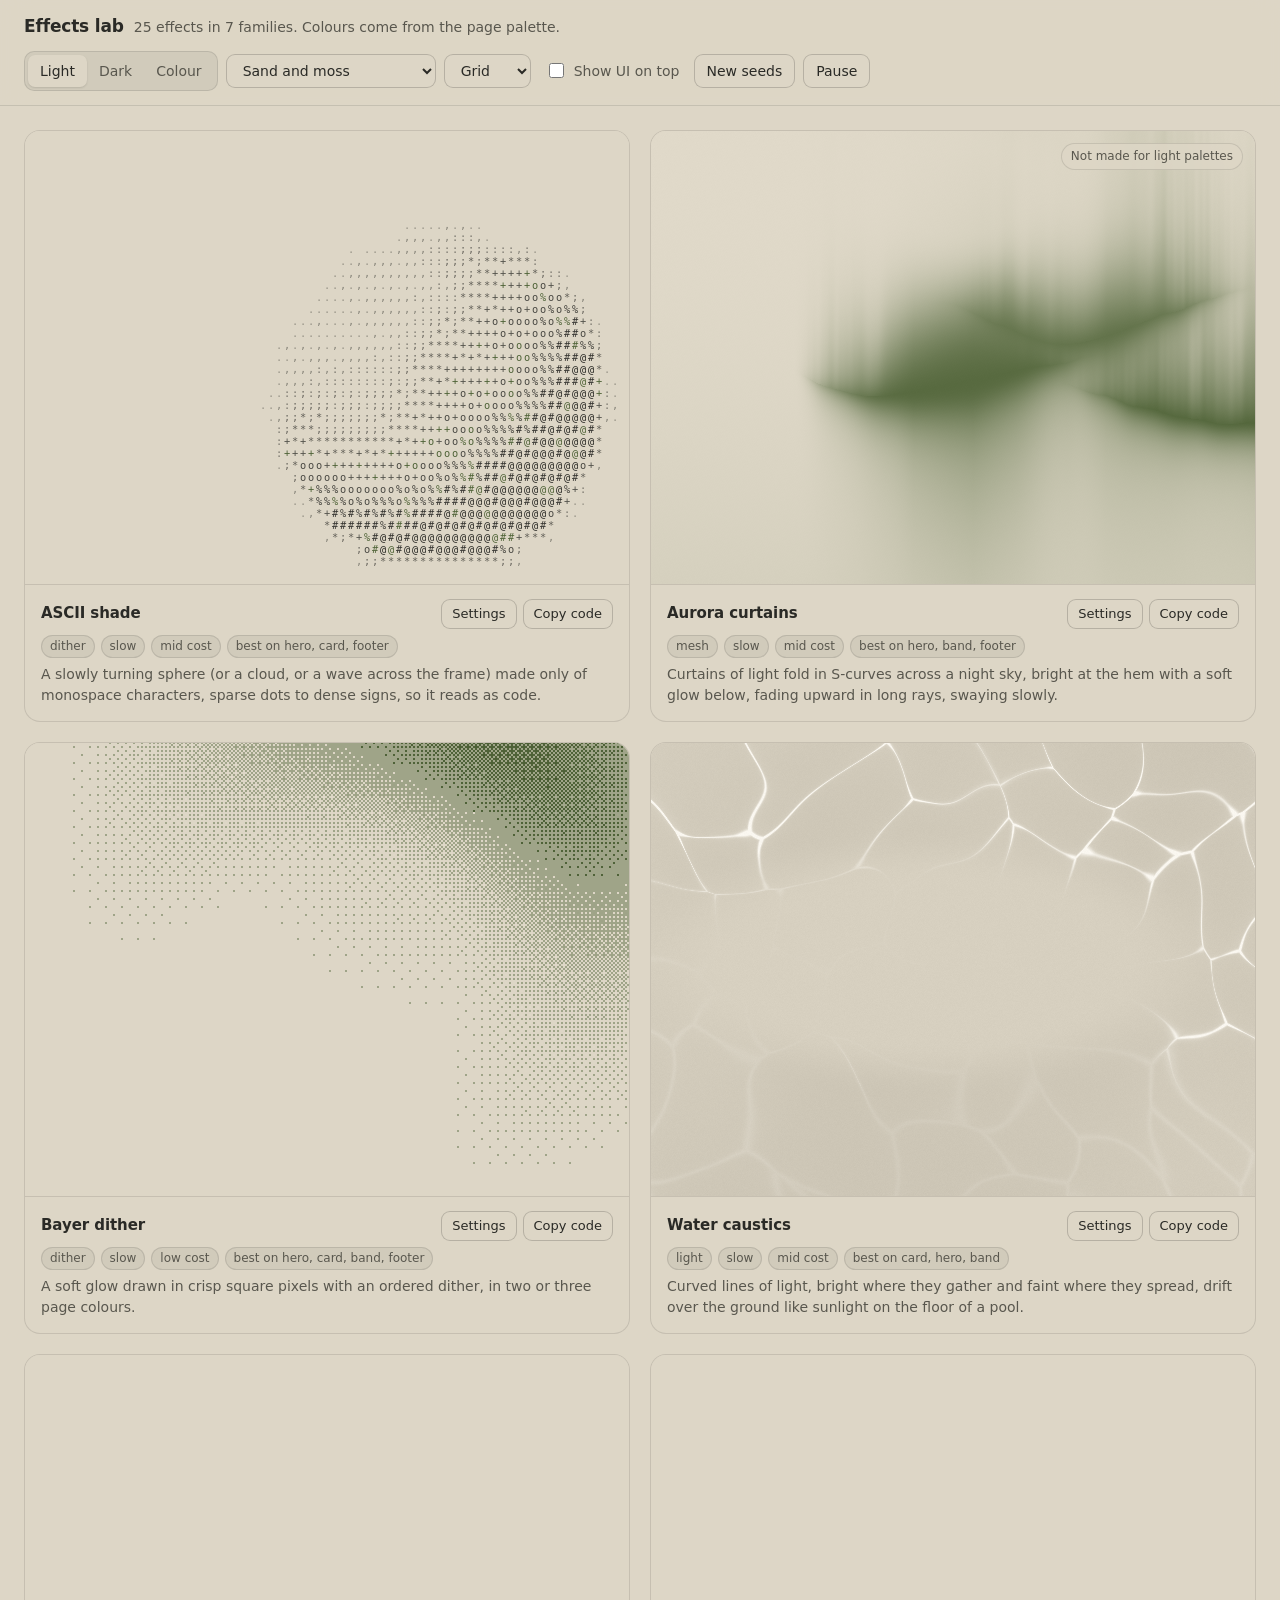
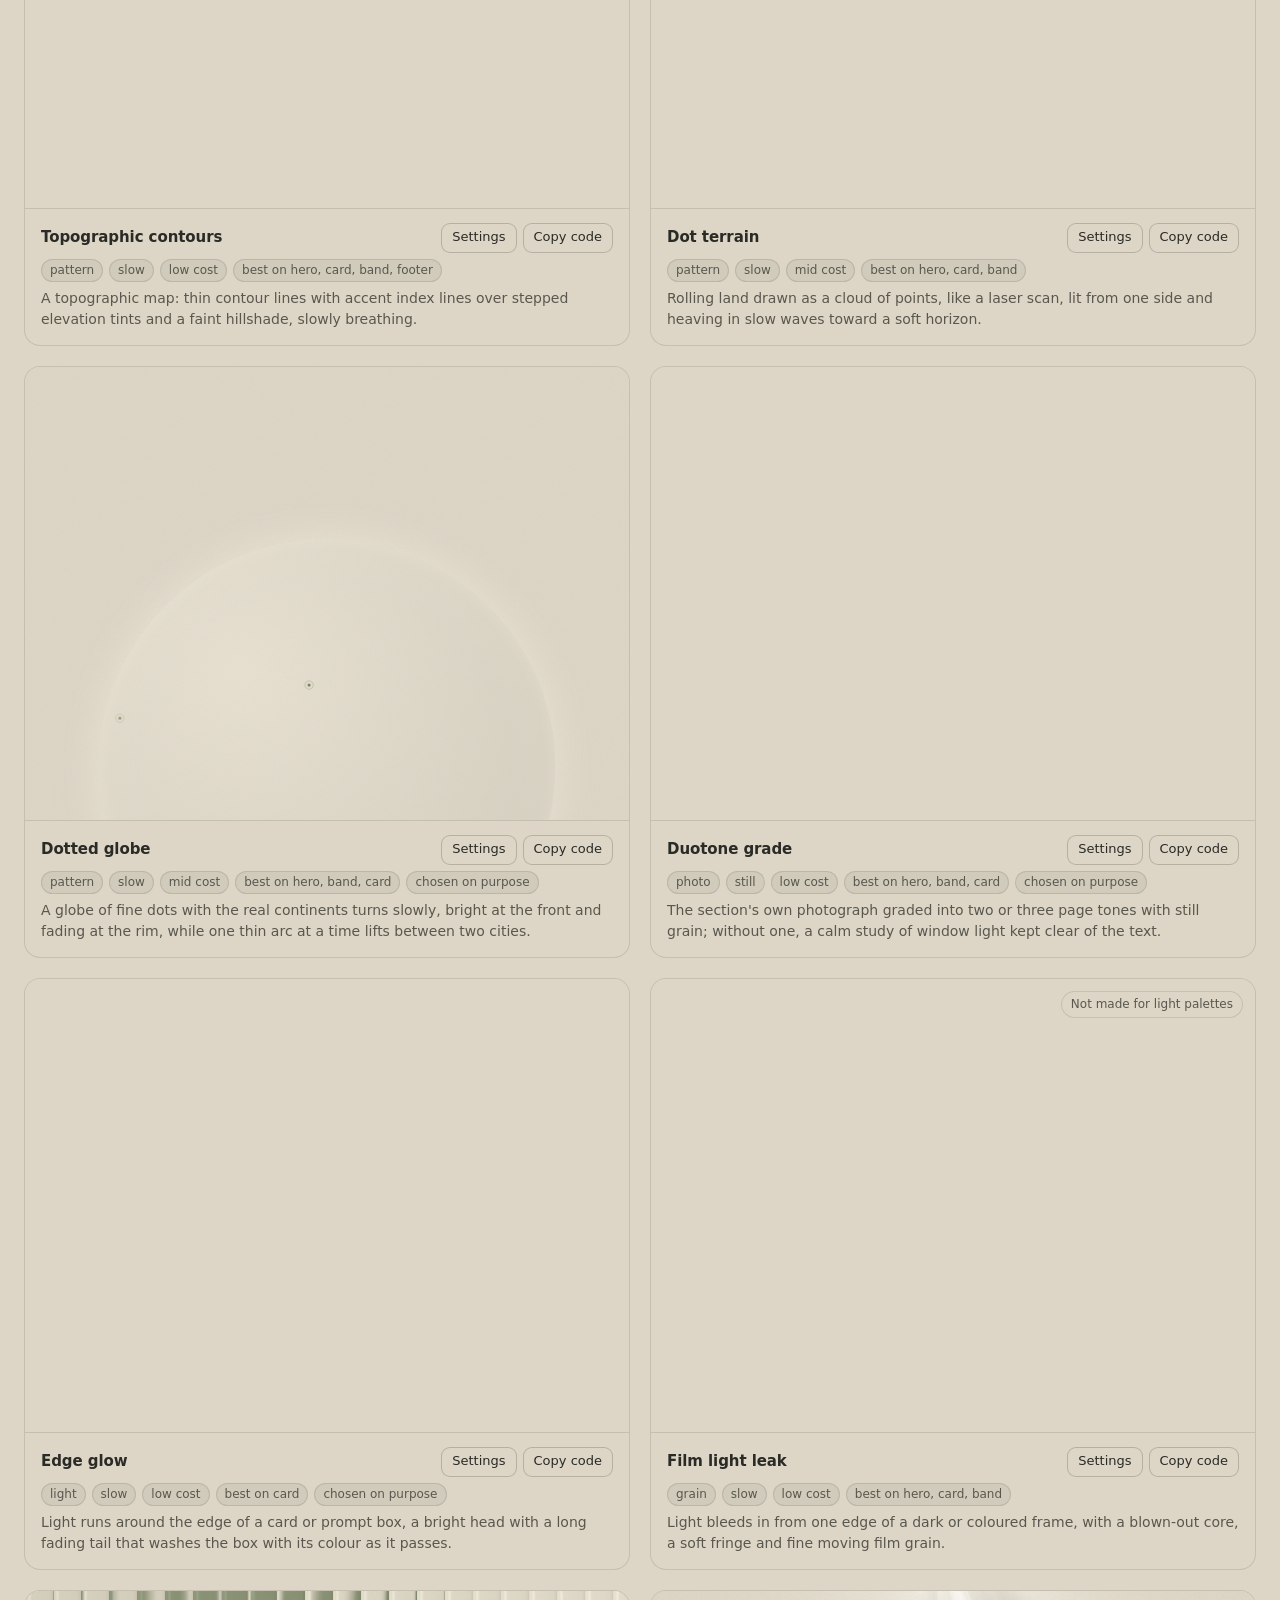
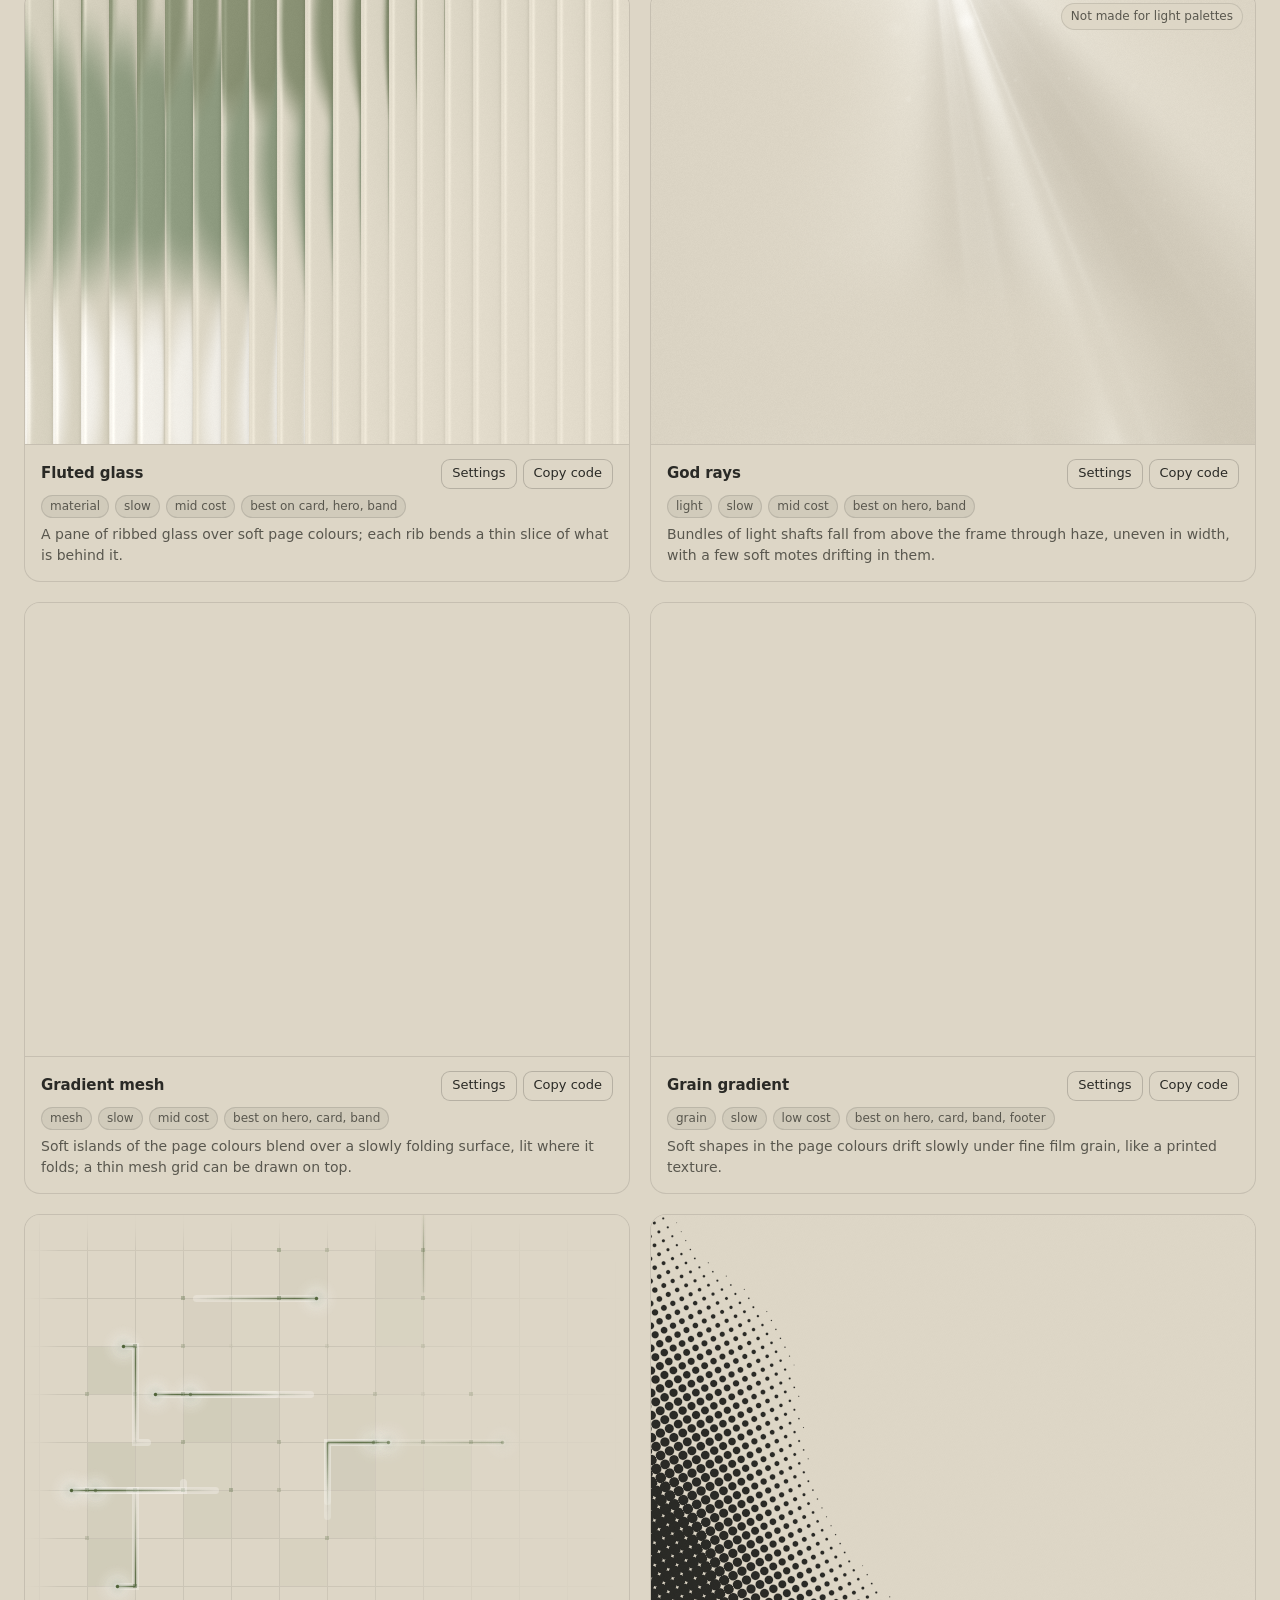
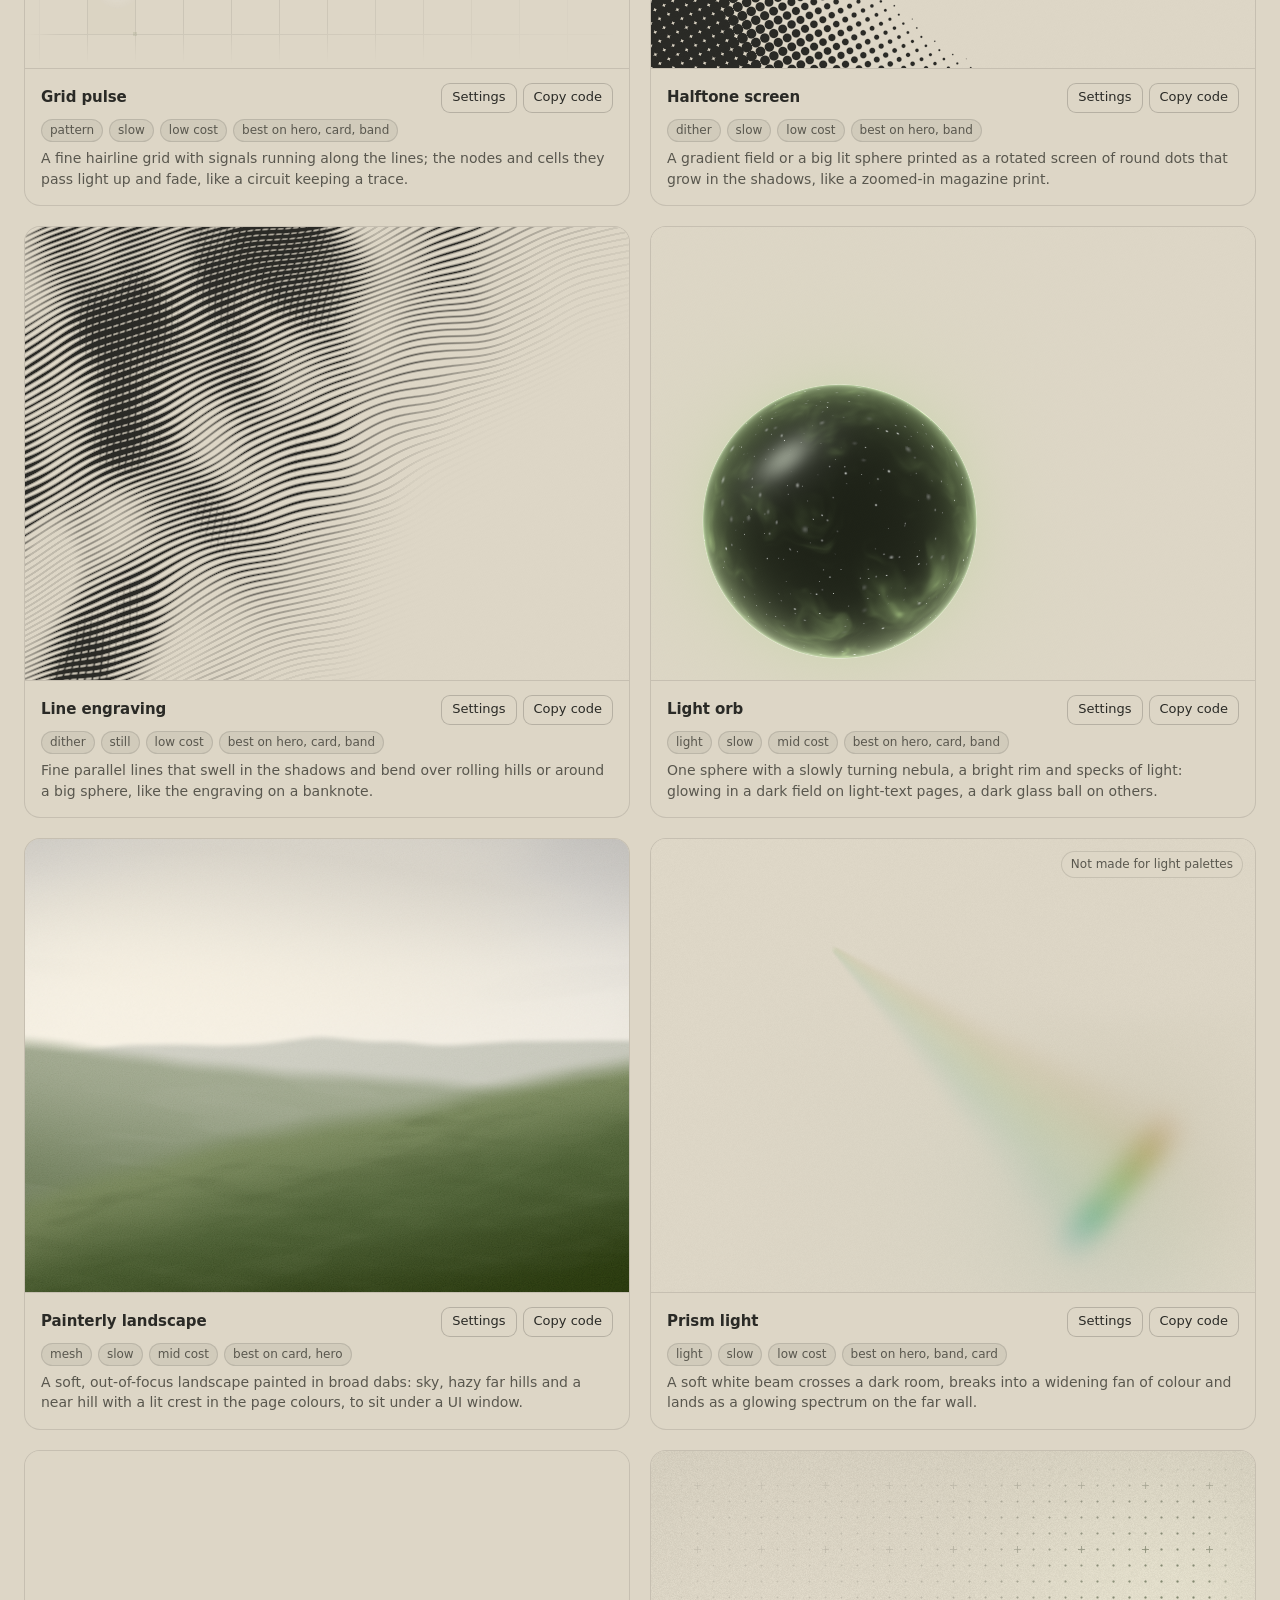
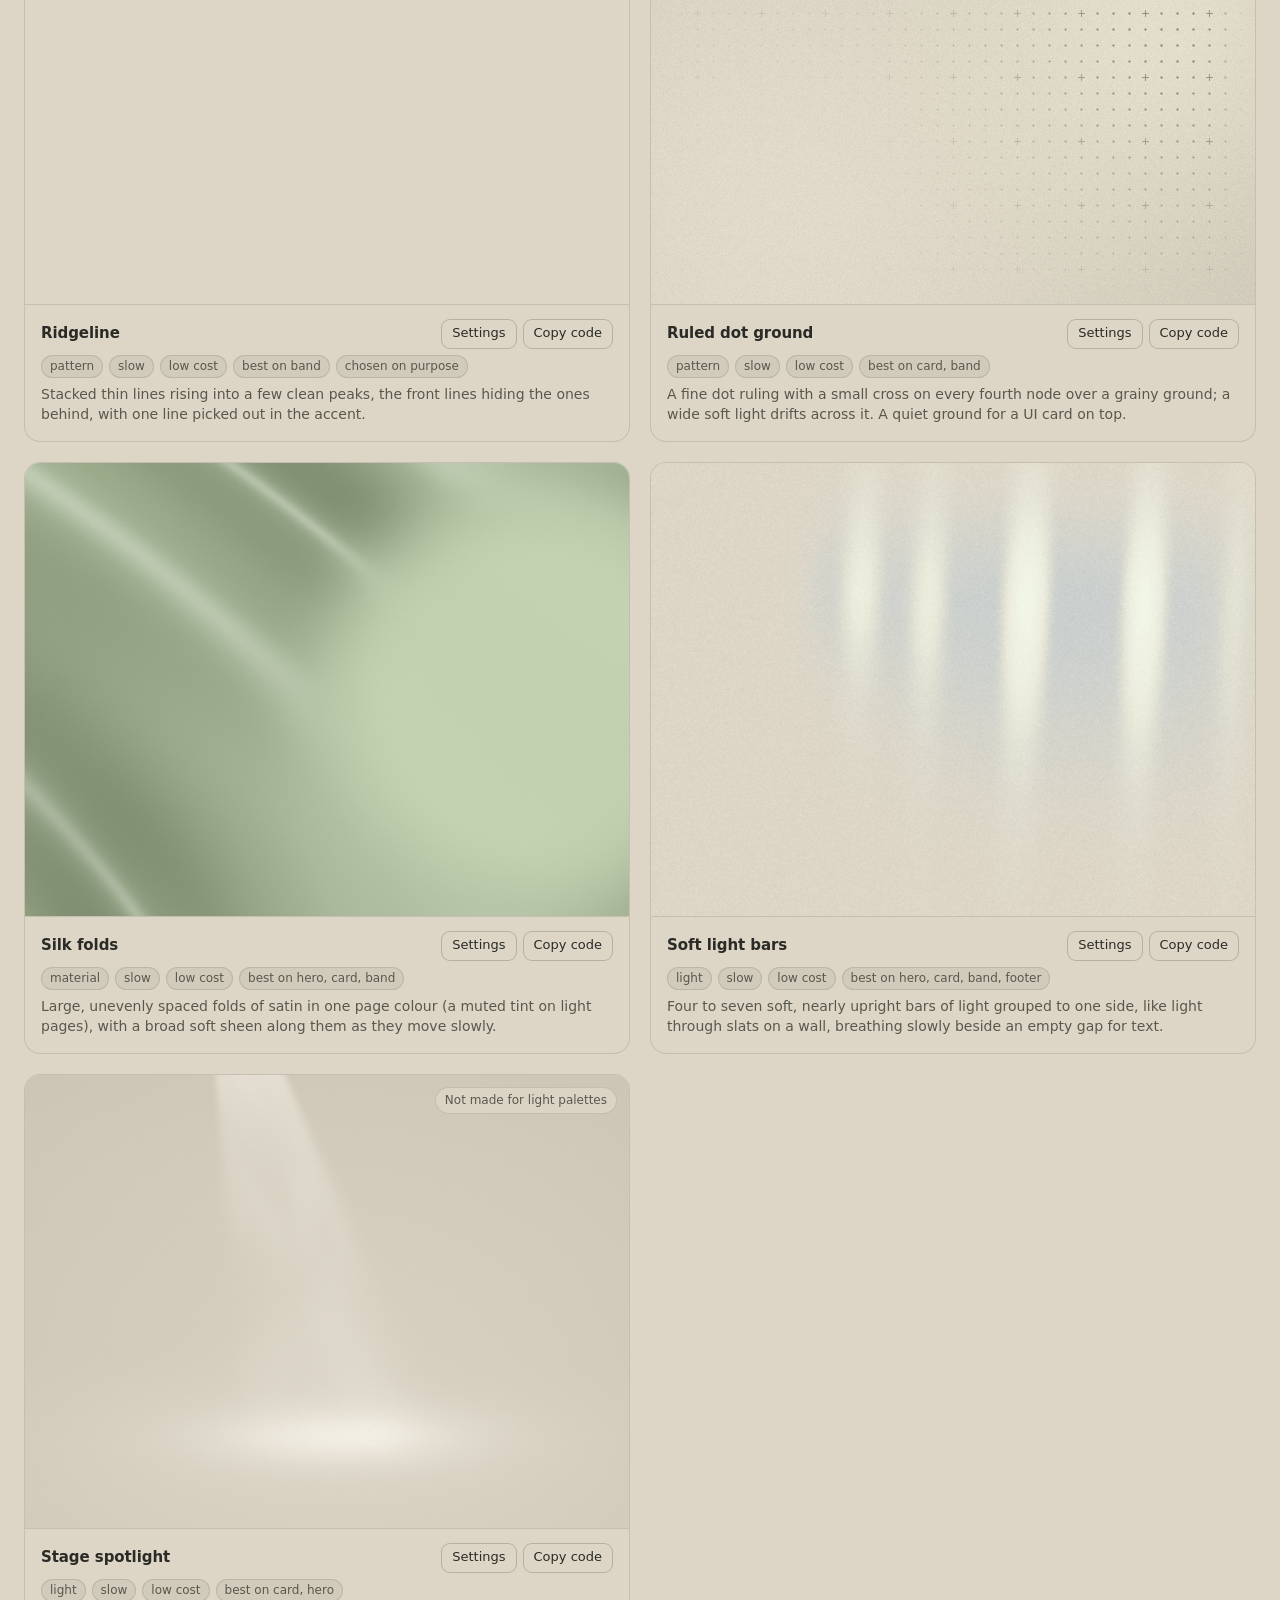
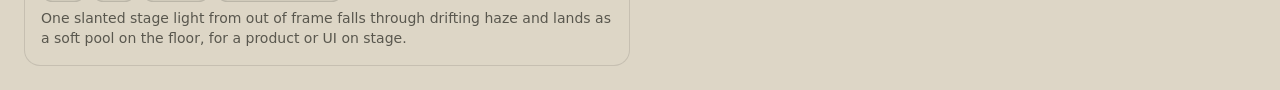
<file: skills/design-taste-frontend/assets/effects/lab.html>
<!doctype html>
<html lang="en">
<head>
<script>window.__tpGlMax = 16;   /* a gallery shows many live effects at once; a page of a site keeps the default 4 (fx.js) */</script>
<meta charset="utf-8">
<meta name="viewport" content="width=device-width, initial-scale=1">
<title>Effects lab</title>
<link rel="icon" href="data:,">
<style>
  :root {
    --bg: #ddd6c6; --surface: #d2cab8; --ink: #2a2a26; --muted: #59574e; --accent: #4f6238; --accent-ink: #ffffff;
    --line: color-mix(in oklab, var(--ink) 13%, transparent);
    --line-strong: color-mix(in oklab, var(--ink) 22%, transparent);
    --chip: color-mix(in oklab, var(--ink) 6%, var(--bg));
    --radius: 16px;
    color-scheme: light;
  }
  * { box-sizing: border-box; }
  html { -webkit-text-size-adjust: 100%; }
  body {
    margin: 0; background: var(--bg); color: var(--ink);
    font: 14px/1.45 ui-sans-serif, system-ui, -apple-system, "Segoe UI", Roboto, "Helvetica Neue", Arial, sans-serif;
    -webkit-font-smoothing: antialiased;
  }
  button, select, input { font: inherit; color: inherit; }
  .bar {
    position: sticky; top: 0; z-index: 20;
    display: flex; flex-wrap: wrap; align-items: center; justify-content: space-between; gap: 12px 20px;
    padding: 14px 24px; background: color-mix(in oklab, var(--bg) 90%, transparent);
    backdrop-filter: saturate(1.2) blur(14px); -webkit-backdrop-filter: saturate(1.2) blur(14px);
    border-bottom: 1px solid var(--line);
  }
  .title { display: flex; align-items: baseline; gap: 10px; min-width: 0; }
  .title h1 { margin: 0; font-size: 17px; font-weight: 640; letter-spacing: -0.01em; }
  .title p { margin: 0; color: var(--muted); white-space: nowrap; overflow: hidden; text-overflow: ellipsis; }
  .controls { display: flex; flex-wrap: wrap; align-items: center; gap: 8px; }
  .seg { display: inline-flex; padding: 3px; border-radius: 10px; background: var(--chip); border: 1px solid var(--line); }
  .seg button { border: 0; background: transparent; padding: 6px 12px; border-radius: 7px; cursor: pointer; color: var(--muted); }
  .seg button[aria-pressed="true"] { background: var(--bg); color: var(--ink); box-shadow: 0 1px 2px color-mix(in oklab, var(--ink) 14%, transparent); }
  .btn, select {
    height: 34px; padding: 0 12px; border-radius: 9px; border: 1px solid var(--line-strong); background: var(--bg);
    cursor: pointer; display: inline-flex; align-items: center; gap: 6px;
  }
  .btn:hover, select:hover { border-color: color-mix(in oklab, var(--ink) 35%, transparent); }
  .btn.primary { background: var(--ink); color: var(--bg); border-color: var(--ink); }
  label.check { display: inline-flex; align-items: center; gap: 7px; padding: 0 6px; cursor: pointer; color: var(--muted); }
  label.check input { accent-color: var(--accent); width: 15px; height: 15px; }
  select { max-width: 210px; }

  .grid {
    display: grid; gap: 20px; padding: 24px; max-width: 1680px; margin: 0 auto;
    grid-template-columns: repeat(auto-fit, minmax(min(100%, 400px), 1fr));
  }
  body[data-layout="wide"] .grid { grid-template-columns: 1fr; max-width: 1280px; }
  body[data-layout="hero"] .grid { grid-template-columns: 1fr; max-width: none; padding: 0; gap: 0; }
  .tile { border: 1px solid var(--line); border-radius: var(--radius); overflow: hidden; background: var(--bg); display: flex; flex-direction: column; min-width: 0; }
  body[data-layout="hero"] .tile { border-radius: 0; border-width: 0 0 1px; }
  .stage { position: relative; aspect-ratio: 4 / 3; overflow: hidden; }
  body[data-layout="wide"] .stage { aspect-ratio: 16 / 9; }
  body[data-layout="hero"] .stage { aspect-ratio: auto; height: 100vh; min-height: 560px; }
  .stage[data-unfit]::after {
    content: attr(data-unfit); position: absolute; top: 12px; right: 12px; padding: 4px 9px; border-radius: 999px;
    font-size: 12px; background: color-mix(in oklab, var(--bg) 85%, transparent); color: var(--muted); border: 1px solid var(--line);
  }

  /* sample content that sits on the effect */
  .sample { position: absolute; inset: 0; display: none; pointer-events: none; }
  body[data-ui="1"] .sample { display: block; }
  .sample-card {
    position: absolute; left: 22px; bottom: 22px; width: min(232px, calc(100% - 44px));
    display: grid; grid-template-columns: 36px 1fr; gap: 10px; align-items: center;
    padding: 12px 14px 12px 12px; border-radius: 12px; background: var(--surface); color: var(--ink);
    box-shadow: 0 1px 1px color-mix(in oklab, var(--ink) 8%, transparent), 0 10px 30px -12px rgb(0 0 0 / 0.3);
    border: 1px solid color-mix(in oklab, var(--ink) 8%, transparent);
  }
  .sample-card .ic {
    width: 36px; height: 36px; border-radius: 8px; background: var(--bg);
    background-image: radial-gradient(color-mix(in oklab, var(--ink) 55%, transparent) 1.1px, transparent 1.4px);
    background-size: 6px 6px; background-position: 3px 3px; border: 1px solid var(--line);
  }
  .sample-card b { display: block; font-size: 13px; font-weight: 600; }
  .sample-card span { display: block; font-size: 12px; color: var(--muted); font-variant-numeric: tabular-nums; }
  .sample-card .track { grid-column: 1 / -1; height: 4px; border-radius: 4px; background: color-mix(in oklab, var(--ink) 12%, transparent); position: relative; }
  .sample-card .track i { position: absolute; inset: 0 45% 0 0; border-radius: inherit; background: var(--accent); }
  .sample-head { position: absolute; left: 24px; top: 22px; right: 24px; color: var(--ink); }
  .sample-head b { display: block; font-size: clamp(18px, 2.2vw, 30px); font-weight: 640; letter-spacing: -0.02em; line-height: 1.1; max-width: 16ch; }
  .sample-head span { display: block; margin-top: 6px; color: var(--muted); max-width: 34ch; }
  body[data-layout="hero"] .sample-head { left: 48px; top: auto; bottom: 30vh; }
  body[data-layout="hero"] .sample-head b { font-size: clamp(36px, 5vw, 72px); }
  body[data-layout="hero"] .sample-card { left: 48px; bottom: 48px; }

  /* card layout: a feature card with an inset effect panel and a small UI window on it */
  .card-head { display: none; }
  body[data-layout="card"] .grid { grid-template-columns: repeat(auto-fit, minmax(min(100%, 460px), 1fr)); max-width: 1240px; gap: 16px; }
  body[data-layout="card"] .tile { padding: 22px; border: 0; background: color-mix(in oklab, var(--ink) 4.5%, var(--bg)); border-radius: 18px; }
  body[data-layout="card"] .card-head { display: block; }
  .card-head b { display: block; font-size: 15px; font-weight: 620; }
  .card-head p { margin: 4px 0 0; color: var(--muted); max-width: 52ch; }
  body[data-layout="card"] .stage { margin-top: 18px; border-radius: 12px; aspect-ratio: 16 / 10; }
  body[data-layout="card"] .info { display: none; }
  body[data-layout="card"] .sample { display: block; }
  body[data-layout="card"] .sample-head, body[data-layout="card"] .sample-card { display: none; }
  .window { display: none; }
  body[data-layout="card"] .window {
    display: block; position: absolute; left: 50%; top: 54%; transform: translate(-50%, -50%); width: 64%;
    border-radius: 10px; background: var(--surface); color: var(--ink);
    box-shadow: 0 1px 0 color-mix(in oklab, var(--ink) 6%, transparent), 0 18px 40px -16px rgb(0 0 0 / 0.35);
    border: 1px solid color-mix(in oklab, var(--ink) 10%, transparent); overflow: hidden; font-size: 12px;
  }
  .window .wbar { display: flex; align-items: center; gap: 5px; padding: 8px 10px; border-bottom: 1px solid var(--line); }
  .window .wbar i { width: 7px; height: 7px; border-radius: 50%; background: color-mix(in oklab, var(--ink) 22%, transparent); }
  .window .wbar span { margin-left: 8px; color: var(--muted); }
  .window .wbody { padding: 12px 12px 14px; display: grid; gap: 8px; }
  .window .wrow { display: flex; align-items: center; justify-content: space-between; gap: 10px; }
  .window .wrow em { font-style: normal; color: var(--muted); font-variant-numeric: tabular-nums; }
  .window .wbtn { justify-self: start; margin-top: 2px; padding: 5px 10px; border-radius: 7px; background: var(--accent); color: var(--accent-ink); font-weight: 600; }
  .info { padding: 14px 16px 16px; display: grid; gap: 4px; border-top: 1px solid var(--line); }
  body[data-layout="hero"] .info { display: none; }
  .info-top { display: flex; align-items: center; justify-content: space-between; gap: 12px; }
  .info h2 { margin: 0; font-size: 15px; font-weight: 620; letter-spacing: -0.005em; }
  .tags { display: flex; flex-wrap: wrap; gap: 6px; margin: 2px 0 2px; }
  .tags span { font-size: 12px; padding: 2px 8px; border-radius: 999px; background: var(--chip); color: var(--muted); border: 1px solid var(--line); }
  .look { margin: 0; color: var(--muted); }
  .actions { display: flex; gap: 6px; flex: none; }
  .actions .btn { height: 30px; padding: 0 10px; font-size: 13px; }

  .params { display: none; padding: 4px 16px 16px; gap: 10px 18px; grid-template-columns: repeat(auto-fill, minmax(170px, 1fr)); }
  .tile.open .params { display: grid; }
  .param { display: grid; gap: 4px; }
  .param label { display: flex; justify-content: space-between; font-size: 12px; color: var(--muted); }
  .param output { color: var(--ink); font-variant-numeric: tabular-nums; }
  .param input[type=range] { width: 100%; accent-color: var(--ink); margin: 0; }
  .params .row { grid-column: 1 / -1; display: flex; gap: 8px; align-items: center; }
  .params .row input { width: 90px; height: 30px; border-radius: 8px; border: 1px solid var(--line-strong); background: var(--bg); padding: 0 8px; }

  .empty { padding: 80px 24px; text-align: center; color: var(--muted); }
  .toast {
    position: fixed; left: 50%; bottom: 24px; transform: translate(-50%, 20px); opacity: 0; pointer-events: none;
    background: var(--ink); color: var(--bg); padding: 9px 14px; border-radius: 10px; transition: .25s ease; z-index: 30;
  }
  .toast.on { opacity: 1; transform: translate(-50%, 0); }
  @media (max-width: 640px) {
    .bar { padding: 12px 16px; }
    .grid { padding: 16px; gap: 16px; }
    .title p { display: none; }
  }
</style>
</head>
<body data-layout="grid">
<header class="bar">
  <div class="title">
    <h1>Effects lab</h1>
    <p id="count"></p>
  </div>
  <div class="controls">
    <div class="seg" role="group" aria-label="Palette type">
      <button type="button" data-kind="light">Light</button>
      <button type="button" data-kind="dark">Dark</button>
      <button type="button" data-kind="colour">Colour</button>
    </div>
    <select id="pal" aria-label="Palette"></select>
    <select id="layout" aria-label="Layout"><option value="grid">Grid</option><option value="card">Cards</option><option value="wide">Wide</option><option value="hero">Hero</option></select>
    <label class="check"><input type="checkbox" id="ui"> Show UI on top</label>
    <button type="button" class="btn" id="reseed">New seeds</button>
    <button type="button" class="btn" id="pause">Pause</button>
  </div>
</header>
<main class="grid" id="grid"></main>
<div class="toast" id="toast" role="status"></div>
<script id="palettes" type="application/json">[{"id":"white-link-blue","name":"Sheet and biro","bg":"#ffffff","surface":"#f4f4f4","ink":"#111111","muted":"#6b6b6b","accent":"#1a4be0","accentInk":"#ffffff"},{"id":"cool-white-slate","name":"Frost and slate","bg":"#f7f9fa","surface":"#ecf0f2","ink":"#1f3038","muted":"#5d6b72","accent":"#0d7480","accentInk":"#ffffff"},{"id":"rose-grey-green","name":"Rose grey, green","bg":"#ebe5e3","surface":"#e1dad7","ink":"#2b2622","muted":"#6a615d","accent":"#0f7d45","accentInk":"#ffffff"},{"id":"paper-grey-brass","name":"Newsprint and brass","bg":"#e8e8e3","surface":"#dcdcd6","ink":"#181715","muted":"#63625c","accent":"#bfb21a","accentInk":"#181715"},{"id":"stone-blueprint","name":"Stone and blueprint","bg":"#dfdedb","surface":"#d3d2ce","ink":"#26251e","muted":"#5f5d55","accent":"#2456d6","accentInk":"#ffffff"},{"id":"white-navy-tab","name":"Navy on white","bg":"#ffffff","surface":"#f4f4f2","ink":"#1f2b4d","muted":"#6a7186","accent":"#f7941d","accentInk":"#1f2b4d"},{"id":"three-stones","name":"Three stones","bg":"#eeecea","surface":"#e4e1dd","ink":"#333231","muted":"#6b6763","accent":"#5c6b54","accentInk":"#ffffff"},{"id":"putty-black-teal","name":"Putty and black","bg":"#dedad3","surface":"#d3cec6","ink":"#0a0a0a","muted":"#5c5852","accent":"#256f82","accentInk":"#ffffff"},{"id":"moss-sand","name":"Sand and moss","bg":"#ddd6c6","surface":"#d2cab8","ink":"#2a2a26","muted":"#59574e","accent":"#4f6238","accentInk":"#ffffff"},{"id":"green-mat-chocolate","name":"Bone, green, chocolate","bg":"#e5e1d8","surface":"#dad5ca","ink":"#2a1d17","muted":"#6b5b51","accent":"#456f3a","accentInk":"#ffffff"},{"id":"lunar-grey-bronze","name":"Lunar and bronze","bg":"#111111","surface":"#1c1c1c","ink":"#f2f2f2","muted":"#8f8f8f","accent":"#a08672","accentInk":"#111111"},{"id":"blue-black-cornflower","name":"Night and sky blue","bg":"#0a0d14","surface":"#131824","ink":"#e9edf3","muted":"#8891a1","accent":"#5ab9fc","accentInk":"#0a0d14"},{"id":"green-black-bone","name":"Green-black and bone","bg":"#161c1a","surface":"#1f2725","ink":"#e3e2da","muted":"#8e948d","accent":"#9fc7b8","accentInk":"#161c1a"},{"id":"black-crimson","name":"Black and crimson","bg":"#0a0a0a","surface":"#151515","ink":"#efefef","muted":"#8c8c8c","accent":"#b11226","accentInk":"#ffffff"},{"id":"forest-pale-lime","name":"Forest and lime","bg":"#0f1f10","surface":"#162a17","ink":"#ffffff","muted":"#9aa39a","accent":"#c6f19d","accentInk":"#0f1f10"},{"id":"charcoal-room-sage","name":"Charcoal and sage","bg":"#1c1c1c","surface":"#262626","ink":"#f1f1ef","muted":"#9a9b96","accent":"#8fa68e","accentInk":"#1c1c1c"},{"id":"warm-black-gold","name":"Warm black, gold","bg":"#0c0a08","surface":"#181512","ink":"#ffffff","muted":"#8f8a84","accent":"#c9a45a","accentInk":"#0c0a08"},{"id":"graphite-safety-orange","name":"Graphite and orange","bg":"#18191b","surface":"#222427","ink":"#eff0f1","muted":"#9c9ea3","accent":"#ff4a1f","accentInk":"#18191b"},{"id":"soot-pale-lime","name":"Soot and lime","bg":"#0f0f0f","surface":"#1a1a1a","ink":"#ffffff","muted":"#8f8f8f","accent":"#dafa9c","accentInk":"#0f0f0f"},{"id":"plum-black-pink","name":"Plum-black and pink","bg":"#0d060b","surface":"#1b0e17","ink":"#ffffff","muted":"#9a8f97","accent":"#ff488b","accentInk":"#0d060b"},{"id":"white-signal-red","name":"Signal red, white","bg":"#ffffff","surface":"#f2f2f2","ink":"#0a0a0a","muted":"#6b6b6b","accent":"#d92b21","accentInk":"#ffffff"},{"id":"white-mint-tiles","name":"Greys and mint","bg":"#ffffff","surface":"#f3f3f3","ink":"#232323","muted":"#6e6e6e","accent":"#a1ffcb","accentInk":"#232323"},{"id":"cool-grey-cobalt","name":"Cool grey, cobalt","bg":"#eef0f3","surface":"#e2e5ea","ink":"#0b0c0e","muted":"#5d6470","accent":"#1f2de6","accentInk":"#ffffff"},{"id":"offwhite-bottle-yellow","name":"Bottle ink, yellow","bg":"#f7f7f7","surface":"#ebebeb","ink":"#0d2a1c","muted":"#5f6b64","accent":"#f6e016","accentInk":"#0d2a1c"},{"id":"teal-on-paper","name":"Teal on paper","bg":"#f7f9f8","surface":"#ebf0ee","ink":"#06525c","muted":"#2f737d","accent":"#06525c","accentInk":"#f7f9f8"},{"id":"navy-pink","name":"Navy and pink","bg":"#1a2039","surface":"#212846","ink":"#f9a3c0","muted":"#b9879c","accent":"#f9a3c0","accentInk":"#1a2039"},{"id":"blush-aubergine","name":"Blush and aubergine","bg":"#edccbe","surface":"#e8c2b2","ink":"#351a2b","muted":"#6c4857","accent":"#351a2b","accentInk":"#edccbe"},{"id":"cobalt-on-sand","name":"Cobalt on sand","bg":"#e6dbc7","surface":"#ddd0b9","ink":"#062b8a","muted":"#3a5aa8","accent":"#062b8a","accentInk":"#e6dbc7"},{"id":"oxblood-grey","name":"Oxblood and grey","bg":"#e2e2e2","surface":"#d6d6d6","ink":"#7d0c14","muted":"#7a4a4e","accent":"#7d0c14","accentInk":"#e2e2e2"},{"id":"olive-on-bone","name":"Olive on bone","bg":"#ecebe7","surface":"#e1dfd9","ink":"#38450f","muted":"#5d683a","accent":"#38450f","accentInk":"#ecebe7"},{"id":"burgundy-bubblegum","name":"Burgundy and bubblegum","bg":"#3d0012","surface":"#4d0519","ink":"#ff99d3","muted":"#c77aa0","accent":"#ff99d3","accentInk":"#3d0012"},{"id":"bottle-green-gold","name":"Bottle green, gold","bg":"#133621","surface":"#1a4429","ink":"#f4d96c","muted":"#b3a55e","accent":"#f4d96c","accentInk":"#133621"},{"id":"cobalt-field","name":"Cobalt field","bg":"#0034eb","surface":"#002fd6","ink":"#ffffff","muted":"#dfe4f2","accent":"#e9e34a","accentInk":"#111111"},{"id":"mustard-field","name":"Mustard and black","bg":"#e1ac10","surface":"#cd9d0f","ink":"#0b0b0b","muted":"#4d3d0a","accent":"#24338f","accentInk":"#ffffff"},{"id":"carmine-field","name":"Carmine field","bg":"#9c1220","surface":"#8a101c","ink":"#ffffff","muted":"#f0b9bd","accent":"#ffd9dc","accentInk":"#9c1220"},{"id":"pink-field-lime","name":"Bubblegum and lime","bg":"#ff87ab","surface":"#ff739d","ink":"#0a0a0a","muted":"#6b1f3a","accent":"#def915","accentInk":"#0a0a0a"},{"id":"sky-field-navy","name":"Sky and navy","bg":"#6bb4ee","surface":"#7dbdf0","ink":"#0e1822","muted":"#1b3d5c","accent":"#ff5a1f","accentInk":"#0e1822"},{"id":"orange-field-black","name":"Orange and black","bg":"#ff7a1f","surface":"#ff8633","ink":"#050f16","muted":"#5a2306","accent":"#050f16","accentInk":"#ff7a1f"},{"id":"tobacco-olive","name":"Tobacco and olive","bg":"#472913","surface":"#55321a","ink":"#e4e0cf","muted":"#b39f84","accent":"#525e1b","accentInk":"#e4e0cf"},{"id":"poster-chapters","name":"Poster chapters","bg":"#e6e0d2","surface":"#dcd5c5","ink":"#1a1a1a","muted":"#5f5b52","accent":"#18bc42","accentInk":"#1a1a1a"},{"id":"blue-red-black","name":"Blue, red, black","bg":"#ffffff","surface":"#f3f3f3","ink":"#0a0a0a","muted":"#6b6b6b","accent":"#1f30e0","accentInk":"#ffffff"},{"id":"charcoal-primaries","name":"Charcoal and primaries","bg":"#191919","surface":"#242424","ink":"#ffffff","muted":"#9a9a9a","accent":"#0c7866","accentInk":"#ffffff"},{"id":"ultramarine-yellow","name":"Ultramarine and yellow","bg":"#1423b8","surface":"#1220a6","ink":"#ffffff","muted":"#e4e2d6","accent":"#1fc27a","accentInk":"#0a0a0a"},{"id":"candy-chapters","name":"Candy chapters","bg":"#ffd249","surface":"#f5c63c","ink":"#0a0a0a","muted":"#5e4a0a","accent":"#f53fd6","accentInk":"#0a0a0a"},{"id":"orange-sky-lime","name":"Orange, sky, lime","bg":"#ff8126","surface":"#ff8d3a","ink":"#111111","muted":"#5c2a05","accent":"#de194b","accentInk":"#ffffff"},{"id":"post-red-mustard","name":"Post red, mustard","bg":"#e2dccf","surface":"#d7d0c1","ink":"#2a1110","muted":"#6b524c","accent":"#4a6f84","accentInk":"#ffffff"},{"id":"mint-orange-grey","name":"Grey, mint, orange","bg":"#ffffff","surface":"#f5f5f5","ink":"#000000","muted":"#666666","accent":"#a7ff9c","accentInk":"#000000"},{"id":"report-blocks","name":"Report blocks","bg":"#ffffff","surface":"#f6f6f6","ink":"#000000","muted":"#5f5f5f","accent":"#fe7141","accentInk":"#000000"},{"id":"card-pastels","name":"Card pastels","bg":"#f7f7f5","surface":"#ebebe8","ink":"#000000","muted":"#666662","accent":"#d0106f","accentInk":"#ffffff"},{"id":"mint-pink-accounts","name":"Mint and pink","bg":"#f8f8f8","surface":"#eeeeee","ink":"#0a0a0a","muted":"#6a6a6a","accent":"#1f6b3a","accentInk":"#ffffff"},{"id":"swap-pastels","name":"Swapping pastels","bg":"#c3d7e5","surface":"#d0e0eb","ink":"#141414","muted":"#4a5068","accent":"#0f5257","accentInk":"#ffffff"},{"id":"blush-sage-slate","name":"Blush, sage, slate","bg":"#a6b3bc","surface":"#b2bdc5","ink":"#1c1c1c","muted":"#38424a","accent":"#2c3620","accentInk":"#e3e2da"},{"id":"candy-on-black","name":"Candy on black","bg":"#000000","surface":"#0d0d0d","ink":"#ffffff","muted":"#999999","accent":"#93f1f7","accentInk":"#000000"},{"id":"sky-sand","name":"Sky and sand","bg":"#cbe4f2","surface":"#bcdcee","ink":"#0a0a0a","muted":"#44606e","accent":"#b0298f","accentInk":"#ffffff"},{"id":"studio-grey","name":"Studio grey","bg":"#a8a8aa","surface":"#b4b4b6","ink":"#0e0e0e","muted":"#3a3a3c","accent":"#1f5c49","accentInk":"#ffffff"},{"id":"walnut-tan","name":"Walnut and tan","bg":"#2b2216","surface":"#382d1e","ink":"#e4e2da","muted":"#a39a8b","accent":"#bda38b","accentInk":"#2b2216"}]</script>
<script id="presets" type="application/json">{"light":"moss-sand","dark":"blue-black-cornflower","colour":"cobalt-field"}</script>
<script type="module">
  import fx from './fx.js';

  const q = new URLSearchParams(location.search);
  const PALETTES = JSON.parse(document.getElementById('palettes').textContent);
  const PRESETS = JSON.parse(document.getElementById('presets').textContent);
  const byId = Object.fromEntries(PALETTES.map(p => [p.id, p]));
  const $ = s => document.querySelector(s);
  const grid = $('#grid');

  if (q.has('fallback')) fx.config.forceFallback = true;
  if (q.has('webgl1')) fx.config.forceWebGL1 = true;
  if (q.has('time')) fx.setClock(+q.get('time'));
  document.body.dataset.layout = ['wide', 'hero', 'card'].includes(q.get('layout')) ? q.get('layout') : 'grid';
  $('#layout').value = document.body.dataset.layout;
  $('#layout').addEventListener('change', e => { document.body.dataset.layout = e.target.value; syncUrl(); });
  document.body.dataset.ui = q.get('ui') === '1' ? '1' : '0';
  $('#ui').checked = document.body.dataset.ui === '1';

  let palette = pickPalette(q.get('palette') || 'light');
  let paused = false;
  const tiles = [];

  function pickPalette(key) {
    const id = PRESETS[key] || key;
    return byId[id] || byId[PRESETS.light] || PALETTES[0];
  }
  function applyPalette(p) {
    const r = document.documentElement.style;
    r.setProperty('--bg', p.bg); r.setProperty('--surface', p.surface); r.setProperty('--ink', p.ink);
    r.setProperty('--muted', p.muted); r.setProperty('--accent', p.accent); r.setProperty('--accent-ink', p.accentInk);
    document.documentElement.style.colorScheme = fx.paletteKind(p) === 'light' ? 'light' : 'dark';
    const kind = fx.paletteKind(p);
    for (const b of document.querySelectorAll('.seg button')) b.setAttribute('aria-pressed', String(PRESETS[b.dataset.kind] === p.id));
    $('#pal').value = p.id;
    for (const t of tiles) {
      const fits = t.meta.palettes.includes(kind);
      if (fits) t.stage.removeAttribute('data-unfit'); else t.stage.setAttribute('data-unfit', `Not made for ${kind} palettes`);
      t.ctrl?.setPalette(fx.normalizePalette(p));
    }
  }
  function toast(msg) {
    const el = $('#toast'); el.textContent = msg; el.classList.add('on');
    clearTimeout(toast.t); toast.t = setTimeout(() => el.classList.remove('on'), 1600);
  }
  const fmt = (v, d) => (d.step && d.step >= 1 ? String(Math.round(v)) : (+v).toFixed(2));

  function snippet(t) {
    const p = t.ctrl.params, d = t.meta.params || {};
    const changed = Object.fromEntries(Object.entries(p).filter(([k, v]) => d[k] && v !== d[k].default));
    const attrs = [`data-fx="${t.meta.id}"`, `data-fx-seed="${t.ctrl.seed}"`];
    if (Object.keys(changed).length) attrs.push(`data-fx-params='${JSON.stringify(changed)}'`);
    return `<div ${attrs.join(' ')}></div>`;
  }

  function buildTile(meta, i) {
    const tile = document.createElement('article');
    tile.className = 'tile';
    tile.dataset.id = meta.id;
    tile.innerHTML = `
      <div class="card-head"><b></b><p></p></div>
      <div class="stage">
        <div class="sample" aria-hidden="true">
          <div class="window"><div class="wbar"><i></i><i></i><i></i><span>Settings</span></div>
            <div class="wbody"><div class="wrow"><span>Grain</span><em>0.60</em></div><div class="wrow"><span>Speed</span><em>0.50</em></div><span class="wbtn">Apply</span></div></div>
          <div class="sample-head"><b>A headline sits here</b><span>Secondary text, to check contrast on the effect.</span></div>
          <div class="sample-card"><div class="ic"></div><div><b></b><span></span></div><div class="track"><i></i></div></div>
        </div>
      </div>
      <div class="info">
        <div class="info-top">
          <h2></h2>
          <div class="actions">
            <button type="button" class="btn" data-act="params" aria-expanded="false">Settings</button>
            <button type="button" class="btn" data-act="copy">Copy code</button>
          </div>
        </div>
        <div class="tags"></div>
        <p class="look"></p>
      </div>
      <div class="params"></div>`;
    tile.querySelector('h2').textContent = meta.name;
    tile.querySelector('.card-head b').textContent = meta.name;
    tile.querySelector('.card-head p').textContent = meta.look;
    tile.querySelector('.window .wbar span').textContent = meta.name;
    const wk = Object.keys(meta.params || {}).slice(0, 2);
    tile.querySelectorAll('.window .wrow').forEach((row, n) => {
      const k = wk[n];
      if (!k) { row.remove(); return; }
      row.querySelector('span').textContent = k[0].toUpperCase() + k.slice(1);
      row.querySelector('em').textContent = fmt(meta.params[k].default, meta.params[k]);
    });
    tile.querySelector('.look').textContent = meta.look;
    tile.querySelector('.sample-card b').textContent = meta.name;
    const keys = Object.keys(meta.params || {}).slice(0, 2);
    tile.querySelector('.sample-card span').textContent = keys.map(k => `${k} ${fmt(meta.params[k].default, meta.params[k])}`).join(' · ');
    const tags = [meta.family, meta.motion, `${meta.cost} cost`, `best on ${meta.bestOn.join(', ')}`, ...(meta.random === false ? ['chosen on purpose'] : [])];
    tile.querySelector('.tags').append(...tags.map(s => Object.assign(document.createElement('span'), { textContent: s })));
    const stage = tile.querySelector('.stage');
    const seed = q.has('seed') ? (+q.get('seed') + i * 101) : 1000 + i * 37;
    const t = { meta, tile, stage, seed, ctrl: null };
    tile.querySelector('[data-act="copy"]').addEventListener('click', async () => {
      if (!t.ctrl) return;
      try { await navigator.clipboard.writeText(snippet(t)); toast('Code copied'); }
      catch (_) { prompt('Copy this code', snippet(t)); }
    });
    tile.querySelector('[data-act="params"]').addEventListener('click', e => {
      const open = tile.classList.toggle('open');
      e.currentTarget.setAttribute('aria-expanded', String(open));
    });
    buildParams(t);
    return t;
  }

  function buildParams(t) {
    const box = t.tile.querySelector('.params');
    box.innerHTML = '';
    for (const [k, d] of Object.entries(t.meta.params || {})) {
      const id = `${t.meta.id}-${k}`;
      const row = document.createElement('div');
      row.className = 'param';
      row.innerHTML = `<label for="${id}"><span>${k}</span><output></output></label><input type="range" id="${id}">`;
      const inp = row.querySelector('input'), out = row.querySelector('output');
      inp.min = d.min; inp.max = d.max; inp.step = d.step || (d.max - d.min) / 100; inp.value = d.default;
      out.textContent = fmt(d.default, d);
      inp.addEventListener('input', () => { out.textContent = fmt(+inp.value, d); t.ctrl?.set({ [k]: +inp.value }); });
      box.append(row);
    }
    const row = document.createElement('div');
    row.className = 'row';
    row.innerHTML = `<span>Seed</span><input type="number" min="0" max="9999" step="1"><button type="button" class="btn">Reset</button>`;
    const seedIn = row.querySelector('input');
    seedIn.value = t.seed;
    seedIn.addEventListener('change', () => { t.seed = +seedIn.value || 0; remount(t); });
    row.querySelector('button').addEventListener('click', () => { buildParams(t); remount(t); });
    box.append(row);
  }

  async function remount(t, params) {
    t.ctrl = await fx.mount(t.stage, t.meta.id, { palette: fx.normalizePalette(palette), params: params || currentParams(t), seed: t.seed });
    if (paused) t.ctrl.pause();
    t.tile.querySelector('.params .row input').value = t.seed;
    // the seed may place the calm area and focal point (fx.compose): show the values in use
    for (const [k, d] of Object.entries(t.meta.params || {})) {
      const inp = t.tile.querySelector(`#${t.meta.id}-${k}`);
      if (inp && t.ctrl.params[k] != null) { inp.value = t.ctrl.params[k]; inp.previousElementSibling.querySelector('output').textContent = fmt(t.ctrl.params[k], d); }
    }
  }
  function currentParams(t) {
    const out = {};
    for (const inp of t.tile.querySelectorAll('.param input')) out[inp.id.slice(t.meta.id.length + 1)] = +inp.value;
    return out;
  }

  // controls
  for (const b of document.querySelectorAll('.seg button')) {
    b.addEventListener('click', () => { palette = pickPalette(b.dataset.kind); applyPalette(palette); syncUrl(); });
  }
  const sel = $('#pal');
  const groups = { light: [], dark: [], colour: [] };
  for (const p of PALETTES) groups[fx.paletteKind(p)].push(p);
  for (const [k, list] of Object.entries(groups)) {
    const og = document.createElement('optgroup');
    og.label = k[0].toUpperCase() + k.slice(1);
    for (const p of list) og.append(new Option(p.name, p.id));
    sel.append(og);
  }
  sel.addEventListener('change', () => { palette = pickPalette(sel.value); applyPalette(palette); syncUrl(); });
  $('#ui').addEventListener('change', e => {
    document.body.dataset.ui = e.target.checked ? '1' : '0';
    syncUrl();
    // a page puts the calm area where its text is; with the sample text on, do the same
    const calm = textCalm();
    for (const t of tiles) remount(t, calm ? { ...currentParams(t), ...calm } : {});
  });
  $('#layout').addEventListener('change', () => {
    const calm = textCalm();
    if (calm) for (const t of tiles) remount(t, { ...currentParams(t), ...calm });
  });
  // where the sample headline sits (0..1 of the frame), or null when no text is on the effect
  function textCalm() {
    const layout = document.body.dataset.layout;
    if (document.body.dataset.ui !== '1' || layout === 'card') return null;
    return layout === 'hero' ? { calmX: 0.2, calmY: 0.62 } : { calmX: 0.2, calmY: 0.18 };
  }
  $('#reseed').addEventListener('click', () => {
    for (const t of tiles) { t.seed = Math.floor(Math.random() * 10000); remount(t); }
  });
  $('#pause').addEventListener('click', e => {
    paused = !paused;
    e.currentTarget.textContent = paused ? 'Play' : 'Pause';
    for (const t of tiles) paused ? t.ctrl?.pause() : t.ctrl?.resume();
  });
  function syncUrl() {
    const u = new URL(location.href);
    u.searchParams.set('palette', palette.id);
    if (document.body.dataset.ui === '1') u.searchParams.set('ui', '1'); else u.searchParams.delete('ui');
    if (document.body.dataset.layout !== 'grid') u.searchParams.set('layout', document.body.dataset.layout); else u.searchParams.delete('layout');
    history.replaceState(null, '', u);
  }

  // load
  let index;
  try { index = await fetch('./index.json', { cache: 'no-store' }).then(r => { if (!r.ok) throw new Error(r.status); return r.json(); }); }
  catch (err) { grid.innerHTML = '<p class="empty">index.json did not load. Run: node scripts/effects.mjs index, and serve this folder over http.</p>'; throw err; }
  let list = index.effects || [];
  const only = (q.get('only') || '').split(',').map(s => s.trim()).filter(Boolean);
  if (only.length) list = only.map(id => list.find(e => e.id === id)).filter(Boolean);
  if (q.get('family')) list = list.filter(e => e.family === q.get('family'));
  const kinds = new Set(list.map(e => e.family));
  $('#count').textContent = `${list.length} effect${list.length === 1 ? '' : 's'} in ${kinds.size} famil${kinds.size === 1 ? 'y' : 'ies'}. Colours come from the page palette.`;
  if (!list.length) grid.innerHTML = '<p class="empty">No effects match.</p>';
  list.forEach((meta, i) => { const t = buildTile(meta, i); tiles.push(t); grid.append(t.tile); });
  applyPalette(palette);
  await Promise.all(tiles.map(t => remount(t, { ...(textCalm() || {}) })));
  document.documentElement.dataset.ready = '1';
</script>
</body>
</html>
</file>
<file: skills/design-taste-frontend/assets/system.css>
/*
  taste-skill system.css - the one system for the page. Link it first, then assets/ui/cards.css (the
  feature card, its panel and the fragment placements), then set the palette (--p-*), the fonts and
  the radius set on :root in the page (node scripts/start.mjs prints that block).
  Do not add a second grid, spacing scale, type scale, radius scale, button or card style.
*/

/* ---------------------------------------------------------------- tokens */
:root {
  /* palette (hex only; fx.js reads --bg --surface --ink --muted --accent --accent-ink) */
  --p-bg: #ffffff;
  --p-surface: #f4f4f4;
  --p-ink: #111111;
  --p-muted: #6b6b6b;
  --p-accent: #1a4be0;
  --p-accent-ink: #ffffff;
  --p-action: #1a4be0;      /* buttons, links, focus: the accent, or the ink when the accent is too pale */
  --p-action-ink: #ffffff;
  --p-inv-bg: #111111;
  --p-inv-surface: #1c1c1c;
  --p-inv-ink: #f4f4f4;
  --p-inv-muted: #a3a3a3;
  --p-inv-accent: #ffffff;
  --p-inv-accent-ink: #111111;
  --p-inv-action: #ffffff;
  --p-inv-action-ink: #111111;
  /* the lit ground behind UI and in the closing band (references/cards.md), one per page, tech pages only
     (none on kind other, which is flat): <html data-ground="sand|sky|sage|painting">. system.js gives it to every ground
     that holds UI, on light and dark pages alike; --hue on one panel changes only its accent */
  --ground-bg: #d9ccb7; --ground-surface: #e9e0d2; --ground-ink: #2a2622; --ground-muted: #5a534a; --ground-accent: #a8794a;

  /* fonts */
  --font-display: system-ui, -apple-system, "Segoe UI", sans-serif;
  --font-text: system-ui, -apple-system, "Segoe UI", sans-serif;
  --font-mono: ui-monospace, "SFMono-Regular", Menlo, Consolas, monospace;
  --display-weight: 400;    /* headlines 400; 500 on a tech page (software, gaming, hardware) */
  --display-tracking: -0.025em;

  /* the page rhythm (references/layout-v4.md): one section per screen. The header is fixed and
     --nav tall; every section is padded --padt above and --padb (plus the phone action bar, --bar)
     below, and is exactly one or two screens tall (--h: 1 or 2; --hm on a phone). The hero's words
     start --hgap under the header and its content ends --hpadb above the fold. */
  --nav: 72px;
  --padt: 120px;
  --padb: 72px;
  --hgap: 48px;
  --hpadb: 64px;
  --bar: 0px;
  /* grid: one .wrap (alias .container) for the header, every section and the footer, the same
     --gut on both sides: 1280 wide at x 80-1360 at 1440, 342 at x 24-366 at 390 */
  --container: 1280px;
  --gut: 80px;
  --pad: var(--gut);
  --gutter: 24px;

  /* spacing: 4/8 scale */
  --s-1: 4px;  --s-2: 8px;  --s-3: 12px; --s-4: 16px; --s-5: 24px;
  --s-6: 32px; --s-7: 48px; --s-8: 64px; --s-9: 96px; --s-10: 128px;
  --section: 40px;      /* only a .section outside main (the kit's demo pages); every main > section and
                           footer.closing take --padt and --padb */
  --section-band: 56px; /* the same for an older footer outside footer.closing */
  --head-gap: 48px;     /* the one heading-to-content gap, 32 on a phone (layout.css reads it as --ly-head-gap) */
  --card-pad: 16px;     /* card padding (cards.css sets its own for cards with a panel) */
  --card-gap: 16px;     /* gap between cards */

  /* type scale (the only sizes on the page) */
  --t-label: 13px;
  --t-small: 14px;
  --t-body: 16px;
  --t-lead: 18px;
  --t-card: 18px;
  --t-h3: 24px;
  /* straight lines from the phone size at 390 to the desktop size at 1440 (system.md's table) */
  --t-h2: clamp(30px, 1.72vw + 23.3px, 48px);
  --t-h1: clamp(38px, 3.24vw + 25.4px, 72px);
  /* a big number stays a step under the h2 (VI-11): 38 at 1440, 28 at 390, so it never reads as a
     section heading; a stats row and a price set their own, smaller still */
  --t-stat: clamp(28px, .952vw + 24.29px, 38px);

  /* radius: one scale (soft by default; data-radius on <html> switches it) */
  --r-sm: 8px;  --r-md: 12px; --r-lg: 20px; --r-btn: 8px;

  /* controls (fixed here; a page never adds its own) */
  --btn-h: 44px;
  --btn-h-sm: 36px;
  --nav-h: var(--nav);  /* the older name, kept for the kit's files */
  --icon: 16px;         /* small icons: socials, menu chevrons, mono brand marks */

  /* motion: the one UI ease-out (motion.css --m-ease and ui/base.css --u-ease read it; references/motion.md) */
  --ease: cubic-bezier(.2, .8, .2, 1);
  --dur: 180ms;
}
html[data-radius="sharp"] { --r-sm: 4px; --r-md: 6px;  --r-lg: 8px;  --r-btn: 4px; }
html[data-radius="soft"]  { --r-sm: 8px; --r-md: 12px; --r-lg: 20px; --r-btn: 8px; }
html[data-radius="round"] { --r-sm: 10px; --r-md: 16px; --r-lg: 24px; --r-btn: 999px; }
/* the four lit grounds (references/cards.md); sand is the default above. painting goes with
   painterly-landscape (x.ai's daylight sky over olive hills) */
html[data-ground="sky"]      { --ground-bg: #c6d3df; --ground-surface: #d6e0e9; --ground-ink: #25303a; --ground-muted: #4d5964; --ground-accent: #3f6a92; }
html[data-ground="sage"]     { --ground-bg: #cdd6c6; --ground-surface: #dce3d6; --ground-ink: #262d24; --ground-muted: #535b51; --ground-accent: #6c8e63; }
html[data-ground="painting"] { --ground-bg: #79a8d6; --ground-surface: #a6c4e2; --ground-ink: #16212c; --ground-muted: #273949; --ground-accent: #9c9b3c; }
/* cards.css takes its card and panel radii from this scale */
html[data-radius] .card { --c-r: var(--r-lg); }
html[data-radius] .panel { --p-r: var(--r-md); }

/* a phone: the header 56, the sections padded 96 / 48, the hero's words 40 under the header and its
   content ending 24 above the fold, 24 at both sides, 12 between columns */
@media (max-width: 639px) {
  :root { --nav: 56px; --padt: 96px; --padb: 48px; --hgap: 40px; --hpadb: 24px; --gut: 24px; --gutter: 12px; --card-gap: 12px; --head-gap: 32px; }
}
@media (min-width: 640px) {
  :root { --gut: 48px; --section: 48px; --section-band: 72px; --card-pad: 24px; }
}
@media (min-width: 1024px) {
  :root { --gut: 80px; --section: 56px; --section-band: 96px; --card-gap: 24px;
          --t-lead: 20px; --t-card: 20px; --t-h3: 28px; }
  /* a place (and a local service): the 1200 column at x 120-1320 */
  html[data-type="place"] { --gut: 120px; --container: 1200px; }
}
/* a place (VI-06, ST-96, PH-23): its own smaller type (h1 48/53 and 32/37, h2 32/40 and 24/30, titles
   and the sub-line 20 and 18), the Recipe 3 hero's gap under its photograph (40, 24 on a phone),
   square photographs and cards and 2px buttons, whatever data-radius and data-buttons say */
:root[data-type="place"] {
  --hgap: 40px;
  --t-h1: clamp(32px, 1.524vw + 26.06px, 48px);
  --t-h2: clamp(24px, .762vw + 21px, 32px);
  --t-h3: clamp(20px, .381vw + 18.51px, 24px);
  --r-sm: 2px; --r-md: 0px; --r-lg: 0px; --r-btn: 2px;
}
:root[data-type="place"] :is(h1, .t-h1) { line-height: 1.104; }
:root[data-type="place"] :is(h2, .t-h2) { line-height: 1.25; }
@media (max-width: 639px) {
  :root[data-type="place"] { --hgap: 24px; }
  :root[data-type="place"] :is(h1, .t-h1) { line-height: 1.156; }
}

/* ---------------------------------------------------------------- grounds (at most three) */
:root, .ground-base {
  --bg: var(--p-bg); --surface: var(--p-surface); --ink: var(--p-ink); --muted: var(--p-muted);
  --accent: var(--p-accent); --accent-ink: var(--p-accent-ink); --card: var(--p-surface);
  --action: var(--p-action); --action-ink: var(--p-action-ink);
}
.ground-surface {
  --bg: var(--p-surface); --surface: var(--p-bg); --ink: var(--p-ink); --muted: var(--p-muted);
  --accent: var(--p-accent); --accent-ink: var(--p-accent-ink); --card: var(--p-bg);
  --action: var(--p-action); --action-ink: var(--p-action-ink);
}
.ground-inverse {
  --bg: var(--p-inv-bg); --surface: var(--p-inv-surface); --ink: var(--p-inv-ink); --muted: var(--p-inv-muted);
  --accent: var(--p-inv-accent); --accent-ink: var(--p-inv-accent-ink); --card: var(--p-inv-surface);
  --action: var(--p-inv-action); --action-ink: var(--p-inv-action-ink);
}
:root, .ground-base, .ground-surface, .ground-inverse {
  --line: color-mix(in oklab, var(--ink) 11%, transparent);
  --line-strong: color-mix(in oklab, var(--ink) 20%, transparent);
  /* effects (fx.js) and UI fragments (assets/ui) take the colours of the ground they sit on */
  --fx-bg: var(--bg); --fx-surface: var(--surface); --fx-ink: var(--ink); --fx-muted: var(--muted);
  --fx-accent: var(--accent); --fx-accent-ink: var(--accent-ink);
  --ui-font: var(--font-text); --ui-mono: var(--font-mono); --ui-radius: var(--r-md);
}
.ground-base, .ground-surface, .ground-inverse { background: var(--bg); color: var(--ink); }

/* ---------------------------------------------------------------- base */
*, *::before, *::after { box-sizing: border-box; }
/* an anchor lands on the section's top (the judge's frame): the fixed header covers --nav of its --padt */
html { -webkit-text-size-adjust: 100%; scroll-padding-top: 0; scroll-behavior: auto; margin: 0; }
body {
  margin: 0; background: var(--bg); color: var(--ink);
  font: 400 var(--t-body)/1.55 var(--font-text);
  -webkit-font-smoothing: antialiased; text-rendering: optimizeLegibility; overflow-x: clip;
}
img, svg, video, canvas { display: block; max-width: 100%; }
/* hidden means hidden, also on an img the line above makes a block (a menu tab's photograph, a peek photograph) */
[hidden] { display: none !important; }
img, video { height: auto; }
a { color: inherit; text-decoration: none; }
button { font: inherit; color: inherit; }
h1, h2, h3, h4, p, ul, ol, figure, blockquote { margin: 0; }
ul, ol { padding: 0; list-style: none; }
h1, h2, h3, h4 {
  font-family: var(--font-display); font-weight: var(--display-weight);
  letter-spacing: var(--display-tracking); text-wrap: balance; overflow-wrap: break-word;
  /* a long word (a German compound at 390) breaks at a syllable with a hyphen, in the language of <html lang>;
     only words of 10 letters or more, 4 at least on each side, so a short English heading never breaks */
  hyphens: auto; -webkit-hyphens: auto; hyphenate-limit-chars: 10 4 4;
}
h1, .t-h1 { font-size: var(--t-h1); line-height: 1.04; }
h2, .t-h2 { font-size: var(--t-h2); line-height: 1.1; }
h3, .t-h3 { font-size: var(--t-h3); line-height: 1.2; }
h4, .t-card { font-family: var(--font-text); font-weight: 500; font-size: var(--t-card); line-height: 1.3; letter-spacing: -0.01em; }
p { text-wrap: pretty; }
.t-lead  { font-size: var(--t-lead); line-height: 1.5; }
.t-body  { font-size: var(--t-body); line-height: 1.55; }
.t-small { font-size: var(--t-small); line-height: 1.5; }
.t-label { font-size: var(--t-label); font-weight: 500; line-height: 1.4; letter-spacing: 0.01em; }
.t-stat  { font-family: var(--font-display); font-weight: var(--display-weight); font-size: var(--t-stat);
           line-height: 1; letter-spacing: var(--display-tracking); font-variant-numeric: tabular-nums; }
.muted { color: var(--muted); }
.mono  { font-family: var(--font-mono); }
.measure { max-width: 62ch; }
:focus-visible { outline: 2px solid var(--action); outline-offset: 2px; border-radius: 2px; }
::selection { background: color-mix(in oklab, var(--accent) 30%, transparent); }

/* ---------------------------------------------------------------- grid */
.wrap, .container { width: min(100% - 2 * var(--gut), var(--container)); margin-inline: auto; padding-inline: 0; }
.grid { display: grid; grid-template-columns: repeat(12, minmax(0, 1fr)); column-gap: var(--gutter); row-gap: var(--card-gap); }
.grid > * { min-width: 0; grid-column: 1 / -1; }
.section { padding-block: var(--section); }

/* ---------------------------------------------------------------- one section per screen
   The page is a stack of screens. Framed at scrollY = k x the screen height, a shot shows exactly one
   section: the hero alone on the first screen, every other section (and footer.closing, the close and
   the footer in one) exactly one or two screens tall, its h2 first, --padt under its top. Heights
   and padding do it: no pinning, snapping or script.
     <section class="section" id=".." style="--h: 2">     (2 screens; --hm sets a phone's count alone)
       <div class="wrap"> the h2 first, then the content </div>     (the one in-flow child)
     </section>
   A layer (a full-bleed photograph or ground behind the words) is an <img class="layer" aria-hidden="true">
   beside the .wrap. Content must fit: one screen holds 708px of content at 1440x900 (900 - 120 - 72),
   two hold 1,608 (the second screen's part starts --padt under its top with .g2). From 640 to 1279 a
   section keeps at least its screens and grows past them rather than overlap the next. */
main > :is(section, .section), footer.closing {
  position: relative; box-sizing: border-box;
  height: calc(var(--h, 1) * 100vh); height: calc(var(--h, 1) * 100svh);
  padding: var(--padt) 0 calc(var(--padb) + var(--bar));
}
main > :is(section, .section) > :is(.wrap, .container), footer.closing > .wrap { position: relative; z-index: 1; height: 100%; }
main > :is(section, .section) > :is(.wrap, .container):not(.grid) { display: flex; flex-direction: column; }
/* a .wrap that is the section's grid too (class="wrap grid"): its rows start at the top */
main > :is(section, .section) > :is(.wrap, .container).grid { align-content: start; }
/* .fill: the block that takes what the screen leaves under the heading (a photograph, a frame) */
main > :is(section, .section) > .wrap > .fill { flex: 1 1 0; min-height: 0; }
/* two screens as two groups: row 1 the h2 and the first group, row 2 the rest (no second h2), starting
   --padt under the second screen's top, so the second shot looks like any other section */
main > :is(section, .section).g2, footer.closing.g2 { --h: 2; }
main > :is(section, .section).g2 > :is(.wrap, .container), footer.closing.g2 > .wrap { display: grid; grid-template-rows: minmax(0, 1fr) minmax(0, 1fr); row-gap: calc(var(--padt) + var(--padb) + var(--bar)); }
main > :is(section, .section).g2 > :is(.wrap, .container) > *, footer.closing.g2 > .wrap > * { min-height: 0; align-self: start; }
main > :is(section, .section).g2 > :is(.wrap, .container) > :is(.group, .fill) { align-self: stretch; }
/* a group: one screen's part of a .g2 section (its h2 and first rows, or the rest) */
.group { display: flex; flex-direction: column; min-height: 0; }
/* each screen's card row runs down to that screen's foot (the cards stretch, their panels grow), so
   the second screen of a .g2 is never a short row over an empty ground; both rows end on the same line */
@media (min-width: 1024px) {
  main > :is(section, .section).g2 > .wrap > .grid:last-child,
  main > :is(section, .section).g2 > .wrap > .group > .grid:last-child { align-self: stretch; flex: 1 1 auto; min-height: 0; }
}
.group > .fill { flex: 1 1 0; min-height: 0; }
@media (min-width: 640px) and (max-width: 1279px) {
  main > :is(section, .section):not(.hero, .section--hero), footer.closing {
    height: auto; min-height: calc(var(--h, 1) * 100vh); min-height: calc(var(--h, 1) * 100svh);
  }
  /* the section is a column and its .wrap takes all of it, so a .fill (a photograph, a frame) still
     grows to the section's foot (a min-height percentage would not resolve, leaving it at its least) */
  /* :where() keeps it at no weight, so a page's own phone- or tablet-only hiding (section.desk-only { display: none }) wins */
  :where(main > :is(section, .section):not(.hero, .section--hero), footer.closing) { display: flex; flex-direction: column; }
  main > :is(section, .section):not(.hero, .section--hero) > :is(.wrap, .container), footer.closing > .wrap { flex: 1 0 auto; height: auto; min-height: 0; }
}
/* a phone: lvh (the screen with its bars hidden) for every section but the hero; --hm when stacking
   makes the content taller than the desktop count */
@media (max-width: 639px) {
  /* at least its screens, never less: content a screen cannot hold makes the section taller (the rhythm
     check then asks for --hm: 2 or less content); a fixed height would lay its last rows over the next
     section, the fault the phone shots showed most (a list under the closing heading and its button) */
  main > :is(section, .section):not(.hero, .section--hero), footer.closing {
    height: auto; min-height: calc(var(--hm, var(--h, 1)) * 100vh); min-height: calc(var(--hm, var(--h, 1)) * 100lvh);
  }
  /* one grid row at least the screens tall that grows with the .wrap's content: the .wrap is stretched to
     it, so its .fill and its two groups still share a definite height */
  /* (at no weight, as on the tablet: a page's own section.desk-only { display: none } still hides it) */
  :where(main > :is(section, .section):not(.hero, .section--hero):has(> :is(.wrap, .container)), footer.closing) {
    display: grid; grid-template-columns: minmax(0, 1fr); grid-template-rows: 1fr; grid-auto-rows: auto;
  }
  main > :is(section, .section):not(.hero, .section--hero) > :is(.wrap, .container), footer.closing > .wrap { height: auto; }
  main > :is(section, .section).g2m, footer.closing.g2m { --hm: 2; }
  main > :is(section, .section).g2m > :is(.wrap, .container), footer.closing.g2m > .wrap { display: grid; grid-template-rows: minmax(0, 1fr) minmax(0, 1fr); row-gap: calc(var(--padt) + var(--padb) + var(--bar)); }
  /* stacked in one, the two groups keep the open cards' 32px, so the first group's last panel never meets
     the next card's title */
  main > :is(section, .section).g2:not(.g2m) > :is(.wrap, .container) { display: flex; row-gap: var(--s-6); }
  /* what the two screens leave goes around the second group, so it opens below the header, not on the fold */
  main > :is(section, .section).g2:not(.g2m) > :is(.wrap, .container) > :last-child { margin-block: auto; }
  main > :is(section, .section).g2:not(.g2m) > :is(.wrap, .container) > * { align-self: stretch; }
}
/* a layer: the photograph or ground of a whole section, under its words, edge to edge */
main > :is(section, .section) > :is(img, video, canvas, picture).layer,
footer.closing > :is(img, video, canvas, picture).layer {
  position: absolute; inset: 0; z-index: 0; width: 100%; height: 100%; max-width: none; object-fit: cover; object-position: var(--pos, 50% 50%);
}
main > :is(section, .section) > picture.layer > img { width: 100%; height: 100%; object-fit: cover; }

/* the hero: exactly the first screen, the fixed header over its top. Its words start --hgap under the
   header (--photo adds a full-bleed photograph's height above them on a place); its content ends
   --hpadb above the fold, and nothing of the next section shows, at 1440, 1024, 820 and 390.
     <section class="hero hero--<type>"><div class="wrap"><div class="hero-text"> .. </div>[one strip]</div></section>
   .hero-text holds the whole composition (the words, and the picture or window beside or under them);
   one docked strip (logos, three facts) may follow it, at most 96px, desktop only. */
main > :is(.hero, .section--hero) {
  height: 100vh; height: 100svh; min-height: 0;
  padding: calc(var(--nav) + var(--photo, 0px) + var(--hgap)) 0 calc(var(--hpadb) + var(--bar));
}
:is(.hero, .section--hero) > .wrap { height: 100%; display: grid; grid-template-rows: minmax(0, 1fr) auto; row-gap: var(--s-7); }
:is(.hero, .section--hero) > .wrap > .hero-text { min-height: 0; }
/* a phone: the hero is at least the first screen and grows when a short phone (320x640) cannot hold its
   words, buttons and picture, so nothing of it lies over the next section or under the header */
@media (max-width: 639px) {
  main > :is(.hero, .section--hero) { height: auto; min-height: 100vh; min-height: 100svh; }
  main > :is(.hero, .section--hero):has(> :is(.wrap, .container)) { display: grid; grid-template-columns: minmax(0, 1fr); grid-template-rows: 1fr; grid-auto-rows: auto; }
  main > :is(.hero, .section--hero) > :is(.wrap, .container) { height: auto; }
}
:is(.hero, .section--hero) > .wrap > .hero-strip { grid-row: 2; max-height: 96px; }
@media (max-width: 639px) { :is(.hero, .section--hero) > .wrap > .hero-strip { display: none; } }
.section--hero .section-head { max-width: 860px; }
/* the starter's own hero (hero-split): the words on span-5 top-aligned, the picture on span-6 start-7
   as tall as the hero's content box (at most 716 at 1440x900); a phone stacks words, then the picture
   in what is left */
.hero-text.hero-split { height: 100%; align-items: stretch; }
.hero-split > .hero-copy { align-self: start; }
.hero-split > .hero-visual { position: relative; min-height: 0; height: 100%; }
@media (max-width: 1023px) {
  .hero-text.hero-split { display: flex; flex-direction: column; gap: var(--s-6); }
  .hero-split > .hero-visual { flex: 1 1 0; min-height: 200px; height: auto; }
}
.hero-copy > * + * { margin-top: var(--s-5); }
/* the h1 first in the words' column: its capitals start on the picture's top line, not the line box's
   (the leading above the capitals would put the words about 12px under the photograph's top) */
.hero-copy > h1:first-child { text-box: trim-start cap alphabetic; }
.hero-copy > .btn-row { margin-top: var(--s-6); }
/* three short facts at the foot of the words' column, on the picture's bottom line (no dead space
   under the buttons): <dl class="hero-facts"><div><dt>..</dt><dd>..</dd></div> x3</dl> */
@media (min-width: 1024px) {
  .hero-split > .hero-copy { height: 100%; display: flex; flex-direction: column; }
  .hero-split > .hero-copy > .hero-facts { margin-top: auto; }
}
.hero-facts { display: grid; grid-template-columns: repeat(3, minmax(0, 1fr)); gap: var(--s-5) var(--gutter); margin: 0; }
.hero-facts > div { display: grid; gap: var(--s-1); align-content: start; }
.hero-facts dt { font-size: var(--t-small); color: var(--muted); }
.hero-facts dd { margin: 0; font-weight: 500; }
@media (max-width: 1023px) { .hero-facts { display: none; } }
/* a notice line above the h1 (changed hours, a delivery cut-off): one line with a number, static,
   starting on the left line like the h1 under it */
.hero-notice { font-size: var(--t-small); font-weight: 500; color: var(--ink); }
.hero-notice b, .hero-notice strong { font-weight: 500; color: var(--accent); }
.hero-copy > .hero-notice + h1 { margin-top: var(--s-5); }

/* a phone: open tiles from a row of three or four (rooms, goods, beans) go two-up, an odd last one
   across the row, so a row of three fits one 844px screen (stacked one under another they need two) */
@media (max-width: 639px) {
  .grid > .tile:is(.span-3, .span-4) { grid-column: auto / span 6; }
  .grid > .tile:is(.span-3, .span-4):nth-child(odd of .tile):nth-last-child(1 of .tile) { grid-column: 1 / -1; }
  .grid > .tile:is(.span-3, .span-4) .tile__head { flex-wrap: wrap; gap: 0 var(--s-2); }
}
/* a phone: open cards (words on the ground, the panel under them) stacked one under another keep 32px
   between a panel's foot and the next card's title, so a title never reads as the panel's caption */
@media (max-width: 639px) { .grid:has(> .card--open) { row-gap: var(--s-6); } }
/* a phone stacks a two-screen section's four open tiles into its two screens: their panels take 180px (a wide
   crop), so the h2 and the first two tiles of two lines each end on the first screen and the four inside both,
   not a third of a screen past. A page that sets its group's own --p-h (#features .panel) sets its phone value
   too, as the starter does */
@media (max-width: 639px) { main > :is(section, .section).g2 .card--open > .panel { --p-h: 180px; } }
/* spans: desktop >= 1024. Tablet 640-1023: text cards on span-3 and span-6 go two-up; cards with a
   panel (a visual needs the width; the one exception is a span-6 pair, below)
   and everything else (split text and visuals, span-4 cards, span-5/7/8 blocks) take the full row, so a split stacks and no row is left half empty. Phone < 640: one column. */
@media (min-width: 640px) and (max-width: 1023px) {
  .grid > .card.span-3:not(:has(> .panel)), .grid > .card.span-6:not(:has(> .panel)) { grid-column: auto / span 6; }
  /* the one exception with a panel: a 2x2 (or a pair) of span-6 cards stays two-up from 720px (a panel
     of about 310px and more, wide enough for a kit fragment), so four cards take one or two screens
     at 768-820 instead of a card per row (four stacked panels run past two screens). Split cards and
     every other span keep the full row. Under 720 a card per row. */
  @media (min-width: 720px) {
    .grid > .card.span-6:has(> .panel):not(.card--split) { grid-column: auto / span 6; }
    .grid > .card.span-6:has(> .panel):not(.card--split):nth-child(odd of .card.span-6):nth-last-child(1 of .card.span-6) { grid-column: 1 / -1; }
  }
  /* open tiles (rooms, models, people, a photo pair) go two-up; an odd last one takes the row */
  .grid > .tile:is(.span-3, .span-4, .span-6) { grid-column: auto / span 6; }
  .grid > .tile:is(.span-3, .span-4, .span-6):nth-child(odd of .tile):nth-last-child(1 of .tile) { grid-column: 1 / -1; }
}
@media (min-width: 1024px) {
  .span-2  { grid-column: auto / span 2; }
  .span-3  { grid-column: auto / span 3; }
  .span-4  { grid-column: auto / span 4; }
  .span-5  { grid-column: auto / span 5; }
  .span-6  { grid-column: auto / span 6; }
  .span-7  { grid-column: auto / span 7; }
  .span-8  { grid-column: auto / span 8; }
  .span-9  { grid-column: auto / span 9; }
  .span-10 { grid-column: auto / span 10; }
  .span-12 { grid-column: auto / span 12; }
  .start-1 { grid-column-start: 1; } .start-2 { grid-column-start: 2; } .start-3 { grid-column-start: 3; }
  .start-5 { grid-column-start: 5; } .start-6 { grid-column-start: 6; } .start-7 { grid-column-start: 7; }
  .start-4 { grid-column-start: 4; } .start-8 { grid-column-start: 8; } .start-9 { grid-column-start: 9; }
  .start-10 { grid-column-start: 10; }
  /* a split is top-aligned: the words' first line and the picture's top on one line (never centred
     against each other, never mirrored: text left, the visual right, on every split of the page) */
  .grid--middle, .grid--top { align-items: start; }
}
/* card rows: every card in a row the same height (a plain .grid stretches them) */
.grid:is(.grid--middle, .grid--top) > .card { align-self: stretch; }
/* 1024-1279: a span-4 card's panel would be about 220px wide, too narrow for real UI. Cards with a
   panel on span-4 go two-up, a span-8 one takes the row, and an odd last one takes the row too
   (steps, proof row: two, then one wide; bento: the wide card, then the four small ones two by two) */
@media (min-width: 1024px) and (max-width: 1279px) {
  .grid > .card.span-4:has(> .panel) { grid-column: auto / span 6; }
  .grid > .card.span-8:has(> .panel),
  .grid > .card.span-4:has(> .panel):nth-child(odd of .card.span-4):nth-last-child(1 of .card.span-4) { grid-column: 1 / -1; }
}

/* ---------------------------------------------------------------- section heading */
.section-head { max-width: 760px; margin-bottom: var(--head-gap); display: grid; gap: var(--s-4); }
/* every heading starts on the left line (a centred head among left ones reads as a mistake): the
   old centred head is left-aligned too */
.section-head--center { text-align: left; justify-items: start; }
/* a head row: the h2 (and its line) left, one link or the section's button at the right line */
.section-head--split { max-width: none; display: flex; align-items: end; justify-content: space-between; gap: var(--s-5); flex-wrap: wrap; }
.section-head--split > div { display: grid; gap: var(--s-4); max-width: 760px; }
.section-head p { color: var(--ink); font-size: var(--t-lead); line-height: 1.5; max-width: 60ch; }
.section-head--row { max-width: none; display: flex; align-items: end; justify-content: space-between; gap: var(--s-5); flex-wrap: wrap; }
.section-head--row > div { display: grid; gap: var(--s-4); max-width: 760px; }
/* the hero row (hero-product, hero-cycle): the h1 and its line left, the buttons right, across 1280 */
.section--hero .section-head--row { max-width: none; }

/* ---------------------------------------------------------------- buttons (one pair, a dealt look)
   One pair a page, .btn--primary and .btn--secondary, in the look dealt with the page (sections.md)
   and set once on <html data-buttons>; the markup never changes:
     solid  filled primary, outlined secondary, the radius scale (Figma; the default)
     pill   pills, a chevron after the primary's label, a tinted secondary (x.ai)
     tonal  the radius scale, a tinted secondary with no outline (Linear, Vercel)
     arrow  an arrow after the primary's label; the secondary is a text link with an arrow (Stripe)
     block  near-square corners, 48px tall; the secondary is an underlined text link (shops, hotels) */
.btn {
  display: inline-flex; align-items: center; justify-content: center; gap: var(--s-2);
  height: var(--btn-h); padding: 0 var(--s-5); border-radius: var(--r-btn); border: 1px solid transparent;
  font: 500 var(--t-body)/1 var(--font-text); letter-spacing: 0; white-space: nowrap; cursor: pointer;
  transition: background-color var(--dur) var(--ease), color var(--dur) var(--ease), border-color var(--dur) var(--ease), text-decoration-color var(--dur) var(--ease);
}
.btn--primary { background: var(--action); color: var(--action-ink); }
.btn--primary:hover { background: color-mix(in oklab, var(--action) 86%, var(--ink)); }
/* an inverted primary (the action is the ground's ink: a brand band, a lit ground): its hover steps toward the ground, as the filled one steps toward the ink */
.ground-brand .btn--primary:hover { background: color-mix(in oklab, var(--action) 88%, var(--bg)); }
/* the ground's own colour with a clear border: never grey on grey, readable on an effect too */
.btn--secondary { background: var(--bg); color: var(--ink); border-color: var(--line-strong); }
.btn--secondary:hover { background: color-mix(in oklab, var(--bg) 94%, var(--ink)); border-color: color-mix(in oklab, var(--ink) 35%, transparent); }
.btn--sm { height: var(--btn-h-sm); padding: 0 var(--s-4); font-size: var(--t-small); }
html[data-buttons="pill"] { --r-btn: 999px; }
html[data-buttons="block"] { --r-btn: 2px; --btn-h: 48px; }
html:is([data-buttons="pill"], [data-buttons="tonal"]) .btn--secondary { background: color-mix(in oklab, var(--ink) 8%, var(--bg)); border-color: transparent; }
html:is([data-buttons="pill"], [data-buttons="tonal"]) .btn--secondary:hover { background: color-mix(in oklab, var(--ink) 14%, var(--bg)); border-color: transparent; }
/* arrow and block: the secondary is a text link at the button's height (no box: one button look) */
html:is([data-buttons="arrow"], [data-buttons="block"]) .btn--secondary {
  background: none; border-color: transparent; padding-inline: var(--s-2);
  text-decoration: underline; text-underline-offset: 4px; text-decoration-color: var(--line-strong);   /* the .link look */
}
html:is([data-buttons="arrow"], [data-buttons="block"]) .btn--secondary:hover { background: none; border-color: transparent; text-decoration-color: currentColor; }
/* the glyph after a label: a chevron (pill) or an arrow (arrow), drawn so every font shows the same */
html[data-buttons="pill"] .btn--primary::after,
html[data-buttons="arrow"] :is(.btn--primary, .btn--secondary)::after {
  content: ""; flex: none; width: 12px; height: 12px; margin-right: -2px; background: currentColor;
  -webkit-mask: var(--btn-glyph) center / contain no-repeat; mask: var(--btn-glyph) center / contain no-repeat;
  transition: transform var(--dur) var(--ease);
}
html[data-buttons="pill"] { --btn-glyph: url("data:image/svg+xml,%3Csvg xmlns='http://www.w3.org/2000/svg' viewBox='0 0 12 12'%3E%3Cpath d='M4.5 2.5 8 6l-3.5 3.5' fill='none' stroke='black' stroke-width='1.6' stroke-linecap='round' stroke-linejoin='round'/%3E%3C/svg%3E"); }
html[data-buttons="arrow"] { --btn-glyph: url("data:image/svg+xml,%3Csvg xmlns='http://www.w3.org/2000/svg' viewBox='0 0 12 12'%3E%3Cpath d='M1.5 6h8.5M6.5 2.5 10 6l-3.5 3.5' fill='none' stroke='black' stroke-width='1.5' stroke-linecap='round' stroke-linejoin='round'/%3E%3C/svg%3E"); }
@media (hover: hover) and (pointer: fine) { html:is([data-buttons="pill"], [data-buttons="arrow"]) .btn:hover::after { transform: translateX(3px); } }
.btn:active { transform: translateY(1px) scale(.985); }
.btn--arrow::after { content: "\2192"; transition: transform var(--dur) var(--ease); }
@media (hover: hover) and (pointer: fine) { .btn--arrow:hover::after { transform: translateX(3px); } }
/* the drawn arrow (assets/motion: its stem grows and its head moves 3px on hover), the last child of
   a primary button, a pill or a link: <svg class="m-arrow" viewBox="0 0 12 12" aria-hidden="true">
   <path class="m-arrow__stem" d="M1 6h8"/><path class="m-arrow__head" d="M4.5 2.5 8 6l-3.5 3.5"/></svg>.
   It replaces the dealt glyph, so a button never shows two */
.m-arrow { flex: none; width: 12px; height: 12px; margin-right: -2px; overflow: visible;
           fill: none; stroke: currentColor; stroke-width: 1.6; stroke-linecap: round; stroke-linejoin: round; }
.btn--xl .m-arrow { width: 0.62em; height: 0.62em; stroke-width: 1.4; }
:is(.btn, .link, .pill):has(> .m-arrow)::after { content: none; display: none; }
.btn-row { display: flex; flex-wrap: wrap; gap: var(--s-3); align-items: center; }
.section-head--center .btn-row { justify-content: center; }
/* on the phone every button row stacks full width */
@media (max-width: 639px) {
  .btn-row { flex-direction: column; align-items: stretch; width: 100%; justify-self: stretch; }
  /* full width, the second action is a text link at the button's height under the filled one (an
     outline across the whole screen reads as a rule, a pale fill as a switched-off button) */
  .btn-row > .btn--secondary { background: none; border-color: transparent; text-decoration: underline; text-underline-offset: 4px; text-decoration-color: var(--line-strong); }
  .section-head--split > .btn { width: 100%; }
}
.link { display: inline-flex; align-items: center; gap: var(--s-2); font-weight: 500; color: var(--ink);
        text-decoration: underline; text-decoration-color: var(--line-strong); text-underline-offset: 4px;
        transition: text-decoration-color var(--dur) var(--ease); }
.link:hover { text-decoration-color: currentColor; }
.link::after { content: "\2192"; display: inline-block; text-decoration: none; transition: transform var(--dur) var(--ease); }
@media (hover: hover) and (pointer: fine) { .link:hover::after { transform: translateX(3px); } }
.pill { display: inline-flex; align-items: center; gap: var(--s-2); height: 32px; padding: 0 var(--s-3);
        border-radius: 999px; border: 1px solid var(--line); background: var(--card);
        font-size: var(--t-label); color: var(--ink); }
.pill .muted { color: var(--muted); }

/* ---------------------------------------------------------------- card (one style) */
.card {
  display: flex; flex-direction: column; gap: var(--s-2); min-width: 0;
  background: var(--card); border: 1px solid var(--line); border-radius: var(--r-lg); padding: var(--card-pad);
}
/* small titles in the text face: a display face at 20px (a condensed or hairline serif) reads smaller than the body */
.card > h3, .card > h4, .card--plan h3 { font-family: var(--font-text); font-weight: 500; font-size: var(--t-card); line-height: 1.3; letter-spacing: -0.01em; }
/* the type floor (system.md): text people read is 16px or more in ink; cards.css sets it for its
   card text, this for a plain card's lines */
.card > p { color: var(--ink); font-size: var(--t-body); max-width: 52ch; }
/* at most two boxes one inside the other (sections.md): a card whose panel holds UI drops its own
   box, so its title and lines sit on the page ground over the panel (Figma's tiles), or runs the
   panel flush to its sides and bottom (cards.css .panel--flush) */
.card.card--open { --c-pad: 0px; background: none; border: 0; box-shadow: none; padding: 0; overflow: visible; }
.card.card--open > .panel { margin: var(--s-5) 0 0; border-radius: var(--r-lg); }
.card.card--open > .panel--top { margin: 0 0 var(--s-5); }
.card--plan.is-featured { border-color: var(--action); box-shadow: inset 0 0 0 1px var(--action); }
/* cards.css (linked after this file) sets .card { gap: 0 } for feature cards; a plan keeps its 16px rows */
.card.card--plan { gap: var(--s-4); }

/* ---------------------------------------------------------------- visuals: panels and frames
   A card's .panel (the inset visual), .stage and the placements (.at-corner, .at-rise, .at-over,
   .at-right, .at-center, .stage--fade-*) come from assets/ui/cards.css (references/cards.md).
   This file adds the frames (hero, split, square, closing band) and lets a .stage work inside them.
   The grounds' colours: system.js lights every ground that holds UI (see there). */
:not(.card) > .panel { border-radius: var(--p-r, var(--r-md)); }   /* a panel on its own: four round corners */
.menu-card .panel { --p-h: 160px; }
.frame {
  position: relative; isolation: isolate; overflow: clip; display: flex; align-items: center; justify-content: center;
  background: var(--surface); border-radius: var(--r-lg); border: 1px solid var(--line);
  padding: clamp(var(--s-4), 4vw, var(--s-7));
}
/* a zero-width spacer keeps --ratio (height / width) as the frame's minimum height */
.frame::before { content: ""; flex: none; width: 0; padding-top: var(--ratio, 0px); }
/* an object or scene (assets/objects) and a photograph (.frame__img) fill the frame themselves */
.frame > :not(canvas, .stage, .loop-pause, .frame__fx, .frame__img, [data-print], [data-scene], .print3d) { position: relative; max-width: 100%; min-width: 0; }
/* a photograph is a plain rectangle in its frame: no border, no print, no filter */
.frame--photo { padding: 0; border: 0; }
/* .frame--fill: as tall as its row (a split's picture beside the words, down to the section's foot);
   stacked on a tablet or a phone it takes what the screen leaves, at least 200px */
.frame--fill { height: 100%; }
@media (max-width: 1023px) {
  .grid.fill:has(> .frame--fill) { display: flex; flex-direction: column; gap: var(--s-6); }
  .grid.fill > .frame--fill { flex: 1 1 0; height: auto; min-height: 200px; }
}
/* a split's words as a column: the last block (stats, a link) on the picture's bottom line */
.split-col { display: flex; flex-direction: column; gap: var(--s-5); }
@media (min-width: 1024px) { .split-col { height: 100%; } .split-col > .split-col__end { margin-top: auto; } }
:is(.frame, .panel) > .frame__img { position: absolute; inset: 0; z-index: 0; width: 100%; height: 100%; max-width: none; object-fit: cover; }
.frame--portrait { --ratio: 125%; }
/* the product stage (hero-product): wide, the product whole on it; a phone gets a tall stage */
.frame--stage { --ratio: 50%; }
@media (max-width: 639px) { .frame--stage, .frame--portrait { --ratio: 120%; } }
.frame--hero { padding: clamp(24px, 5vw, 64px); }
.frame--split { --ratio: 80%; }
.frame--square { --ratio: 100%; }
/* the closing band: the hero's echo, lit with the page's ground (sand, sky, sage or painting) on light
   and dark pages alike, so its text and buttons take that ground's ink. Its effect sits on a layer of
   its own, <div class="frame__fx" data-fx="..">, held still and calm where the text sits (system.js) */
.frame--cta { min-height: 420px; }
/* .frame--lit: the same for an object's frame that holds a few words in its clear half (the
   product statement's facts in a .frame__text, lower left; the object stands right of centre) */
.frame--cta, .frame--lit {
  border-color: transparent; background: var(--ground-bg); color: var(--ground-ink);
  --bg: var(--ground-surface); --surface: var(--ground-surface); --ink: var(--ground-ink); --muted: var(--ground-muted);
  --action: var(--ground-ink); --action-ink: var(--ground-surface);
  --line: color-mix(in oklab, var(--ground-ink) 12%, transparent); --line-strong: color-mix(in oklab, var(--ground-ink) 24%, transparent);
}
.frame > .frame__fx { position: absolute; inset: 0; z-index: 0; }
/* on a light page the buttons on a lit ground keep the page's own action colour: one action, one look
   (a dark page keeps the lit ground's ink, which reads on the bright ground) */
html:not([data-tone="dark"]) :is(.frame--cta, .frame--lit, .footer--statement) { --action: var(--p-action); --action-ink: var(--p-action-ink); }
/* a card on a photograph (a booking form over the room): the card holds the page's colours */
.frame--photo:has(> .card) { padding: clamp(var(--s-5), 5vw, var(--s-8)) clamp(var(--s-4), 4vw, var(--s-7)); }
.frame--photo > .card { position: relative; z-index: 1; width: min(100%, 480px); }   /* flat: no shadow at rest (ST-97) */
.frame--cta > .frame__fx { opacity: .85; }
.frame--lit > .frame__text { z-index: 2; align-self: flex-end; margin-right: auto; width: min(100%, 360px); display: grid; gap: var(--s-5); }
/* 2:1 on a desktop; a phone gets 2:3, the words at the top and the object smaller and low under
   them (its hero preset), so the facts never touch the object */
.frame--lit { --ratio: 50%; }
@media (max-width: 639px) { .frame--lit { --ratio: 150%; } .frame--lit > .frame__text { align-self: flex-start; } }
@media (max-width: 639px) { .frame--split { --ratio: 100%; } }
/* A hero, wide or split frame (x.ai's hero window): --w on the rising fragment's slot (its true width)
   centres it while it fits; anchored 24px in and cut by the right edge once the frame is narrower.
   --pair on the .stage (the main fragment's width plus the part of the second that sticks out)
   centres the pair; below 1024 the main one alone. In a card's panel cards.css places it (.at-corner,
   .at-rise, .at-right; a centred .at-rise.fit narrows with the panel), as its recipe says. */
.frame > .stage > .at-rise { --ax: max(24px, calc(50% - var(--w, 64%) / 2)); }
.frame--hero > .stage > .at-rise { --ax: max(24px, calc(50% - var(--pair, var(--w, 64%)) / 2)); }
.frame--hero > .stage > .at-over { --bx: max(24px, calc(50% - var(--pair, 800px) / 2)); }
@media (max-width: 1023px) { .frame--hero > .stage > .at-rise { --ax: max(24px, calc(50% - var(--w, 64%) / 2)); } }
/* a frame holding a cards.css .stage: the stage fills it and places the fragments (references/cards.md);
   the hero and wide frames are 16:7 and square on a phone; below 1024 only the main fragment shows */
.frame:has(> .stage) { padding: 0; }
.frame--hero:has(> .stage) { aspect-ratio: 16 / 7; }
@media (max-width: 1023px) {
  .frame--hero:has(> .stage) { aspect-ratio: 3 / 2; }   /* a tablet: room for the main fragment's rows */
}
/* a tablet held upright (820x1180): a taller frame, so the hero fills the screen without a gap */
@media (min-width: 640px) and (max-width: 1023px) and (orientation: portrait) {
  .frame--hero:has(> .stage) { aspect-ratio: 4 / 3; }
}
@media (max-width: 1023px) {
  .frame--hero > .stage > :is(.at-over, .at-over-l) { display: none; }
}
/* a split frame is about 440-560px wide from 1024 to 1279: the main piece alone there */
@media (min-width: 1024px) and (max-width: 1279px) {
  .frame--split > .stage > :is(.at-over, .at-over-l) { display: none; }
}
@media (max-width: 639px) {
  .frame--hero:has(> .stage) { aspect-ratio: 1; }
  .frame > .stage > :is(.at-over, .at-over-l) { display: none; }
  /* phone: cards.css sets a fragment 16px in on both sides, and system.js holds every loop on its
     finished picture, so no pause button lands on the UI */
}
/* a small object on a focal tile (.at-center): its true width (--w, 288px for the slider), narrowed
   on a small panel so 24px of ground always shows on both sides (a span-4 panel is 304px at 1280) */
.stage > .at-center { width: calc(100% - 48px); max-width: var(--w, 288px); }
.stage > .at-center > :is([data-ui], .ui) { width: 100%; max-width: none; }
/* .to-edge stretches a fragment's surface past the bottom (cards.css); doc's surface is its page */
.stage > .to-edge > .ui-doc > .ui-doc__page { min-height: 100%; }
/* .hero-stage: whole fragments side by side in a frame, never overlapping or cut (a row of app
   screens); the first is the main one, and the ones that no longer fit drop out from the end */
.hero-stage { container: hero-stage / inline-size; width: 100%; }
.hero-stage__row { display: flex; align-items: center; justify-content: center; gap: var(--s-5); }
.hero-stage__row > * { flex: none; max-width: 100%; }
@container hero-stage (max-width: 1060px) { .hero-stage__row > :nth-child(n + 3) { display: none; } }
@container hero-stage (max-width: 740px)  { .hero-stage__row > :nth-child(n + 2) { display: none; } }
/* the pause button on every visual that moves by itself for more than 5 s (WCAG 2.2.2): ui.js adds it
   to a loop when it starts to move, system.js to the hero's ground. Write a button.loop-pause into
   the frame only for a loop of your own (hero-cycle). The same solid 32px disc in the page colours as
   assets/ui/base.css's, 12px in from the bottom-right corner, with a 44px hit area. */
.loop-pause {
  position: absolute; right: 12px; bottom: 12px; z-index: 6; display: grid; place-items: center;
  width: 32px; height: 32px; margin: 0; padding: 0; border-radius: 50%; cursor: pointer;
  border: 1px solid color-mix(in oklab, var(--ink) 16%, transparent); background: var(--bg); color: var(--ink);
  box-shadow: 0 1px 2px rgb(0 0 0 / .12), 0 4px 12px -4px rgb(0 0 0 / .28);
}
.loop-pause::before { content: ""; position: absolute; inset: -6px; border-radius: 50%; }
.loop-pause svg { width: 14px; height: 14px; fill: currentColor; }
@media (prefers-reduced-motion: reduce) { .loop-pause { display: none; } }

/* ---------------------------------------------------------------- navigation */
/* The header: fixed, opaque, one hairline under it, the same at every depth (no blur, no shadow, no
   floating pill, never hidden on scroll). Its .wrap is the page's, so the logo starts on the left line
   and the main button ends on the right one. Plain words, 15px, sentence case; one filled button. */
.nav {
  position: fixed; inset: 0 0 auto 0; z-index: 50; height: var(--nav);
  background: var(--bg); color: var(--ink); border-bottom: 1px solid var(--line);
}
.nav__bar { height: 100%; display: flex; align-items: center; gap: var(--s-8); }
/* a text logo: the display face at 500, 22px (the client's SVG logo replaces it when there is one) */
.nav__logo { display: inline-flex; align-items: center; gap: var(--s-2); font: 500 22px/1 var(--font-display); letter-spacing: -0.02em; flex: none; }
@media (max-width: 639px) { .nav__logo { font-size: 20px; } }
.nav__logo svg, .nav__logo img { height: 24px; width: auto; }
/* the brand's mark beside its name, in the accent (the client's logo replaces both). Dealt shapes:
   <span class="mark" data-mark="dots|arc|ring|petal|leaf|stack" aria-hidden="true"></span> */
.mark { display: inline-block; flex: none; width: 22px; height: 22px; background: var(--accent);
        -webkit-mask: var(--mark) center / contain no-repeat; mask: var(--mark) center / contain no-repeat; }
.mark[data-mark="dots"]  { --mark: url("data:image/svg+xml,%3Csvg xmlns='http://www.w3.org/2000/svg' viewBox='0 0 24 24'%3E%3Ccircle cx='6.5' cy='6.5' r='4.5'/%3E%3Ccircle cx='17.5' cy='6.5' r='4.5'/%3E%3Ccircle cx='6.5' cy='17.5' r='4.5'/%3E%3Crect x='13' y='13' width='9' height='9' rx='1.5'/%3E%3C/svg%3E"); }
.mark[data-mark="arc"]   { --mark: url("data:image/svg+xml,%3Csvg xmlns='http://www.w3.org/2000/svg' viewBox='0 0 24 24'%3E%3Cpath d='M2.5 21.5V12a9.5 9.5 0 0 1 19 0v9.5h-6V12a3.5 3.5 0 0 0-7 0v9.5z'/%3E%3C/svg%3E"); }
.mark[data-mark="ring"]  { --mark: url("data:image/svg+xml,%3Csvg xmlns='http://www.w3.org/2000/svg' viewBox='0 0 24 24'%3E%3Cpath fill-rule='evenodd' d='M12 2a10 10 0 1 1 0 20 10 10 0 0 1 0-20zm0 5.5a4.5 4.5 0 1 0 0 9 4.5 4.5 0 0 0 0-9z'/%3E%3C/svg%3E"); }
.mark[data-mark="petal"] { --mark: url("data:image/svg+xml,%3Csvg xmlns='http://www.w3.org/2000/svg' viewBox='0 0 24 24'%3E%3Ccircle cx='12' cy='6.6' r='5'/%3E%3Ccircle cx='17.4' cy='12' r='5'/%3E%3Ccircle cx='12' cy='17.4' r='5'/%3E%3Ccircle cx='6.6' cy='12' r='5'/%3E%3Ccircle cx='12' cy='12' r='4'/%3E%3C/svg%3E"); }
.mark[data-mark="leaf"]  { --mark: url("data:image/svg+xml,%3Csvg xmlns='http://www.w3.org/2000/svg' viewBox='0 0 24 24'%3E%3Cpath d='M3 21C3 10 10 3 21 3c0 11-7 18-18 18z'/%3E%3C/svg%3E"); }
.mark[data-mark="stack"] { --mark: url("data:image/svg+xml,%3Csvg xmlns='http://www.w3.org/2000/svg' viewBox='0 0 24 24'%3E%3Crect x='2' y='2.5' width='20' height='5.5' rx='2.75'/%3E%3Crect x='2' y='9.25' width='14' height='5.5' rx='2.75'/%3E%3Crect x='2' y='16' width='8' height='5.5' rx='2.75'/%3E%3C/svg%3E"); }
/* initial: the name's first letter on a small accent tile (<span class="mark mark--initial" aria-hidden="true">K</span>);
   wordmark: no mark, the name alone */
.mark.mark--initial { -webkit-mask: none; mask: none; display: inline-grid; place-items: center; border-radius: calc(var(--r-sm) * 0.75);
  color: var(--accent-ink); font: var(--display-weight, 400) 13px/1 var(--font-display); letter-spacing: 0; }
.footer__mark .mark, .footer .nav__logo .mark { width: 0.8em; height: 0.8em; margin-right: 0.18em; vertical-align: -0.04em; }
.footer__mark .mark--initial, .footer .nav__logo .mark--initial { width: 1em; height: 1em; font-size: 0.6em; }
.nav--split .nav__logo .mark--initial { width: 26px; height: 26px; font-size: 15px; }
.nav__links { display: flex; align-self: stretch; gap: var(--s-1); flex: 1; min-width: 0; }
.nav__item { display: flex; align-items: center; height: 100%; }
.nav__link {
  position: relative; display: inline-flex; align-items: center; gap: var(--s-1); height: 36px; padding: 0 var(--s-3); border-radius: var(--r-sm);
  font-size: 15px; font-weight: 500; color: var(--ink); white-space: nowrap; transition: background-color var(--dur) var(--ease), color var(--dur) var(--ease);
}
/* a small laptop (1024-1279): the words sit closer, so a bar of four words never wraps or reaches the logo */
@media (min-width: 1024px) and (max-width: 1279px) {
  .nav__bar { gap: var(--s-6); }
  .nav__link { padding: 0 var(--s-2); }
  .nav__link::before, .nav__link[aria-current="page"]::after { left: var(--s-2); right: var(--s-2); }
  .nav__links { gap: 0; }
}
/* the words take no pill or fill (ST-08, ST-11): a 2px line draws under the word from the left on hover and focus and leaves to the right */
.nav__link::before { content: ""; position: absolute; left: var(--s-3); right: var(--s-3); bottom: -2px; height: 2px; border-radius: 2px; background: currentColor;
  transform: scaleX(0); transform-origin: right; transition: transform var(--dur) var(--ease); pointer-events: none; }
.nav__link:hover::before, .nav__link:focus-visible::before, .nav__item:hover > .nav__link::before, .nav__item:focus-within > .nav__link::before { transform: scaleX(1); transform-origin: left; }
.nav__actions > .nav__link::before { left: var(--s-2); right: var(--s-2); }
.nav__link .chev { width: 12px; height: 12px; opacity: .6; transition: transform var(--dur) var(--ease); }
/* the page you are on: a 2px bar under its word (still, the same inset as the hover line) */
.nav__link[aria-current="page"]::after { content: ""; position: absolute; left: var(--s-3); right: var(--s-3); bottom: -2px; height: 2px; border-radius: 2px; background: currentColor; }
.nav__expand { display: none; }
.nav__actions { display: flex; align-items: center; gap: var(--s-4); flex: none; }
/* the bar's button: the page's primary at the one button height (44, 48 with data-buttons="block"; ST-09) */
.nav__actions .btn { height: var(--btn-h); padding-inline: var(--s-5); font-size: 15px; }
.nav__actions > .nav__link { padding-inline: var(--s-2); }
.nav__toggle { display: none; }

.nav__menu {
  position: absolute; left: 0; right: 0; top: 100%; background: var(--bg); color: var(--ink);
  border-top: 1px solid var(--line); border-bottom: 1px solid var(--line);
  padding: var(--s-7) 0 var(--s-8); opacity: 0; visibility: hidden; transform: translateY(-6px);
  transition: opacity 120ms var(--ease), transform 120ms var(--ease), visibility 0s linear 120ms;
}
@media (min-width: 1024px) {
  /* hover opens the full-width panel after 150ms of intent; a click on the word goes to its page */
  .nav__item:hover > .nav__menu, .nav__item:focus-within > .nav__menu {
    opacity: 1; visibility: visible; transform: none; transition-duration: 200ms, 200ms, 0s; transition-delay: 150ms, 150ms, 150ms;
  }
  .nav__item:hover > .nav__link .chev, .nav__item:focus-within > .nav__link .chev { transform: rotate(180deg); }
}
.menu-col { display: grid; gap: var(--s-2); align-content: start; }
.menu-col > .t-label { color: var(--muted); margin-bottom: var(--s-2); }
.menu-col a { display: grid; gap: var(--s-1); padding: var(--s-2) 0; font-weight: 500; }
.menu-col a span { font-weight: 400; color: var(--muted); font-size: var(--t-small); }
.menu-col a:hover { color: var(--action); }
.menu-card { display: grid; gap: var(--s-3); }
.menu-card .panel { --ratio: 56.25%; }

@media (max-width: 1023px) {
  .nav__links, .nav__actions { display: none; }
  /* the menu button takes the secondary button's look on a 44px tap area */
  .nav__toggle {
    display: inline-grid; place-items: center; margin-left: auto; width: 44px; height: 44px; border-radius: var(--r-btn);
    border: 1px solid var(--line-strong); background: transparent; color: var(--ink); cursor: pointer; flex: none;
  }
  .nav.is-open .nav__links {
    display: flex; flex-direction: column; position: fixed; top: var(--nav); left: 0; right: 0; bottom: 0;
    padding: var(--s-4) var(--gut) calc(var(--btn-h) * 2 + 56px); background: var(--bg); overflow-y: auto; gap: 0;
  }
  .nav.is-open .nav__item { display: grid; grid-template-columns: 1fr auto; height: auto; border-bottom: 1px solid var(--line); }
  .nav.is-open .nav__link { height: 56px; padding: 0; font-size: 20px; background: none; }
  .nav.is-open .nav__link[aria-current="page"]::after { left: 0; right: auto; width: 24px; bottom: 10px; }
  .nav.is-open .nav__link::before { display: none; }
  .nav.is-open .nav__link .chev { display: none; }
  .nav.is-open .nav__expand {
    display: inline-grid; place-items: center; width: 44px; height: 56px; border: 0; background: none; color: var(--ink); cursor: pointer;
  }
  .nav__expand svg { width: 16px; height: 16px; transition: transform var(--dur) var(--ease); }
  .nav__item.is-expanded .nav__expand svg { transform: rotate(180deg); }
  .nav.is-open .nav__menu {
    position: static; grid-column: 1 / -1; display: none; opacity: 1; visibility: visible; transform: none;
    box-shadow: none; border: 0; padding: 0 0 var(--s-4);
  }
  .nav.is-open .nav__item.is-expanded .nav__menu { display: block; }
  .nav.is-open .nav__menu :is(.container, .wrap) { width: 100%; }
  .nav.is-open .nav__menu .grid { row-gap: var(--s-4); }
  /* menu cards become plain rows in the sheet (their title and line), the picture panel hidden */
  .nav.is-open .menu-card { display: grid; gap: var(--s-1); padding: var(--s-2) 0; }
  .nav.is-open .menu-card .panel { display: none; }
  .nav.is-open .nav__actions {
    display: grid; gap: var(--s-2); position: fixed; left: 0; right: 0; bottom: 0; z-index: 51;
    padding: var(--s-4) var(--gut) calc(var(--s-4) + env(safe-area-inset-bottom)); background: var(--bg); border-top: 1px solid var(--line);
  }
  .nav.is-open .nav__actions .btn { width: 100%; height: 48px; font-size: var(--t-body); }
  /* a text action (Sign in, a phone line) under the buttons, centred at their height */
  .nav.is-open .nav__actions .nav__link { display: inline-flex; order: 2; justify-content: center; height: var(--btn-h); font-size: var(--t-body); }
  body.nav-locked { overflow: hidden; }
}
/* a tablet and a phone (1023 and below, ST-15): the main button stays in the bar, at the right line
   with the menu button 12px after it; the plain words go to the sheet */
@media (max-width: 1023px) {
  .nav__bar { gap: var(--s-3); }
  .nav:not(.is-open) .nav__actions { display: flex; margin-left: auto; }
  .nav:not(.is-open) .nav__actions > :not(.btn--primary) { display: none; }
  .nav:not(.is-open) .nav__actions + .nav__toggle { margin-left: 0; }
}
@media (max-width: 639px) {
  /* a long name (15 characters, "Verdigris Works"), the main button and the menu button fit 342px (390 wide) on
     one line each, with no page CSS: the name steps down with the screen (18px at 390), the button is the small
     size, and the three sit 8px apart. A name of 17 characters or more is the client's to shorten to its mark. */
  .nav__bar { gap: var(--s-2); }
  .nav__logo { font-size: clamp(16px, 4.6vw, 20px); gap: 6px; white-space: nowrap; }
  .nav__logo .mark:not(.mark--initial) { width: 20px; height: 20px; }
  .nav:not(.is-open) .nav__actions .btn { height: 44px; padding-inline: var(--s-3); font-size: var(--t-small); }
  /* with the phone action bar the bar's button is the action's copy at the foot: the nav's goes into the sheet, so
     the first screen shows it once, the hero's (the bar waits until that has scrolled away; without script, twice
     at most, the hero's and the bar's; copy.md rule 5, action-repeat) */
  :root:has(> body > nav.actionbar) .nav:not(.is-open) .nav__actions { display: none; }
  :root:has(> body > nav.actionbar) .nav:not(.is-open) .nav__toggle { margin-left: auto; }
}
/* no script: the sheet cannot open, so the words stay in the bar (it scrolls sideways) and the dead menu button goes */
@media (scripting: none) and (max-width: 1023px) {
  .nav__links { display: flex; overflow-x: auto; scrollbar-width: none; margin-right: var(--s-3); padding-right: var(--s-2); border-right: 1px solid var(--line); }   /* stops short of the button, and a hairline marks where the row is cut (it scrolls) */
  .nav__toggle { display: none; }
}
/* a phone leaves the words under 80px of bar ("Bre" at 320): they stay in the footer's columns, the bar keeps the name
   and the main button */
@media (scripting: none) and (max-width: 639px) { .nav__links { display: none; } }

/* nav types (dealt, sections.md). Every one is the same fixed bar on the page's .wrap; the full-width
   hover panel on a desktop and the full-screen sheet on a phone are shared, so only the bar's order
   and its panel's contents differ.
   (default) nav-mega: the logo, the words 64px right of it, the actions at the right line; the panel
              holds two or three link columns and one picture card (Figma)
   nav-cards: the same bar; its panel holds three or four picture cards (a.menu-card, span-4 or span-3)
   .nav--centre: the words in the middle of the bar (Linear, Vercel)
   .nav--split: the words left, the name in the middle, the actions right (shops, hotels, restaurants)
   .nav--tone: the bar on the page's inverse ground, a band of colour over a light page (x.ai's black
              bar); the panel under it stays on the page ground */
@media (min-width: 1024px) {
  .nav--split .nav__bar, .nav--centre .nav__bar { display: grid; grid-template-columns: minmax(0, 1fr) auto minmax(0, 1fr); }
  .nav--split .nav__logo { grid-column: 2; grid-row: 1; font-size: 26px; }
  .nav--split .nav__links { grid-column: 1; grid-row: 1; }
  /* the first word starts on the left line (its box, its letters and its underline) */
  .nav--split .nav__links > .nav__item:nth-child(1 of .nav__item) > .nav__link { padding-left: 0; }
  .nav--split .nav__links > .nav__item:nth-child(1 of .nav__item) > .nav__link::before,
  .nav--split .nav__links > .nav__item:nth-child(1 of .nav__item) > .nav__link[aria-current="page"]::after { left: 0; }
  .nav--split .nav__actions, .nav--centre .nav__actions { grid-column: 3; grid-row: 1; justify-self: end; }
  .nav--centre .nav__logo { grid-column: 1; grid-row: 1; justify-self: start; }
  .nav--centre .nav__links { grid-column: 2; grid-row: 1; justify-content: center; flex: none; }
}
.nav--tone { --bg: var(--p-inv-bg); --ink: var(--p-inv-ink); --muted: var(--p-inv-muted); --accent: var(--p-inv-accent); --accent-ink: var(--p-inv-accent-ink);
             --action: var(--p-inv-action); --action-ink: var(--p-inv-action-ink); --card: var(--p-inv-surface);
             --line: color-mix(in oklab, var(--p-inv-ink) 14%, transparent); --line-strong: color-mix(in oklab, var(--p-inv-ink) 26%, transparent); }
.nav--tone .nav__menu { --bg: var(--p-bg); --ink: var(--p-ink); --muted: var(--p-muted); --action: var(--p-action); --line: color-mix(in oklab, var(--p-ink) 11%, transparent); }
/* the older float type is the plain bar now (a floating, frosted pill is not a header) */

/* ---------------------------------------------------------------- logo row */
.logos { display: flex; flex-wrap: wrap; justify-content: space-between; align-items: center; gap: var(--s-5) var(--s-6); }
.logos > * { height: 28px; width: auto; max-width: 100%; color: var(--ink); }
.logos .wordmark { height: auto; font: 500 var(--t-card)/1 var(--font-display); letter-spacing: -0.02em; white-space: nowrap; }
/* --mono marks in a logo row: 28px tall, each in the same box (the mask keeps its shape) */
.logos .icon-mono { width: 120px; height: 28px; }
/* tablet and phone: a grid, so a wrapped row never leaves one logo on its own */
@media (max-width: 1023px) { .logos { display: grid; grid-template-columns: repeat(3, minmax(0, 1fr)); justify-items: center; } }
@media (max-width: 639px)  { .logos { grid-template-columns: repeat(2, minmax(0, 1fr)); } }

/* ---------------------------------------------------------------- lists, quote, steps */
.checks { display: grid; gap: var(--s-3); }
.checks li { display: grid; grid-template-columns: 20px 1fr; gap: var(--s-3); align-items: start; }
.checks li::before {
  content: ""; width: 20px; height: 20px; margin-top: 2px; background: var(--action);
  -webkit-mask: url("data:image/svg+xml,%3Csvg xmlns='http://www.w3.org/2000/svg' viewBox='0 0 20 20'%3E%3Cmask id='m'%3E%3Crect width='20' height='20' fill='white'/%3E%3Cpath d='M6 10.2l2.6 2.6L14 7.4' fill='none' stroke='black' stroke-width='1.8' stroke-linecap='round' stroke-linejoin='round'/%3E%3C/mask%3E%3Ccircle cx='10' cy='10' r='10' mask='url(%23m)'/%3E%3C/svg%3E") center / 20px no-repeat;
          mask: url("data:image/svg+xml,%3Csvg xmlns='http://www.w3.org/2000/svg' viewBox='0 0 20 20'%3E%3Cmask id='m'%3E%3Crect width='20' height='20' fill='white'/%3E%3Cpath d='M6 10.2l2.6 2.6L14 7.4' fill='none' stroke='black' stroke-width='1.8' stroke-linecap='round' stroke-linejoin='round'/%3E%3C/mask%3E%3Ccircle cx='10' cy='10' r='10' mask='url(%23m)'/%3E%3C/svg%3E") center / 20px no-repeat;
}
.quote blockquote { font-family: var(--font-display); font-weight: var(--display-weight); font-size: var(--t-h3);
                    line-height: 1.3; letter-spacing: var(--display-tracking); text-wrap: pretty; }
/* cards.css styles .quote as quote text; who said it stays in the text face */
.quote figcaption, .quote .person { font: 400 var(--t-small)/1.45 var(--font-text); letter-spacing: 0; color: var(--ink); }
.person { display: flex; align-items: center; gap: var(--s-3); }
.person img, .person .avatar { width: 40px; height: 40px; border-radius: 999px; object-fit: cover; background: var(--surface); flex: none; }
.person .avatar { display: grid; place-items: center; font: 500 var(--t-small)/1 var(--font-text); color: var(--muted); }
/* the number beside a quote (quote-stat): below 1024 it sits under the quote, by space alone (ST-43) */
@media (max-width: 1023px) { .stat-aside { margin-top: var(--s-7); } }
/* a stats row: two to four short facts, the number above its label (data-m-count on a count) */
.stats { display: grid; grid-template-columns: repeat(auto-fit, minmax(140px, 1fr)); gap: var(--s-5) var(--gutter); margin: 0; }
.stats > div { display: flex; flex-direction: column-reverse; justify-content: flex-end; gap: var(--s-2); }
.stats dd { margin: 0; }
.stats .t-stat { font-size: clamp(26px, 1vw + 22px, 36px); }
@media (max-width: 639px) { .stats .t-stat { font-size: 26px; } }
.step-num { display: inline-grid; place-items: center; width: 32px; height: 32px; border-radius: 999px;
            border: 1px solid var(--line-strong); font: 500 var(--t-small)/1 var(--font-text); font-variant-numeric: tabular-nums; }

/* ---------------------------------------------------------------- tabs */
.tabs { display: flex; flex-wrap: wrap; gap: var(--s-2); }
.tab {
  height: var(--btn-h-sm); padding: 0 var(--s-4); border-radius: var(--r-btn); border: 1px solid var(--line);
  background: transparent; color: var(--muted); font-size: var(--t-small); font-weight: 500; cursor: pointer;
  transition: background-color var(--dur) var(--ease), color var(--dur) var(--ease), border-color var(--dur) var(--ease);
}
.tab:hover { color: var(--ink); border-color: var(--line-strong); }
.tab[aria-selected="true"] { background: var(--ink); color: var(--bg); border-color: var(--ink); }
/* the panel shown at load is there on the first frame (MO-62); system.js fades a chosen one in */
[role="tabpanel"][hidden] { display: none; }

/* ---------------------------------------------------------------- pricing */
.price { display: flex; align-items: baseline; gap: var(--s-2); }
.price .t-stat { font-size: var(--t-stat); }
.card--plan { gap: var(--s-4); }
.card--plan .btn { width: 100%; }
.card--plan .checks { margin-top: var(--s-2); }
.badge { display: inline-flex; align-items: center; height: 24px; padding: 0 var(--s-3); border-radius: 999px; vertical-align: middle;
         background: var(--action); color: var(--action-ink); font: 500 var(--t-label)/1 var(--font-text); letter-spacing: 0; }
.card--plan h3 .badge { margin-left: var(--s-2); }

/* ---------------------------------------------------------------- FAQ
   Every answer is open, always (ST-47, MO-70): no accordion, no +/- marker, nothing changes height.
     <div class="faq"><div class="faq__item"><h3>[Question]</h3><p>[Answer]</p></div> ...</div>
   Older <details> markup shows its answer open too (system.js also sets [open]). */
.faq > :is(.faq__item, details) { display: grid; gap: var(--s-2); padding: var(--s-5) 0; border-bottom: 1px solid var(--line); }   /* each row closes with its rule (ST-43) */
.faq > :is(.faq__item, details):first-child { padding-top: 0; }
.faq :is(.faq__item > h3, summary) { display: block; font: 500 var(--t-lead)/1.4 var(--font-text); letter-spacing: 0; list-style: none; cursor: text; }
.faq summary { pointer-events: none; }
.faq summary::-webkit-details-marker { display: none; }
.faq details::details-content { content-visibility: visible; }
.faq :is(.faq__item, details) p { color: var(--ink); max-width: 64ch; }
@media (max-width: 639px) { .faq > :is(.faq__item, details) { padding: var(--s-4) 0; } }

/* ---------------------------------------------------------------- footer */
.footer { padding-block: var(--section) var(--s-6); border-top: 1px solid var(--line); }   /* an older footer after the last section; footer.closing (below) replaces it */
.footer .grid { row-gap: var(--s-7); }
.footer :is(h3, h4):not(.closing__cta *) { font: 500 var(--t-small)/1.4 var(--font-text); letter-spacing: 0; color: var(--muted); margin-bottom: var(--s-4); }
.footer ul { display: grid; gap: var(--s-3); font-size: var(--t-small); }
.footer ul a:hover { color: var(--action); }
.footer__legal { display: flex; flex-wrap: wrap; gap: var(--s-4) var(--s-6); justify-content: space-between;
                 margin-top: var(--s-8); padding-top: var(--s-5); border-top: 1px solid var(--line);
                 font-size: var(--t-label); color: var(--muted); }
.socials { display: flex; gap: var(--s-2); }
.socials a { display: inline-grid; place-items: center; width: 36px; height: 36px; border-radius: 999px; border: 1px solid var(--line); color: var(--ink); }
.socials a:hover { border-color: var(--line-strong); }
.socials svg, .socials img, .socials .icon-mono { width: var(--icon); height: var(--icon); }
/* a brand mark in the text colour (icons.mjs --mono prints these): the SVG is a mask, so it
   follows currentColor on every ground. The mask image is set in the tag's style attribute. */
.icon-mono { display: inline-block; flex: none; width: var(--icon); height: var(--icon); background: currentColor;
             -webkit-mask: center / contain no-repeat; mask: center / contain no-repeat; }
@media (max-width: 1023px) { .footer .footer__col { grid-column: auto / span 6; } .footer .grid > .span-4 { grid-column: 1 / -1; } }
@media (min-width: 640px) and (max-width: 1023px) { .footer .footer__col { grid-column: auto / span 3; } }

/* the company block's one line, set in the display face (footer-columns) */
.footer__lede { font: var(--display-weight) var(--t-h3)/1.25 var(--font-display); letter-spacing: var(--display-tracking); max-width: 22ch; }
/* the legal row's end: the socials sit right of the copyright line */
.footer__legal .socials a { width: 32px; height: 32px; }

/* footer types (dealt, sections.md).
   .footer--dark (Figma, x.ai): a dark ground (with .ground-inverse), the name set large top left, the
   link columns on the right. On a dark page it stays dark: a step darker than the page, a hairline
   on top (system.js sets <html data-tone="dark">), never a light slab under a dark page. */
.footer--dark { border-top: 0; padding-block: var(--section-band) var(--s-6); }   /* a change of ground: the gap a band gets */
html[data-tone="dark"] .footer--dark {
  --bg: color-mix(in oklab, var(--p-bg) 72%, #000); --surface: var(--p-surface); --ink: var(--p-ink); --muted: var(--p-muted);
  --accent: var(--p-accent); --accent-ink: var(--p-accent-ink); --action: var(--p-action); --action-ink: var(--p-action-ink);
  border-top: 1px solid var(--line);
}
.footer__mark { display: inline-flex; align-items: center; font: var(--display-weight) var(--t-h2)/1 var(--font-display); letter-spacing: var(--display-tracking); }
/* .footer--visit (a place): the address set large with the way there, the hours beside it, then
   one row of the nav's words; no third ask for the main action */
.footer__address { font: var(--display-weight) var(--t-h2)/1.1 var(--font-display); letter-spacing: var(--display-tracking); font-style: normal; }
.footer__nav { display: flex; flex-wrap: wrap; align-items: center; gap: var(--s-3) var(--s-6); margin-top: var(--s-8); padding-top: var(--s-5); border-top: 1px solid var(--line); font-weight: 500; }
.footer__nav a:hover { color: var(--action); }
.footer__nav .socials { margin-left: auto; }
.footer--visit .footer__legal { margin-top: var(--s-5); border-top: 0; padding-top: 0; }
/* .footer--statement: the close and the footer in one inset slab on the page's lit ground (sand,
   sky, sage or painting): one big line, one full-width button, then the columns */
.footer--statement {
  margin: 0; border: 0; border-radius: 0; padding-block: var(--s-10) var(--s-6);
  background: var(--ground-bg); color: var(--ground-ink);
  --bg: var(--ground-bg); --surface: var(--ground-surface); --ink: var(--ground-ink); --muted: var(--ground-muted);
  --action: var(--ground-ink); --action-ink: var(--ground-surface); --accent: var(--ground-accent);
  --line: color-mix(in oklab, var(--ground-ink) 14%, transparent); --line-strong: color-mix(in oklab, var(--ground-ink) 28%, transparent);
}
.footer--statement .cta-type { padding-bottom: var(--s-9); margin-bottom: var(--s-8); border-bottom: 1px solid var(--line); }
@media (max-width: 639px) { .footer--statement:not(.closing) { padding-top: var(--s-9); } }
/* opening hours: <dl class="hours" data-tz="Europe/Berlin">, one dt (its days: "Mon to Fri", "Sat and
   Sun", or data-days="mon-fri") and one dd a row. system.js marks today's row .is-today in the venue's
   time zone (never the visitor's clock); the labels are read, so they stay in ink */
.hours { display: grid; grid-template-columns: auto 1fr; gap: var(--s-2) var(--s-5); font-variant-numeric: tabular-nums; }
.hours dt { color: var(--ink); } .hours dd { margin: 0; }
.hours .is-today { font-weight: 500; }
.hours dt.is-today::after { content: ""; display: inline-block; width: 6px; height: 6px; margin-left: var(--s-2); border-radius: 999px; background: var(--accent); vertical-align: 0.2em; }
/* the visit block (a place, sections.md), on the container's lines. Open by default: the words on the page ground,
   no box (a box as wide as the section on a ground of its own reads as a band to the rhythm check, and a phone's
   padding moves its words off the left line). .visit--card is the panel on --g-alt for the full page, where it
   stands in a split column beside the client's photograph: from 1024px up only, at most half the container,
   48px inside; under 1024 it is open type again. .visit--cols is the short page's: address, hours and access as
   three columns, then the menu as .rows under it in the same section.
   Its head is the label "Visit" left and the open-now line right; under it the address column and the hours column 24
   apart; under both at most two 44px rows (access, a guesthouse's check-in, "By appointment").
   <section class="section" data-place="visit" aria-label="Visit"><div class="wrap"><div class="visit">
     <div class="visit__head"><p class="t-label muted">Visit</p><p class="t-small" data-open-now></p></div>
     <div class="visit__cols">
       <div class="visit__col stack-4"><address class="visit__address">Street<br>District</address>
         <a class="link" href="https://www.openstreetmap.org/search?query=..">Get directions</a></div>
       <div class="visit__col"><dl class="hours" data-tz="Europe/Berlin"><dt>Mon to Fri</dt><dd>8 to 18</dd></dl></div>
     </div>
     <ul class="visit__rows"><li><span>Access</span><span>Step-free at the front door</span></li></ul>
   </div></div></section> */
.visit { display: grid; gap: var(--s-5); color: var(--ink); }
.visit__head { display: flex; align-items: baseline; justify-content: space-between; gap: var(--s-4); flex-wrap: wrap; }
.visit__head > * { margin: 0; }
.visit__cols { display: grid; grid-template-columns: repeat(2, minmax(0, 1fr)); column-gap: var(--s-5); row-gap: var(--s-5); }   /* the columns stretch to one height (row-lines) */
.visit--cols .visit__cols { grid-template-columns: repeat(3, minmax(0, 1fr)); }
.visit__col { min-width: 0; }
.visit__col > .t-label { margin-bottom: var(--s-3); color: var(--muted); }
.visit__address { font: 400 20px/30px var(--font-text); font-style: normal; }
.visit__rows { display: grid; margin: 0; padding: 0; list-style: none; }
.visit__rows > li { display: flex; align-items: center; justify-content: space-between; gap: var(--s-5); min-height: 44px; border-top: 1px solid var(--line); }
.visit__rows > li > :first-child { color: var(--muted); }
.visit__rows > li > :last-child { text-align: right; }
@media (min-width: 1024px) {
  .visit--card { --bg: var(--p-surface); --surface: var(--p-bg); --card: var(--p-bg); background: var(--bg); border-radius: var(--r-lg); padding: var(--s-7); }
}
@media (max-width: 1023px) { .visit--cols .visit__cols { grid-template-columns: repeat(2, minmax(0, 1fr)); } }
@media (max-width: 639px) {
  .visit__cols, .visit--cols .visit__cols { grid-template-columns: minmax(0, 1fr); }
  .visit__address { font-size: 18px; line-height: 28px; }
  .visit__rows > li { align-items: flex-start; flex-direction: column; justify-content: center; gap: 0; padding-block: var(--s-2); }
  .visit__rows > li > :last-child { text-align: left; }
}
/* photo credits: one short line that opens the full list (copy.md), at the end of the legal row:
   <details class="credits"><summary>Photographs via Unsplash and Wikimedia Commons</summary>
   <p>one line a photograph, as photos.mjs credits prints them</p></details> */
.credits { flex-basis: 100%; font-size: var(--t-label); color: var(--muted); }
.credits > summary { display: inline; cursor: pointer; list-style: none; }
.credits > summary::-webkit-details-marker { display: none; }
.credits > summary::after { content: "Credits"; margin-left: var(--s-2); color: var(--ink); text-decoration: underline; text-decoration-color: var(--line-strong); text-underline-offset: 3px; }
.credits[open] > summary::after { content: "Hide"; }
.credits > :not(summary) { margin-top: var(--s-2); max-width: 110ch; }
.credits a { text-decoration: underline; text-decoration-color: var(--line-strong); text-underline-offset: 3px; }

/* ---------------------------------------------------------------- footer.closing: the close and the footer, one screen
   The page ends on one more section: <footer class="footer closing [footer--dark | footer--statement |
   footer--visit]"> whose .wrap holds exactly two children, the close (.closing__cta, row 1, the
   rest of the screen) and the links (.closing__links, row 2: the columns, then the legal row). The
   close sits on the footer's own ground, so it is never a slab flush on a footer under it. Its three
   looks (dealt, sections.md):
     .close--photo  the h2 and the button on one head row, then the client's photograph across the
                    .wrap down to the links (never the hero's photograph)
     .close--type   the h2 and a line, then the big button across the .wrap (Figma's close)
     .close--word   the name set across the .wrap in the display face under the h2 and the button
   A phone stacks it in one screen; add .g2m when the links need a screen of their own. */
footer.closing { border-top: 0; }
footer.closing > .wrap { display: grid; grid-template-rows: minmax(0, 1fr) auto; row-gap: var(--s-8); }
footer.closing.g2 > .wrap { grid-template-rows: minmax(0, 1fr) minmax(0, 1fr); }
.closing__cta { min-height: 0; display: flex; flex-direction: column; gap: var(--s-6); }
.closing__cta > .section-head--split, .closing__cta > .section-head { margin-bottom: 0; }
.closing__cta h2 { max-width: 20ch; }
.closing__cta > .close__media { flex: 1 1 0; min-height: clamp(120px, 18svh, 160px); position: relative; overflow: clip; border-radius: var(--r-lg); background: var(--surface); }
.close__media > img { position: absolute; inset: 0; width: 100%; height: 100%; max-width: none; object-fit: cover; object-position: var(--pos, 50% 50%); }
.closing__cta.close--type > .btn--xl { align-self: stretch; }
/* the 640px button (product, service, place) stays within half the .wrap, so it never stands over half of it off its
   right line: on a place's 1200px column it is 600 (SR-6) */
@media (min-width: 640px) { .closing__cta.close--type > .btn--xl:not(.btn--wide) { width: min(50%, 640px); } }
/* the name across the .wrap: sized in layout.js-free CSS from the container (8 letters fill 1280) */
.close__word { margin-top: auto; font: var(--display-weight) clamp(64px, 14.5vw, 216px)/.86 var(--font-display); letter-spacing: -0.045em;
               white-space: nowrap; overflow: clip; color: var(--ink); }
.closing__links { display: grid; gap: var(--s-7); }
.closing__links > .footer__legal { margin-top: 0; }
.closing__links .footer__lede { font-size: var(--t-lead); max-width: 30ch; }
/* a phone: a close with a photograph takes a screen of its own (the photograph fills what the words
   leave) and the links the next; a close in type stays one screen with its links */
@media (max-width: 639px) {
  footer.closing:has(> .wrap > .closing__cta > .close__media) { --hm: 2; }
  footer.closing:has(> .wrap > .closing__cta > .close__media) > .wrap { grid-template-rows: minmax(0, 1fr) minmax(0, 1fr); row-gap: calc(var(--padt) + var(--padb) + var(--bar)); }
  footer.closing:has(> .wrap > .closing__cta > .close__media) .closing__links { align-self: start; }
}
@media (max-width: 639px) {
  footer.closing > .wrap { row-gap: var(--s-7); }
  .closing__links { gap: var(--s-5); }
  .closing__links > .grid { row-gap: var(--s-5); }
  .closing__links .footer__col { grid-column: auto / span 6; }
  .closing__cta > .close__media { min-height: 140px; }
  .close__word { font-size: clamp(56px, 19vw, 96px); }
}
/* a phone: every link and control outside a line of running text is a 44px target (the bar's name, the
   footer's links, its legal row and credits line, a text link, the pill, a small button, the socials);
   a footer list of links loses its gap, since each row is now its own 44px (a plain row in it, "Two days'
   notice", is 44px too, so the rows keep one rhythm); a pill that is only a label keeps its 32px */
@media (max-width: 639px) {
  :root { --btn-h-sm: 44px; }
  .nav__logo, .footer__mark, .link, :is(a, button).pill { min-height: 44px; }
  :is(a, button).pill { height: auto; }
  .footer ul:has(> li > a) { gap: 0; }
  .footer ul:has(> li > a) > li:not(:has(> a)) { display: flex; align-items: center; min-height: 44px; }
  :is(.footer ul, .footer__legal, .footer__nav) a:not(.btn) { display: inline-flex; align-items: center; min-height: 44px; min-width: 44px; }
  /* a block, not a flex row: "Credits" stays on the line after the sources instead of wrapping alone */
  .credits > summary { display: block; min-height: 44px; padding-block: 12px; line-height: 20px; }
  .socials a, .footer__legal .socials a { width: 44px; height: 44px; }
}

/* ---------------------------------------------------------------- the big close (closing-type) */
/* the close starts on the left line like every other heading; the big button runs across the .wrap */
.cta-type { display: grid; justify-items: start; gap: var(--s-6); text-align: left; }
.cta-type h2 { max-width: 22ch; }
/* the primary button at its one large size, once a page: 640px wide and centred; .btn--wide runs it
   across the container (Figma's close), on a software page only (system.md) */
.btn--xl { width: min(100%, 640px); height: clamp(64px, 1.4vw + 48px, 72px); font: var(--display-weight) clamp(20px, 0.6vw + 16px, 26px)/1 var(--font-display); letter-spacing: var(--display-tracking); }
.btn--xl.btn--wide { width: 100%; height: clamp(64px, 3vw + 40px, 88px); font-size: clamp(22px, 0.95vw + 18px, 32px); justify-content: space-between; padding-inline: var(--s-7); }
html[data-buttons] .btn--xl::after { width: 0.6em; height: 0.6em; }
/* on a phone it is the page's own button at full width, one step taller, so the pair stays one look */
@media (max-width: 639px) { .btn--xl, .btn--xl.btn--wide { width: 100%; height: 48px; font: 500 18px/1 var(--font-text); letter-spacing: 0; } }

/* ---------------------------------------------------------------- photographs
   .photo-band: one photograph (or film) and a few words. Three uses: the older photo hero
   (.photo-band--hero.photo-band--bleed), one media band mid-page (rhythm media-band) and the close
   (closing-photo). Nothing is laid over the photograph to make words readable: no scrim, gradient,
   veil or blurred panel (PH-31, VI-49). From 640 the words stand in a solid box in the section's own
   colours, lower left on the photograph (.photo-band--left: centred on the left side; --light is the
   same box, kept for old markup). On a phone, and on a place at every width (a place photograph
   carries no words), the photograph stands alone and the words go under it on the ground. */
.photo-band { position: relative; isolation: isolate; overflow: clip; display: grid; align-items: end;
              min-height: clamp(440px, 46vw, 720px); border-radius: var(--r-lg); background: var(--surface); }
.photo-band--bleed { border-radius: 0; }
.photo-band--hero { min-height: calc(100svh - var(--nav-h)); }
/* the older photo hero first in main (layout/hero-photo.html replaces it): the first screen, under the fixed header */
main > .photo-band--hero:first-child { height: 100svh; min-height: 0; }
main > .photo-band--hero:first-child > .photo-band__text { padding-top: calc(var(--nav) + var(--hgap)); }
.photo-band > :is(img, video, picture) { position: absolute; inset: 0; z-index: -2; width: 100%; height: 100%; max-width: none; object-fit: cover; }
.photo-band > picture > img { width: 100%; height: 100%; object-fit: cover; }
.photo-band__text { position: relative; display: grid; gap: var(--s-4); justify-items: start; color: var(--ink); }
.photo-band__text > :is(h1, h2, p) { max-width: 18ch; }
.photo-band__text > p { max-width: 44ch; font-size: var(--t-lead); }
/* from 640: a solid box in the section's colours, 32px in from the photograph's lower-left corner;
   on a full-bleed band it starts on the page's left line */
@media (min-width: 640px) {
  :root:not([data-type="place"]) .photo-band__text {
    width: fit-content; max-width: min(560px, calc(100% - 2 * var(--s-6))); margin: var(--s-6);
    padding: var(--s-6); background: var(--bg); border-radius: var(--r-md);
  }
  :root:not([data-type="place"]) .photo-band--bleed > .photo-band__text { margin: var(--s-8) max(var(--gut), (100% - var(--container)) / 2); }
  :root:not([data-type="place"]) main > .photo-band--hero:first-child > .photo-band__text { margin-top: calc(var(--nav) + var(--hgap)); padding-top: var(--s-6); }
  .photo-band--left { align-items: center; }
}
@media (max-width: 639px) {
  .photo-band { display: block; min-height: 0; overflow: visible; background: none; border-radius: 0; }
  .photo-band > :is(img, video, picture) { position: relative; inset: auto; height: auto; aspect-ratio: 4 / 5; border-radius: var(--r-lg); }
  .photo-band--bleed > :is(img, video, picture) { border-radius: 0; }
  .photo-band__text { padding: var(--s-5) 0 0; }
  .photo-band--bleed > .photo-band__text { padding: var(--s-5) var(--pad) 0; }
  .photo-band--hero > .photo-band__text { padding-bottom: var(--section); }
  /* the hero's photograph grows to fill the first screen above its words */
  .photo-band--hero { display: flex; flex-direction: column; min-height: calc(100svh - var(--nav-h)); }
  .photo-band--hero > :is(img, video, picture) { flex: 1 0 0; min-height: 100vw; aspect-ratio: auto; object-fit: cover; }
}
:root[data-type="place"] .photo-band { display: flex; flex-direction: column; min-height: 0; overflow: visible; background: none; border-radius: 0; }
:root[data-type="place"] .photo-band > :is(img, video, picture) { position: relative; inset: auto; flex: 1 1 auto; min-height: 0; height: auto; aspect-ratio: 4 / 3; }
:root[data-type="place"] .photo-band__text { padding: var(--s-6) 0 0; }
:root[data-type="place"] .photo-band--bleed > .photo-band__text { padding-inline: max(var(--gut), (100% - var(--container)) / 2); }

/* .pl-photo: every single in-flow photograph on a place (visit, menu, story, booking, close; PH-80).
   It keeps its ratio (--pl-r as a number: 1.3333 for 4:3, .8 for 4:5, 1 for 1:1) and its column, and
   when the screen is short it gets shorter, narrowing from its column's outer edge (.pl-photo--end
   for a photograph in the right-hand column). Square corners, nothing on it.
     <figure class="pl-photo" style="--pl-r: .8"><img src=".." alt=".." loading="lazy"></figure> */
:root { --pl-room: calc(100svh - var(--padt) - var(--padb) - var(--bar)); }
.pl-photo { container-type: inline-size; margin: 0; min-width: 0; }
.pl-photo > img, .pl-photo > picture > img {
  display: block; aspect-ratio: var(--pl-r, 1.3333); width: auto; max-width: 100%;
  height: min(calc(100cqw / var(--pl-r, 1.3333)), var(--pl-cap, calc(var(--pl-room) - var(--pl-head, 0px))));
  object-fit: cover; object-position: var(--pos, 50% 50%); border-radius: var(--r-lg);
}
.pl-photo--end > img, .pl-photo--end > picture > img { margin-left: auto; }
@media (max-width: 1023px) { .pl-photo > img, .pl-photo > picture > img { width: 100%; height: auto; } }
/* the visit screen on a phone ends in its photograph: the .pl-photo after the words (the last in its row of the
   split) takes what they leave of the screen, from its own ratio to 4:5 at most, so the screen never ends in an
   empty band (the row becomes a column, its gaps kept) */
@media (max-width: 639px) {
  [data-place="visit"] > .wrap:not(.grid) > .grid:has(> .pl-photo:last-child) { flex: 1 0 auto; }
  [data-place="visit"] > .wrap.grid:has(> .pl-photo:last-child),
  [data-place="visit"] > .wrap > .grid:has(> .pl-photo:last-child) { display: flex; flex-direction: column; }
  [data-place="visit"] .grid > .pl-photo:last-child,
  [data-place="visit"] .grid > .pl-photo:last-child > picture { display: flex; flex-direction: column; flex: 1 0 auto; }
  [data-place="visit"] .grid > .pl-photo:last-child > img,
  [data-place="visit"] .grid > .pl-photo:last-child > picture > img { flex: 1 0 auto; max-height: calc(100cqw * 1.25); }
}

/* .tile: an open tile, the picture on top and its words on the page ground under it, no box
   (a room, a model, a person, a case). One --tile-ratio per row so the pictures line up. */
.tile { display: grid; gap: var(--s-4); align-content: start; color: inherit; }
.tile__media { position: relative; overflow: clip; aspect-ratio: var(--tile-ratio, 4 / 3); border-radius: var(--r-lg); background: var(--surface); }
.tile__media > img { width: 100%; height: 100%; object-fit: cover; transition: transform 600ms var(--ease); }
@media (hover: hover) and (pointer: fine) { a.tile:hover .tile__media > img { transform: scale(1.03); } }   /* inside its mask; the tile never grows (motion.css has the same) */
.tile--portrait { --tile-ratio: 4 / 5; }
.tile--wide { --tile-ratio: 16 / 9; }
.tile__head { display: flex; align-items: baseline; justify-content: space-between; gap: var(--s-4); }
.tile__head > :is(h3, h4) { font: 500 var(--t-card)/1.3 var(--font-text); letter-spacing: -0.01em; }
.tile__price { flex: none; font-variant-numeric: tabular-nums; white-space: nowrap; }
.tile__facts { color: var(--muted); font-size: var(--t-small); margin-top: calc(-1 * var(--s-3)); }
.tile > p { color: var(--ink); max-width: 52ch; }
/* an object render or a drawing in a tile (line-up): on the lit ground, the object filling the tile */
.tile__media:has(> [data-print], > .drawing) { display: grid; place-items: center; background: var(--ground-bg); }
.tile__media > [data-print] { position: absolute; inset: 0; }
.tile__media > .drawing { width: min(84%, calc(84% * var(--ar, 1.5))); }

/* .drawing: a product with no photograph and no object of its kind, drawn (sections.md, the weak
   case): one inline SVG in true proportions, its lines a fixed 1.5px at every size, one part in the
   accent, dimension lines with their figures as HTML labels placed in percent of the figure.
   <figure class="drawing" style="--ar: 1.6" role="img" aria-label="..">
     <svg viewBox="0 0 1600 1000" aria-hidden="true">
       <g class="part"><path class="fill" d=".."/><path class="ln" d=".."/></g>
       <g class="dim"><path d="M100 960H1500"/><path d="M100 945v30M1500 945v30"/></g>
     </svg>
     <span class="drawing__dim" style="left: 50%; top: 96%">1,400 mm</span>
   </figure>
   In a frame it fits the frame whole (--ar: the viewBox's width over its height); a crop for a
   feature section is the same SVG with the viewBox set round the part. */
.drawing { position: relative; margin: 0; flex: none; aspect-ratio: var(--ar, 1.5); color: var(--ink); }
.frame > .drawing { width: min(100%, calc(var(--ratio, 50%) * var(--ar, 1.5) * 0.86)); }
/* a crop (a feature section's close-up of one part): it fills the frame and runs out of its edges,
   <svg preserveAspectRatio="xMidYMid slice">, no figures on it */
.frame > .drawing.drawing--crop { position: absolute; inset: 0; width: 100%; height: 100%; aspect-ratio: auto; }
.drawing > svg { display: block; width: 100%; height: 100%; overflow: visible; }
.drawing :is(.ln, .fill, .acc, .dim) { vector-effect: non-scaling-stroke; stroke-linecap: round; stroke-linejoin: round; }
.drawing .ln { fill: none; stroke: currentColor; stroke-width: 1.5; }
.drawing .fill { fill: color-mix(in oklab, var(--ink) 6%, var(--bg)); stroke: currentColor; stroke-width: 1.5; }
.drawing .acc { fill: var(--accent); stroke: currentColor; stroke-width: 1.5; }
/* a dark part (a black steel frame, a rubber foot) solid in ink, its seams .ink-ln */
.drawing .ink { fill: var(--ink); stroke: var(--ink); stroke-width: 1.5; }
.drawing .ink-ln { fill: none; stroke: color-mix(in oklab, var(--bg) 45%, var(--ink)); stroke-width: 1; vector-effect: non-scaling-stroke; }
.drawing .dim, .drawing .dim * { fill: none; stroke: var(--muted); stroke-width: 1; }
.drawing .part { pointer-events: bounding-box; }
.drawing .part :is(.ln, .fill, .ink, .acc) { transition: stroke var(--dur) var(--ease), fill var(--dur) var(--ease); }
@media (hover: hover) {
  .drawing .part:hover :is(.ln, .fill) { stroke: var(--accent); }
  .drawing .part:hover .fill { fill: color-mix(in oklab, var(--accent) 14%, var(--bg)); }
  .drawing .part:hover .ink { fill: var(--accent); stroke: var(--accent); }
}
.drawing__dim { position: absolute; transform: translate(-50%, -50%); padding: 2px var(--s-2); border-radius: 999px;
  background: var(--bg); color: var(--ink); font: 500 var(--t-label)/1.3 var(--font-text); font-variant-numeric: tabular-nums; white-space: nowrap; }
@media (max-width: 639px) {
  .drawing__dim { font-size: var(--t-label); padding: 1px 6px; }
  /* room for a figure at the drawing's edge, which keeps its 13px while the drawing shrinks */
  .frame > .drawing:not(.drawing--crop) { width: min(84%, calc(var(--ratio, 50%) * var(--ar, 1.5) * 0.8)); }
  /* a whole drawing (wider than tall) in a phone frame: the frame shortens to it, so a desk or a bike is
     not a small line across a tall empty box (a hero stage still grows to the first screen) */
  .frame:not(:has(> .frame__text)):has(> .drawing:not(.drawing--crop)) { --ratio: 80%; }
}

/* .peek: a list beside one photograph that changes to the row under the pointer (a place's or a
   service's one moment: rooms, spaces, classes, services, the menu's kinds). system.js runs it:
   <div class="grid grid--middle" data-peek>
     <div class="frame frame--photo frame--portrait span-5">
       <img class="frame__img" data-peek-for="garden" src=".." alt="..">
       <img class="frame__img" data-peek-for="kitchen" src=".." alt=".." hidden> ...</div>
     <ul class="rows span-6 start-7"><li data-peek-to="garden">..</li><li data-peek-to="kitchen">..</li></ul>
   </div> */
/* every row's words stay on the left line; the row on show darkens its rule to ink and marks its name
   with a dot after it. The photograph swaps at once (MO-07). The list runs as tall as the photograph
   (the row's two boxes match), its rows from the top. */
[data-peek] > .rows { align-self: stretch; }
[data-peek-to] { cursor: default; transition: border-color var(--dur) var(--ease); }
[data-peek-to].is-on { border-bottom-color: var(--ink); }
[data-peek-to] .rows__name::after { content: ""; display: inline-block; width: 8px; height: 8px; margin-left: var(--s-2); vertical-align: .1em;
  border-radius: 999px; background: var(--accent); opacity: 0; }
[data-peek-to].is-on .rows__name::after { opacity: 1; }
@media (max-width: 1023px) { [data-peek-to] .rows__name::after { display: none; } }
/* a tablet shows the photograph under the list, full width: 5:4, not a portrait taller than the screen */
@media (min-width: 640px) and (max-width: 1023px) { [data-peek] .frame--portrait { --ratio: 80%; } }

/* .rows: a list read across, a name (and a line) left, a value right, hairlines between: a menu, a
   price list, services with prices, specs, hours. Never cards for these. */
.rows { border-top: 0; }   /* each row closes with its own rule; no rule above the first (ST-43) */
.rows > li { display: grid; grid-template-columns: minmax(0, 1fr) auto; gap: var(--s-1) var(--s-5); padding-block: var(--s-4); border-bottom: 1px solid var(--line); }
/* no rule above the first row, so no padding either: its words start on the line beside it (a photograph's top) */
.rows > li:first-child { padding-top: 0; }
.rows__name { font-weight: 500; }
.rows__value { grid-column: 2; grid-row: 1; text-align: right; font-variant-numeric: tabular-nums; white-space: nowrap; }
/* a narrow phone: a long value ("14 to 22 months") wraps in its own column instead of squeezing the name to a word a line */
@media (max-width: 479px) { .rows__value { white-space: normal; max-width: 11ch; text-wrap: balance; } }
.rows > li > p { grid-column: 1; color: var(--ink); max-width: 56ch; }
.rows--spec .rows__name { font-weight: 400; color: var(--muted); }

/* forms (booking-form): fields on the system's control height, one radius, labels above */
.form { display: grid; grid-template-columns: repeat(2, minmax(0, 1fr)); gap: var(--s-4); }
.form > :is(.field--full, .btn-row, p) { grid-column: 1 / -1; }
.field { display: grid; gap: var(--s-2); font-size: var(--t-small); font-weight: 500; }
.field :is(input, select, textarea) {
  width: 100%; height: var(--btn-h); padding: 0 var(--s-3); border: 1px solid var(--line-strong); border-radius: var(--r-sm);
  background: var(--bg); color: var(--ink); font: 400 var(--t-body)/1.4 var(--font-text);
}
.field textarea { height: auto; min-height: 120px; padding-block: var(--s-3); resize: vertical; }
@media (max-width: 639px) { .form { grid-template-columns: minmax(0, 1fr); } }
/* a field that fails on submit (system.js, references/system.md Forms): a 2px border and the reason under it in words,
   so colour is never the only sign; the error colour is a red pulled towards the ink, 4.5:1 on a light or a dark ground */
.form { --error: color-mix(in oklab, #d92d20 72%, var(--ink)); }
.field :is(input, select, textarea)[aria-invalid="true"] { border: 2px solid var(--error); }
.field__error { font: 500 var(--t-small)/1.4 var(--font-text); color: var(--error); }
.field__error[hidden] { display: none; }
.field__error::before { content: "!"; display: inline-grid; place-items: center; width: 16px; height: 16px; margin-right: var(--s-2);
  border-radius: 50%; background: var(--error); color: var(--bg); font-size: 12px; line-height: 1; vertical-align: -2px; }
/* the status line under the button (role="status"): sending, sent or not sent, in words */
.form__status { grid-column: 1 / -1; min-height: 1.5em; font-size: var(--t-small); color: var(--ink); }
.form__status:empty { min-height: 0; }

/* sections part by a change of ground or by space only: no rule between them (.section--rule is plain) */

/* the phone action bar (a place's directions and booking; other types may use it): fixed at the foot
   under 640px, one 342x48 button or two of 165, and every section's foot pads for it (--bar).
   system.js shows it (data-bar="shown") once the hero's main button has scrolled off the top, and hides it
   (data-bar="hidden", inert) while that button, or a control that does what one of the bar's does, is on the
   screen: the bar never repeats an action the screen already shows. The hero never pads for it then (the bar
   is not on the first screen). Without script it is simply always there at the foot, under every section's
   padding, covering nothing. */
.actionbar { display: none; }
@media (max-width: 639px) {
  :root:has(> body > nav.actionbar) { --bar: calc(64px + env(safe-area-inset-bottom)); }
  .actionbar {
    position: fixed; left: 0; right: 0; bottom: 0; z-index: 40; display: grid; grid-auto-flow: column; grid-auto-columns: minmax(0, 1fr);
    gap: var(--s-3); align-items: center; height: calc(64px + env(safe-area-inset-bottom));
    padding: var(--s-2) var(--gut) env(safe-area-inset-bottom); background: var(--bg); border-top: 1px solid var(--line);
    transition: transform 240ms var(--ease), visibility 0s;
  }
  .actionbar .btn { width: 100%; height: 48px; }
  /* hidden: below the screen's edge and out of the focus order (visibility; system.js adds inert) */
  .actionbar[data-bar="hidden"] { transform: translateY(100%); visibility: hidden; transition: transform 240ms var(--ease), visibility 0s 240ms; }
  :root:has(> body > nav.actionbar:is([data-bar="shown"], [data-bar="hidden"])) main > :is(.hero, .section--hero) { --bar: 0px; }
}
/* with script on, hidden from the first frame until system.js has read the screen, so it never shows over the hero
   (data-bar="always": system.js could not wire it, so it stays, as without script, and the hero pads for it) */
@media (max-width: 639px) and (scripting: enabled) {
  .actionbar:not([data-bar="shown"], [data-bar="always"]) { transform: translateY(100%); visibility: hidden; }
  :root:not(:has(> body > nav.actionbar[data-bar="always"])) main > :is(.hero, .section--hero) { --bar: 0px; }
}
@media (max-width: 639px) and (prefers-reduced-motion: reduce) {
  .actionbar, .actionbar[data-bar="hidden"] { transition: none; }
}

/* a brand-colour band (product and place may add one, in the page's second half): the accent as the
   section's ground, its words in the accent's ink */
.ground-brand { --bg: var(--p-accent); --surface: color-mix(in oklab, var(--p-accent) 88%, var(--p-accent-ink)); --ink: var(--p-accent-ink);
  --muted: color-mix(in oklab, var(--p-accent-ink) 82%, var(--p-accent)); --card: var(--surface);
  --action: var(--p-accent-ink); --action-ink: var(--p-accent); background: var(--bg); color: var(--ink); }
.ground-brand { --line: color-mix(in oklab, var(--ink) 16%, transparent); --line-strong: color-mix(in oklab, var(--ink) 30%, transparent); }

/* a [bracketed placeholder] or a "(sample)" tag left in visible text: system.js marks it so it shows
   in every screenshot; nothing like it ships (copy.md) */
[data-placeholder] { outline: 2px dashed #d92d20; outline-offset: 2px; }

/* ---------------------------------------------------------------- highlight + entrance + motion */
/* data-hl (older markup) is plain ink from the first frame: nothing on the page changes colour on load
   (MO-62); a heading's second half in .muted is the one highlight */
/* the hero's words are set on the first frame: no entrance (.enter stays a no-op for old markup) */
.enter { animation: none; }
@keyframes fade { from { opacity: 0; } }
@media (prefers-reduced-motion: reduce) {
  /* a card loop of motion.css ([data-m-loop]) holds its own finished frame */
  :not([data-m-loop], [data-m-loop] *), ::before, ::after { animation-duration: .001ms !important; animation-iteration-count: 1 !important;
                           transition-duration: .001ms !important; scroll-behavior: auto !important; }
}

/* ---------------------------------------------------------------- helpers */
.sr-only { position: absolute; width: 1px; height: 1px; padding: 0; margin: -1px; overflow: hidden; clip: rect(0 0 0 0); white-space: nowrap; border: 0; }
/* the skip link: the first child of the header's .wrap (starter.html), out of the layout until the first Tab, then
   a plain button over the logo on the page's ground, on the .wrap's left line of the fixed header, so it never
   moves the logo off that line */
.skip-link { position: absolute; left: max(var(--gut), (100% - var(--container)) / 2); top: 50%; z-index: 2; width: 1px; height: 1px; overflow: hidden;
  clip-path: inset(50%); white-space: nowrap; }
.skip-link:focus { width: auto; height: var(--btn-h); padding: 0 var(--s-5); clip-path: none; transform: translateY(-50%);
  display: inline-flex; align-items: center; background: var(--bg); color: var(--ink); border: 1px solid var(--line-strong);
  border-radius: var(--r-btn); font: 500 var(--t-body)/1 var(--font-text); }
.stack-2 > * + * { margin-top: var(--s-2); }
.stack-4 > * + * { margin-top: var(--s-4); }
.stack-5 > * + * { margin-top: var(--s-5); }
.stack-6 > * + * { margin-top: var(--s-6); }
</file>
<file: skills/design-taste-frontend/assets/components/base.css>
/*
  taste-skill components - shared base. Link after system.css. Every component reads the page tokens
  (--bg --surface --ink --muted --accent --accent-ink --action --line, the radius, type and space
  scales) and adds only the few steps below. Classes start with cx-.
*/
.cx {
  --cx-card: color-mix(in oklab, var(--ink) 3.5%, var(--bg));
  --cx-panel: color-mix(in oklab, var(--ink) 6.5%, var(--bg));
  --cx-raise: color-mix(in oklab, var(--ink) 9%, var(--bg));
  --cx-line: color-mix(in oklab, var(--ink) 9%, transparent);
  --cx-line-2: color-mix(in oklab, var(--ink) 16%, transparent);
  --cx-hi: color-mix(in oklab, var(--ink) 7%, transparent);
  --cx-soft: color-mix(in oklab, var(--muted) 72%, var(--bg));
  --cx-shadow:
    0 0 0 1px var(--cx-line),
    0 1px 2px rgb(0 0 0 / .08),
    0 8px 24px -8px rgb(0 0 0 / .22),
    0 24px 56px -24px rgb(0 0 0 / .32);
  --cx-ease: cubic-bezier(.2, .7, .2, 1);
  --cx-mono: var(--font-mono, ui-monospace, monospace);
  color: var(--ink);
  font-family: var(--font-text);
}
.cx *, .cx *::before, .cx *::after { box-sizing: border-box; }

/* a card the system way, with a hairline top light so it does not read as a flat grey box */
.cx-card {
  position: relative;
  background: var(--cx-card);
  border: 1px solid var(--cx-line);
  border-radius: var(--r-lg);
  box-shadow: inset 0 1px 0 var(--cx-hi);
}
.cx-eyebrow {
  display: inline-flex; align-items: center; gap: 8px;
  font: 500 var(--t-label)/1.4 var(--font-text); color: var(--muted); letter-spacing: .01em;
}
.cx-title { font: 500 var(--t-card)/1.3 var(--font-text); letter-spacing: -.01em; color: var(--ink); margin: 0; }
.cx-text { font-size: var(--t-small); line-height: 1.55; color: var(--muted); margin: 0; text-wrap: pretty; }
.cx-num { font-variant-numeric: tabular-nums; }
.cx-kbd {
  display: inline-grid; place-items: center; min-width: 22px; height: 22px; padding: 0 6px;
  border-radius: var(--r-sm); border: 1px solid var(--cx-line-2); background: var(--cx-panel);
  font: 500 11px/1 var(--cx-mono); color: var(--muted);
}
.cx-sr { position: absolute !important; width: 1px; height: 1px; overflow: hidden; clip: rect(0 0 0 0); white-space: nowrap; }

/* a mono icon from an SVG file (Simple Icons): takes the text colour */
.cx-glyph {
  display: inline-block; width: var(--size, 20px); height: var(--size, 20px); flex: none;
  background-color: currentColor;
  -webkit-mask: var(--src) center / contain no-repeat; mask: var(--src) center / contain no-repeat;
}

/* ---------------------------------------------------------------- fill (see shared.js) */
/* the overlay is the next sibling of the filled element; fill() sets its left, top, width and height */
.cx-fill {
  position: absolute; left: 0; top: 0; z-index: 1; pointer-events: none; user-select: none;
}
.cx-fill--screen { mix-blend-mode: screen; }
.cx-fill--multiply { mix-blend-mode: multiply; }
.cx-filled [data-fill]:not(.cx-knock *),
.cx-filled--all:not(.cx-knock),
.cx-filled--all :not(.cx-fill, .cx-fill *) { color: transparent; }
.cx-filled [data-fill="box"]:not(.cx-knock *) { background-color: transparent; }

.cx-knock {
  position: absolute !important; inset: 0 !important; margin: 0 !important;
  width: auto !important; height: auto !important; max-width: none !important;
  transform: none !important; animation: none !important; transition: none !important;
}
.cx-knock, .cx-knock * {
  background-color: transparent !important; border-color: transparent !important;
  box-shadow: none !important; outline: none !important; text-shadow: none !important;
  text-decoration-color: transparent !important; opacity: 1 !important; filter: none !important;
  animation: none !important; transition: none !important;
}
.cx-knock canvas, .cx-knock video { visibility: hidden !important; }
.cx-knock img { visibility: hidden !important; }
.cx-knock [data-fill] img { visibility: visible !important; }

.cx-fill--screen .cx-knock { mix-blend-mode: multiply; background-color: #000 !important; }
.cx-fill--screen .cx-knock, .cx-fill--screen .cx-knock * { color: #000 !important; }
.cx-fill--screen .cx-knock--all, .cx-fill--screen .cx-knock--all *,
.cx-fill--screen .cx-knock [data-fill], .cx-fill--screen .cx-knock [data-fill] * { color: #fff !important; }
.cx-fill--screen .cx-knock [data-fill] img { filter: brightness(0) invert(1) !important; }

.cx-fill--multiply .cx-knock { mix-blend-mode: screen; background-color: #fff !important; }
.cx-fill--multiply .cx-knock, .cx-fill--multiply .cx-knock * { color: #fff !important; }
.cx-fill--multiply .cx-knock--all, .cx-fill--multiply .cx-knock--all *,
.cx-fill--multiply .cx-knock [data-fill], .cx-fill--multiply .cx-knock [data-fill] * { color: #000 !important; }
.cx-fill--multiply .cx-knock [data-fill] img { filter: brightness(0) !important; }

.cx-knock [data-fill="box"], .cx-knock .cx-glyph { background-color: currentColor !important; }
/* inside a filled box, its own glyphs do not punch holes */
.cx-knock [data-fill="box"] .cx-glyph { background-color: transparent !important; }

@media (forced-colors: active) {
  .cx-fill { display: none; }
  .cx-filled [data-fill], .cx-filled--all, .cx-filled--all * { color: CanvasText !important; }
}

/* ---------------------------------------------------------------- ring and glow */
/* an effect host shown only in its padding: a lit border of width --ring */
.cx-ring {
  position: absolute; inset: calc(-1 * var(--ring, 1.5px)); padding: var(--ring, 1.5px);
  border-radius: inherit; pointer-events: none; z-index: 0;
  -webkit-mask: linear-gradient(#000 0 0) content-box, linear-gradient(#000 0 0);
  -webkit-mask-composite: xor;
  mask: linear-gradient(#000 0 0) content-box exclude, linear-gradient(#000 0 0);
}
/* an effect host blurred into a soft light behind an object */
.cx-glow {
  position: absolute; pointer-events: none; z-index: -1;
  filter: blur(var(--blur, 24px)); opacity: var(--glow, .5);
  transition: opacity .5s var(--cx-ease);
}

/* ---------------------------------------------------------------- pause (see pauser() in shared.js) */
/* a solid disc in one corner of a looping visual, never a see-through blur; 32px in a 40px hit area */
.cx-pause {
  --cx-pause-in: 12px;
  position: absolute; z-index: 6; display: grid; place-items: center; width: 32px; height: 32px; padding: 0;
  border-radius: 999px; border: 1px solid var(--cx-line-2, color-mix(in oklab, var(--ink) 16%, transparent));
  background: var(--bg); color: var(--ink); cursor: pointer;
  box-shadow: 0 1px 2px rgb(0 0 0 / .12), 0 4px 12px -4px rgb(0 0 0 / .25);
  opacity: .82; transition: opacity .2s var(--cx-ease, ease), border-color .2s var(--cx-ease, ease);
}
.cx-pause::before { content: ""; position: absolute; inset: -4px; border-radius: inherit; }
.cx-pause:hover, .cx-pause:focus-visible { opacity: 1; border-color: color-mix(in oklab, var(--ink) 30%, transparent); }
.cx-pause:focus-visible { outline: 2px solid var(--action, var(--accent)); outline-offset: 2px; }
.cx-pause svg { fill: currentColor; }
.cx-pause__on, .cx-pause.is-paused .cx-pause__off { display: none; }
.cx-pause.is-paused .cx-pause__on { display: block; margin-left: 1px; }
.cx-pause--br { right: var(--cx-pause-in); bottom: var(--cx-pause-in); }
.cx-pause--bl { left: var(--cx-pause-in); bottom: var(--cx-pause-in); }
.cx-pause--tr { right: var(--cx-pause-in); top: var(--cx-pause-in); }
.cx-pause--tl { left: var(--cx-pause-in); top: var(--cx-pause-in); }
.cx-pause--inline { position: relative; flex: none; margin-left: auto; width: 28px; height: 28px; box-shadow: none; }
.cx-paused, .cx-paused *, .cx-paused *::before, .cx-paused *::after { animation-play-state: paused !important; }
@media (prefers-reduced-motion: reduce) { .cx-pause { display: none; } }
@media (forced-colors: active) { .cx-pause { border-color: ButtonText; } }
</file>
<file: skills/design-taste-frontend/assets/ui/base.css>
/*
  taste-skill UI fragment kit - shared base.
  Small pieces of real product UI, set on an effect ground inside a card's inset panel.
  The standard (references/cards.md): true product scale (13px text, 12px meta, never under 11px).
  A fragment is a picture of a product's screen, so the page's 13px floor (VI-05) does not apply
  inside .ui; every word the page itself says (titles, lines, labels, captions) keeps 13px or more.
  The rest:
  real-looking data, crisp 1px borders, radius 10-12, a soft layered shadow, one accent touch
  (the agent's mark is the ink, so the accent stays free for that one touch).

  Styled only by custom properties set by the page:
    --ui-font, --ui-mono, --ui-radius
    --fx-bg (the fragment's own surface), --fx-surface, --fx-ink, --fx-muted, --fx-accent, --fx-accent-ink
  Light or dark is read from --fx-bg itself (relative colour), so a fragment needs no theme class.
  Every size sits on a 4px grid. Loops stop under prefers-reduced-motion (the JS shows a still state).
*/
:where(.ui) {
  --u-bg: var(--fx-bg, #ffffff);
  --u-surface: var(--fx-surface, #f4f4f3);
  --u-ink: var(--fx-ink, #111111);
  --u-muted: var(--fx-muted, #6b6b6b);
  --u-accent: var(--fx-accent, #e8571f);
  --u-accent-ink: var(--fx-accent-ink, #ffffff);
  --u-r: var(--ui-radius, 12px);
  --u-r2: max(4px, calc(var(--u-r) - 4px));
  --u-r3: max(4px, calc(var(--u-r) - 6px));

  /* lines and fills, all mixed from the palette */
  --u-line: color-mix(in oklab, var(--u-ink) 9%, transparent);
  --u-line-2: color-mix(in oklab, var(--u-ink) 15%, transparent);
  --u-border: color-mix(in oklab, var(--u-ink) 12%, transparent);
  --u-fill: color-mix(in oklab, var(--u-ink) 3.5%, var(--u-bg));
  --u-fill-2: color-mix(in oklab, var(--u-ink) 7%, var(--u-bg));
  --u-fill-3: color-mix(in oklab, var(--u-ink) 11%, var(--u-bg));
  --u-text-2: color-mix(in oklab, var(--u-ink) 80%, var(--u-bg));
  --u-soft: color-mix(in oklab, var(--u-muted) 80%, var(--u-bg));
  --u-tint: color-mix(in oklab, var(--u-accent) 13%, var(--u-bg));
  --u-tint-2: color-mix(in oklab, var(--u-accent) 24%, var(--u-bg));
  --u-accent-text: color-mix(in oklab, var(--u-accent) 74%, var(--u-ink));
  --u-skel: color-mix(in oklab, var(--u-ink) 10%, var(--u-bg));
  /* a brand tile is light on every surface, so a logo keeps its own colours (references/icons.md) */
  --u-tile: #ffffff;
  --u-tile-edge: inset 0 0 0 1px rgb(0 0 0 / 0.09), 0 1px 2px rgb(0 0 0 / 0.12);

  /* depth: shadows grow and a top highlight appears as the fragment surface gets darker */
  --u-sh: rgb(0 0 0 / 0.14);
  --u-sh: oklch(from var(--u-bg) 0 0 0 / calc(0.5 - l * 0.38));
  --u-hi: transparent;
  --u-hi: oklch(from var(--u-bg) 1 0 0 / clamp(0, calc(0.11 - l * 0.11), 0.09));
  --u-shadow:
    inset 0 1px 0 var(--u-hi),
    0 1px 1px color-mix(in oklab, var(--u-sh) 40%, transparent),
    0 2px 4px -1px color-mix(in oklab, var(--u-sh) 45%, transparent),
    0 12px 24px -8px color-mix(in oklab, var(--u-sh) 80%, transparent),
    0 32px 64px -24px var(--u-sh);
  --u-shadow-sm:
    inset 0 1px 0 var(--u-hi),
    0 1px 2px color-mix(in oklab, var(--u-sh) 55%, transparent),
    0 6px 16px -6px color-mix(in oklab, var(--u-sh) 80%, transparent);
  --u-ease: var(--ease, cubic-bezier(.2, .8, .2, 1));   /* the page's one UI ease-out (system.css --ease) */
  /* the name is older than the rule: a strong ease-out that lands softly and never passes its mark (no overshoot, motion.md) */
  --u-spring: cubic-bezier(.22, 1, .36, 1);

  font-family: var(--ui-font, system-ui, -apple-system, "Segoe UI", sans-serif);
  font-size: 13px;
  line-height: 20px;
  font-weight: 400;
  color: var(--u-ink);
  -webkit-font-smoothing: antialiased;
  font-feature-settings: "tnum" 1, "cv11" 1;
  text-align: left;
  letter-spacing: -0.003em;
  box-sizing: border-box;
}
:where(.ui) *, :where(.ui) *::before, :where(.ui) *::after { box-sizing: border-box; }
/* a fragment never runs out of its panel on its own: on a narrow panel it narrows; a placement that
   crops it on purpose (cards.css, from 640px: every placement but .at-center) lifts this */
[data-ui] { max-width: 100%; }
/* fragments use div and span for text so page rules like `.card p` cannot reach them */
.ui :where(ul, ol, li, figure, blockquote, article, aside, nav) { margin: 0; padding: 0; list-style: none; }
.ui :where(mark) { background: none; color: inherit; }
:where(.ui) button { font: inherit; color: inherit; background: none; border: 0; padding: 0; margin: 0; cursor: default; }
:where(.ui) svg { display: block; flex: none; }

/* ---------------------------------------------------------------- the window every fragment sits in */
.ui-panel {
  position: relative;
  background: var(--u-bg);
  border: 1px solid var(--u-border);
  border-radius: var(--u-r);
  box-shadow: var(--u-shadow);
  max-width: 100%;
}
.ui-head {
  display: flex; align-items: center; gap: 8px;
  height: 44px; padding: 0 12px 0 16px;
  border-bottom: 1px solid var(--u-line);
}
.ui-title { font-size: 13px; font-weight: 500; line-height: 20px; white-space: nowrap; }
.ui-meta { font-size: 13px; line-height: 16px; color: var(--u-muted); white-space: nowrap; }
.ui-spacer { flex: 1; }
.ui-sep { width: 1px; height: 16px; background: var(--u-line-2); flex: none; }

/* window chrome: three quiet dots and a centred title */
.ui-dots { display: flex; gap: 6px; flex: none; }
.ui-dots i { width: 10px; height: 10px; border-radius: 50%; background: var(--u-fill-3); box-shadow: inset 0 0 0 0.5px var(--u-line); }

/* ---------------------------------------------------------------- controls */
/* the primary button is the ink (as on figma.com and x.ai); the accent is kept for one touch */
.ui-btn {
  display: inline-flex; align-items: center; justify-content: center; gap: 6px; flex: none;
  height: 28px; padding: 0 10px; border-radius: max(6px, var(--u-r3));
  font-size: 13px; font-weight: 500; line-height: 1; white-space: nowrap;
  background: var(--u-ink); color: var(--u-bg);
  box-shadow: inset 0 1px 0 color-mix(in oklab, var(--u-bg) 14%, transparent), 0 1px 2px color-mix(in oklab, var(--u-sh) 60%, transparent);
  transition: transform 160ms var(--u-ease), background-color 200ms var(--u-ease), color 200ms var(--u-ease);
}
.ui-btn--accent { background: var(--u-accent); color: var(--u-accent-ink); }
.ui-btn--ghost { background: var(--u-bg); color: var(--u-ink); box-shadow: inset 0 0 0 1px var(--u-line-2), 0 1px 2px color-mix(in oklab, var(--u-sh) 30%, transparent); }
.ui-btn--quiet { background: transparent; color: var(--u-muted); box-shadow: none; }
.ui-btn--sm { height: 24px; padding: 0 8px; font-size: 13px; }
.ui-btn .ui-icon { width: 14px; height: 14px; }
.ui-btn.is-pressed { transform: scale(0.96); }

/* status: a dot and a word; quiet by default, the accent only where something is happening */
.ui-chip {
  display: inline-flex; align-items: center; gap: 6px; flex: none;
  height: 22px; padding: 0 8px; border-radius: 6px;
  font-size: 13px; font-weight: 500; line-height: 1; white-space: nowrap;
  background: var(--u-fill); color: var(--u-muted); box-shadow: inset 0 0 0 1px var(--u-line);
}
.ui-chip::before { content: ""; width: 6px; height: 6px; border-radius: 50%; background: currentColor; opacity: 0.55; flex: none; }
.ui-chip--plain::before { display: none; }
.ui-chip--accent { background: var(--u-tint); color: var(--u-accent-text); box-shadow: inset 0 0 0 1px color-mix(in oklab, var(--u-accent) 22%, transparent); }
.ui-chip--accent::before { background: var(--u-accent); opacity: 1; }
.ui-chip--ink { color: var(--u-ink); }
.ui-chip--ink::before { opacity: 1; }
.ui-chip--live::before { animation: ui-live 1.6s var(--u-ease) infinite; }
.ui-chip svg { width: 12px; height: 12px; margin: 0 -1px 0 -2px; }
.ui-chip:has(svg)::before { display: none; }
@keyframes ui-live { 0%, 100% { opacity: 1; } 50% { opacity: 0.35; } }

.ui-dot { width: 6px; height: 6px; border-radius: 50%; background: var(--u-accent); flex: none; }
.ui-kbd {
  display: inline-grid; place-items: center; min-width: 20px; height: 20px; padding: 0 5px; border-radius: 5px;
  font: 500 13px/1 var(--ui-font, inherit); color: var(--u-muted);
  background: var(--u-bg); box-shadow: inset 0 0 0 1px var(--u-line-2), inset 0 -1px 0 var(--u-line);
}
.ui-icon { width: 16px; height: 16px; fill: none; stroke: currentColor; stroke-width: 1.5; stroke-linecap: round; stroke-linejoin: round; }

/* people: initials on a quiet tone, five tones that never reach violet */
.ui-avatar {
  --h: 60;
  display: grid; place-items: center; flex: none;
  width: 24px; height: 24px; border-radius: 50%;
  font-size: 13px; font-weight: 600; line-height: 1; letter-spacing: -0.02em;
  background: color-mix(in oklab, oklch(0.74 0.08 var(--h)) 34%, var(--u-bg));
  color: color-mix(in oklab, oklch(0.5 0.09 var(--h)) 70%, var(--u-ink));
  box-shadow: inset 0 0 0 1px color-mix(in oklab, oklch(0.6 0.08 var(--h)) 22%, transparent);
}
.ui-avatar[data-tone="1"] { --h: 40; }
.ui-avatar[data-tone="2"] { --h: 85; }
.ui-avatar[data-tone="3"] { --h: 150; }
.ui-avatar[data-tone="4"] { --h: 220; }
.ui-avatar[data-tone="5"] { --h: 20; }
.ui-avatar--md { width: 32px; height: 32px; font-size: 13px; }
.ui-avatar--accent { background: var(--u-accent); color: var(--u-accent-ink); box-shadow: none; }

/* the product's own mark (an assistant, a bot): an ink disc with a four-point spark. It is the ink,
   not the accent, so a fragment's one accent touch stays free for its status */
.ui-agent {
  position: relative; display: block; flex: none; width: 24px; height: 24px; border-radius: 50%;
  background: var(--u-ink);
  box-shadow: inset 0 0 0 1px color-mix(in oklab, var(--u-bg) 12%, transparent), inset 0 1px 0 color-mix(in oklab, #fff 16%, transparent);
}
.ui-agent::after {
  content: ""; position: absolute; inset: 26%; background: var(--u-bg);
  -webkit-mask: url("data:image/svg+xml,%3Csvg xmlns='http://www.w3.org/2000/svg' viewBox='0 0 16 16'%3E%3Cpath d='M8 .8c.5 4.3 2.9 6.7 7.2 7.2-4.3.5-6.7 2.9-7.2 7.2C7.5 10.9 5.1 8.5.8 8 5.1 7.5 7.5 5.1 8 .8z'/%3E%3C/svg%3E") center / contain no-repeat;
          mask: url("data:image/svg+xml,%3Csvg xmlns='http://www.w3.org/2000/svg' viewBox='0 0 16 16'%3E%3Cpath d='M8 .8c.5 4.3 2.9 6.7 7.2 7.2-4.3.5-6.7 2.9-7.2 7.2C7.5 10.9 5.1 8.5.8 8 5.1 7.5 7.5 5.1 8 .8z'/%3E%3C/svg%3E") center / contain no-repeat;
}

/* skeleton lines for the parts of a window that are only context */
.ui-skel { display: block; height: 6px; border-radius: 3px; background: var(--u-skel); }

/* ---------------------------------------------------------------- brand marks */
/* Real brand icons are local files (icons/, written by scripts/icons.mjs fetch; icons-credits.json lists them): no page calls
   a CDN for an icon. A mark on a tile (.ui-logo, .ui-file__icon, .ui-field__tile, .ui-diff__tool, .ui-pipe__tool) is a colour
   file as <img src="icons/notion.svg" alt="">, the path as printed by fetch for the page that holds it. A small mark inline beside
   text stays in the ink: the one-colour inline <svg class="ui-brand" aria-hidden="true"> that fetch --mono prints. */
.ui-brand { display: block; flex: none; width: 18px; height: 18px; }
svg.ui-brand { fill: currentColor; color: var(--u-ink); }
.ui-brand--ink { color: var(--u-ink); }
/* a brand logo on a small tile: the tile is light on every surface and the logo in its own colours */
.ui-logo {
  display: grid; place-items: center; flex: none;
  width: 40px; height: 40px; border-radius: var(--u-r2);
  background: var(--u-tile); box-shadow: var(--u-tile-edge);
}
.ui-logo img, .ui-file__icon img, .ui-field__tile img, .ui-diff__tool img, .ui-pipe__tool img { display: block; flex: none; object-fit: contain; }
.ui-logo :is(svg, img, .ui-brand) { width: 20px; height: 20px; }
.ui-logo--sm { width: 32px; height: 32px; border-radius: max(6px, var(--u-r3)); }
.ui-logo--sm :is(svg, img, .ui-brand) { width: 16px; height: 16px; }
.ui-logo--lg { width: 56px; height: 56px; border-radius: var(--u-r); }
.ui-logo--lg :is(svg, img, .ui-brand) { width: 28px; height: 28px; }

/* ---------------------------------------------------------------- the pointer */
.ui-pointer {
  position: absolute; left: 0; top: 0; z-index: 5;
  width: 20px; height: 20px; pointer-events: none;
  filter: drop-shadow(0 1px 1px rgb(0 0 0 / 0.25)) drop-shadow(0 3px 6px rgb(0 0 0 / 0.2));
  will-change: transform;
}
.ui-pointer svg { width: 20px; height: 20px; }
/* a named pointer (a person or the agent working in the product) */
.ui-pointer__name {
  position: absolute; left: 14px; top: 18px; height: 20px; padding: 0 7px; border-radius: 6px 10px 10px 10px;
  font: 500 13px/20px var(--ui-font, inherit); white-space: nowrap;
  background: var(--u-accent); color: var(--u-accent-ink);
}
.ui-ring {
  position: absolute; left: 0; top: 0; width: 28px; height: 28px; margin: -14px 0 0 -14px; border-radius: 50%;
  border: 1.5px solid var(--u-accent); opacity: 0; pointer-events: none; z-index: 4;
}
.ui-ring.is-on { animation: ui-ring 520ms var(--u-ease) forwards; }
@keyframes ui-ring { from { opacity: 0.8; transform: var(--at) scale(0.4); } to { opacity: 0; transform: var(--at) scale(1.5); } }

@keyframes ui-spin { to { transform: rotate(360deg); } }
.ui-spin {
  display: inline-block; width: 12px; height: 12px; border-radius: 50%; flex: none;
  border: 1.5px solid color-mix(in oklab, currentColor 30%, transparent); border-top-color: currentColor;
  animation: ui-spin 700ms linear infinite;
}

/* ---------------------------------------------------------------- held, paused */
/* a fragment held on its finished picture (data-ui-still, its cycles done) shows nothing that moves:
   no caret, spinner or pulse runs on in a still picture */
.is-ui-held, .is-ui-held *, .is-ui-held *::before, .is-ui-held *::after { animation: none !important; }
.is-ui-paused, .is-ui-paused *, .is-ui-paused *::before, .is-ui-paused *::after { animation-play-state: paused !important; }

/* the pause button ui.loop puts by a looping fragment (and an object from assets/objects, as
   .loop-pause): a solid disc in the page colours (never a see-through blur), 32px in a 44px hit area,
   the same as components' .cx-pause and system.css. In a card it sits beside the title (ui.js sets its
   top and right; the title keeps 44px clear), in a panel outside a card 12px in from the bottom-right
   corner, and with no panel under the fragment, in 44px kept free below it. */
button.ui-pause.ui-pause, button.loop-pause {
  position: absolute; right: 12px; bottom: 12px; z-index: 6; display: grid; place-items: center;
  width: 32px; height: 32px; margin: 0; padding: 0; border-radius: 50%; cursor: pointer;
  border: 1px solid color-mix(in oklab, var(--ink, #111) 16%, transparent);
  background: var(--bg, #fff); color: var(--ink, #111);
  box-shadow: 0 1px 2px rgb(0 0 0 / 0.12), 0 4px 12px -4px rgb(0 0 0 / 0.28);
  opacity: 0.88; transition: opacity 200ms ease, border-color 200ms ease;
  -webkit-tap-highlight-color: transparent;
}
button.ui-pause.ui-pause--title { bottom: auto; box-shadow: none; opacity: 1; }
button.ui-pause.ui-pause--below { right: 0; bottom: 6px; box-shadow: none; }
.ui-pause-beside { padding-right: 44px; }
button:is(.ui-pause, .loop-pause)::before { content: ""; position: absolute; inset: -6px; border-radius: 50%; }
button:is(.ui-pause, .loop-pause):is(:hover, :focus-visible) { opacity: 1; border-color: color-mix(in oklab, var(--ink, #111) 32%, transparent); }
button:is(.ui-pause, .loop-pause):focus-visible { outline: 2px solid var(--ink, #111); outline-offset: 2px; }
button:is(.ui-pause, .loop-pause) svg { display: block; width: 14px; height: 14px; fill: currentColor; }
button:is(.ui-pause, .loop-pause).is-paused svg, button.loop-pause[aria-pressed="true"] svg { margin-left: 1px; }
@media (forced-colors: active) { button.ui-pause.ui-pause, button.loop-pause { border-color: ButtonText; } }

@media (prefers-reduced-motion: reduce) {
  :where(.ui) *, :where(.ui) *::before, :where(.ui) *::after { transition-duration: 0ms !important; animation: none !important; }
  button.ui-pause.ui-pause, button.loop-pause { display: none; }
}
</file>
<file: skills/design-taste-frontend/assets/ui/cards.css>
/*
  taste-skill feature cards - the card, its inset panel and where a fragment sits on it.
  The rules and their reasons are in references/cards.md. Link after system.css (it refines .card
  and .panel there) or on its own with these tokens on a ground:
    --bg (page), --card (one step off the page), --ink, --muted, --accent, --accent-ink,
    --font-text, --font-mono
  Fragments in a panel take --fx-* from .stage (set below from the same tokens).
*/

/* ---------------------------------------------------------------- the card */
.card {
  --c-r: 20px;                      /* card radius */
  --c-pad: 28px;                    /* text padding = the panel's side inset */
  --c-gap: 8px;                     /* an inset panel's margin; its radius is --c-r minus this */
  --c-border: color-mix(in oklab, var(--ink) 8%, transparent);
  --c-text: color-mix(in oklab, var(--ink) 84%, var(--card));   /* card text: the ink, a touch softer than titles */
  --c-hi: oklch(from var(--card) 1 0 0 / clamp(0, calc(0.09 - l * 0.09), 0.07));
  --c-sh: oklch(from var(--card) 0 0 0 / calc(0.07 - l * 0.04));
  position: relative; display: flex; flex-direction: column; min-width: 0;
  padding: var(--c-pad); border-radius: var(--c-r);
  background: var(--card); color: var(--ink);
  border: 1px solid var(--c-border);
  box-shadow: inset 0 1px 0 var(--c-hi), 0 1px 2px var(--c-sh);
  overflow: clip;
  gap: 0;
}
@media (min-width: 1024px) { .card { --c-pad: 32px; } }
@media (max-width: 639px) { .card { --c-r: 18px; --c-pad: 20px; } }

.card > h3, .card__title {
  margin: 0; font-family: var(--font-text); font-size: 18px; line-height: 26px; font-weight: 560;
  letter-spacing: -0.012em; color: var(--ink); text-wrap: balance;
}
/* the two lines under a title: 16px in the ink (a touch softer than the title), never small grey text */
.card > p, .card__text {
  margin: 8px 0 0; font-size: 16px; line-height: 24px; color: var(--c-text);
  max-width: 46ch; text-wrap: pretty;
}
/* two muted lines keep one height in a row so the panels line up; only where cards sit side by side
   (below 1024px a row is one column, and the held line would be an empty gap) */
@media (min-width: 1024px) { .card--row > p { min-height: 2lh; } }
.card__link {
  display: inline-flex; align-items: center; gap: 6px; margin-top: 16px; width: max-content;
  font-size: 15px; font-weight: 500; line-height: 22px; color: var(--ink); text-decoration: none;
}
.card__link svg { width: 14px; height: 14px; transition: transform 200ms cubic-bezier(.2,.7,.2,1); }
.card__link:hover svg { transform: translateX(2px); }

/* ---------------------------------------------------------------- the inset panel */
/* Default (x.ai): aligned with the text column and running off the card's bottom edge.
   The effect canvas mounts on the panel (data-fx) and sits under everything in it. */
.panel {
  --p-r: 12px;
  display: block; padding: 0;
  --p-h: clamp(264px, 22vw + 8px, 340px);
  position: relative; isolation: isolate; overflow: clip;
  min-height: var(--p-h); flex: 1 0 auto;
  border-radius: var(--p-r) var(--p-r) 0 0;
  background: color-mix(in oklab, var(--ink) 4%, var(--card));
}
/* a panel with no effect mounted stands on the page's lit ground (system.css --ground-*: sand, sky,
   sage, painting), never a grey a shade off the white UI on it: flat on kind other (cafes, shops,
   studios); on a tech page (site-kind tech, software or gaming) a soft mesh of the ground's own tones,
   the Figma tile, with no grain (grain or texture would be the page's one effect). A [data-fx] panel
   draws its effect instead. */
.panel:not([data-fx], .panel--device) { background: var(--ground-bg, #d9ccb7); }
:root:has(meta[name="site-kind"]:is([content="tech"], [content="software"], [content="gaming"])) .panel:not([data-fx], .panel--device) {
  background-color: var(--ground-bg, #d9ccb7);
  background-image:
    radial-gradient(70% 90% at 12% 0%, color-mix(in oklab, var(--ground-surface, #e9e0d2) 92%, white), transparent 70%),
    radial-gradient(60% 80% at 100% 100%, color-mix(in oklab, var(--ground-accent, #a8794a) 34%, var(--ground-bg, #d9ccb7)), transparent 72%),
    radial-gradient(50% 60% at 85% 10%, color-mix(in oklab, var(--ground-surface, #e9e0d2) 60%, transparent), transparent 70%);
}
.card > .panel { margin-top: 32px; margin-bottom: calc(-1 * var(--c-pad) - 1px); }
.card > .panel--device { margin-top: 24px; }
/* system.css spaces the text above a panel itself; here the panel carries the 32px */
.card > :has(+ .panel) { margin-bottom: 0; }
/* a crisp 1px edge over the ground and over any fragment it crops */
.panel::after {
  content: ""; position: absolute; inset: 0; z-index: 4; pointer-events: none; border-radius: inherit;
  box-shadow: inset 0 0 0 1px color-mix(in oklab, var(--ink) 7%, transparent), inset 0 1px 0 color-mix(in oklab, var(--ink) 4%, transparent);
}
/* the vignette that calms the ground where the fragment sits (--vx, --vy: its centre) */
.panel::before {
  content: ""; position: absolute; inset: 0; z-index: 0; pointer-events: none; width: auto; padding: 0;
  background: radial-gradient(ellipse 70% 62% at var(--vx, 50%) var(--vy, 62%),
    color-mix(in oklab, var(--calm, var(--card)) var(--calm-k, 34%), transparent), transparent 72%);
}
/* inset on all sides by --c-gap; nested radius */
.card > .panel--inset {
  margin: 32px calc(var(--c-gap) - var(--c-pad)) calc(var(--c-gap) - var(--c-pad));
  border-radius: calc(var(--c-r) - var(--c-gap));
}
/* runs to the card's side and bottom edges (Figma's image band); the card's corners clip it */
.card > .panel--flush {
  margin: 32px calc(-1 * var(--c-pad) - 1px) calc(-1 * var(--c-pad) - 1px);
  border-radius: 0;
}
.panel--flush::after { box-shadow: inset 0 1px 0 color-mix(in oklab, var(--ink) 7%, transparent); }
/* the panel on top, the caption under it (tall cards) */
.card > .panel--top {
  order: -1; margin: calc(var(--c-gap) - var(--c-pad)) calc(var(--c-gap) - var(--c-pad)) 24px;
  border-radius: calc(var(--c-r) - var(--c-gap)); flex: none; min-height: 0; aspect-ratio: 1 / 1;
}
.panel--top.panel--wide { aspect-ratio: 4 / 3; }

/* a device (x.ai's "Computer" card): a status row, then the ground as its screen. The row sits on the
   card itself, not in a frame of its own, so the card stays two levels deep (card > picture > UI) */
.panel--device { display: flex; padding: 0; flex-direction: column; background: none; overflow: visible; isolation: auto; border-radius: 0; }
.panel--device::before, .panel--device::after { display: none; }
.panel__bar {
  display: flex; align-items: center; gap: 8px; height: 32px; margin-bottom: 12px; padding: 0; flex: none;
  font: 500 13px/20px var(--font-text); color: var(--ink);
}
.panel__bar .muted { color: var(--muted); font-weight: 400; }
.panel__bar .sp { flex: 1; }
/* the bar's status is quiet ink: the accent belongs to the one status inside the screen */
.panel__status {
  display: inline-flex; align-items: center; gap: 6px; height: 22px; padding: 0 8px; border-radius: 6px;
  font: 500 var(--t-label)/1 var(--font-text); color: var(--ink);
  background: color-mix(in oklab, var(--ink) 6%, transparent); box-shadow: inset 0 0 0 1px color-mix(in oklab, var(--ink) 8%, transparent);
}
.panel__bar .ui-agent { width: 20px; height: 20px; --u-ink: var(--ink); --u-bg: var(--card); }
/* a still dot: the bar's status never spins on its own (the moving part is the screen's one loop) */
.panel__status i { width: 6px; height: 6px; border-radius: 50%; background: currentColor; opacity: 0.7; }
.panel__screen {
  position: relative; isolation: isolate; overflow: clip; flex: 1;
  margin: 0; border-radius: var(--p-r) var(--p-r) 0 0;
  background: color-mix(in oklab, var(--ink) 4%, var(--card));
}
.panel__screen::after {
  content: ""; position: absolute; inset: 0; z-index: 4; pointer-events: none; border-radius: inherit;
  box-shadow: inset 0 0 0 1px color-mix(in oklab, var(--ink) 7%, transparent);
}
.panel__screen::before {
  content: ""; position: absolute; inset: 0; z-index: 0; pointer-events: none;
  background: radial-gradient(ellipse 70% 62% at var(--vx, 50%) var(--vy, 70%),
    color-mix(in oklab, var(--calm, #000) var(--calm-k, 30%), transparent), transparent 72%);
}

/* ---------------------------------------------------------------- where a fragment sits */
/* .stage holds the fragment(s) and gives them their palette: the fragment surface is one step
   lighter than the card on dark grounds and white on light ones */
.stage, .panel > .stage, .panel__screen > .stage {
  position: absolute; inset: 0; z-index: 1; max-width: none;
  --ui-font: var(--font-text); --ui-mono: var(--font-mono); --ui-radius: 12px;
  /* the fragment surface: white on a light card, one step lighter than a dark card (--frag overrides) */
  --fx-bg: var(--frag, oklch(from var(--card) clamp(calc(l + 0.05), calc((l - 0.5) * 1000), 1) calc(c * 0.5) h));
  --fx-surface: var(--card); --fx-ink: var(--ink); --fx-muted: var(--muted);
  --fx-accent: var(--accent); --fx-accent-ink: var(--accent-ink);
}
.stage > * { position: absolute; max-width: none; }
/* from 640px a fragment keeps its true width and is cropped by the panel, never squeezed to fit
   (on a phone it takes the panel's width instead: see the end of this block) */
@media (min-width: 640px) { .stage > :not(.at-center) > [data-ui] { max-width: none; } }
/* a fragment cut by the panel's edge dissolves into the ground over its last --fade-h (64px; 40px for a
   short panel) instead of being sliced through a line of text (edge-fade-dissolve, 14 of 41 sites).
   The fade only ever covers context: the fragment's point (the row that changes, the number, the
   button) sits above it. */
.stage { --fade-h: 64px; }
.stage--fade-b { -webkit-mask: linear-gradient(to bottom, #000 calc(100% - var(--fade-h)), transparent calc(100% - 4px)); mask: linear-gradient(to bottom, #000 calc(100% - var(--fade-h)), transparent calc(100% - 4px)); }
.stage--fade-r { -webkit-mask: linear-gradient(to right, #000 calc(100% - 72px), transparent calc(100% - 4px)); mask: linear-gradient(to right, #000 calc(100% - 72px), transparent calc(100% - 4px)); }
.stage--fade-br {
  -webkit-mask: linear-gradient(to bottom, #000 calc(100% - var(--fade-h)), transparent calc(100% - 4px)), linear-gradient(to right, #000 calc(100% - 72px), transparent calc(100% - 4px));
  -webkit-mask-composite: source-in;
  mask: linear-gradient(to bottom, #000 calc(100% - var(--fade-h)), transparent calc(100% - 4px)), linear-gradient(to right, #000 calc(100% - 72px), transparent calc(100% - 4px));
  mask-composite: intersect;
}
/* anchored at the top-left inset, cut by the right and bottom edges (19 of 41 sites) */
.at-corner { left: var(--ax, 32px); top: var(--ay, 32px); }
/* anchored at the top-right inset, cut by the bottom only: on a narrow panel it narrows to the panel
   minus both insets rather than run out of the left edge through its text */
.at-right { right: var(--ax, 32px); top: var(--ay, 32px); max-width: calc(100% - 2 * var(--ax, 32px)); }
.stage > .at-right > :is([data-ui], .ui) { max-width: 100%; }
/* rising out of the bottom edge (x.ai) */
.at-rise { left: var(--ax, 18%); top: var(--ay, 48px); }
/* .to-edge: the wrapper reaches --cut (72px) past the panel's bottom edge whatever the panel's height,
   so a fragment that fills its wrapper (stat with opts.fill, a long list) is always cut on purpose and
   never by a few accidental px */
.stage > .to-edge { bottom: calc(-1 * var(--cut, 72px)); }
.stage > .to-edge > :is([data-ui], .ui) { height: 100%; }
/* .fit: the fragment takes the panel's width minus --ax on both sides instead of its own, for a narrow
   panel where a few px of overhang would cut its text (contain it, or cut it by 48px or more).
   --fit-max (its true width, e.g. 400px for chat) keeps it at that width on a wide panel, centred
   between the insets (x.ai's window rising out of the bottom edge), so it only narrows where the
   panel is too small: never a 1-23px sliver, a cut at 1024, or uneven ground at the sides */
.stage > .fit { right: var(--ax, 32px); }
.stage > .fit > :is([data-ui], .ui) { width: 100%; max-width: var(--fit-max, 100%); margin-inline: auto; }
/* .wide: a fluid fragment (files, calendar) set wider than the panel (--w), so it is cut by the right
   edge like a window, not centred with even ground round it; pair with .stage--fade-br. Whatever the
   panel's width it runs at least 64px past the right edge */
.stage > .wide { width: max(var(--w, 680px), 100% - var(--ax, 32px) + 64px); }
.stage > .wide > :is([data-ui], .ui) { width: 100%; max-width: none; }
/* a small control in the calm middle of a focal ground (Figma's Texture tile): never a window or a
   dialog. It never runs past the panel: at most the panel less 24px a side */
.at-center { left: 50%; top: 50%; translate: -50% -50%; max-width: calc(100% - 48px); }
.stage > .at-center > :is([data-ui], .ui) { max-width: 100%; }
/* a second fragment laid over the first one's edge */
.at-over { right: var(--bx, 24px); bottom: var(--by, 24px); z-index: 2; }
.at-over-l { left: var(--bx, 24px); bottom: var(--by, 24px); z-index: 2; }
/* phone: a fragment takes the panel's width minus the inset on both sides (its own width stays the upper
   bound), so it is only ever cut at the bottom, never through a line of text at the side. The desktop
   --ax and --ay are ignored here; --ay-sm sets the top. */
@media (max-width: 639px) {
  .stage > :is(.at-corner, .at-right, .at-rise) { left: var(--ax-sm, 16px); right: var(--ax-sm, 16px); top: var(--ay-sm, 24px); max-width: none; }
  .stage > :is(.at-corner, .at-right, .at-rise) > :is([data-ui], .ui) { max-width: 100%; }
  .stage > .wide { width: auto; }
  .stage > .at-center { max-width: calc(100% - 2 * var(--ax-sm, 16px)); }
  /* a dialog over a window takes the panel's width less 12px a side, never running past it */
  .stage > :is(.at-over, .at-over-l) { left: 12px; right: 12px; bottom: 16px; }
  .stage > :is(.at-over, .at-over-l) > :is([data-ui], .ui) { width: auto; max-width: 100%; }
}

/* ---------------------------------------------------------------- variants */
/* text beside the panel */
.card--split { display: grid; grid-template-columns: minmax(0, 5fr) minmax(0, 7fr); gap: 40px; align-items: stretch; }
.card--split > .card__body { display: flex; flex-direction: column; justify-content: center; padding: 16px 0; }
.card--split > .panel { margin: calc(var(--c-gap) - var(--c-pad)) calc(var(--c-gap) - var(--c-pad)) calc(var(--c-gap) - var(--c-pad)) 0; border-radius: calc(var(--c-r) - var(--c-gap)); min-height: 420px; }
@media (max-width: 899px) {
  .card--split { grid-template-columns: minmax(0, 1fr); gap: 0; }
  .card--split > .card__body { padding: 0; }
  .card--split > .panel { margin: 28px calc(var(--c-gap) - var(--c-pad)) calc(var(--c-gap) - var(--c-pad)); min-height: 360px; }
}
.card__points { display: grid; gap: 0; margin: 24px 0 0; padding: 0; list-style: none; }
.card__points li { display: flex; gap: 12px; padding: 12px 0; border-top: 1px solid var(--c-border); font-size: 16px; line-height: 24px; color: var(--c-text); }
.card__points li b { color: var(--ink); font-weight: 500; }
.card__points svg { width: 18px; height: 18px; margin-top: 3px; flex: none; color: var(--ink); }

/* the big number: filled with an effect through a blend knock-out (see cards.md) */
.knock { position: relative; isolation: isolate; display: inline-block; line-height: 0.92; }
.knock__text {
  position: relative; z-index: 1; display: block;
  font: 600 var(--knock-size, 128px)/0.92 var(--font-display, var(--font-text)); letter-spacing: -0.05em;
  background: var(--card); color: #fff; mix-blend-mode: darken; padding: 0.04em 0.06em 0.08em 0;
}
.knock--light .knock__text { color: #000; mix-blend-mode: lighten; }
/* a plain big number beside a knocked-out one: the same size and the same box, so the rows under both
   start level */
.stat__num {
  display: block; font: 600 var(--knock-size, 128px)/0.92 var(--font-display, var(--font-text)); letter-spacing: -0.05em;
  padding: 0.04em 0.06em 0.08em 0; color: var(--ink); white-space: nowrap;
}
.stat__unit { font-size: 0.32em; letter-spacing: -0.01em; color: var(--muted); font-weight: 500; margin-left: 0.2em; }
.stat__label { font-size: 16px; line-height: 24px; color: var(--c-text); }
.stat__label b { color: var(--ink); font-weight: 500; }

/* testimonial: the quote and who said it, beside one result told as a number and two bars */
.quote { margin: 0; font-family: var(--font-display, var(--font-text)); font-size: clamp(22px, 1.1vw + 12px, 28px); line-height: 1.32; letter-spacing: -0.02em; font-weight: 450; color: var(--ink); text-wrap: pretty; }
.person { display: flex; align-items: center; gap: 12px; margin-top: 28px; }
.person__logo { display: grid; place-items: center; flex: none; width: 40px; height: 40px; border-radius: 10px; color: var(--ink); background: color-mix(in oklab, var(--ink) 5%, var(--card)); box-shadow: inset 0 0 0 1px var(--c-border); }
.person__logo svg { width: 22px; height: 22px; }
.person__name { display: block; font-size: 16px; line-height: 24px; font-weight: 500; color: var(--ink); }
.person__role { display: block; font-size: 16px; line-height: 24px; color: var(--c-text); }
.result { display: flex; flex-direction: column; justify-content: space-between; gap: 32px; padding-left: 40px; border-left: 1px solid var(--c-border); }
.result__fig { font: 600 clamp(64px, 3.4vw + 24px, 88px)/0.95 var(--font-display, var(--font-text)); letter-spacing: -0.05em; color: var(--ink); }
.result__cap { margin: 12px 0 0; max-width: 28ch; font-size: 16px; line-height: 24px; color: var(--c-text); }
.result__bars { display: grid; gap: 14px; margin: 0; padding: 0; list-style: none; }
.result__bars li { display: grid; grid-template-columns: 124px minmax(0, 1fr) auto; align-items: center; gap: 12px; font-size: 16px; line-height: 24px; color: var(--c-text); }
.result__bars i { display: block; height: 8px; width: var(--w); border-radius: 4px; background: color-mix(in oklab, var(--ink) 16%, var(--card)); }
.result__bars li:last-child i { background: var(--accent); }
.result__bars b { font-weight: 500; color: var(--ink); font-variant-numeric: tabular-nums; }
@media (max-width: 1023px) { .result { padding: 28px 0 0; border-left: 0; border-top: 1px solid var(--c-border); } }

/* pricing */
.plan { gap: 0; }
/* every plan's name row is the badge's height, so prices, buttons and lists sit level across the row */
.plan__name { height: 24px; font-size: 16px; line-height: 24px; font-weight: 500; color: var(--ink); display: flex; align-items: center; gap: 8px; }
.plan__price { display: flex; align-items: baseline; gap: 6px; margin-top: 20px; font: 600 44px/1 var(--font-display, var(--font-text)); letter-spacing: -0.04em; }
.plan__price small { font: 400 14px/20px var(--font-text); letter-spacing: 0; color: var(--muted); }
.plan__for { margin-top: 12px; font-size: 16px; line-height: 24px; color: var(--c-text); min-height: 2lh; }
.plan__btn {
  display: inline-flex; align-items: center; justify-content: center; height: 40px; margin-top: 24px; border-radius: 10px;
  font: 500 14px/1 var(--font-text); text-decoration: none; color: var(--ink);
  box-shadow: inset 0 0 0 1px color-mix(in oklab, var(--ink) 16%, transparent);
}
.plan__btn--primary { background: var(--ink); color: var(--card); box-shadow: inset 0 1px 0 color-mix(in oklab, var(--card) 18%, transparent); }
.plan__list { display: grid; gap: 10px; margin: 24px 0 0; padding: 20px 0 0; list-style: none; border-top: 1px solid var(--c-border); font-size: 16px; line-height: 24px; color: var(--c-text); }
.plan__list li { display: flex; gap: 10px; }
.plan__list li::before {
  content: ""; flex: none; width: 16px; height: 16px; margin-top: 4px; background: var(--ink); opacity: 0.85;
  -webkit-mask: url("data:image/svg+xml,%3Csvg xmlns='http://www.w3.org/2000/svg' viewBox='0 0 16 16'%3E%3Cpath d='m3.5 8.4 2.8 2.8 6.2-6.4' fill='none' stroke='black' stroke-width='1.6' stroke-linecap='round' stroke-linejoin='round'/%3E%3C/svg%3E") center / 16px no-repeat;
          mask: url("data:image/svg+xml,%3Csvg xmlns='http://www.w3.org/2000/svg' viewBox='0 0 16 16'%3E%3Cpath d='m3.5 8.4 2.8 2.8 6.2-6.4' fill='none' stroke='black' stroke-width='1.6' stroke-linecap='round' stroke-linejoin='round'/%3E%3C/svg%3E") center / 16px no-repeat;
}
/* the featured plan: the same --card fill as its neighbours and a quiet accent hairline, its one accent
   touch (so the badge is quiet ink). On hover or focus a light runs once round the edge: an edge-glow
   canvas (fill 1, wash 0) mounted for that lap only, which paints the same fill under a lit border and
   then fades. Never a light that runs because the plan scrolled into view, never a comet left on one edge */
.plan.is-featured { border-color: color-mix(in oklab, var(--accent) 48%, transparent); background: var(--card); }
.plan.is-featured.is-fading > .fx-canvas { opacity: 0 !important; transition: opacity 600ms ease !important; }
.plan.is-featured .plan__badge { display: inline-flex; align-items: center; height: 22px; padding: 0 8px; border-radius: 6px; font: 500 var(--t-label)/1 var(--font-text); color: var(--ink); background: color-mix(in oklab, var(--ink) 7%, transparent); box-shadow: inset 0 0 0 1px color-mix(in oklab, var(--ink) 10%, transparent); }

/* on a phone a fragment fits the panel's width (see the placements), so it is only cut at the bottom:
   the side fades go, the bottom fade stays */
/* a phone: the card's link and the plan's button are 44px targets (the link keeps its look, its box grows round it) */
@media (max-width: 639px) { .card__link { min-height: 44px; margin-top: 5px; } .plan__btn { height: 44px; } }
@media (max-width: 639px) {
  .stage--fade-r { -webkit-mask: none; mask: none; }
  .stage--fade-b, .stage--fade-br {
    -webkit-mask: linear-gradient(to bottom, #000 calc(100% - min(56px, var(--fade-h))), transparent calc(100% - 4px));
    mask: linear-gradient(to bottom, #000 calc(100% - min(56px, var(--fade-h))), transparent calc(100% - 4px));
  }
}

@keyframes ui-spin { to { transform: rotate(360deg); } }
</file>
<file: skills/design-taste-frontend/assets/backgrounds/backgrounds.css>
/*
  taste-skill backgrounds.css - 16 section and page grounds, drawn in CSS (no WebGL, no images except the
  photograph ground's own). Link after system.css and assets/ui/cards.css. Rules: references/backgrounds.md.

  A ground is one class on a <section> (or on <body> / a wrapper for the two page grounds, or on a panel for
  .bg-stage):
    <section class="section bg-halo"> ... </section>
  Every ground sets the page tokens for its own children (--bg --surface --ink --muted --accent --card
  --action --line, --fx-*), so the system's cards, buttons and fragments work on it unchanged. It draws on
  the page palette (--p-*) and the lit ground (--ground-*, system.css). Body text keeps 7:1 and muted text
  4.5:1 on its text zone (index.json "textZone"; check.mjs measures it on every palette). The one
  exception is .bg-stage, a panel for a visual: words on it sit on a card, never on the stage itself.

  Knobs, all optional, on :root or on one section:
    --g-hue      the colour the tints lean to (default: the accent, hue-guarded: never violet or lavender)
    --g-hue-b    its neighbour, 30 degrees round the wheel (default derived, and guarded the same way)
    --g-k, --g-kl, --g-kd   strength of the tints, of the lines, of the dark grounds: 1 at most; backgrounds.js
                 sets them from the palette's contrast headroom (see there)
    --tone       the second brand tone of .bg-band / .bg-field (default: the lit ground, system.css)
    --tone-ink   its text colour (default: the lit ground's ink)
    --g-photo    url(...) for .bg-photo
  <html data-mode="light|dark"> says whether the page ink is dark or light; <html data-tint="away"> marks a
  palette whose bg is a strong colour or a mid tone (tints then move away from the ink); <html
  data-lowchroma> marks a grey accent (the stage then takes the lit ground's colour). backgrounds.js sets
  them and --g-k / --g-kl / --g-kd from the palette, unless the page already has (load it plain in <head>).
*/

/* ---------------------------------------------------------------- tokens */
:root {
  /* the hue the tints lean to: the accent, with an oklch hue in 262-338 (violet, lavender, purple) moved
     to azure (262-300) or pink (300-338), so a cobalt or plum accent never tints a ground violet */
  --g-hue-src: var(--p-accent);
  /* the tint's lightness is held between these, so a pale lime on a dark page or a navy on a white one
     tints as deeply as a mid blue would */
  --g-L-lo: 0.62; --g-L-hi: 1;
  --g-hue: oklch(from var(--g-hue-src) clamp(var(--g-L-lo), l, var(--g-L-hi)) c
    calc(h + clamp(0, (h - 262) * 1000, 1) * clamp(0, (338 - h) * 1000, 1)
      * (250 + clamp(0, (h - 300) * 1000, 1) * 95 - h)));
  /* the neighbour: 30 degrees toward the cooler side (toward the warmer side for a red or a pink, hues under 40
     or over 330, so it never turns rose-violet). Any colour's own hue goes through this:
     oklch(from X l c calc(h + var(--g-hs))) */
  --g-hs: calc(30 - 60 * clamp(0, (h - 40) * 1000, 1) * clamp(0, (330 - h) * 1000, 1));
  --g-hue-b: oklch(from var(--g-hue) l c calc(h + var(--g-hs)));
  /* the hue as a pale pool, its lightness fixed: for the second-tone grounds, whose ink is dark whatever the page is */
  --g-pool: oklch(from var(--g-hue) 0.8 calc(c * 0.6) h);
  /* a second, different tone for two-colour fields: the lit ground (sand, sky, sage, painting) */
  --g-hue-2: var(--ground-bg, #d9ccb7);
  /* ...as a tint: its lightness held to the same band as --g-hue, so the contrast headroom (--g-k) counts for it too.
     The soft grounds take it as their SECOND hue (not the accent's 30-degree neighbour), so a blue page is not blue
     throughout: a blue wash with a sand light in the corner, as on Figma's colour fields */
  --g-hue-t: oklch(from var(--g-hue-2) clamp(var(--g-L-lo), l, var(--g-L-hi)) c h);
  /* the accent's own hue with the same guard: the stage uses it on a strong-colour page (data-tint="away"),
     where --g-hue is the page's own colour and a stage in it would be a muddy tan on the same colour */
  --g-acc: oklch(from var(--p-accent) 0.7 c calc(h + clamp(0, (h - 262) * 1000, 1) * clamp(0, (338 - h) * 1000, 1)
    * (250 + clamp(0, (h - 300) * 1000, 1) * 95 - h)));
  /* black when the page ink is light, white when it is dark: the way a shade moves away from the ink */
  --g-away: oklab(from var(--p-ink) calc(1 - round(l)) 0 0);
  --g-k: 1; --g-kl: 1; --g-kd: 1; --g-kp: 1;

  /* the dark side: the page's inverse on a light page, its own bg on a dark one (data-mode) */
  --g-dark-bg: var(--p-inv-bg);          --g-dark-surface: var(--p-inv-surface);
  --g-dark-ink: var(--p-inv-ink);        --g-dark-muted: var(--p-inv-muted);
  --g-dark-accent: var(--p-inv-accent);  --g-dark-accent-ink: var(--p-inv-accent-ink);
  --g-dark-action: var(--p-inv-action);  --g-dark-action-ink: var(--p-inv-action-ink);
  --g-light-bg: var(--p-bg);             --g-light-ink: var(--p-ink);        --g-light-muted: var(--p-muted);
  --g-light-action: var(--p-action);     --g-light-action-ink: var(--p-action-ink);
  --g-light-accent: var(--p-accent);     --g-light-accent-ink: var(--p-accent-ink);
  --g-card: var(--p-bg);                 /* a card on a tinted light ground is the page's own white */
  --g-grain: var(--g-noise-mul); --g-grain-mode: multiply;   /* grain on a light page darkens, on a dark page lightens */

  /* a cover over the grain, so it thins out with --g-k (--g-kd on the dark grounds) */
  --g-cover: color-mix(in oklab, var(--bg) calc(100% - 100% * var(--g-k)), transparent);
  --g-cover-d: color-mix(in oklab, var(--bg) calc(100% - 100% * var(--g-kd)), transparent);
  --g-fade: 120px;                       /* the soft grounds fade into the page over this much at top and bottom */
  --g-edge: 160px;                       /* .bg-dusk: how long the tone change takes */

  /* grain: SVG fractal noise as a data URI, 240px tile, two octaves at 1.2 so it is fine, like film, never
     like sand. soft is mean grey (neutral under soft-light, for the mid-tone grounds), mul sits near white
     (multiply, for light pages), scr near black (screen, for dark) */
  --g-noise-soft: url("data:image/svg+xml,%3Csvg xmlns='http://www.w3.org/2000/svg' width='240' height='240'%3E%3Cfilter id='n' x='0' y='0' width='100%25' height='100%25' color-interpolation-filters='sRGB'%3E%3CfeTurbulence type='fractalNoise' baseFrequency='1.2' numOctaves='2' stitchTiles='stitch'/%3E%3CfeColorMatrix values='1 0 0 0 0 1 0 0 0 0 1 0 0 0 0 0 0 0 0 1'/%3E%3CfeComponentTransfer%3E%3CfeFuncR type='linear' slope='0.6' intercept='.2'/%3E%3CfeFuncG type='linear' slope='0.6' intercept='.2'/%3E%3CfeFuncB type='linear' slope='0.6' intercept='.2'/%3E%3C/feComponentTransfer%3E%3C/filter%3E%3Crect width='100%25' height='100%25' filter='url(%23n)'/%3E%3C/svg%3E");
  --g-noise-mul: url("data:image/svg+xml,%3Csvg xmlns='http://www.w3.org/2000/svg' width='240' height='240'%3E%3Cfilter id='n' x='0' y='0' width='100%25' height='100%25' color-interpolation-filters='sRGB'%3E%3CfeTurbulence type='fractalNoise' baseFrequency='1.2' numOctaves='2' stitchTiles='stitch'/%3E%3CfeColorMatrix values='1 0 0 0 0 1 0 0 0 0 1 0 0 0 0 0 0 0 0 1'/%3E%3CfeComponentTransfer%3E%3CfeFuncR type='linear' slope='.26' intercept='.84'/%3E%3CfeFuncG type='linear' slope='.26' intercept='.84'/%3E%3CfeFuncB type='linear' slope='.26' intercept='.84'/%3E%3C/feComponentTransfer%3E%3C/filter%3E%3Crect width='100%25' height='100%25' filter='url(%23n)'/%3E%3C/svg%3E");
  --g-noise-scr: url("data:image/svg+xml,%3Csvg xmlns='http://www.w3.org/2000/svg' width='240' height='240'%3E%3Cfilter id='n' x='0' y='0' width='100%25' height='100%25' color-interpolation-filters='sRGB'%3E%3CfeTurbulence type='fractalNoise' baseFrequency='1.2' numOctaves='2' stitchTiles='stitch'/%3E%3CfeColorMatrix values='1 0 0 0 0 1 0 0 0 0 1 0 0 0 0 0 0 0 0 1'/%3E%3CfeComponentTransfer%3E%3CfeFuncR type='linear' slope='.17' intercept='-.05'/%3E%3CfeFuncG type='linear' slope='.17' intercept='-.05'/%3E%3CfeFuncB type='linear' slope='.17' intercept='-.05'/%3E%3C/feComponentTransfer%3E%3C/filter%3E%3Crect width='100%25' height='100%25' filter='url(%23n)'/%3E%3C/svg%3E");
}
html[data-mode="dark"] {
  --g-L-lo: 0; --g-L-hi: 0.55;
  --g-dark-bg: var(--p-bg);              --g-dark-surface: var(--p-surface);
  --g-dark-ink: var(--p-ink);            --g-dark-muted: var(--p-muted);
  --g-dark-accent: var(--p-accent);      --g-dark-accent-ink: var(--p-accent-ink);
  --g-dark-action: var(--p-action);      --g-dark-action-ink: var(--p-action-ink);
  --g-light-bg: var(--p-inv-bg);         --g-light-ink: var(--p-inv-ink);    --g-light-muted: var(--p-inv-muted);
  --g-light-action: var(--p-inv-action); --g-light-action-ink: var(--p-inv-action-ink);
  --g-light-accent: var(--p-inv-accent); --g-light-accent-ink: var(--p-inv-accent-ink);
  --g-card: var(--p-surface);            /* a card on a dark ground is one step lighter than it */
  --g-grain: var(--g-noise-scr); --g-grain-mode: screen;
}
/* a palette whose bg is a strong colour (cobalt, mustard, pink) or a mid tone (stone, slate): the accent is
   another hue, and mixing the two turns the ground to mud, so the tints are the bg's own colour pushed
   away from the ink: a deeper cobalt on white text, a paler mustard on black text */
html[data-tint="away"][data-mode="light"] { --g-grain: var(--g-noise-scr); --g-grain-mode: screen; }
html[data-tint="away"][data-mode="dark"] { --g-grain: var(--g-noise-mul); --g-grain-mode: multiply; }
html[data-tint="away"] { --g-hue-src: color-mix(in oklab, var(--p-bg) 58%, var(--g-away)); --g-hue-2: color-mix(in oklab, color-mix(in oklab, var(--p-bg) 66%, var(--g-away)) 90%, var(--p-accent)); }

/* ---------------------------------------------------------------- the contract of every ground */
.bg-mist, .bg-halo, .bg-grain, .bg-dusk, .bg-ruled, .bg-dots, .bg-arcs,
.bg-band, .bg-field, .bg-stage, .bg-photo, .bg-horizon, .bg-deep, .bg-liquid {
  position: relative; isolation: isolate; overflow: clip;
  --bg: var(--p-bg); --surface: var(--p-surface); --ink: var(--p-ink);
  /* muted leans to the ink (60/40), so a tint under it never costs the 4.5:1 (backgrounds.js counts on 60/40) */
  --muted: color-mix(in oklab, var(--p-ink) 60%, var(--p-muted));
  --accent: var(--p-accent); --accent-ink: var(--p-accent-ink);
  --action: var(--p-action); --action-ink: var(--p-action-ink);
  --card: var(--g-card);
  --line: color-mix(in oklab, var(--ink) 11%, transparent);
  --line-strong: color-mix(in oklab, var(--ink) 20%, transparent);
  --fx-bg: var(--bg); --fx-surface: var(--surface); --fx-ink: var(--ink); --fx-muted: var(--muted);
  --fx-accent: var(--accent); --fx-accent-ink: var(--accent-ink);
  --ui-font: var(--font-text); --ui-mono: var(--font-mono); --ui-radius: var(--r-md);
  background-color: var(--bg); color: var(--ink);
}
/* the two page grounds (.bg-paper on <body>, .bg-topglow on a wrapper) set NO tokens: the page keeps its own --card,
   --muted, --line and --accent (a ground that restyled the body would turn every card flat). They paint only
   background-image and ::before. */
.bg-paper, .bg-topglow { position: relative; isolation: isolate; }
.bg-paper { background-color: var(--bg); }   /* the base the grain blends with */
/* the soft grounds are overlays: they paint no colour of their own, so they sit on the page ground (plain or .bg-paper) */
:is(.bg-mist, .bg-halo, .bg-ruled, .bg-dots, .bg-arcs, .bg-liquid) { background-color: transparent; }
/* the decorations of the soft grounds sit on ::before, behind the content, and fade into the page at
   the top and bottom, so a soft ground can neighbour any other */
:is(.bg-mist, .bg-halo, .bg-ruled, .bg-dots, .bg-arcs)::before {
  content: ""; position: absolute; inset: 0; z-index: -1; pointer-events: none;
  -webkit-mask-image: linear-gradient(to bottom, transparent, #000 var(--g-fade), #000 calc(100% - var(--g-fade)), transparent);
          mask-image: linear-gradient(to bottom, transparent, #000 var(--g-fade), #000 calc(100% - var(--g-fade)), transparent);
}

/* dark grounds take the dark side's tokens */
.bg-horizon, .bg-deep, .bg-photo {
  --bg: color-mix(in oklab, var(--g-dark-bg) 80%, black);
  --surface: color-mix(in oklab, var(--g-dark-surface) 80%, black);
  --ink: var(--g-dark-ink);
  --muted: color-mix(in oklab, var(--g-dark-ink) 60%, var(--g-dark-muted));
  --accent: var(--g-dark-accent); --accent-ink: var(--g-dark-accent-ink);
  --action: var(--g-dark-action); --action-ink: var(--g-dark-action-ink);
  --card: color-mix(in oklab, var(--bg) 88%, var(--ink));
  /* the light on a dark ground: the ground's own colour and the hue, then pulled toward the ink */
  --lit: color-mix(in oklab, color-mix(in oklab, var(--bg) 55%, var(--g-hue)) 68%, var(--ink));
}
/* the second-tone grounds take the lit ground's tokens (sand, sky, sage, painting), or --tone */
.bg-band, .bg-field {
  /* a little lighter than the lit ground, so its dark ink keeps 7:1 on all four (painting is the darkest) */
  --bg: var(--tone, color-mix(in oklab, var(--ground-bg) 55%, var(--ground-surface)));
  --surface: var(--ground-surface);
  --ink: var(--tone-ink, color-mix(in oklab, var(--ground-ink) 85%, black));
  --muted: color-mix(in oklab, var(--ink) 60%, var(--ground-muted));
  --accent: var(--ground-accent); --accent-ink: var(--ground-surface);
  --action: var(--ink); --action-ink: var(--bg);
  --card: color-mix(in oklab, var(--ground-surface) 70%, white);
  /* the tone's own neighbours, so a field is one family of colour and never two that turn to mud: a richer
     neighbour 30 degrees round the wheel (a peach beside sand, cyan beside sky) and a deeper shade of itself */
  --t-b: oklch(from var(--bg) l clamp(0, c * 1.6 + 0.022, 0.075) calc(h + var(--g-hs)));
  --t-c: oklch(from var(--bg) calc(l - 0.032) calc(c * 1.3 + 0.012) h);
}

/* .bg-inset: a hard ground as a rounded panel on the page's grid, its left and right edges on the container's
   (Figma's colour panels, x.ai's video card). Add it next to the ground class: class="section bg-field bg-inset".
   On a dark page a band or a field is always inset (a pale full-bleed slab is the brightest thing on a dark page and
   harsh at a phone's width); .bg-bleed opts out. */
.bg-inset, html[data-mode="dark"] :is(.bg-band, .bg-field):not(.bg-bleed) { width: min(calc(100% - 2 * var(--pad)), var(--container)); margin-inline: auto; margin-block: var(--s-5); border-radius: var(--r-lg); }

/* Spacing. A ground that changes the colour is spaced like the system's own bands, and a little more; a soft one a half
   step more than a plain section; and each holds a screen of its own (min-height, the words centred), so a shot of one
   section never shows the next. The system's own variants keep what they set: the hero (.section--hero: its top, its
   screen-high box), .section--flush-top and .section--rule are never touched. --g-screen on a section sets its minimum
   height (0px = the words' own height). */
.section:is(.bg-band, .bg-field, .bg-grain, .bg-horizon, .bg-deep, .bg-photo):not(.section--hero, .section--flush-top, .section--rule) { padding-block: calc(var(--section-band) * 1.25); }
.section:is(.bg-mist, .bg-halo, .bg-ruled, .bg-dots, .bg-arcs, .bg-liquid):not(.section--hero, .section--flush-top, .section--rule) { padding-block: calc(var(--section) * 1.5); }
/* a hero on a ground keeps its system top and its screen height and gets the ground's room under it */
.section--hero:is(.bg-band, .bg-field, .bg-grain, .bg-horizon, .bg-deep, .bg-photo) { padding-bottom: calc(var(--section-band) * 1.25); }
.section--hero:is(.bg-mist, .bg-halo, .bg-ruled, .bg-dots, .bg-arcs, .bg-liquid) { padding-bottom: calc(var(--section) * 1.5); }
.section:is(.bg-band, .bg-field, .bg-grain, .bg-dusk, .bg-horizon, .bg-deep):not(.section--hero) { min-height: var(--g-screen, min(88svh, 860px)); display: grid; align-content: center; }
.section:is(.bg-mist, .bg-halo, .bg-ruled, .bg-dots, .bg-liquid):not(.section--hero) { min-height: var(--g-screen, min(76svh, 760px)); display: grid; align-content: center; }
/* on a phone the stacked words already fill the screen: the sections keep their padding and no minimum height */
@media (max-width: 767px) {
  .section:is(.bg-band, .bg-field, .bg-grain, .bg-dusk, .bg-horizon, .bg-deep, .bg-mist, .bg-halo, .bg-ruled, .bg-dots, .bg-liquid):not(.section--hero) { min-height: var(--g-screen, 0px); }
}
/* system.css forces the last section before the footer to one plain bottom padding (!important): a ground that closes the
   page keeps its own (the horizon's dome needs its 150px; a band stays even top and bottom) */
main > section.section:is(.bg-band, .bg-field, .bg-grain, .bg-deep, .bg-photo):not(.section--hero):last-of-type { padding-bottom: calc(var(--section-band) * 1.25) !important; }
main > section.section:is(.bg-mist, .bg-halo, .bg-ruled, .bg-dots, .bg-arcs, .bg-liquid):not(.section--hero):last-of-type { padding-bottom: calc(var(--section) * 1.5) !important; }
main > section.section.bg-horizon:last-of-type { padding-bottom: calc(var(--section-band) * 1.25 + 150px) !important; }

/* ---------------------------------------------------------------- 1 mist: a soft gradient field */
.bg-mist::before {
  background:
    radial-gradient(54% 70% at 4% 6%, color-mix(in oklab, var(--g-hue) calc(42% * var(--g-k)), transparent), transparent),
    radial-gradient(46% 62% at 98% 16%, color-mix(in oklab, var(--g-hue-t) calc(48% * var(--g-k)), transparent), transparent),
    radial-gradient(64% 64% at 66% 116%, color-mix(in oklab, var(--g-hue) calc(24% * var(--g-k)), transparent), transparent),
    radial-gradient(34% 46% at 22% 104%, color-mix(in oklab, var(--g-hue-b) calc(18% * var(--g-k)), transparent), transparent);
}

/* ---------------------------------------------------------------- 2 halo: a radial light behind the heading */
.bg-halo { --halo-x: 50%; --halo-y: 38%; }
.bg-halo::before {
  background:
    radial-gradient(34% 40% at var(--halo-x) var(--halo-y), color-mix(in oklab, var(--g-hue) calc(30% * var(--g-k)), transparent), transparent),
    radial-gradient(70% 76% at var(--halo-x) var(--halo-y), color-mix(in oklab, var(--g-hue) calc(15% * var(--g-k)), transparent), transparent),
    radial-gradient(30% 34% at calc(var(--halo-x) + 18%) calc(var(--halo-y) + 16%), color-mix(in oklab, var(--g-hue-t) calc(32% * var(--g-k)), transparent), transparent);
}

/* ---------------------------------------------------------------- 3 grain: a tint with fine grain on it */
.bg-grain {
  --bg: color-mix(in oklab, var(--p-bg) calc(100% - 11% * var(--g-k)), var(--g-hue));
  --surface: color-mix(in oklab, var(--p-surface) calc(100% - 11% * var(--g-k)), var(--g-hue));
  background-image:
    radial-gradient(90% 100% at 0% 0%, color-mix(in oklab, var(--p-bg) 74%, transparent), transparent 70%),
    radial-gradient(54% 80% at 100% 0%, color-mix(in oklab, var(--g-hue-b) calc(20% * var(--g-k)), transparent), transparent 72%),
    radial-gradient(80% 90% at 100% 100%, color-mix(in oklab, var(--g-hue) calc(26% * var(--g-k)), transparent), transparent 70%),
    radial-gradient(46% 70% at 0% 100%, color-mix(in oklab, var(--g-hue-b) calc(12% * var(--g-k)), transparent), transparent 72%),
    linear-gradient(var(--g-cover), var(--g-cover)),
    var(--g-grain);
  background-blend-mode: normal, normal, normal, normal, normal, var(--g-grain-mode);
}

/* ---------------------------------------------------------------- 4 paper: the page ground, never flat */
.bg-paper {
  overflow: visible;
  background-image:
    radial-gradient(120% 60vh at 50% 0, color-mix(in oklab, var(--g-hue) calc(9% * var(--g-kp)), transparent), transparent),
    radial-gradient(60% 50vh at 100% 0, color-mix(in oklab, var(--g-hue-b) calc(6% * var(--g-kp)), transparent), transparent),
    linear-gradient(to bottom, transparent 70%, color-mix(in oklab, var(--g-hue) calc(6% * var(--g-kp)), transparent)),
    /* the page ground carries every word of the page, so its grain is a quarter of the grain ground's */
    linear-gradient(color-mix(in oklab, var(--bg) calc(100% - 28% * var(--g-kp)), transparent), color-mix(in oklab, var(--bg) calc(100% - 28% * var(--g-kp)), transparent)),
    var(--g-grain);
  background-blend-mode: normal, normal, normal, normal, var(--g-grain-mode);
}

/* ---------------------------------------------------------------- 5 dusk: one tone moves into the next, no edge */
.bg-dusk {
  /* the two ends are transparent, so the tone melts into whatever the page really paints there (plain, .bg-paper's grain, a
     neighbouring tint) and never meets a page colour it was not. Set --g-from / --g-next to a colour to melt from or into one. */
  --g-from: transparent; --g-to: color-mix(in oklab, var(--p-bg) calc(100% - 15% * var(--g-k)), var(--g-hue)); --g-next: transparent;
  --bg: var(--g-to);
  --surface: color-mix(in oklab, var(--p-surface) calc(100% - 15% * var(--g-k)), var(--g-hue));
  background-color: transparent;
  background-repeat: no-repeat;
  /* the two melting edges and, between them (a pixel of overlap each side), the solid tone */
  background-size: 100% var(--g-edge), 100% var(--g-edge), 100% calc(100% - 2 * var(--g-edge) + 2px);
  background-position: top, bottom, center;
  /* a smoothstep: 0, .04, .16, .32, .5, .68, .84, .96, 1 of the way */
  background-image:
    linear-gradient(to bottom,
      var(--g-from), color-mix(in oklab, var(--g-to) 4%, var(--g-from)) 12.5%, color-mix(in oklab, var(--g-to) 16%, var(--g-from)) 25%,
      color-mix(in oklab, var(--g-to) 32%, var(--g-from)) 37.5%, color-mix(in oklab, var(--g-to) 50%, var(--g-from)) 50%,
      color-mix(in oklab, var(--g-to) 68%, var(--g-from)) 62.5%, color-mix(in oklab, var(--g-to) 84%, var(--g-from)) 75%,
      color-mix(in oklab, var(--g-to) 96%, var(--g-from)) 87.5%, var(--g-to)),
    linear-gradient(to top,
      var(--g-next), color-mix(in oklab, var(--g-to) 4%, var(--g-next)) 12.5%, color-mix(in oklab, var(--g-to) 16%, var(--g-next)) 25%,
      color-mix(in oklab, var(--g-to) 32%, var(--g-next)) 37.5%, color-mix(in oklab, var(--g-to) 50%, var(--g-next)) 50%,
      color-mix(in oklab, var(--g-to) 68%, var(--g-next)) 62.5%, color-mix(in oklab, var(--g-to) 84%, var(--g-next)) 75%,
      color-mix(in oklab, var(--g-to) 96%, var(--g-next)) 87.5%, var(--g-to)),
    linear-gradient(var(--g-to), var(--g-to));
}
.section.bg-dusk:not(.section--hero) { padding-block: calc(var(--section) + var(--g-edge) * .5); }

/* ---------------------------------------------------------------- 6 topglow: light under the nav, the page lifts out of it */
/* on <body> (with bg-paper) or a wrapper that holds the nav and the hero: a pool of light and a thin lit line just
   under the nav bar, fading out by 700px down, a second tone leaning in from the right. It draws on ::before, so it
   stacks with bg-paper on one element. */
.bg-topglow { overflow: visible; }
.bg-topglow::before {
  content: ""; position: absolute; z-index: -1; top: 0; left: 0; right: 0; height: min(100%, 720px); pointer-events: none;
  background:
    linear-gradient(90deg, transparent, color-mix(in oklab, var(--g-hue) calc(60% * var(--g-kp)), transparent) 50%, transparent) 50% var(--nav-h, 64px) / 62% 1px no-repeat,
    radial-gradient(62% 470px at 50% var(--nav-h, 64px), color-mix(in oklab, var(--g-hue) calc(27% * var(--g-kp)), transparent), transparent),
    radial-gradient(42% 380px at 86% calc(var(--nav-h, 64px) + 60px), color-mix(in oklab, var(--g-hue-b) calc(18% * var(--g-kp)), transparent), transparent),
    radial-gradient(120% 300px at 50% var(--nav-h, 64px), color-mix(in oklab, var(--g-hue) calc(12% * var(--g-kp)), transparent), transparent);
}

/* ---------------------------------------------------------------- 7 ruled: a fine grid that fades out */
/* square rules (Vercel's and Linear's heroes). The glow is ::before, full width; the grid is ::after, exactly as wide as the
   container: its first rule lies on the container's left edge, the cells are spaced to fit, and its right edge is a rule too, so
   the grid is the page's own frame and never a second system across it. It is clear behind the heading (a hole in the mask)
   and fades toward the top and bottom. For a section with no row rules of its own: never over a table, pricing or a list
   (index.json: ruled is dealt only to the sections that list it). */
.bg-ruled::before {
  background: radial-gradient(50% 44% at 50% 0%, color-mix(in oklab, var(--g-hue) calc(20% * var(--g-k)), transparent), transparent);
}
.bg-ruled::after {
  content: ""; position: absolute; z-index: -1; top: 0; bottom: 0; pointer-events: none; box-sizing: border-box;
  --rule: color-mix(in oklab, var(--ink) calc(8% * var(--g-kl)), transparent);
  --cell: 72px;
  left: max(var(--pad), calc((100% - var(--container)) / 2)); right: max(var(--pad), calc((100% - var(--container)) / 2));
  border-right: 1px solid var(--rule);
  background:
    linear-gradient(90deg, var(--rule) 1px, transparent 1px) 0 0 / var(--cell) var(--cell) space repeat,
    linear-gradient(var(--rule) 1px, transparent 1px) 0 0 / var(--cell) var(--cell) repeat;
  -webkit-mask-image: linear-gradient(to bottom, transparent, #000 var(--g-fade), #000 calc(100% - var(--g-fade)), transparent), radial-gradient(ellipse 120% 90% at 50% 40%, #000 30%, transparent 92%), radial-gradient(ellipse 46% 34% at 50% 38%, transparent 40%, #000 100%);
          mask-image: linear-gradient(to bottom, transparent, #000 var(--g-fade), #000 calc(100% - var(--g-fade)), transparent), radial-gradient(ellipse 120% 90% at 50% 40%, #000 30%, transparent 92%), radial-gradient(ellipse 46% 34% at 50% 38%, transparent 40%, #000 100%);
  -webkit-mask-composite: source-in; mask-composite: intersect;
}
@media (max-width: 767px) { .bg-ruled::after { --cell: 48px; } }

/* ---------------------------------------------------------------- 8 dots: a dot field that fades out */
/* the dots live in the margins and the corners and are clear behind the heading and the words (a hole in the middle of the mask,
   not a spotlight on it), at 24% of the ink, so no line of body copy ever sits on them */
.bg-dots::before {
  background:
    radial-gradient(34% 46% at 6% 34%, color-mix(in oklab, var(--g-hue) calc(16% * var(--g-k)), transparent), transparent),
    radial-gradient(30% 40% at 96% 70%, color-mix(in oklab, var(--g-hue-t) calc(24% * var(--g-k)), transparent), transparent),
    radial-gradient(circle at 11px 11px, color-mix(in oklab, var(--ink) calc(26% * var(--g-kl)), transparent) 1.15px, transparent 1.9px) 0 0 / 22px 22px;
  -webkit-mask-image: linear-gradient(to bottom, transparent, #000 var(--g-fade), #000 calc(100% - var(--g-fade)), transparent), radial-gradient(ellipse 58% 70% at 50% 40%, transparent 24%, #000 78%);
          mask-image: linear-gradient(to bottom, transparent, #000 var(--g-fade), #000 calc(100% - var(--g-fade)), transparent), radial-gradient(ellipse 58% 70% at 50% 40%, transparent 24%, #000 78%);
  -webkit-mask-composite: source-in; mask-composite: intersect;
}

/* ---------------------------------------------------------------- 9 arcs: rings that rise from below, x.ai's footer */
/* the rings need room under the words: a minimum height (the words centred), not more padding, so the gaps stay the page's */
.section.bg-arcs { min-height: clamp(420px, 36vw, 540px); display: grid; align-content: center; }
.bg-arcs::before {
  background:
    radial-gradient(56% 56% at 50% 100%, color-mix(in oklab, var(--g-hue) calc(22% * var(--g-k)), transparent), transparent),
    radial-gradient(30% 40% at 78% 100%, color-mix(in oklab, var(--g-hue-t) calc(24% * var(--g-k)), transparent), transparent),
    repeating-radial-gradient(circle at 50% 140%, transparent 0 79px, color-mix(in oklab, var(--ink) calc(22% * var(--g-kl)), transparent) 79px 80px);
  -webkit-mask-image: linear-gradient(to bottom, transparent, #000 var(--g-fade), #000 calc(100% - var(--g-fade)), transparent), radial-gradient(ellipse 84% 94% at 50% 100%, #000 30%, transparent 82%);
          mask-image: linear-gradient(to bottom, transparent, #000 var(--g-fade), #000 calc(100% - var(--g-fade)), transparent), radial-gradient(ellipse 84% 94% at 50% 100%, #000 30%, transparent 82%);
  -webkit-mask-composite: source-in; mask-composite: intersect;
}

/* ---------------------------------------------------------------- 10 band: a coloured band in a second tone */
/* the lit ground's tone with a light corner, a richer neighbour of the same colour leaning in from the right and a
   deeper shade of itself in the far corner, under fine grain: one family of colour, never flat */
.bg-band {
  background-image:
    var(--g-noise-soft),
    radial-gradient(66% 120% at 0% 0%, color-mix(in oklab, var(--bg) 42%, var(--g-hi, white)), transparent 72%),
    radial-gradient(52% 96% at 100% 0%, color-mix(in oklab, var(--t-b) 62%, transparent), transparent 76%),
    radial-gradient(64% 104% at 100% 100%, color-mix(in oklab, var(--t-c) 70%, transparent), transparent 78%);
  background-blend-mode: soft-light, normal, normal, normal;
}

/* .bg-tint, with .bg-band or .bg-field: the second tone is a pale tint of the accent's own colour (a mint for a teal accent,
   an azure for a blue one, Figma's flat mint panel) instead of the lit ground, so the band is coloured on a sand page too */
.bg-tint {
  --tone: oklch(from var(--g-hue) 0.93 clamp(0.035, c * 0.32, 0.075) h);
  --tone-ink: color-mix(in oklab, var(--g-light-ink) 58%, black);
  --accent: var(--g-light-accent); --accent-ink: var(--g-light-accent-ink);
  --surface: color-mix(in oklab, var(--tone) 60%, white);
  --card: color-mix(in oklab, var(--g-light-bg) 80%, white);
}
/* on a dark page a pale tinted slab is the brightest thing there: the tint is a deep tone of the accent's colour with light words */
html[data-mode="dark"] .bg-tint {
  --tone: oklch(from var(--g-hue) 0.24 clamp(0.04, c * 0.42, 0.09) h);
  --tone-ink: color-mix(in oklab, var(--p-ink) 92%, white);
  --muted: color-mix(in oklab, var(--tone-ink) 82%, var(--tone));
  --accent: var(--p-accent); --accent-ink: var(--p-accent-ink);
  --surface: color-mix(in oklab, var(--tone) 80%, white);
  --card: color-mix(in oklab, var(--tone) 86%, black);
  --action: var(--tone-ink); --action-ink: var(--tone);
  --g-hi: color-mix(in oklab, var(--tone) 88%, white);   /* the light corner of the band and the field stays deep, under light words */
}

/* ---------------------------------------------------------------- 11 field: a grainy gradient in the lit tone, Figma's panel */
.bg-field {
  background-image:
    var(--g-noise-soft),
    linear-gradient(112deg, transparent 38%, color-mix(in oklab, var(--g-hi, white) 26%, transparent) 50%, transparent 62%),
    radial-gradient(58% 86% at 8% 0%, color-mix(in oklab, var(--g-hi, white) 58%, transparent), transparent),
    radial-gradient(54% 80% at 82% 6%, color-mix(in oklab, var(--t-b) 80%, transparent), transparent),
    radial-gradient(60% 96% at 100% 100%, color-mix(in oklab, var(--t-c) 76%, transparent), transparent),
    radial-gradient(40% 60% at 0% 100%, color-mix(in oklab, var(--t-b) 50%, transparent), transparent);
  background-blend-mode: soft-light, normal, normal, normal, normal, normal;
}

/* ---------------------------------------------------------------- 12 stage: a vivid panel for a visual, Figma's tiles */
/* a rounded panel (not a section) behind one card or window: the accent's colour as a mesh with a light corner and a
   deep one, and grain. It has NO text of its own: every word sits on a card on it (that is what lets it be vivid).
     <div class="bg-stage"><div class="mini">...</div></div>
   A grey accent (data-lowchroma) takes the lit ground's colour. --stage-pad is the room round the card. */
.bg-stage {
  --st-src: var(--g-hue);
  /* yellows go olive at mid lightness, so around hue 90 the mid and deep tones are lifted (+.12, +.1) */
  --st-1: oklch(from var(--st-src) calc(0.64 + 0.12 * clamp(0, 1 - max(h - 90, 90 - h) / 45, 1)) clamp(0.07, c * 0.8, 0.14) calc(h - 8 * clamp(0, 1 - max(h - 90, 90 - h) / 45, 1)));
  --st-2: oklch(from var(--st-src) 0.8 clamp(0.05, c * 0.6, 0.1) calc(h + var(--g-hs)));
  --st-3: oklch(from var(--st-src) 0.95 0.035 h);
  /* a yellow darkened turns olive: its deep tone leans to amber instead (hue -24 at yellow) */
  --st-4: oklch(from var(--st-src) calc(0.44 + 0.1 * clamp(0, 1 - max(h - 90, 90 - h) / 45, 1)) clamp(0.05, c * 0.7, 0.12) calc(h - 24 * clamp(0, 1 - max(h - 90, 90 - h) / 45, 1)));
  --stage-pad: clamp(20px, 4.5vw, 64px);
  display: grid; place-items: center; padding: var(--stage-pad); border-radius: var(--r-lg);
  background-color: var(--st-1);
  background-image:
    var(--g-noise-soft),
    radial-gradient(58% 78% at 10% 4%, color-mix(in oklab, var(--st-3) 90%, transparent), transparent 72%),
    radial-gradient(48% 70% at 90% 12%, color-mix(in oklab, var(--st-2) 92%, transparent), transparent 74%),
    radial-gradient(70% 90% at 78% 112%, color-mix(in oklab, var(--st-4) 94%, transparent), transparent 74%),
    radial-gradient(46% 62% at 4% 100%, color-mix(in oklab, var(--st-2) 60%, transparent), transparent 72%);
  background-blend-mode: soft-light, normal, normal, normal, normal;
}
html[data-tint="away"] .bg-stage { --st-src: var(--g-acc); }
html[data-lowchroma] .bg-stage { --st-src: oklch(from var(--ground-accent) l c h); }
.bg-stage > * { position: relative; width: min(100%, var(--stage-w, 520px)); }

/* ---------------------------------------------------------------- 13 photo: a full-bleed photograph under a calm scrim */
/* The photograph is an <img class="bg-photo__img" src alt> child (alt text, lazy loading, found early by the
   browser), or --g-photo: url(...) when the section cannot hold one. The scrim is the dark side's tone and is at
   least .76 deep from the bottom edge up to --scrim-h (the top of the words; backgrounds.js measures it from the
   section's own text and sets it, 66% by default, 86% on a phone), so white words keep 7:1 even on a white
   photograph (a scrim of .76 over white is darker than #595959). A pale photograph takes .bg-photo--light: the scrim is
   the light side's tone and the words are dark. The scrim is the section's ::before, above the photograph.
   --g-photo-pos: where the subject sits (object-position, e.g. "70% 30%"); --g-photo-pos-m the same on a phone, where the
   words take the lower part and the subject belongs in the upper one. */
.bg-photo {
  --scrim: color-mix(in oklab, var(--g-dark-bg) 70%, black);
  /* the scrim deepens as the palette's dark side loses headroom (--g-kd): .88 / .80 / .76 at 1, solid at 0 */
  --scrim-a: color-mix(in oklab, var(--scrim) calc(100% - 12% * var(--g-kd)), transparent);
  --scrim-b: color-mix(in oklab, var(--scrim) calc(100% - 20% * var(--g-kd)), transparent);
  --scrim-c: color-mix(in oklab, var(--scrim) calc(100% - 24% * var(--g-kd)), transparent);
  --scrim-h: 66%; --scrim-w: 56%;
  min-height: clamp(520px, 52vw, 760px); display: grid; align-content: end;
  background: var(--g-photo, none) var(--g-photo-pos, center) / cover no-repeat, var(--scrim);
}
.bg-photo__img { position: absolute; inset: 0; z-index: -2; width: 100%; height: 100%; object-fit: cover; object-position: var(--g-photo-pos, 50% 50%); }
.bg-photo::before {
  content: ""; position: absolute; inset: 0; z-index: -1; pointer-events: none;
  background: linear-gradient(to top, var(--scrim-a), var(--scrim-b) calc(var(--scrim-h) * .45), var(--scrim-c) var(--scrim-h), transparent calc(var(--scrim-h) + 26%));
}
.bg-photo--left { align-content: center; }
.bg-photo--left::before { background: linear-gradient(to right, var(--scrim-a), var(--scrim-b) calc(var(--scrim-w) * .64), var(--scrim-c) var(--scrim-w), transparent calc(var(--scrim-w) + 26%)); }
.bg-photo--light {
  --scrim: var(--g-light-bg);
  --scrim-a: color-mix(in oklab, var(--scrim) 94%, transparent);
  --scrim-b: color-mix(in oklab, var(--scrim) 88%, transparent);
  --scrim-c: color-mix(in oklab, var(--scrim) 76%, transparent);
  --bg: color-mix(in oklab, var(--g-light-bg) 90%, white); --surface: var(--p-surface); --ink: var(--g-light-ink);
  --muted: color-mix(in oklab, var(--g-light-ink) 60%, var(--g-light-muted));
  --accent: var(--g-light-accent); --accent-ink: var(--g-light-accent-ink);
  --action: var(--g-light-action); --action-ink: var(--g-light-action-ink);
  --card: var(--g-light-bg);
}
@media (max-width: 767px) {
  .bg-photo { --scrim-h: 86%; min-height: 640px; background-position: var(--g-photo-pos-m, var(--g-photo-pos, center)); }
  .bg-photo__img { object-position: var(--g-photo-pos-m, var(--g-photo-pos, 50% 50%)); }
  .bg-photo--left { align-content: end; }
  .bg-photo--left::before { background: linear-gradient(to top, var(--scrim-a), var(--scrim-b) calc(var(--scrim-h) * .45), var(--scrim-c) var(--scrim-h), transparent calc(var(--scrim-h) + 12%)); }
}

/* ---------------------------------------------------------------- 14 horizon: a dark band with a lit horizon */
/* a dome of the page's dark tone rising from the bottom edge, its rim a thin line of light that is brightest at the
   top and fades to both sides, with the glow above it (the planet's edge in x.ai's dark pages) */
.section.bg-horizon:not(.section--flush-top, .section--rule) { padding-bottom: calc(var(--section-band) * 1.25 + 150px); }   /* (0,3,0), after the spacing block: keeps the dome's room, hero or not */
.bg-horizon::before {
  content: ""; position: absolute; z-index: -1; left: 0; right: 0; bottom: 0; height: 640px; pointer-events: none;
  background:
    radial-gradient(26% 74px at 50% calc(100% - 140px), color-mix(in oklab, var(--lit) calc(70% * var(--g-kd)), transparent), transparent),
    radial-gradient(54% 76% at 50% 100%, color-mix(in oklab, var(--lit) calc(44% * var(--g-kd)), transparent), transparent 74%),
    radial-gradient(120% 84% at 50% 100%, color-mix(in oklab, var(--g-hue) calc(22% * var(--g-kd)), transparent), transparent 76%);
}
.bg-horizon::after {
  /* a dome as wide as 170% of the section and never less than 1200px, so its curve stays a flat planet's rim on a phone (a
     dome as wide as the phone is a pointed arch) */
  content: ""; position: absolute; z-index: -1; left: 50%; translate: -50% 0; width: max(170%, 1200px); bottom: -560px; height: 700px; pointer-events: none;
  border-radius: 50% 50% 0 0 / 100% 100% 0 0;
  background: radial-gradient(60% 100% at 50% 0, color-mix(in oklab, var(--lit) 34%, var(--bg)), var(--bg) 72%);
  border-top: 2px solid color-mix(in oklab, var(--lit) 90%, white);
  box-shadow: 0 -12px 56px -8px color-mix(in oklab, var(--lit) 62%, transparent), 0 -1px 16px color-mix(in oklab, var(--lit) 70%, transparent);
  -webkit-mask-image: linear-gradient(90deg, transparent 5%, #000 36%, #000 64%, transparent 95%);
          mask-image: linear-gradient(90deg, transparent 5%, #000 36%, #000 64%, transparent 95%);
}

/* ---------------------------------------------------------------- 15 deep: near-black with a spotlight and grain, x.ai's dark */
.bg-deep {
  --bg: color-mix(in oklab, var(--g-dark-bg) 70%, black);
  background-image:
    radial-gradient(64% 70% at 50% 0%, color-mix(in oklab, var(--g-hue) calc(21% * var(--g-kd)), transparent), transparent 76%),
    radial-gradient(48% 60% at 100% 100%, color-mix(in oklab, var(--g-hue-t) calc(18% * var(--g-kd)), transparent), transparent 72%),
    linear-gradient(180deg, color-mix(in oklab, var(--g-dark-surface) calc(40% * var(--g-kd)), var(--bg)), var(--bg) 70%),
    linear-gradient(var(--g-cover-d), var(--g-cover-d)),
    var(--g-noise-scr);
  background-blend-mode: normal, normal, normal, normal, screen;
}
/* a hairline of light along the top edge, brightest in the middle (a lit lip, as on x.ai's cards) */
.bg-deep::before {
  content: ""; position: absolute; z-index: -1; left: 0; right: 0; top: 0; height: 1px; pointer-events: none;
  background: linear-gradient(90deg, transparent 6%, color-mix(in oklab, var(--ink) calc(28% * var(--g-kd)), transparent) 50%, transparent 94%);
}

/* ---------------------------------------------------------------- 16 liquid: a slow mesh of colour, transform only */
/* two layers, each wider than the section (160%), each holding two wide ellipses of colour that fade to nothing inside the
   layer's own height (their radii end before the section's top and bottom, so nothing is clipped into an edge). They drift,
   skew and stretch against each other (translate, skewX, scaleY: transforms only, nothing repaints), so the mesh keeps
   changing shape. Three hues: the accent, the lit ground's tone (a second hue, so the wash is not blue all through) and
   the accent's neighbour, all low in chroma. Held still, it is the same picture. */
.bg-liquid::before, .bg-liquid::after {
  content: ""; position: absolute; z-index: -1; pointer-events: none; top: 0; bottom: 0; left: -30%; right: -30%; will-change: transform;
}
.bg-liquid::before {
  background:
    radial-gradient(ellipse 30% 36% at 30% 44%, color-mix(in oklab, var(--g-hue) calc(40% * var(--g-k)), transparent), transparent),
    radial-gradient(ellipse 22% 24% at 54% 74%, color-mix(in oklab, var(--g-hue-t) calc(44% * var(--g-k)), transparent), transparent);
  animation: g-liq-a 26s ease-in-out infinite alternate;
}
.bg-liquid::after {
  background:
    radial-gradient(ellipse 28% 30% at 68% 38%, color-mix(in oklab, var(--g-hue-b) calc(32% * var(--g-k)), transparent), transparent),
    radial-gradient(ellipse 20% 20% at 44% 26%, color-mix(in oklab, var(--g-hue-t) calc(36% * var(--g-k)), transparent), transparent);
  animation: g-liq-b 34s ease-in-out infinite alternate;
}
@keyframes g-liq-a { from { transform: translate3d(-7%, 0, 0) skewX(-7deg) scaleY(.94); } to { transform: translate3d(8%, 0, 0) skewX(6deg) scaleY(1.05); } }
@keyframes g-liq-b { from { transform: translate3d(8%, 0, 0) skewX(6deg) scaleY(1.04); } to { transform: translate3d(-9%, 0, 0) skewX(-6deg) scaleY(.92); } }
.bg-liquid.is-off::before, .bg-liquid.is-off::after, .bg-liquid.is-held::before, .bg-liquid.is-held::after { animation-play-state: paused; }
/* the pause disc sits on the container's right edge, not the section's corner */
.bg-liquid > .loop-pause { right: max(var(--pad), calc((100% - var(--container)) / 2)); bottom: 16px; }

/* ---------------------------------------------------------------- motion and print */
@media (prefers-reduced-motion: reduce) {
  .bg-liquid::before, .bg-liquid::after { animation: none; }
}
@media print { .bg-liquid::before, .bg-liquid::after { display: none; } }
</file>
<file: skills/design-taste-frontend/assets/diagrams/diagram.css>
/*
  taste-skill diagram.css - the look of diagram.js (references/diagrams.md). Every colour comes from the
  palette around it: --ink, --muted, --accent, --accent-ink and --card (or --bg); --frag sets the node
  fill when a page has one. On a dark ground the nodes are one step lighter than the card, on a light
  one white, as the UI fragments are. The core (the product) is an ink tile; the light is the accent.
  Overrides on .dg or around it: --dg-pulse (the light; the accent by default, the ink for a quiet
  diagram), --dg-w (line width, 1.25px), --dg-halo (the soft light behind the core, 0 to turn off),
  --dg-glow-a (the glow under a running light), --dg-glow-k (the strength of the "glow" ground).
  The light is a gradient stroke (.dg-comet, stops .dg-c0 to .dg-c2), a soft .dg-glow under it and a
  .dg-spark on its head; grounds are .dg::before (dots, grid), .dg-rings (rings) and .dg::after (glow).
*/

.dg {
  --dg-ink: var(--ink, #111);
  --dg-muted: var(--muted, #6b6b6b);
  --dg-accent: var(--accent, #1a4be0);
  --dg-accent-ink: var(--accent-ink, #fff);
  --dg-pulse: var(--dg-accent);
  /* the head of the light: the brightest point of the pulse */
  --dg-head: var(--dg-pulse);
  --dg-node: var(--frag, oklch(from var(--card, var(--bg, #fff)) clamp(calc(l + 0.05), calc((l - 0.5) * 1000), 1) calc(c * 0.5) h));
  --dg-border: color-mix(in oklab, var(--dg-ink) 11%, transparent);
  --dg-line: color-mix(in oklab, var(--dg-ink) 18%, transparent);
  --dg-faint: color-mix(in oklab, var(--dg-ink) 10%, transparent);
  --dg-dot: color-mix(in oklab, var(--dg-ink) 15%, transparent);
  --dg-w: 1.25px;
  --dg-r: var(--r-sm, 8px);
  --dg-halo: 0.08;
  --dg-ease: cubic-bezier(.2, .7, .2, 1);
  --dg-shadow: 0 1px 2px rgb(0 0 0 / .05), 0 8px 18px -12px rgb(0 0 0 / .22);
  position: relative; display: block; width: 100%; min-width: 0; height: auto;
  font: 500 13px/1.25 var(--font-text, system-ui, sans-serif); color: var(--dg-ink);
  letter-spacing: -0.005em; overflow: clip; contain: layout paint;
  -webkit-user-select: none; user-select: none; -webkit-tap-highlight-color: transparent;
}
/* on a dark ground the light is a touch whiter at its head, the halo stronger, the shadows deeper
   (diagram.js sets data-ground from the ink) */
.dg[data-ground="dark"] {
  --dg-head: color-mix(in oklab, var(--dg-pulse) 60%, #fff); --dg-glow-a: .34;
  --dg-halo: 0.13; --dg-dot: color-mix(in oklab, var(--dg-ink) 13%, transparent);
  --dg-shadow: 0 1px 0 rgb(255 255 255 / .04) inset, 0 8px 20px -12px rgb(0 0 0 / .6);
}
/* inside a card's panel (or a device screen, or a frame) the diagram fills it */
:is(.panel, .panel__screen, .frame) > .dg { position: absolute; inset: 0; z-index: 1; }
/* a panel grows to what its diagram needs: diagram.js sets --dg-min on it when the nodes would not
   fit, and a phone panel starts at 300px (flows turn vertical there) */
.panel:has(> .dg) { position: relative; min-height: max(var(--p-h, 264px), var(--dg-min, 0px)); }
/* a flat drawing (a timeline, a sync, a short chain) takes a band-high panel, not a 340px one that
   would be mostly ground: diagram.js sets data-size="band" when it fills under 45% of the height,
   or the spec asks with "size": "band" */
.panel:has(> .dg[data-size="band"]) { --p-h: 240px; }
@media (max-width: 639px) {
  .panel:has(> .dg[data-orient="v"]) { min-height: max(var(--p-h, 264px), var(--dg-min, 300px)); }
}

/* the ground: a dot ruling (or a hairline grid) that fades out towards the edges, as on a drawing board */
.dg::before {
  content: ""; position: absolute; inset: 0; pointer-events: none;
  -webkit-mask-image: radial-gradient(ellipse 62% 64% at 50% 50%, #000 30%, transparent 100%);
  mask-image: radial-gradient(ellipse 62% 64% at 50% 50%, #000 30%, transparent 100%);
}
.dg[data-dg-ground="dots"]::before {
  background-image: radial-gradient(circle, var(--dg-dot) 0.9px, transparent 1.25px);
  background-size: 16px 16px; background-position: center;
}
.dg[data-dg-ground="grid"]::before {
  background-image:
    linear-gradient(to right, var(--dg-faint) 1px, transparent 1px),
    linear-gradient(to bottom, var(--dg-faint) 1px, transparent 1px);
  background-size: 32px 32px; background-position: center;
}

.dg::before { z-index: 0; }
.dg-svg { position: absolute; inset: 0; z-index: 1; width: 100%; height: 100%; overflow: visible; pointer-events: none; }
.dg-nodes { position: absolute; inset: 0; z-index: 2; }

/* hairline circles round the core ("rings", the hub's default): each one fainter than the last */
.dg-rings circle { fill: none; stroke: var(--dg-faint); stroke-width: 1px; }
/* "glow": a soft light of the accent under the core and a fine grain over the whole ground */
.dg::after { content: none; position: absolute; inset: 0; pointer-events: none; z-index: 0; }
.dg[data-dg-ground~="glow"]::after {
  content: "";
  background:
    url("data:image/svg+xml,%3Csvg xmlns='http://www.w3.org/2000/svg' width='180' height='180'%3E%3Cfilter id='n'%3E%3CfeTurbulence type='fractalNoise' baseFrequency='.8' numOctaves='2' stitchTiles='stitch'/%3E%3CfeColorMatrix values='0 0 0 0 .5 0 0 0 0 .5 0 0 0 0 .5 .32 0 0 0 -.11'/%3E%3C/filter%3E%3Crect width='100%25' height='100%25' filter='url(%23n)'/%3E%3C/svg%3E"),
    radial-gradient(ellipse 46% 62% at var(--dg-cx, 50%) var(--dg-cy, 50%), color-mix(in oklab, var(--dg-pulse) var(--dg-glow-k, 15%), transparent), transparent 100%),
    radial-gradient(ellipse 80% 55% at 50% 118%, color-mix(in oklab, var(--dg-pulse) 8%, transparent), transparent 72%);
}
.dg[data-ground="dark"] { --dg-glow-k: 20%; }

/* ---------------------------------------------------------------- lines and the light */
.dg-line, .dg-lit, .dg-glow, .dg-comet {
  fill: none; stroke-linecap: round; stroke-linejoin: round;
}
.dg-line { stroke: var(--dg-line); stroke-width: var(--dg-w); transition: stroke 260ms ease, opacity 260ms ease; }
.dg-e.is-faint .dg-line { stroke: var(--dg-faint); }
.dg-e.is-idle .dg-line { stroke: var(--dg-faint); stroke-dasharray: 2 4; }
/* an orbit or a quiet guide: a hairline under everything */
.dg-e.is-track .dg-line { stroke: var(--dg-faint); }
/* a spoke of an orbit: a dotted thread from the inner ring out to a satellite */
.dg-e.is-spoke .dg-line { stroke: var(--dg-line); stroke-dasharray: 1 4.5; }
/* a route that is drawn only while the light runs it (along an orbit) */
.dg-e.is-ghost > .dg-line { opacity: 0; }
.dg-lit { stroke: var(--dg-pulse); stroke-width: var(--dg-w); stroke-opacity: .5; opacity: 0; }
/* the light: a gradient stroke from clear (its tail) to full (its head), a soft glow under its
   front, and a bright point on its head with a small halo. The stops take the palette. */
.dg-c0 { stop-color: var(--dg-pulse); stop-opacity: 0; }
.dg-c1 { stop-color: var(--dg-pulse); stop-opacity: .5; }
.dg-c2 { stop-color: var(--dg-head); stop-opacity: 1; }
.dg-comet { stroke-width: calc(var(--dg-w) + 1px); opacity: 0; }
.dg-glow { stroke-width: 9px; opacity: 0; }
.dg-e.is-run > .dg-comet { opacity: 1; }
.dg-e.is-run > .dg-glow { opacity: var(--dg-glow-a, .26); }
.dg-spark { fill: var(--dg-head); }
.dg-spark-halo { fill: var(--dg-pulse); fill-opacity: .2; }
.dg-e:not(.is-run) > :is(.dg-spark, .dg-spark-halo) { visibility: hidden; }
/* the still (reduced motion, a phone, a held group): the lit route without the moving light */
.dg.is-still :is(.dg-glow, .dg-comet, .dg-spark, .dg-spark-halo) { display: none; }
.dg.is-still .dg-lit { stroke-opacity: .75; }
.dg-port { fill: var(--dg-node); stroke: var(--dg-line); stroke-width: 1px; }
.dg-halo { opacity: var(--dg-halo); pointer-events: none; }
.dg-halo__in { stop-color: var(--dg-pulse); stop-opacity: 1; }
.dg-halo__out { stop-color: var(--dg-pulse); stop-opacity: 0; }

/* hover: every path through one node lit, the rest stepped back */
.dg-e { transition: opacity 220ms ease; }
.dg-node { transition-property: opacity, border-color, box-shadow, background-color, color; }
.dg.is-focus .dg-e:not(.is-focus) { opacity: .28; }
.dg.is-focus .dg-node:not(.is-focus) { opacity: .5; }
.dg.is-focus .dg-port { opacity: .5; }
.dg-e.is-focus:not(.is-ghost) .dg-line { stroke: color-mix(in oklab, var(--dg-pulse) 70%, transparent); }

/* ---------------------------------------------------------------- nodes */
.dg-node {
  position: absolute; left: 0; top: 0; box-sizing: border-box;
  display: flex; align-items: center; gap: 8px; white-space: nowrap;
  background: var(--dg-node); color: var(--dg-ink);
  border: 1px solid var(--dg-border); border-radius: calc(var(--dg-r) + 2px);
  box-shadow: var(--dg-shadow);
  /* a hover steps back at once (220ms); a light fades off a node slowly (900ms) */
  transition-duration: 220ms, 900ms, 900ms, 900ms, 900ms; transition-timing-function: ease, var(--dg-ease), var(--dg-ease), var(--dg-ease), var(--dg-ease);
}
.dg-node.is-hit {
  border-color: color-mix(in oklab, var(--dg-accent) 55%, var(--dg-border));
  box-shadow: 0 0 0 3px color-mix(in oklab, var(--dg-accent) 14%, transparent), var(--dg-shadow);
  transition-duration: 220ms, 160ms, 160ms, 160ms, 160ms;
}
.dg-ic { position: relative; flex: none; display: grid; place-items: center; width: 18px; height: 18px; color: var(--dg-ink); }
.dg-ic > :is(svg, img) { display: block; width: 100%; height: 100%; object-fit: contain; }
.dg-ic--text { font: 600 12px/1 var(--font-text, system-ui, sans-serif); letter-spacing: 0; }
/* a wordmark (Stripe, Visa: over 1.8 times as wide as tall) gets a 2:1 slot, and its tile widens to a pill */
.dg .dg-ic.dg-ic--wide { width: auto !important; aspect-ratio: 2 / 1; }
.dg .dg-node:is(.dg-node--tile, .dg-node--gtile, .dg-node--disc, .dg-node--core):has(> .dg-ic--wide) { width: auto; padding: 0 12px; border-radius: 999px; }
.dg-logo:has(> .dg-ic--wide) { width: auto; padding: 0 6px; }
.dg-label { font-weight: 500; }
.dg-meta { font: 400 12px/1 var(--font-mono, ui-monospace, monospace); color: var(--dg-muted); letter-spacing: 0; }

/* a status ring at the end of a pill or card: a hairline circle that fills with a check when the
   work is done */
.dg-st {
  position: relative; flex: none; display: grid; place-items: center; width: 15px; height: 15px; margin: 0 -2px 0 2px;
  border-radius: 50%; box-shadow: inset 0 0 0 1.25px color-mix(in oklab, var(--dg-ink) 22%, transparent);
  color: var(--dg-accent-ink); transition: background-color 300ms ease, box-shadow 300ms ease;
}
.dg-st svg { width: 10px; height: 10px; opacity: 0; scale: .5; transition: opacity 200ms ease, scale 300ms var(--dg-ease); }
.dg-node.is-done > .dg-st { background: var(--dg-accent); box-shadow: none; }
.dg-node.is-done > .dg-st svg { opacity: 1; scale: 1; }
/* the same check as a badge on the corner of an icon tile */
.dg-check {
  position: absolute; top: -5px; right: -5px; display: grid; place-items: center; width: 15px; height: 15px; border-radius: 50%;
  background: var(--dg-accent); color: var(--dg-accent-ink); box-shadow: 0 0 0 2px var(--dg-node);
  opacity: 0; scale: .5; transition: opacity 240ms ease, scale 320ms var(--dg-ease);
}
.dg-check svg { width: 10px; height: 10px; }
.dg-node.is-done > .dg-check { opacity: 1; scale: 1; }

/* pill: an icon and a name */
.dg-node--pill { height: 32px; padding: 0 12px 0 8px; }
.dg-node--pill:not(:has(.dg-ic)) { padding: 0 12px; }
.dg-node--pill:has(> .dg-st) { padding-right: 9px; }
.dg-node--pill .dg-meta { margin-left: 2px; }
/* the tight try for a crowded hub: less air in the pills before they lose their names */
.dg--tight .dg-node--pill { padding: 0 9px 0 7px; gap: 6px; }
.dg--tight .dg-node--pill:not(:has(.dg-ic)) { padding: 0 9px; }

/* card: a logo box, a name and a line (sections, 900px and wider) */
.dg-node--card { padding: 7px 14px 7px 7px; gap: 10px; border-radius: calc(var(--dg-r) + 4px); }
.dg-logo { display: grid; place-items: center; width: 32px; height: 32px; border-radius: var(--dg-r); background: color-mix(in oklab, var(--dg-ink) 4%, var(--dg-node)); box-shadow: inset 0 0 0 1px color-mix(in oklab, var(--dg-ink) 7%, transparent); }
.dg-logo .dg-ic { width: 18px; height: 18px; }
.dg-txt { display: flex; flex-direction: column; gap: 2px; }
.dg-sub { font-size: 12px; font-weight: 400; color: var(--dg-muted); }
.dg-node--card .dg-meta { margin-left: 8px; }
.dg-node--card > .dg-st { margin-left: 6px; }

/* tile: an icon alone, its name below when it has room for one; disc: the same, round (an orbit) */
.dg-node--tile, .dg-node--gtile, .dg-node--disc { justify-content: center; width: 40px; height: 40px; padding: 0; gap: 0; }
.dg-node--tile .dg-ic { width: 20px; height: 20px; }
.dg-node--disc { width: 44px; height: 44px; border-radius: 50%; }
.dg-node--disc .dg-ic { width: 22px; height: 22px; }
.dg-cap {
  position: absolute; top: calc(100% + 6px); left: 50%; translate: -50% 0;
  display: flex; flex-direction: column; align-items: center; gap: 1px;
  font-size: 12px; line-height: 16px; font-weight: 450; color: var(--dg-muted); text-align: center; white-space: nowrap;
  transition: color 600ms ease;
}
.dg-node.is-hit > .dg-cap, .dg-node.is-done > .dg-cap { color: var(--dg-ink); transition-duration: 160ms; }
.dg-cap__s { font: 400 11px/14px var(--font-mono, ui-monospace, monospace); color: var(--dg-muted); }

/* core: the product itself, the strongest node. An ink tile by default, on the accent with
   "tone": "accent"; one hairline ring round it, and a ripple that leaves it when a light arrives */
.dg-node--core { justify-content: center; width: 56px; height: 56px; padding: 0; gap: 0; border-radius: calc(var(--dg-r) + 8px); }
.dg-node--core .dg-ic { width: 26px; height: 26px; }
.dg-node--core > .dg-cap { color: var(--dg-ink); font-weight: 500; top: calc(100% + 10px); }
/* the core's name sits inside its tile, under the icon: the tile grows to hold it (a long name wraps in two
   balanced lines at 148px), so the name is never wider than its node, never cut at the diagram's edge */
.dg[data-tier] .dg-node--core:has(> .dg-cap--in) { flex-direction: column; width: auto; min-width: 56px; height: auto; padding: 11px 14px 9px; gap: 6px; }
.dg .dg-node--core > .dg-cap--in { position: static; translate: none; max-width: 148px; flex-direction: row; font-size: 12px; line-height: 16px; font-weight: 560;
  color: inherit; white-space: normal; text-wrap: balance; text-align: center; overflow-wrap: anywhere; }   /* the tile's own colour: light on ink, dark on the accent's ink */
.dg-node--core-pill { height: 42px; padding: 0 16px 0 12px; gap: 10px; border-radius: calc(var(--dg-r) + 6px); font-size: 14px; font-weight: 560; }
.dg-node--core-pill .dg-ic { width: 20px; height: 20px; }
.dg-node.is-ink {
  background: linear-gradient(180deg, color-mix(in oklab, var(--dg-ink) 84%, var(--dg-node)), var(--dg-ink));
  border-color: transparent; color: var(--dg-node);
  box-shadow: inset 0 1px 0 color-mix(in oklab, var(--dg-node) 16%, transparent), 0 1px 2px rgb(0 0 0 / .12), 0 10px 24px -12px rgb(0 0 0 / .45);
}
.dg[data-ground="dark"] .dg-node.is-ink {
  background: linear-gradient(180deg, var(--dg-ink), color-mix(in oklab, var(--dg-ink) 86%, var(--dg-node)));
  box-shadow: inset 0 -1px 0 rgb(0 0 0 / .12), 0 0 0 1px rgb(255 255 255 / .06), 0 12px 30px -10px rgb(0 0 0 / .7);
}
.dg-node.is-ink .dg-ic, .dg-node.is-ink .dg-label { color: var(--dg-node); }
.dg-node.is-accent { background: var(--dg-accent); border-color: transparent; color: var(--dg-accent-ink); }
.dg-node.is-accent .dg-ic { color: var(--dg-accent-ink); }
:is(.is-ink, .is-accent) .dg-ic--text { font-size: 18px; font-weight: 600; letter-spacing: -0.02em; }
.dg-node:is(.dg-node--core, .dg-node--core-pill)::before,
.dg-node:is(.dg-node--core, .dg-node--core-pill)::after {
  content: ""; position: absolute; inset: -7px; pointer-events: none; border-radius: calc(var(--dg-r) + 13px);
  border: 1px solid color-mix(in oklab, var(--dg-ink) 10%, transparent);
}
.dg-node:is(.dg-node--core, .dg-node--core-pill)::after { border-color: var(--dg-pulse); opacity: 0; }
.dg-node:is(.dg-node--core, .dg-node--core-pill).is-hit { border-color: transparent; }
.dg-node:is(.dg-node--core, .dg-node--core-pill).is-hit::before { border-color: color-mix(in oklab, var(--dg-pulse) 45%, transparent); transition: border-color 160ms ease; }
.dg-node:is(.dg-node--core, .dg-node--core-pill).is-hit::after { animation: dg-ripple 1100ms cubic-bezier(.2, .6, .3, 1) both; }
.dg-node:is(.dg-node--core, .dg-node--core-pill):not(.is-ink, .is-accent).is-hit { border-color: color-mix(in oklab, var(--dg-accent) 60%, var(--dg-border)); }
@keyframes dg-ripple { from { opacity: .7; scale: 1; } to { opacity: 0; scale: 1.28; } }
.dg.is-still .dg-node::after { animation: none !important; opacity: 0 !important; }

/* step and dot: a point on a line */
.dg-node--step, .dg-node--dot { justify-content: center; padding: 0; gap: 0; border-radius: 50%; box-shadow: none; }
.dg-node--step { width: 18px; height: 18px; border: 1.5px solid color-mix(in oklab, var(--dg-ink) 24%, transparent); }
.dg-node--step .dg-dot { display: grid; place-items: center; width: 100%; height: 100%; border-radius: 50%; color: var(--dg-accent-ink); }
.dg-node--step .dg-dot svg { width: 11px; height: 11px; opacity: 0; scale: .5; transition: opacity 200ms ease, scale 300ms var(--dg-ease); }
.dg-node--step.is-done { background: var(--dg-accent); border-color: var(--dg-accent); }
.dg-node--step.is-done .dg-dot svg { opacity: 1; scale: 1; }
.dg-node--step.is-hit { box-shadow: 0 0 0 5px color-mix(in oklab, var(--dg-accent) 16%, transparent); }
.dg-node--step > .dg-cap { top: calc(100% + 10px); }
.dg-node--step > .dg-cap .dg-cap__l { font-weight: 500; }
.dg-node--dot { width: 9px; height: 9px; border: 0; background: color-mix(in oklab, var(--dg-ink) 30%, var(--dg-node)); }
.dg-node--dot.is-hit { background: var(--dg-accent); box-shadow: 0 0 0 4px color-mix(in oklab, var(--dg-accent) 16%, transparent); }
/* a caption beside its point (a timeline running down a phone, the leaves of a mind map) */
.dg .dg-node.dg-node--side > .dg-cap { top: 50%; left: calc(100% + 10px); translate: 0 -50%; text-align: left; flex-direction: row; gap: 8px; align-items: baseline; max-width: none; white-space: nowrap; }
.dg .dg-node.dg-node--side-l > .dg-cap { left: auto; right: calc(100% + 10px); text-align: right; flex-direction: row-reverse; }
.dg-node--dot.dg-node--side > .dg-cap { color: var(--dg-ink); font-weight: 450; }
.dg-node--dot.dg-node--side > .dg-cap .dg-cap__l { font-weight: 450; }

/* chip: a small label on a line (the sync between two systems) */
.dg-node--chip { height: 26px; padding: 0 10px 0 8px; gap: 6px; border-radius: 999px; font-size: 12px; font-weight: 500; color: var(--dg-ink); }
.dg-node--chip .dg-ic { width: 14px; height: 14px; color: var(--dg-muted); }
.dg-node--chip.is-hit .dg-ic { color: var(--dg-accent); }

/* system: a named store with a few records (sync) */
.dg-node--system {
  flex-direction: column; align-items: stretch; gap: 0; width: var(--dg-sys-w, 204px); padding: 0 0 4px;
  border-radius: calc(var(--dg-r) + 4px); white-space: normal;
}
.dg-sys__head { display: flex; align-items: center; gap: 8px; height: 40px; padding: 0 12px; border-bottom: 1px solid var(--dg-border); }
.dg-sys__head .dg-meta { margin-left: auto; }
.dg-row {
  display: flex; align-items: center; justify-content: space-between; gap: 8px; height: 30px; margin: 0 4px; padding: 0 8px;
  border-radius: calc(var(--dg-r) - 2px); font-size: 12.5px; font-weight: 450; transition: background-color 900ms var(--dg-ease);
}
.dg-row:first-of-type { margin-top: 4px; }
.dg-row .dg-meta { transition: color 900ms var(--dg-ease); }
.dg-row.is-hit { background: color-mix(in oklab, var(--dg-accent) 10%, transparent); transition-duration: 160ms; }
.dg-row.is-hit .dg-meta { color: var(--dg-accent); transition-duration: 160ms; }

/* group: sources in a grid, one box that feeds a pipeline */
.dg-node--group {
  flex-direction: column; align-items: flex-start; gap: 8px; padding: 12px;
  border-radius: calc(var(--dg-r) + 8px); background: color-mix(in oklab, var(--dg-node) 55%, transparent);
  box-shadow: none; white-space: nowrap; border-style: dashed; border-color: color-mix(in oklab, var(--dg-ink) 16%, transparent);
}
.dg-node--group:not(:has(.dg-group__label)) { padding: 10px; }
.dg-group__label { font-size: 12px; line-height: 14px; font-weight: 500; color: var(--dg-muted); }
.dg-group__grid { display: grid; grid-template-columns: repeat(var(--cols, 3), auto); gap: 8px; }
.dg-node--gtile { position: relative; width: 38px; height: 38px; }
.dg-node--gtile .dg-ic { width: 20px; height: 20px; }

/* ---------------------------------------------------------------- sizes: under 480px and from 900px */
.dg[data-tier="c"] { font-size: 12px; }
.dg[data-tier="c"] .dg-node--pill { height: 28px; padding: 0 10px 0 7px; gap: 6px; }
.dg[data-tier="c"] .dg-node--pill:not(:has(.dg-ic)) { padding: 0 10px; }
.dg[data-tier="c"] .dg-node--pill:has(> .dg-st) { padding-right: 7px; }
.dg[data-tier="c"] .dg-node--pill .dg-ic { width: 16px; height: 16px; }
.dg[data-tier="c"] .dg-node--tile { width: 36px; height: 36px; }
.dg[data-tier="c"] .dg-node--tile .dg-ic { width: 18px; height: 18px; }
.dg[data-tier="c"] .dg-node--disc { width: 38px; height: 38px; }
.dg[data-tier="c"] .dg-node--disc .dg-ic { width: 19px; height: 19px; }
.dg[data-tier="c"] .dg-node--gtile { width: 32px; height: 32px; }
.dg[data-tier="c"] .dg-node--gtile .dg-ic { width: 17px; height: 17px; }
.dg[data-tier="c"] .dg-node--core { width: 46px; height: 46px; border-radius: calc(var(--dg-r) + 6px); }
.dg[data-tier="c"] .dg-node--core .dg-ic { width: 22px; height: 22px; }
.dg[data-tier="c"] .dg-node--core-pill { height: 34px; padding: 0 12px 0 9px; gap: 7px; font-size: 13px; }
.dg[data-tier="c"] .dg-node--core-pill .dg-ic { width: 17px; height: 17px; }
.dg[data-tier="c"] .dg-node:is(.dg-node--core, .dg-node--core-pill)::before,
.dg[data-tier="c"] .dg-node:is(.dg-node--core, .dg-node--core-pill)::after { inset: -5px; border-radius: calc(var(--dg-r) + 11px); }
.dg[data-tier="c"] .dg-cap { font-size: 11.5px; line-height: 14px; top: calc(100% + 5px); max-width: 92px; white-space: normal; text-wrap: balance; }
.dg[data-tier="c"] .dg-node--group { padding: 8px; gap: 6px; border-radius: calc(var(--dg-r) + 6px); }
.dg[data-tier="c"] .dg-group__grid { gap: 6px; }
.dg[data-tier="c"] .dg-node--system { --dg-sys-w: 248px; }
.dg[data-tier="c"] .dg-sys__head { height: 36px; }
.dg[data-tier="c"] .dg-row { height: 28px; }
.dg[data-tier="c"] .dg-meta { font-size: 11px; }
.dg[data-tier="c"]::before { background-size: 14px 14px; }

.dg[data-tier="l"] { font-size: 14px; --dg-w: 1.4px; }
.dg[data-tier="l"] .dg-node--pill { height: 38px; padding: 0 14px 0 10px; gap: 9px; }
.dg[data-tier="l"] .dg-node--pill .dg-ic { width: 20px; height: 20px; }
.dg[data-tier="l"] .dg-node--tile { width: 48px; height: 48px; }
.dg[data-tier="l"] .dg-node--tile .dg-ic { width: 24px; height: 24px; }
.dg[data-tier="l"] .dg-node--disc { width: 52px; height: 52px; }
.dg[data-tier="l"] .dg-node--disc .dg-ic { width: 26px; height: 26px; }
.dg[data-tier="l"] .dg-node--gtile { width: 46px; height: 46px; }
.dg[data-tier="l"] .dg-node--gtile .dg-ic { width: 24px; height: 24px; }
.dg[data-tier="l"] .dg-node--core { width: 68px; height: 68px; border-radius: calc(var(--dg-r) + 10px); }
.dg[data-tier="l"] .dg-node--core .dg-ic { width: 30px; height: 30px; }
.dg[data-tier="l"] .dg-node:is(.dg-node--core, .dg-node--core-pill)::before,
.dg[data-tier="l"] .dg-node:is(.dg-node--core, .dg-node--core-pill)::after { inset: -9px; border-radius: calc(var(--dg-r) + 18px); }
.dg[data-tier="l"] .dg-node--core-pill { height: 48px; font-size: 15px; padding: 0 20px 0 14px; }
.dg[data-tier="l"] .dg-node--core-pill .dg-ic { width: 22px; height: 22px; }
.dg[data-tier="l"] .dg-cap { font-size: 13px; line-height: 18px; }
.dg[data-tier="l"] .dg-node--system { --dg-sys-w: 260px; }
.dg[data-tier="l"] .dg-sys__head { height: 46px; padding: 0 14px; }
.dg[data-tier="l"] .dg-row { height: 34px; font-size: 13.5px; }
.dg[data-tier="l"] .dg-node--step { width: 20px; height: 20px; }
.dg[data-tier="l"] .dg-node--group { padding: 14px; gap: 10px; }
.dg[data-tier="l"] .dg-group__grid { gap: 10px; }
.dg[data-tier="l"] .dg-group__label { font-size: 13px; }
.dg[data-tier="l"]::before { background-size: 20px 20px; }

/* ---------------------------------------------------------------- the pause button (system.css and
   assets/ui/base.css draw button.loop-pause; this is the same disc for a page that links neither).
   diagram.js moves it to another corner when a node sits in the bottom-right one. */
:where(button.loop-pause.dg-pause) {
  position: absolute; right: 12px; bottom: 12px; z-index: 6; display: grid; place-items: center;
  width: 32px; height: 32px; margin: 0; padding: 0; border-radius: 50%; cursor: pointer;
  border: 1px solid color-mix(in oklab, var(--ink, #111) 16%, transparent);
  background: var(--bg, #fff); color: var(--ink, #111);
  box-shadow: 0 1px 2px rgb(0 0 0 / .12), 0 4px 12px -4px rgb(0 0 0 / .28);
}
:where(button.loop-pause.dg-pause) svg { display: block; width: 14px; height: 14px; fill: currentColor; }
:where(button.loop-pause.dg-pause.is-paused) svg { margin-left: 1px; }

@media (prefers-reduced-motion: reduce) {
  .dg *, .dg *::before, .dg *::after { transition-duration: 0ms !important; animation: none !important; }
  button.loop-pause.dg-pause { display: none; }
}
@media (forced-colors: active) {
  .dg-line, .dg-lit { stroke: CanvasText; }
  .dg::after, .dg-rings { display: none; }
  .dg-node { border-color: CanvasText; }
  .dg::before { display: none; }
}

/* ---------------------------------------------------------------- a spec that could not be read
   (diagram.js logs why): the names it could still find, as a quiet row, never an empty panel */
.dg--broken { display: grid; place-items: center; padding: 24px; }
.dg-fallback { display: flex; flex-wrap: wrap; justify-content: center; gap: 8px; max-width: 460px; margin: 0; padding: 0; list-style: none; }
.dg-fallback li { padding: 6px 12px; border: 1px solid var(--dg-border); border-radius: calc(var(--dg-r) + 2px); background: var(--dg-node); color: var(--dg-ink); font-size: 13px; font-weight: 500; }
</file>
